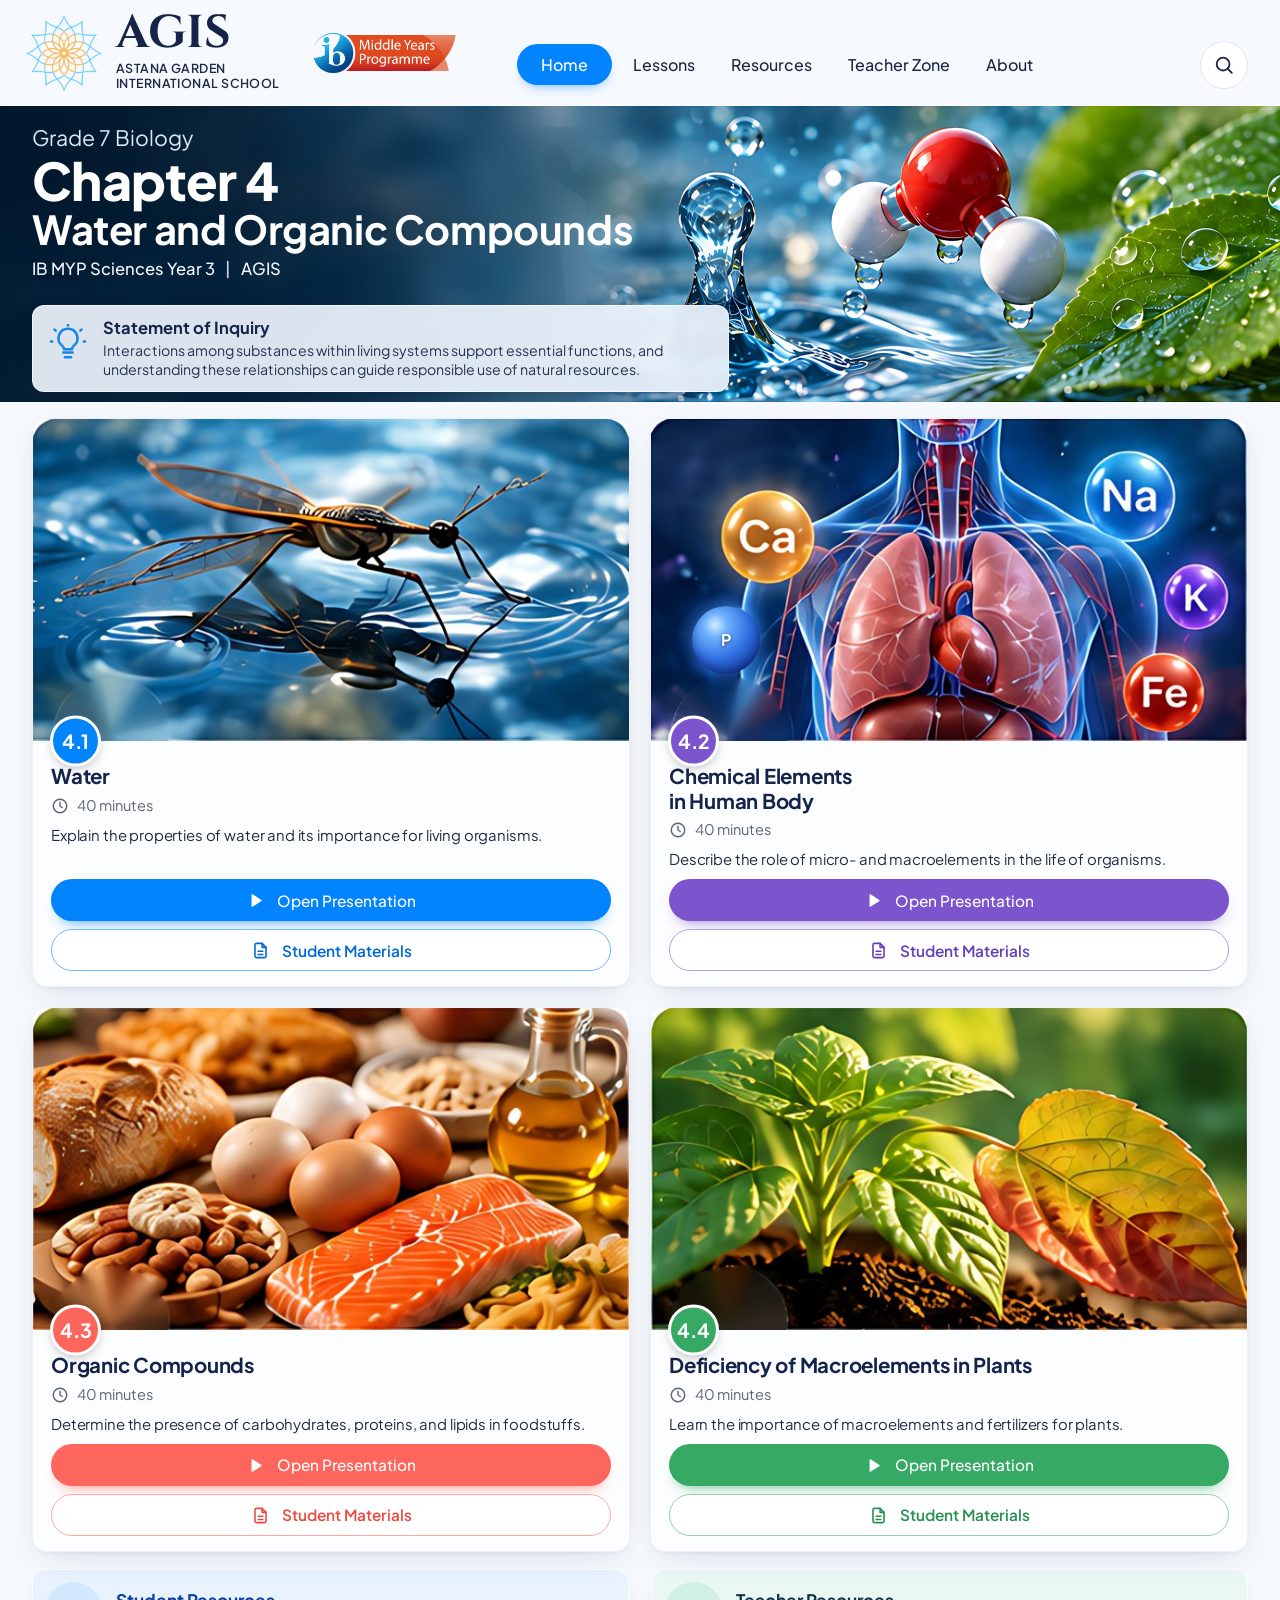
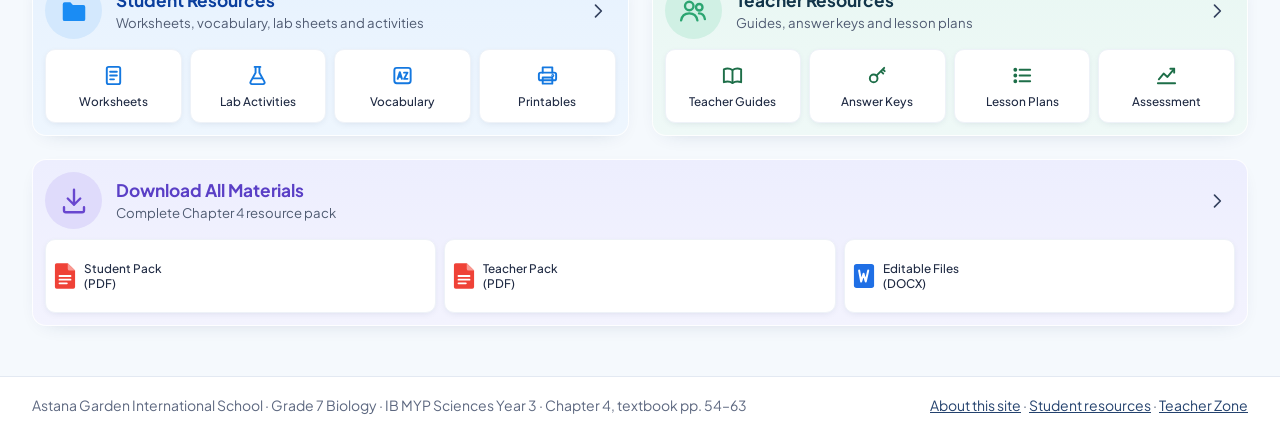
<file: index.html>
<!doctype html>
<html lang="en">
<head>
<meta charset="utf-8">
<meta name="viewport" content="width=device-width,initial-scale=1,viewport-fit=cover">
<title>Grade 7 Biology · Chapter 4 · Water and Organic Compounds · AGIS</title>
<meta name="description" content="Grade 7 Biology, Chapter 4: Water and Organic Compounds — four interactive lessons with student resources. IB MYP Sciences Year 3, AGIS.">
<meta name="theme-color" content="#0184fd">
<link rel="icon" type="image/png" href="site/img/agis_emblem.png">
<link rel="preload" href="site/fonts/jakarta-400.woff2" as="font" type="font/woff2" crossorigin>
<link rel="preload" href="site/fonts/jakarta-700.woff2" as="font" type="font/woff2" crossorigin>
<link rel="stylesheet" href="site/css/site.css">
</head>
<body data-page="home">
<a class="skip" href="#main">Skip to content</a>
<header class="site-header">
  <div class="wrap bar">
    <a class="brand" href="index.html" aria-label="AGIS — Astana Garden International School, Chapter 4 home">
      <img class="emblem" src="site/img/agis_emblem.png" width="90" height="90" alt="">
      <span class="words"><span class="agis">AGIS</span><span class="school">Astana Garden<br>International School</span></span>
    </a>
    <span class="myp"><img src="Assets/logos/IB_MYP_logo.png" width="195" height="78" alt="IB Middle Years Programme"></span>
    <nav class="nav" id="site-nav" aria-label="Main">
      <a href="index.html" aria-current="page">Home</a>
      <a href="index.html#lessons">Lessons</a>
      <a href="resources.html">Resources</a>
      <a href="teacher-zone.html">Teacher Zone</a>
      <a href="about.html">About</a>
    </nav>
    <button class="menu-btn" type="button" aria-controls="site-nav" aria-expanded="false" aria-label="Open menu"><svg class="i" viewBox="0 0 24 24" aria-hidden="true"><path d="M4 7h16M4 12h16M4 17h16"/></svg></button>
    <button class="search-btn" type="button" data-open-search aria-label="Search lessons and resources" title="Search (press /)"><svg class="i" viewBox="0 0 24 24" aria-hidden="true"><circle cx="11" cy="11" r="7"/><path d="M20.5 20.5l-4.6-4.6"/></svg></button>
  </div>
</header>
<main id="main">
<section class="hero" aria-labelledby="hero-title">
  <div class="wrap">
    <p class="grade">Grade 7 Biology</p>
    <h1 id="hero-title">Chapter 4 <span class="sub">Water and Organic Compounds</span></h1>
    <p class="meta">IB MYP Sciences Year 3<span aria-hidden="true">|</span>AGIS</p>
    <div class="soi" role="note" aria-labelledby="soi-h">
      <svg class="i bulb" viewBox="0 0 24 24" aria-hidden="true"><path d="M9 18h6M10 21h4"/><path d="M12 3a6 6 0 0 0-3.6 10.8c.7.6 1.1 1.3 1.1 2.2h5c0-.9.4-1.6 1.1-2.2A6 6 0 0 0 12 3z"/><path d="M12 1v-.5M4.2 4.2l-.7-.7M19.8 4.2l.7-.7M2 11h-.8M22.8 11H22"/></svg>
      <div><h2 id="soi-h">Statement of Inquiry</h2><p>Interactions among substances within living systems support essential functions, and understanding these relationships can guide responsible use of natural resources.</p></div>
    </div>
  </div>
</section>

<section class="lessons wrap" id="lessons" aria-label="Lessons">
  <div class="cards">
    <article class="card blue" id="lesson-4.1">
      <div class="cover"><img src="site/img/lesson_4.1.jpg" width="644" height="348" alt="A water strider standing on the surface of water"></div>
      <div class="body">
        <span class="num" aria-hidden="true">4.1</span>
        <h3><span class="sr-only">Lesson 4.1: </span>Water</h3>
        <div class="dur"><svg class="i" viewBox="0 0 24 24" aria-hidden="true"><circle cx="12" cy="12" r="9"/><path d="M12 7v5l3 2"/></svg><span>40 minutes</span></div>
        <p class="obj">Explain the properties of water and its importance for living organisms.</p>
        <div class="actions">
          <a class="btn solid" href="HTML_Presentations/4.1_Water/index.html"><svg class="i" viewBox="0 0 24 24" aria-hidden="true"><path d="M7 4.8v14.4a.8.8 0 0 0 1.2.7l11.3-7.2a.8.8 0 0 0 0-1.4L8.2 4.1A.8.8 0 0 0 7 4.8z"/></svg><span>Open Presentation</span></a>
          <a class="btn line" href="resources.html?lesson=4.1"><svg class="i" viewBox="0 0 24 24" aria-hidden="true"><path d="M14 3H7a2 2 0 0 0-2 2v14a2 2 0 0 0 2 2h10a2 2 0 0 0 2-2V8z"/><path d="M14 3v5h5M9 13h6M9 17h6"/></svg><span>Student Materials</span></a>
        </div>
      </div>
    </article>
    <article class="card purple" id="lesson-4.2">
      <div class="cover"><img src="site/img/lesson_4.2.jpg" width="644" height="348" alt="Human body organs surrounded by chemical element symbols"><span class="el-bubble" aria-hidden="true">P</span></div>
      <div class="body">
        <span class="num" aria-hidden="true">4.2</span>
        <h3><span class="sr-only">Lesson 4.2: </span>Chemical Elements <span class="br">in Human Body</span></h3>
        <div class="dur"><svg class="i" viewBox="0 0 24 24" aria-hidden="true"><circle cx="12" cy="12" r="9"/><path d="M12 7v5l3 2"/></svg><span>40 minutes</span></div>
        <p class="obj">Describe the role of micro- and macroelements in the life of organisms.</p>
        <div class="actions">
          <a class="btn solid" href="HTML_Presentations/4.2_Chemical_Elements/index.html"><svg class="i" viewBox="0 0 24 24" aria-hidden="true"><path d="M7 4.8v14.4a.8.8 0 0 0 1.2.7l11.3-7.2a.8.8 0 0 0 0-1.4L8.2 4.1A.8.8 0 0 0 7 4.8z"/></svg><span>Open Presentation</span></a>
          <a class="btn line" href="resources.html?lesson=4.2"><svg class="i" viewBox="0 0 24 24" aria-hidden="true"><path d="M14 3H7a2 2 0 0 0-2 2v14a2 2 0 0 0 2 2h10a2 2 0 0 0 2-2V8z"/><path d="M14 3v5h5M9 13h6M9 17h6"/></svg><span>Student Materials</span></a>
        </div>
      </div>
    </article>
    <article class="card coral" id="lesson-4.3">
      <div class="cover"><img src="site/img/lesson_4.3.jpg" width="644" height="348" alt="Bread, eggs, nuts, salmon and oil — foods rich in carbohydrates, proteins and lipids"></div>
      <div class="body">
        <span class="num" aria-hidden="true">4.3</span>
        <h3><span class="sr-only">Lesson 4.3: </span>Organic Compounds</h3>
        <div class="dur"><svg class="i" viewBox="0 0 24 24" aria-hidden="true"><circle cx="12" cy="12" r="9"/><path d="M12 7v5l3 2"/></svg><span>40 minutes</span></div>
        <p class="obj">Determine the presence of carbohydrates, proteins, and lipids in foodstuffs.</p>
        <div class="actions">
          <a class="btn solid" href="HTML_Presentations/4.3_Organic_Compounds/index.html"><svg class="i" viewBox="0 0 24 24" aria-hidden="true"><path d="M7 4.8v14.4a.8.8 0 0 0 1.2.7l11.3-7.2a.8.8 0 0 0 0-1.4L8.2 4.1A.8.8 0 0 0 7 4.8z"/></svg><span>Open Presentation</span></a>
          <a class="btn line" href="resources.html?lesson=4.3"><svg class="i" viewBox="0 0 24 24" aria-hidden="true"><path d="M14 3H7a2 2 0 0 0-2 2v14a2 2 0 0 0 2 2h10a2 2 0 0 0 2-2V8z"/><path d="M14 3v5h5M9 13h6M9 17h6"/></svg><span>Student Materials</span></a>
        </div>
      </div>
    </article>
    <article class="card green" id="lesson-4.4">
      <div class="cover"><img src="site/img/lesson_4.4.jpg" width="644" height="348" alt="A healthy green plant next to a yellowing, nutrient-deficient leaf"></div>
      <div class="body">
        <span class="num" aria-hidden="true">4.4</span>
        <h3><span class="sr-only">Lesson 4.4: </span>Deficiency of Macroelements in Plants</h3>
        <div class="dur"><svg class="i" viewBox="0 0 24 24" aria-hidden="true"><circle cx="12" cy="12" r="9"/><path d="M12 7v5l3 2"/></svg><span>40 minutes</span></div>
        <p class="obj">Learn the importance of macroelements and fertilizers for plants.</p>
        <div class="actions">
          <a class="btn solid" href="HTML_Presentations/4.4_Macroelements_in_Plants/index.html"><svg class="i" viewBox="0 0 24 24" aria-hidden="true"><path d="M7 4.8v14.4a.8.8 0 0 0 1.2.7l11.3-7.2a.8.8 0 0 0 0-1.4L8.2 4.1A.8.8 0 0 0 7 4.8z"/></svg><span>Open Presentation</span></a>
          <a class="btn line" href="resources.html?lesson=4.4"><svg class="i" viewBox="0 0 24 24" aria-hidden="true"><path d="M14 3H7a2 2 0 0 0-2 2v14a2 2 0 0 0 2 2h10a2 2 0 0 0 2-2V8z"/><path d="M14 3v5h5M9 13h6M9 17h6"/></svg><span>Student Materials</span></a>
        </div>
      </div>
    </article>
  </div>
</section>

<section class="wrap panels" aria-label="Resources and downloads">
  <div class="panel stu">
    <a class="panel-head" href="resources.html">
      <span class="ic"><svg class="i fill" viewBox="0 0 24 24" aria-hidden="true"><path d="M3 6.5A1.5 1.5 0 0 1 4.5 5h4.6l2 2.2h8.4A1.5 1.5 0 0 1 21 8.7v9.8a1.5 1.5 0 0 1-1.5 1.5h-15A1.5 1.5 0 0 1 3 18.5z"/></svg></span>
      <span><h2>Student Resources</h2><p>Worksheets, vocabulary, lab sheets and activities</p></span>
      <svg class="i chev" viewBox="0 0 24 24" aria-hidden="true"><path d="M9 5l7 7-7 7"/></svg>
    </a>
    <div class="tiles">
        <a class="tile" href="resources.html?type=worksheets"><svg class="i" viewBox="0 0 24 24" aria-hidden="true"><rect x="5" y="3" width="14" height="18" rx="2"/><path d="M8.5 8h7M8.5 12h7M8.5 16h4"/><rect x="8.5" y="7" width="0" height="0"/></svg><span>Worksheets</span></a>
        <a class="tile" href="resources.html?type=lab"><svg class="i" viewBox="0 0 24 24" aria-hidden="true"><path d="M9 3h6M10 3v6.2L4.8 18.4A1.7 1.7 0 0 0 6.3 21h11.4a1.7 1.7 0 0 0 1.5-2.6L14 9.2V3"/><path d="M7.2 15h9.6"/></svg><span>Lab Activities</span></a>
        <a class="tile" href="resources.html?type=vocabulary"><svg class="i" viewBox="0 0 24 24" aria-hidden="true"><rect x="3.5" y="4" width="17" height="16" rx="2.5"/><path d="M7 15.5l2.2-7 2.2 7M7.7 13.3h3M13.6 9h3.6l-3.6 6.5h3.6"/></svg><span>Vocabulary</span></a>
        <a class="tile" href="resources.html?type=printables"><svg class="i" viewBox="0 0 24 24" aria-hidden="true"><path d="M7 9V3.5h10V9"/><rect x="3" y="9" width="18" height="8" rx="2"/><path d="M7 14h10v6.5H7z"/><circle cx="17.5" cy="12" r=".6"/></svg><span>Printables</span></a>
    </div>
  </div>
  <div class="panel tea">
    <a class="panel-head" href="teacher-zone.html">
      <span class="ic"><svg class="i" viewBox="0 0 24 24" aria-hidden="true"><circle cx="9" cy="8" r="3.4"/><path d="M2.5 19.5c.6-3.6 3.3-5.6 6.5-5.6s5.9 2 6.5 5.6"/><circle cx="17" cy="9" r="2.6"/><path d="M16.8 13.9c2.6.1 4.3 1.8 4.7 4.6"/></svg></span>
      <span><h2>Teacher Resources</h2><p>Guides, answer keys and lesson plans</p></span>
      <svg class="i chev" viewBox="0 0 24 24" aria-hidden="true"><path d="M9 5l7 7-7 7"/></svg>
    </a>
    <div class="tiles">
        <a class="tile" href="teacher-zone.html#guides"><svg class="i" viewBox="0 0 24 24" aria-hidden="true"><path d="M3 5.5c3-1.2 6-1.2 9 .8 3-2 6-2 9-.8V19c-3-1.2-6-1.2-9 .8-3-2-6-2-9-.8z"/><path d="M12 6.3v13.5"/></svg><span>Teacher Guides</span></a>
        <a class="tile" href="teacher-zone.html#answer-keys"><svg class="i" viewBox="0 0 24 24" aria-hidden="true"><circle cx="8" cy="15" r="4"/><path d="M10.9 12.1L19 4M15.5 7.5l2.5 2.5M17.5 5.5l2 2"/></svg><span>Answer Keys</span></a>
        <a class="tile" href="teacher-zone.html#lesson-plans"><svg class="i" viewBox="0 0 24 24" aria-hidden="true"><path d="M9 6h11M9 12h11M9 18h11"/><circle cx="4.5" cy="6" r="1"/><circle cx="4.5" cy="12" r="1"/><circle cx="4.5" cy="18" r="1"/></svg><span>Lesson Plans</span></a>
        <a class="tile" href="teacher-zone.html#assessment"><svg class="i" viewBox="0 0 24 24" aria-hidden="true"><path d="M3 20h18"/><path d="M4 16l5-6 4 3.5L20 5"/><path d="M16 5h4v4"/></svg><span>Assessment</span></a>
    </div>
  </div>
  <div class="panel dl" id="downloads">
    <a class="panel-head" href="resources.html#packs">
      <span class="ic"><svg class="i" viewBox="0 0 24 24" aria-hidden="true"><path d="M12 3v12M7 10l5 5 5-5"/><path d="M4 17v2.5A1.5 1.5 0 0 0 5.5 21h13a1.5 1.5 0 0 0 1.5-1.5V17"/></svg></span>
      <span><h2>Download All Materials</h2><p>Complete Chapter 4 resource pack</p></span>
      <svg class="i chev" viewBox="0 0 24 24" aria-hidden="true"><path d="M9 5l7 7-7 7"/></svg>
    </a>
    <div class="tiles">
        <a class="tile" href="downloads/Grade7_Biology_Chapter4_Student_Pack.pdf" download title="21 pages · 1 MB"><svg class="doc" viewBox="0 0 24 30" aria-hidden="true"><path d="M3 1h12l8 8v18a2 2 0 0 1-2 2H3a2 2 0 0 1-2-2V3a2 2 0 0 1 2-2z" fill="#ef4237"/><path d="M15 1v6a2 2 0 0 0 2 2h6" fill="#f99a93"/><path d="M6 15h12M6 19h12M6 23h8" stroke="#fff" stroke-width="2" stroke-linecap="round"/></svg><span>Student Pack<br>(PDF)</span></a>
        <a class="tile" href="teacher-zone.html#teacher-pack" title="Teacher files are kept off the public website"><svg class="doc" viewBox="0 0 24 30" aria-hidden="true"><path d="M3 1h12l8 8v18a2 2 0 0 1-2 2H3a2 2 0 0 1-2-2V3a2 2 0 0 1 2-2z" fill="#ef4237"/><path d="M15 1v6a2 2 0 0 0 2 2h6" fill="#f99a93"/><path d="M6 15h12M6 19h12M6 23h8" stroke="#fff" stroke-width="2" stroke-linecap="round"/></svg><span>Teacher Pack<br>(PDF)</span></a>
        <a class="tile" href="downloads/Grade7_Biology_Chapter4_Student_Editable_DOCX.zip" download title="ZIP · 12 Word files"><svg class="doc" viewBox="0 0 24 30" aria-hidden="true"><rect x="1" y="2" width="22" height="26" rx="3" fill="#1f6fe5"/><path d="M5.5 9l2.2 12 2.6-8.5 2.4 8.5L15.4 9" fill="none" stroke="#fff" stroke-width="2.2" stroke-linejoin="round" stroke-linecap="round" transform="translate(1.2 0)"/></svg><span>Editable Files<br>(DOCX)</span></a>
    </div>
  </div>
</section>
</main>
<footer class="site-footer">
  <div class="wrap">
    <span>Astana Garden International School · Grade 7 Biology · IB MYP Sciences Year 3 · Chapter 4, textbook pp. 54–63</span>
    <span><a href="about.html">About this site</a> · <a href="resources.html">Student resources</a> · <a href="teacher-zone.html">Teacher Zone</a></span>
  </div>
</footer>
<dialog class="search-dlg" id="search" aria-label="Search">
  <form method="dialog" role="search">
    <svg class="i" viewBox="0 0 24 24" aria-hidden="true"><circle cx="11" cy="11" r="7"/><path d="M20.5 20.5l-4.6-4.6"/></svg>
    <label class="sr-only" for="q">Search lessons, objectives and resources</label>
    <input id="q" type="search" autocomplete="off" placeholder="Search lessons, topics, worksheets…" aria-controls="results">
    <button class="close" value="close" type="submit">Esc</button>
  </form>
  <ul class="results" id="results" aria-live="polite"></ul>
</dialog>
<script src="site/js/config.js"></script>
<script src="site/js/data.js"></script>
<script src="site/js/app.js"></script>
</body>
</html>
</file>
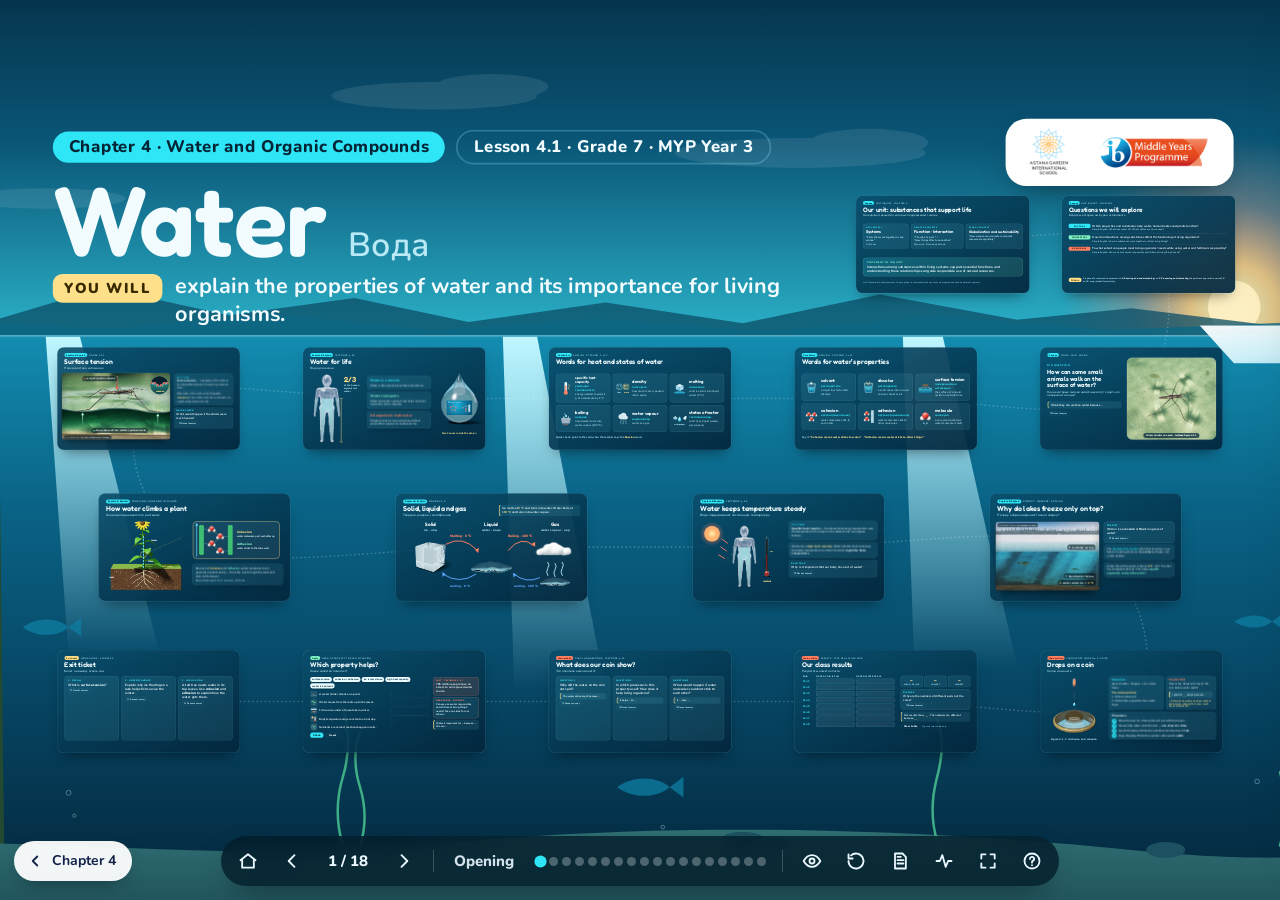
<file: HTML_Presentations/4.1_Water/index.html>
<!doctype html>
<html lang="en">
<head>
<meta charset="utf-8">
<meta name="viewport" content="width=device-width,initial-scale=1">
<title>4.1 Water · Chapter 4</title>
<link rel="stylesheet" href="../../Assets/engine/fonts.css">
<link rel="stylesheet" href="../../Assets/engine/prezi.css">
<link rel="stylesheet" href="../../Assets/engine/benchmark.css">
<style>
:root{
  --bg:#03263a; --ink:#f2fcff; --ink-soft:#b9e9f5; --ink-mute:#7fc0d3;
  --a1:#2ee6f6; --a2:#7ef0c4; --a3:#ff7f61; --a4:#5ea8ff; --a5:#ffe08a; --on-a:#032536;
  --panel:rgba(120,220,245,.10); --panel-strong:rgba(120,220,245,.18); --panel-line:rgba(150,236,255,.26);
  --frame-bg:linear-gradient(155deg,rgba(9,78,108,.9),rgba(3,38,60,.93));
  --hud-bg:rgba(2,26,40,.78);
}
.logo-plate{position:absolute;display:flex;align-items:center;gap:22px;background:#fff;border-radius:26px;padding:10px 22px;
  box-shadow:0 18px 40px -18px rgba(0,0,0,.5)}
.logo-plate img{display:block;height:64px;width:auto}
.logo-plate img.myp{height:62px}
.objective{display:flex;gap:16px;align-items:flex-start;font:700 27px/1.32 var(--font);color:var(--ink)}
.objective .tag{flex:none;font:900 18px/1 var(--font);letter-spacing:.12em;text-transform:uppercase;background:var(--a5);color:#3a2a00;padding:9px 14px;border-radius:12px;margin-top:2px}
.concept{border-radius:30px;padding:24px 26px;background:var(--panel);border:2px solid var(--panel-line)}
.concept .lab{font:900 17px/1 var(--font);letter-spacing:.14em;text-transform:uppercase;color:var(--a1)}
.concept .nm{font:600 38px/1.1 var(--display);margin-top:10px}
.concept .sf{font:700 23px/1.32 var(--font);color:var(--ink-soft);margin-top:10px}
.soi{border-radius:34px;padding:26px 34px;background:linear-gradient(120deg,rgba(46,230,246,.2),rgba(126,240,196,.14));border:2px solid rgba(126,240,196,.5)}
.iq{display:grid;grid-template-columns:200px 1fr;gap:18px;align-items:start;padding:18px 0;border-bottom:2px solid var(--panel-line)}
.iq:last-child{border-bottom:0}
.iq .k{font:900 18px/1 var(--font);letter-spacing:.12em;padding:10px 12px;border-radius:12px;text-align:center}
.iq .f{font:700 26px/1.3 var(--font)}
.iq .s{font:600 21px/1.3 var(--font);color:var(--ink-soft);margin-top:6px}
.fact{border-radius:28px;padding:20px 24px;background:rgba(255,127,97,.14);border:2px solid rgba(255,127,97,.5)}
.fact .lab{font:900 16px/1 var(--font);letter-spacing:.14em;text-transform:uppercase;color:var(--a3)}
.label{position:absolute;font:800 24px/1.2 var(--font);color:var(--ink);white-space:nowrap}
.label small{display:block;font:700 19px/1.2 var(--font);color:var(--ink-soft)}
.tally{width:100%;border-collapse:separate;border-spacing:0 8px}
.tally th{font:900 17px/1.2 var(--font);letter-spacing:.06em;text-transform:uppercase;color:var(--ink-soft);text-align:left;padding:0 10px}
.tally td{padding:0 6px}
.tally td:first-child{font:800 22px/1 var(--font);color:var(--a1);width:120px;padding-left:10px}
.tally input{width:100%;height:46px;border-radius:14px;border:2px solid var(--panel-line);background:rgba(255,255,255,.08);color:var(--ink);
  font:800 24px/1 var(--font);text-align:center;outline:none}
.tally input:focus{border-color:var(--a5);background:rgba(255,255,255,.14)}
.stat{border-radius:22px;padding:14px 18px;background:var(--panel);border:2px solid var(--panel-line);text-align:center}
.stat .v{font:600 44px/1 var(--display);color:var(--a5)}
.stat .l{font:800 16px/1.2 var(--font);letter-spacing:.08em;text-transform:uppercase;color:var(--ink-soft);margin-top:6px}
.sit{display:grid;grid-template-columns:64px 1fr 330px;gap:16px;align-items:center;padding:4px 0}
.sit .ic{width:64px;height:64px}
.sit .tx{font:700 23px/1.28 var(--font)}
.sit .slot{min-height:60px;padding:5px}
.chip{font-size:21px;padding:10px 18px;background:#eafcff;color:#05324a}
.mol-move{animation:jiggle 2.6s ease-in-out infinite}
@keyframes jiggle{0%,100%{transform:translate(0,0)}25%{transform:translate(3px,-4px)}50%{transform:translate(-2px,3px)}75%{transform:translate(4px,2px)}}
@keyframes rise{0%{transform:translateY(0);opacity:0}10%{opacity:.8}100%{transform:translateY(-900px);opacity:0}}
@keyframes sway{0%,100%{transform:rotate(-3deg)}50%{transform:rotate(3deg)}}
@keyframes waveX{from{transform:translateX(0)}to{transform:translateX(-240px)}}
@keyframes flowUp{to{stroke-dashoffset:-120}}
@keyframes dropFall{0%{transform:translateY(0);opacity:0}15%{opacity:1}70%{transform:translateY(150px);opacity:1}80%,100%{transform:translateY(160px);opacity:0}}
@keyframes ripple{0%{transform:scale(.4);opacity:.8}100%{transform:scale(1.6);opacity:0}}
@keyframes rays{0%,100%{opacity:.05}50%{opacity:.11}}
@keyframes steam{0%{transform:translateY(0) scale(.8);opacity:0}30%{opacity:.7}100%{transform:translateY(-120px) scale(1.3);opacity:0}}
@keyframes heatIn{0%{stroke-dashoffset:60;opacity:0}30%{opacity:1}100%{stroke-dashoffset:0;opacity:0}}
@keyframes swim{0%{transform:translateX(0)}50%{transform:translateX(60px)}100%{transform:translateX(0)}}
</style>
</head>
<body>
<!-- shared SVG paint library -->
<svg width="0" height="0" style="position:absolute" aria-hidden="true">
  <defs>
    <radialGradient id="gO" cx=".38" cy=".32" r=".75"><stop offset="0" stop-color="#ffb3a3"/><stop offset=".45" stop-color="#f0533a"/><stop offset="1" stop-color="#9b1d10"/></radialGradient>
    <radialGradient id="gH" cx=".35" cy=".3" r=".8"><stop offset="0" stop-color="#ffffff"/><stop offset=".6" stop-color="#e3edf4"/><stop offset="1" stop-color="#93a9b8"/></radialGradient>
    <radialGradient id="gDrop" cx=".36" cy=".3" r=".85"><stop offset="0" stop-color="#f2feff"/><stop offset=".35" stop-color="#8fe6f6"/><stop offset=".8" stop-color="#1aa7d1"/><stop offset="1" stop-color="#0a6f9c"/></radialGradient>
    <linearGradient id="gWater" x1="0" y1="0" x2="0" y2="1"><stop offset="0" stop-color="#3fd0ea"/><stop offset="1" stop-color="#0b6f99"/></linearGradient>
    <linearGradient id="gWaterDeep" x1="0" y1="0" x2="0" y2="1"><stop offset="0" stop-color="#1690b6"/><stop offset="1" stop-color="#063a58"/></linearGradient>
    <linearGradient id="gIce" x1="0" y1="0" x2="1" y2="1"><stop offset="0" stop-color="#ffffff"/><stop offset=".5" stop-color="#d6f4fb"/><stop offset="1" stop-color="#93d7ec"/></linearGradient>
    <linearGradient id="gIceSide" x1="0" y1="0" x2="0" y2="1"><stop offset="0" stop-color="#b4e7f5"/><stop offset="1" stop-color="#6cc2de"/></linearGradient>
    <linearGradient id="gCoin" x1="0" y1="0" x2="1" y2="0"><stop offset="0" stop-color="#8a6a1c"/><stop offset=".25" stop-color="#f3d27a"/><stop offset=".5" stop-color="#fff0b8"/><stop offset=".75" stop-color="#d9ac45"/><stop offset="1" stop-color="#7d5d12"/></linearGradient>
    <linearGradient id="gCoinTop" x1="0" y1="0" x2="1" y2="1"><stop offset="0" stop-color="#ffe9a3"/><stop offset="1" stop-color="#c8922c"/></linearGradient>
    <linearGradient id="gStrider" x1="0" y1="0" x2="1" y2="0"><stop offset="0" stop-color="#3b2a1a"/><stop offset=".5" stop-color="#8a6a43"/><stop offset="1" stop-color="#3b2a1a"/></linearGradient>
    <linearGradient id="gLeaf" x1="0" y1="0" x2="1" y2="1"><stop offset="0" stop-color="#8ef0a0"/><stop offset="1" stop-color="#1f9a5a"/></linearGradient>
    <linearGradient id="gSoil" x1="0" y1="0" x2="0" y2="1"><stop offset="0" stop-color="#8a5a35"/><stop offset="1" stop-color="#4a2e19"/></linearGradient>
    <linearGradient id="gSkin" x1="0" y1="0" x2="1" y2="0"><stop offset="0" stop-color="#ffd0b5"/><stop offset="1" stop-color="#f0a983"/></linearGradient>
    <radialGradient id="gDimple" cx=".5" cy=".5" r=".5"><stop offset="0" stop-color="#0b4f6c" stop-opacity=".0"/><stop offset=".6" stop-color="#0b4f6c" stop-opacity=".25"/><stop offset=".85" stop-color="#ffffff" stop-opacity=".55"/><stop offset="1" stop-color="#ffffff" stop-opacity="0"/></radialGradient>
    <radialGradient id="gSun" cx=".5" cy=".5" r=".5"><stop offset="0" stop-color="#fff4c2"/><stop offset=".25" stop-color="#ffc77a"/><stop offset=".6" stop-color="#ff7f61" stop-opacity=".35"/><stop offset="1" stop-color="#ff7f61" stop-opacity="0"/></radialGradient>
    <filter id="soft" x="-30%" y="-30%" width="160%" height="160%"><feDropShadow dx="0" dy="14" stdDeviation="14" flood-color="#00131f" flood-opacity=".45"/></filter>
    <filter id="glow" x="-50%" y="-50%" width="200%" height="200%"><feGaussianBlur stdDeviation="8" result="b"/><feMerge><feMergeNode in="b"/><feMergeNode in="SourceGraphic"/></feMerge></filter>
    <symbol id="h2o" viewBox="-44 -44 88 88"><image href="../../Assets/art/3d/shared/mol_h2o.webp" x="-44" y="-36" width="88" height="68"/></symbol>
    <!-- human outline as ONE path so it can be used inside clipPath (viewBox -150 -300 300 630) -->
    <path id="humanPath" d="M-50-238a50 50 0 1 0 100 0a50 50 0 1 0-100 0ZM-16-200H16L18-178C34-176 58-172 74-160C96-148 100-126 104-100L114 10C116 40 118 66 122 92C124 106 104 108 100 94L86-6C84-30 80-60 76-80C72-40 66-8 64 30C70 60 72 80 70 110L64 300C66 312 78 316 78 324L30 324C26 300 24 240 20 160L12 110H-12L-20 160C-24 240-26 300-30 324L-78 324C-78 316-66 312-64 300L-70 110C-72 80-70 60-64 30C-66-8-72-40-76-80C-80-60-84-30-86-6L-100 94C-104 108-124 106-122 92C-118 66-116 40-114 10L-104-100C-100-126-96-148-74-160C-58-172-34-176-18-178Z"/>
  </defs>
</svg>

<div class="prezi" data-lesson="4.1" data-journey data-rho="1.25">
<div class="viewport"><div class="world">

<!-- ================= WORLD ART: a lake cross-section ================= -->
<svg class="world-art" style="left:-7600px;top:-4800px;width:15200px;height:9600px" viewBox="-7600 -4800 15200 9600" aria-hidden="true">
  <defs>
    <linearGradient id="wSky" x1="0" y1="0" x2="0" y2="1"><stop offset="0" stop-color="#021e30"/><stop offset=".55" stop-color="#0a5576"/><stop offset="1" stop-color="#2bb1c8"/></linearGradient>
    <linearGradient id="wLake" x1="0" y1="0" x2="0" y2="1"><stop offset="0" stop-color="#138cb0"/><stop offset=".25" stop-color="#0a6487"/><stop offset=".6" stop-color="#063f5c"/><stop offset="1" stop-color="#021827"/></linearGradient>
    <linearGradient id="wRay" x1="0" y1="0" x2="0" y2="1"><stop offset="0" stop-color="#bff6ff"/><stop offset="1" stop-color="#bff6ff" stop-opacity="0"/></linearGradient>
    <linearGradient id="wSand" x1="0" y1="0" x2="0" y2="1"><stop offset="0" stop-color="#2f6f73"/><stop offset="1" stop-color="#103240"/></linearGradient>
  </defs>
  <rect x="-7600" y="-4800" width="15200" height="3800" fill="url(#wSky)"/>
  <circle cx="5200" cy="-1250" r="1500" fill="url(#gSun)" opacity=".85"/>
  <circle cx="5200" cy="-1250" r="230" fill="#fff1c4" opacity=".9"/>
  <g fill="#ffffff" opacity=".09">
    <ellipse cx="-1800" cy="-3100" rx="900" ry="120"/><ellipse cx="-1300" cy="-3180" rx="500" ry="110"/>
    <ellipse cx="1400" cy="-2600" rx="1100" ry="130"/><ellipse cx="2000" cy="-2690" rx="520" ry="120"/>
    <ellipse cx="-5200" cy="-2200" rx="700" ry="90"/>
  </g>
  <path d="M-7600-1000L-6400-1260L-5600-1150L-4700-1420L-3600-1180L-2500-1330L-1500-1120L-300-1290L900-1110L2100-1360L3300-1140L4300-1240L5600-1080L7600-1180V-1000Z" fill="#0b4c66" opacity=".75"/>
  <path d="M-7600-1000L-6000-1130L-4600-1060L-3200-1190L-1800-1050L-400-1150L1100-1040L2600-1170L4100-1050L5800-1120L7600-1040V-1000Z" fill="#0d6884" opacity=".8"/>
  <!-- lake -->
  <rect x="-7600" y="-1000" width="15200" height="5800" fill="url(#wLake)"/>
  <g class="anim"><g style="animation:waveX 9s linear infinite">
    <path d="M-7800-1000q60-26 120 0t120 0t120 0t120 0V-960H-7800Z" fill="none"/>
  </g></g>
  <path d="M-7600-1000H7600" stroke="#b8f4ff" stroke-width="10" opacity=".55"/>
  <path d="M-7600-990H7600" stroke="#ffffff" stroke-width="3" opacity=".35"/>
  <g class="anim" fill="url(#wRay)">
    <polygon points="-5200,-990 -4900,-990 -4200,1800 -5000,1800" style="animation:rays 7s ease-in-out infinite"/>
    <polygon points="-1200,-990 -900,-990 -300,2100 -1100,2100" style="animation:rays 9s ease-in-out infinite 1s"/>
    <polygon points="2300,-990 2650,-990 3300,1900 2400,1900" style="animation:rays 8s ease-in-out infinite 2s"/>
  </g>
  <!-- floating ice (right) -->
  <g>
    <path d="M4900-1090L7600-1090V-760L5200-760Z" fill="url(#gIce)" opacity=".95"/>
    <path d="M4900-1090L5200-760" stroke="#ffffff" stroke-width="6" opacity=".7"/>
  </g>
  <!-- left shore -->
  <path d="M-7600-1180C-7000-1200-6500-1120-6200-1000C-5900-880-5700-300-5600 400L-5550 4800H-7600Z" fill="#2c5b3a"/>
  <path d="M-7600-1180C-7000-1200-6500-1120-6200-1000L-6150-960C-6500-1060-7000-1130-7600-1120Z" fill="#7fd08a"/>
  <path d="M-6200-1000C-5900-880-5700-300-5600 400L-5550 4800H-6000C-6050 3000-6100 800-6350-900Z" fill="#1d3f2b" opacity=".6"/>
  <g stroke="#8ee39b" stroke-width="16" stroke-linecap="round" fill="none" opacity=".9">
    <path d="M-6900-1170q-30-300 40-560"/><path d="M-6800-1170q20-260-60-480"/><path d="M-6650-1150q-10-360 80-640"/><path d="M-6500-1120q40-240-30-420"/>
  </g>
  <!-- lake floor -->
  <path d="M-7600 3500C-5600 3300-3800 3650-1800 3450S2300 3300 4300 3500S6600 3380 7600 3450V4800H-7600Z" fill="url(#wSand)"/>
  <g fill="#1b5160">
    <ellipse cx="-3300" cy="3520" rx="160" ry="70"/><ellipse cx="-3080" cy="3540" rx="90" ry="50"/>
    <ellipse cx="900" cy="3420" rx="200" ry="80"/><ellipse cx="1180" cy="3450" rx="110" ry="55"/><ellipse cx="4600" cy="3500" rx="170" ry="70"/>
  </g>
  <g class="anim" stroke="#3fae86" stroke-width="22" fill="none" stroke-linecap="round">
    <path d="M-2600 3460q-90-300 0-600t0-600" style="transform-origin:-2600px 3460px;animation:sway 6s ease-in-out infinite"/>
    <path d="M-2450 3470q80-260 0-520t0-480" style="transform-origin:-2450px 3470px;animation:sway 7s ease-in-out infinite .6s"/>
    <path d="M2600 3420q-80-260 0-560t0-500" style="transform-origin:2600px 3420px;animation:sway 6.5s ease-in-out infinite .3s"/>
    <path d="M5600 3460q90-300 0-640" style="transform-origin:5600px 3460px;animation:sway 7.5s ease-in-out infinite 1s"/>
  </g>
  <!-- fish silhouettes between scenes -->
  <g fill="#0e7ea3" opacity=".75" class="anim">
    <g style="animation:swim 12s ease-in-out infinite"><path d="M-5400 1550c120-90 300-90 400 0c-100 90-280 90-400 0zm400 0l110-80v160z"/></g>
    <g style="animation:swim 14s ease-in-out infinite 2s"><path d="M5200 1500c100-70 250-70 330 0c-80 70-230 70-330 0zm330 0l90-66v132z"/></g>
    <g style="animation:swim 10s ease-in-out infinite 1s"><path d="M-200 2950c140-100 340-100 460 0c-120 100-320 100-460 0zm460 0l120-90v180z"/></g>
  </g>
  <g class="anim" fill="none" stroke="#c9f7ff" stroke-width="6" opacity=".5">
    <circle cx="-5000" cy="3000" r="22" style="animation:rise 14s linear infinite"/>
    <circle cx="-4950" cy="3200" r="14" style="animation:rise 16s linear infinite 3s"/>
    <circle cx="5400" cy="2900" r="20" style="animation:rise 15s linear infinite 1s"/>
    <circle cx="200" cy="3300" r="16" style="animation:rise 13s linear infinite 5s"/>
  </g>
</svg>

<!-- ================= 1. TITLE / OVERVIEW ================= -->
<section class="step" id="welcome" data-x="0" data-y="0" data-s="7" data-overview data-noclick data-phase="title" data-title="Welcome · lesson map">
  <div class="scene">
    <div class="abs" style="left:66px;top:50px;width:1000px">
      <div class="row" style="gap:14px;align-items:center">
        <span class="pill">Chapter 4 · Water and Organic Compounds</span>
        <span class="pill ghost">Lesson 4.1 · Grade 7 · MYP Year 3</span>
      </div>
      <div style="display:flex;align-items:baseline;gap:26px;margin-top:6px">
        <h1 class="h1" style="font-size:124px">Water</h1><span class="ru" style="font-size:42px">Вода</span>
      </div>
      <div class="objective" style="margin-top:2px"><span class="tag">You will</span><span>explain the properties of water and its importance for living organisms.</span></div>
    </div>
    <div class="logo-plate" style="right:58px;top:36px">
      <img src="../../Assets/logos/AGIS_logo.png" alt="Astana Garden International School logo">
      <img class="myp" src="../../Assets/logos/IB_MYP_logo.png" alt="IB Middle Years Programme logo">
    </div>
  </div>
  <aside class="notes">
    <p><b>Opening (0:00).</b> This is the lesson map: every scene sits somewhere in the lake. Press <b>→</b> or <b>Space</b> to fly into the first scene. Press <b>Home</b> or <b>O</b> any time to return here.</p>
    <p>Textbook: Biology Grade 7, Chapter 4, pp. 54–57. Objective is quoted from the “You will” box, p. 56.</p>
    <div class="warn">Before the lesson: prepare Lab 2 trays (coin, dropper, cup of water, paper towel) for each pair. Print the Lab 2 worksheet and vocabulary sheet.</div>
  </aside>
</section>

<!-- ================= 2. UNIT: CONCEPTS + SOI ================= -->
<section class="step" id="unit" data-x="2650" data-y="-1800" data-s=".95" data-phase="engage" data-title="Our unit inquiry">
  <div class="frame"></div>
  <div class="scene">
    <div class="phase-tag"><span class="pill">Engage</span><span class="t">UNIT INQUIRY · CHAPTER 4</span></div>
    <div class="scene-title"><div class="h2">Our unit: substances that support life</div><div class="ru">Наш раздел: вещества, которые поддерживают жизнь</div></div>
    <div class="abs" style="left:64px;right:64px;top:262px;display:grid;grid-template-columns:1fr 1.15fr 1.25fr;gap:22px">
      <div class="concept" data-build="1"><div class="lab">Key concept</div><div class="nm">Systems</div><div class="sf">“Parts that work together as one whole.”</div><div class="ru small" style="margin-top:8px">Системы</div></div>
      <div class="concept" data-build="1"><div class="lab">Related concepts</div><div class="nm">Function · Interaction</div><div class="sf">“The job of a part.” /<br>“How things affect one another.”</div><div class="ru small" style="margin-top:8px">Функция · Взаимодействие</div></div>
      <div class="concept" data-build="1"><div class="lab">Global context</div><div class="nm" style="font-size:32px">Globalization and sustainability</div><div class="sf">“How people can use water and plant resources responsibly.”</div></div>
    </div>
    <div class="soi abs" style="left:64px;right:64px;top:574px" data-build="2">
      <div class="kicker" style="color:var(--a2)">Statement of inquiry</div>
      <div style="font:700 31px/1.34 var(--font);margin-top:10px">Interactions among substances within living systems support essential functions, and understanding these relationships can guide responsible use of natural resources.</div>
    </div>
    <div class="abs mute" style="left:66px;bottom:92px;font:700 18px/1.2 var(--font)">Unit Planner draft: the statement of inquiry, global context exploration and tasks are proposed and need department approval.</div>
  </div>
  <aside class="notes">
    <p><b>Engage (≈1 min).</b> Read the key concept and the student-friendly meanings together. Students repeat “system — parts that work together”.</p>
    <p>Say: “In this unit, water, chemical elements and food molecules are parts of living systems. Today we start with water.”</p>
    <div class="warn">The wording is copied exactly from the Chapter 4 Unit Planner. The planner marks the global-context exploration, the SoI and the assessment tasks as proposed (department approval required).</div>
  </aside>
</section>

<!-- ================= 3. UNIT: INQUIRY QUESTIONS + CRITERIA ================= -->
<section class="step" id="questions" data-x="4450" data-y="-1800" data-s=".95" data-phase="engage" data-title="Inquiry questions">
  <div class="frame"></div>
  <div class="scene">
    <div class="phase-tag"><span class="pill">Engage</span><span class="t">UNIT INQUIRY · CHAPTER 4</span></div>
    <div class="scene-title"><div class="h2">Questions we will explore</div><div class="ru">Вопросы, которые мы будем исследовать</div></div>
    <div class="abs" style="left:64px;right:64px;top:244px">
      <div class="iq"><div class="k" style="background:var(--a1);color:var(--on-a)">FACTUAL</div><div><div class="f">Which properties and substances help water, human bodies and plants function?</div><div class="s">Simple English: What does water do? What substances do we need?</div></div></div>
      <div class="iq"><div class="k" style="background:var(--a2);color:#053a2a">CONCEPTUAL</div><div><div class="f">How do interactions among substances affect the functioning of living organisms?</div><div class="s">Simple English: How do substances work together or affect living things?</div></div></div>
      <div class="iq"><div class="k" style="background:var(--a3);color:#3d1206">DEBATABLE</div><div><div class="f">To what extent can people meet living organisms’ needs while using water and fertilizers responsibly?</div><div class="s">Simple English: Can we use resources responsibly and still meet living things’ needs?</div></div></div>
    </div>
    <div class="abs" style="left:64px;right:64px;bottom:96px;display:flex;gap:14px;align-items:center;font:700 20px/1.3 var(--font);color:var(--ink-soft)">
      <span class="pill" style="background:var(--a5);color:#3a2a00;flex:none">Criteria</span>
      <span>Proposed for summative assessment: <b style="color:var(--ink)">A Knowing and understanding</b> and <b style="color:var(--ink)">C Processing and evaluating</b> (department approval required). B and D are practised formatively.</span>
    </div>
  </div>
  <aside class="notes">
    <p><b>Engage (≈1 min).</b> Point to the Factual question: “Today we answer: what does water do?” Leave the Debatable question visible as the lesson’s final discussion link (Apply scene).</p>
    <p>Lesson 4.1 is formative. It practises Criterion A (describe and apply scientific knowledge) and data recording for Criterion C (Lab 2 results).</p>
    <div class="warn">Do not tell students this lesson is summatively assessed. The planner proposes two separate assessment periods (Lessons 5–6) after the four teaching lessons.</div>
  </aside>
</section>

<!-- ================= 4. BIG QUESTION ================= -->
<section class="step" id="bigq" data-x="4300" data-y="-450" data-s="1" data-phase="engage" data-title="Big question: walking on water">
  <div class="frame"></div>
  <div class="scene">
    <div class="phase-tag"><span class="pill">Engage</span><span class="t">THINK · PAIR · SHARE</span></div>
    <svg class="abs anim" style="left:0;top:0" width="1600" height="900" viewBox="0 0 1600 900" aria-label="Water striders standing on the surface of water">
      <defs>
        <radialGradient id="bqPond" cx=".6" cy=".55" r=".75"><stop offset="0" stop-color="#9fd8e6"/><stop offset=".6" stop-color="#5aa9c4"/><stop offset="1" stop-color="#2c7593"/></radialGradient>
        <clipPath id="bqClip"><rect x="760" y="90" width="780" height="720" rx="48"/></clipPath>
      </defs>
      <g clip-path="url(#bqClip)">
        <!-- pond seen from above: 3D render of the benchmark strider scene (Render_Source/strider_scene.js, top view) -->
        <image href="../../Assets/art/3d/4.1/pond_strider_top.jpg" x="760" y="90" width="780" height="720" preserveAspectRatio="xMidYMid slice"/>
          <ellipse cx="0" cy="0" rx="96" ry="17" fill="url(#gStrider)"/><ellipse cx="-104" cy="0" rx="18" ry="12" fill="#3b2a1a"/>
        </g>
      </g>
      <rect x="760" y="90" width="780" height="720" rx="48" fill="none" stroke="rgba(255,255,255,.35)" stroke-width="3"/>
      <rect x="905" y="752" width="490" height="44" rx="22" fill="rgba(3,38,60,.72)"/><text x="1150" y="781" text-anchor="middle" fill="#ffffff" font-family="Nunito" font-weight="800" font-size="21">Water striders on a pond · textbook Figure 4.1.1</text>
    </svg>
    <div class="abs" style="left:64px;top:150px;width:650px">
      <div class="kicker">Big question</div>
      <div class="h2" style="font-size:54px;margin-top:14px">How can some small animals walk on the surface of water?</div>
      <div class="ru" style="margin-top:14px">Как некоторые мелкие животные могут ходить по поверхности воды?</div>
      <div class="frame-box" style="margin-top:34px" data-build="1">I think they can walk on water because <i>…</i></div>
      <div class="qa" data-build="1" style="margin-top:14px">
        <button class="reveal-btn">&#128065; Reveal answer</button>
        <div class="answer">Water has <b>surface tension</b>: the surface of water resists an external force. Today we find out why.</div>
      </div>
    </div>
  </div>
  <aside class="notes">
    <p><b>Engage (0:00–4:00). Participation 1 — Think–Pair–Share.</b> 30 s think, 1 min pair, 1 min share. Students use the sentence frame (press → to show it).</p>
    <div class="exp"><b>Expected ideas:</b> “They are light.” “Their legs are long.” “The water surface holds them.” Accept all; do not correct yet. Reveal the textbook idea only after sharing.</div>
    <p>Textbook question, p. 56. Image idea from Figure 4.1.1 (surface tension).</p>
  </aside>
</section>

<!-- ================= 5. VOCABULARY 1 ================= -->
<section class="step" id="vocab1" data-x="2150" data-y="-450" data-s="1" data-phase="vocab" data-title="Vocabulary 1">
  <div class="frame"></div>
  <div class="scene">
    <div class="phase-tag"><span class="pill">Vocabulary</span><span class="t">ENGLISH · РУССКИЙ · 1 of 2</span></div>
    <div class="scene-title"><div class="h2">Words for water’s properties</div></div>
    <div class="vocab c3" style="top:232px">
      <div class="vcard"><svg class="ic" viewBox="0 0 120 120"><path d="M30 34h60l-8 66H38z" fill="rgba(255,255,255,.12)" stroke="#bff6ff" stroke-width="4"/><path d="M34 60h52l-5 38H39z" fill="url(#gWater)"/><g fill="#fff"><rect x="50" y="22" width="16" height="16" rx="3" opacity=".9"/><circle cx="52" cy="76" r="4" opacity=".6"/><circle cx="66" cy="84" r="3" opacity=".5"/></g></svg>
        <div class="en">solvent</div><div class="rus">растворитель</div><div class="def">a liquid in which solids dissolve</div></div>
      <div class="vcard"><svg class="ic" viewBox="0 0 120 120"><path d="M28 30h64l-8 70H36z" fill="rgba(255,255,255,.12)" stroke="#bff6ff" stroke-width="4"/><path d="M32 54h56l-6 44H38z" fill="url(#gWater)"/><path d="M46 20l8 18M70 20l-6 18" stroke="#ffe08a" stroke-width="5" stroke-linecap="round"/><g fill="#ffe08a"><circle cx="50" cy="70" r="3"/><circle cx="62" cy="80" r="3"/><circle cx="72" cy="66" r="3"/></g></svg>
        <div class="en">dissolve</div><div class="rus">растворяться</div><div class="def">a solid mixes into a liquid and we cannot see it</div></div>
      <div class="vcard"><svg class="ic" viewBox="0 0 120 120"><path d="M8 70q26 0 32-10q6-10 12 0q8 12 16 0q6-10 12 0q6 10 32 10" fill="none" stroke="#bff6ff" stroke-width="4"/><rect x="8" y="72" width="104" height="34" rx="6" fill="url(#gWater)" opacity=".8"/><ellipse cx="60" cy="44" rx="26" ry="7" fill="#8a6a43"/><path d="M40 46L46 60M80 46L74 60M60 50v10" stroke="#3a2a19" stroke-width="3"/></svg>
        <div class="en">surface tension</div><div class="rus">поверхностное натяжение</div><div class="def">the surface of a liquid resists an outside force</div></div>
      <div class="vcard"><svg class="ic" viewBox="0 0 120 120"><g stroke="#ffe08a" stroke-width="3" stroke-dasharray="4 4"><path d="M38 44L82 44M38 44L60 82M82 44L60 82"/></g><use href="#h2o" x="14" y="20" width="48" height="48"/><use href="#h2o" x="58" y="20" width="48" height="48"/><use href="#h2o" x="36" y="58" width="48" height="48"/></svg>
        <div class="en">cohesion</div><div class="rus">когезия (сцепление)</div><div class="def">water molecules stick to each other</div></div>
      <div class="vcard"><svg class="ic" viewBox="0 0 120 120"><rect x="80" y="10" width="22" height="100" rx="4" fill="#cfeef7" opacity=".85"/><g stroke="#ffe08a" stroke-width="3" stroke-dasharray="4 4"><path d="M58 36L80 36M58 80L80 80"/></g><use href="#h2o" x="22" y="12" width="48" height="48"/><use href="#h2o" x="22" y="56" width="48" height="48"/></svg>
        <div class="en">adhesion</div><div class="rus">адгезия (прилипание)</div><div class="def">water molecules stick to other molecules</div></div>
      <div class="vcard"><svg class="ic" viewBox="0 0 120 120"><use href="#h2o" x="16" y="16" width="88" height="88"/><text x="60" y="114" text-anchor="middle" fill="#bff6ff" font-family="Nunito" font-weight="900" font-size="16">H₂O</text></svg>
        <div class="en">molecule</div><div class="rus">молекула</div><div class="def">a very small particle; a water molecule is H₂O</div></div>
    </div>
    <div class="abs" style="left:64px;bottom:96px;font:700 23px/1.3 var(--font);color:var(--ink-soft)">Say it: <b style="color:var(--a5)">“Cohesion means water sticks to water.”</b> · <b style="color:var(--a5)">“Adhesion means water sticks to other things.”</b></div>
  </div>
  <aside class="notes">
    <p><b>Vocabulary (4:00–6:30).</b> Choral repetition: teacher says each English word, class repeats twice. Point to the picture, then the Russian word.</p>
    <p><b>Participation 2:</b> “Show me with your hands”: two fists together = cohesion; fist on desk = adhesion.</p>
    <p>Russian terms follow the textbook Terminology box (p. 57): cohesion — когезия, adhesion — прилипание, surface tension — поверхностное натяжение. The planner also lists “сцепление” for cohesion.</p>
    <p>Students keep the Vocabulary sheet open on their desks during the lesson.</p>
  </aside>
</section>

<!-- ================= 6. VOCABULARY 2 ================= -->
<section class="step" id="vocab2" data-x="0" data-y="-450" data-s="1" data-phase="vocab" data-title="Vocabulary 2">
  <div class="frame"></div>
  <div class="scene">
    <div class="phase-tag"><span class="pill">Vocabulary</span><span class="t">ENGLISH · РУССКИЙ · 2 of 2</span></div>
    <div class="scene-title"><div class="h2">Words for heat and states of water</div></div>
    <div class="vocab c3" style="top:232px">
      <div class="vcard"><svg class="ic" viewBox="0 0 120 120"><rect x="50" y="12" width="20" height="74" rx="10" fill="#e8fbff"/><rect x="55" y="40" width="10" height="50" rx="5" fill="#ff7f61"/><circle cx="60" cy="96" r="16" fill="#ff7f61"/><path d="M84 30q10 10 0 20t0 20" stroke="#ffe08a" stroke-width="4" fill="none" stroke-linecap="round"/></svg>
        <div class="en" style="font-size:31px">specific heat capacity</div><div class="rus">удельная теплоёмкость</div><div class="def">energy needed to warm 1 g of a substance by 1 °C</div></div>
      <div class="vcard"><svg class="ic" viewBox="0 0 120 120"><rect x="14" y="30" width="40" height="40" rx="6" fill="none" stroke="#bff6ff" stroke-width="3"/><g fill="#bff6ff"><circle cx="24" cy="40" r="4"/><circle cx="44" cy="44" r="4"/><circle cx="30" cy="60" r="4"/></g><rect x="66" y="30" width="40" height="40" rx="6" fill="none" stroke="#ffe08a" stroke-width="3"/><g fill="#ffe08a"><circle cx="74" cy="38" r="4"/><circle cx="84" cy="38" r="4"/><circle cx="94" cy="38" r="4"/><circle cx="74" cy="50" r="4"/><circle cx="84" cy="50" r="4"/><circle cx="94" cy="50" r="4"/><circle cx="74" cy="62" r="4"/><circle cx="84" cy="62" r="4"/><circle cx="94" cy="62" r="4"/></g><text x="34" y="96" text-anchor="middle" fill="#bff6ff" font-family="Nunito" font-weight="900" font-size="15">less</text><text x="86" y="96" text-anchor="middle" fill="#ffe08a" font-family="Nunito" font-weight="900" font-size="15">more</text></svg>
        <div class="en">density</div><div class="rus">плотность</div><div class="def">how much mass is packed into a space</div></div>
      <div class="vcard"><svg class="ic" viewBox="0 0 120 120"><g transform="translate(20 22)"><path d="M10 20L40 6L70 20L40 34Z" fill="url(#gIce)"/><path d="M10 20V48L40 62V34Z" fill="url(#gIceSide)"/><path d="M70 20V48L40 62V34Z" fill="#a9def0"/></g><ellipse cx="60" cy="96" rx="44" ry="10" fill="url(#gWater)"/></svg>
        <div class="en">melting</div><div class="rus">плавление</div><div class="def">solid ice turns into liquid water (0 °C)</div></div>
      <div class="vcard"><svg class="ic" viewBox="0 0 120 120"><path d="M22 60h76l-8 40H30z" fill="#9fb3c2"/><path d="M26 60h68" stroke="#e8fbff" stroke-width="4"/><g fill="#bff6ff"><circle cx="44" cy="50" r="6"/><circle cx="62" cy="40" r="8"/><circle cx="80" cy="50" r="5"/><circle cx="54" cy="26" r="5"/></g><path d="M40 108q6-6 12 0t12 0t12 0" stroke="#ff7f61" stroke-width="4" fill="none"/></svg>
        <div class="en">boiling</div><div class="rus">кипение</div><div class="def">liquid water turns into water vapour (100 °C)</div></div>
      <div class="vcard"><svg class="ic" viewBox="0 0 120 120"><g fill="#e8fbff" opacity=".9"><circle cx="44" cy="46" r="18"/><circle cx="66" cy="38" r="22"/><circle cx="84" cy="52" r="16"/><rect x="40" y="46" width="52" height="20" rx="10"/></g><g stroke="#bff6ff" stroke-width="4" fill="none" stroke-linecap="round" opacity=".8"><path d="M46 100q-8-10 0-20t0-14"/><path d="M66 104q-8-10 0-20t0-16"/><path d="M86 100q-8-10 0-20"/></g></svg>
        <div class="en">water vapour</div><div class="rus">водяной пар</div><div class="def">water as a gas</div></div>
      <div class="vcard"><svg class="ic" viewBox="0 0 120 120"><g transform="translate(6 40) scale(.5)"><path d="M10 20L40 6L70 20L40 34Z" fill="url(#gIce)"/><path d="M10 20V48L40 62V34Z" fill="url(#gIceSide)"/><path d="M70 20V48L40 62V34Z" fill="#a9def0"/></g><path d="M60 46c0 0-14 16-14 26a14 14 0 0 0 28 0c0-10-14-26-14-26z" fill="url(#gDrop)"/><g fill="#e8fbff"><circle cx="96" cy="58" r="8"/><circle cx="106" cy="50" r="9"/><circle cx="104" cy="64" r="7"/></g><text x="60" y="108" text-anchor="middle" fill="#bff6ff" font-family="Nunito" font-weight="900" font-size="13">solid · liquid · gas</text></svg>
        <div class="en">states of water</div><div class="rus">состояния воды</div><div class="def">solid (ice), liquid (water), gas (vapour)</div></div>
    </div>
    <div class="abs" style="left:64px;bottom:96px;font:700 23px/1.3 var(--font);color:var(--ink-soft)">Quick check: point to the card when the teacher says the <b style="color:var(--a5)">Russian</b> word.</div>
  </div>
  <aside class="notes">
    <p><b>Vocabulary (6:30–9:00). Participation 3:</b> teacher says a Russian word; students point to / say the English card. Then reverse.</p>
    <p>Definitions are simplified from the textbook Key terms box (p. 56): <i>specific heat capacity — the amount of energy required to raise the temperature of one gram of a substance by one degree Celsius.</i></p>
    <p>Russian terms: density — плотность, melting — плавление, boiling — кипение, heat capacity — теплоёмкость (textbook Terminology, p. 57).</p>
  </aside>
</section>

<!-- ================= 7. WATER FOR LIFE ================= -->
<section class="step" id="life" data-x="-2150" data-y="-450" data-s="1" data-phase="explore" data-title="Water for life">
  <div class="frame"></div>
  <div class="scene">
    <div class="phase-tag"><span class="pill">Explore &amp; Explain</span><span class="t">TEXTBOOK p. 56</span></div>
    <div class="scene-title"><div class="h2">Water for life</div><div class="ru">Вода для жизни</div></div>
    <!-- human two-thirds water -->
    <svg class="abs anim" style="left:60px;top:236px" width="300" height="600" viewBox="-150 -300 300 630" aria-label="Human figure, two-thirds filled with water">
      <image href="../../Assets/art/3d/shared/body_water.webp" x="-150" y="-300" width="300" height="630"/>
      <path d="M118-76h28M118 324h28M132-76v400" stroke="#ffe08a" stroke-width="4"/>
    </svg>
    <div class="abs" style="left:360px;top:250px;width:150px;text-align:left">
      <div style="font:600 64px/1 var(--display);color:var(--a5)">2/3</div>
      <div style="font:800 21px/1.25 var(--font);color:var(--ink-soft);margin-top:6px">of the human organism is water</div>
    </div>
    <div class="abs col" style="left:560px;top:250px;width:560px;gap:16px">
      <div class="panel" style="padding:22px 26px" data-build="1"><div class="h4" style="color:var(--a1)">Water is a solvent</div><div class="body small" style="margin-top:6px">Water is the solvent in biochemical reactions.</div></div>
      <div class="panel" style="padding:22px 26px" data-build="2"><div class="h4" style="color:var(--a2)">Water transports</div><div class="body small" style="margin-top:6px">Water transports nutrients and helps reactions inside the cell to complete.</div></div>
      <div class="panel" style="padding:22px 26px" data-build="3"><div class="h4" style="color:var(--a3)">All organisms need water</div><div class="body small" style="margin-top:6px">People cannot survive a long time without water. Other organisms need water too.</div></div>
    </div>
    <!-- droplet portal -->
    <svg class="abs anim" style="left:1170px;top:200px" width="400" height="520" viewBox="0 0 400 520" aria-label="A water droplet — zoom inside">
      <image href="../../Assets/art/3d/4.1/drop.webp" x="31" y="23" width="403" height="463"/>
      <circle cx="200" cy="330" r="118" fill="none" stroke="#ffffff" stroke-width="3" stroke-dasharray="6 10" opacity=".75"/>
    </svg>
    <div class="abs" style="left:1196px;top:740px;width:350px;text-align:center;font:800 22px/1.25 var(--font);color:var(--a5)">Next: zoom inside the drop &#8600;</div>
  </div>
  <aside class="notes">
    <p><b>Explain (9:00–11:00).</b> Press → three times to reveal the three functions. Students read each line aloud after you.</p>
    <p>Quick check (thumbs up / down): “Only humans need water.” <b>Expected: thumbs down</b> — other organisms also need water (p. 56).</p>
    <p>Then press → to fly <b>into the droplet</b>.</p>
    <p>Optional extension (textbook Research time, p. 57): groups make a poster of the amount of water in a plant, an aquatic animal and a terrestrial animal — homework.</p>
  </aside>
</section>

<!-- ================= 8. INSIDE THE DROPLET (nested) ================= -->
<section class="step" id="droplet" data-x="-1580" data-y="-370" data-s=".14" data-nested data-phase="explore" data-title="Inside a drop: cohesion and adhesion">
  <div class="scene" style="border-radius:60px;overflow:hidden;background:radial-gradient(circle at 40% 35%,#1bb5dc 0%,#0b6f99 60%,#06496a 100%)">
    <div class="phase-tag"><span class="pill">Explore &amp; Explain</span><span class="t">INSIDE A DROP OF WATER</span></div>
    <div class="scene-title"><div class="h2">Water molecules stick together</div><div class="ru">Молекулы воды притягиваются</div></div>
    <!-- cohesion cluster -->
    <svg class="abs anim" style="left:40px;top:220px" width="760" height="560" viewBox="0 0 760 560" aria-label="Cohesion: water molecules attract each other">
      <g stroke="#ffe08a" stroke-width="5" stroke-dasharray="6 9" opacity=".9">
        <path d="M210 190L380 150M380 150L540 230M210 190L280 360M280 360L470 380M540 230L470 380M380 150L470 380"/>
      </g>
      <g class="mol-move"><use href="#h2o" x="140" y="120" width="140" height="140"/></g>
      <g class="mol-move" style="animation-delay:-.6s"><use href="#h2o" x="310" y="80" width="140" height="140"/></g>
      <g class="mol-move" style="animation-delay:-1.2s"><use href="#h2o" x="470" y="160" width="140" height="140"/></g>
      <g class="mol-move" style="animation-delay:-1.8s"><use href="#h2o" x="210" y="290" width="140" height="140"/></g>
      <g class="mol-move" style="animation-delay:-.9s"><use href="#h2o" x="400" y="310" width="140" height="140"/></g>
      <text x="380" y="530" text-anchor="middle" fill="#ffe08a" font-family="Fredoka, Nunito" font-weight="600" font-size="38">Cohesion: water + water</text>
    </svg>
    <!-- adhesion -->
    <svg class="abs anim" style="left:840px;top:220px" width="700" height="560" viewBox="0 0 700 560" aria-label="Adhesion: water molecules attract another surface">
      <rect x="520" y="40" width="110" height="440" rx="18" fill="#d9f3fa" opacity=".9"/>
      <g fill="#a8cbd6"><circle cx="560" cy="90" r="16"/><circle cx="592" cy="150" r="16"/><circle cx="560" cy="210" r="16"/><circle cx="592" cy="270" r="16"/><circle cx="560" cy="330" r="16"/><circle cx="592" cy="390" r="16"/><circle cx="560" cy="450" r="16"/></g>
      <text x="575" y="30" text-anchor="middle" fill="#e8fbff" font-family="Nunito" font-weight="800" font-size="22">other surface</text>
      <g stroke="#7ef0c4" stroke-width="5" stroke-dasharray="6 9"><path d="M420 140L520 140M420 300L520 300M420 440L520 440"/></g>
      <g class="mol-move"><use href="#h2o" x="300" y="80" width="130" height="130"/></g>
      <g class="mol-move" style="animation-delay:-1s"><use href="#h2o" x="300" y="240" width="130" height="130"/></g>
      <g class="mol-move" style="animation-delay:-2s"><use href="#h2o" x="300" y="380" width="120" height="120"/></g>
      <g class="mol-move" style="animation-delay:-1.5s"><use href="#h2o" x="140" y="170" width="120" height="120"/></g>
      <text x="300" y="530" text-anchor="middle" fill="#7ef0c4" font-family="Fredoka, Nunito" font-weight="600" font-size="38">Adhesion: water + other molecules</text>
    </svg>
  </div>
  <aside class="notes">
    <p><b>Explain (11:00–12:30).</b> The camera has zoomed inside a drop. Each red–white model is one water molecule (H₂O: oxygen red, hydrogen white).</p>
    <p>Say: “<b>Cohesion</b> — water molecules interact with each other. <b>Adhesion</b> — water interacts with other molecules.” (Textbook wording, p. 56.)</p>
    <div class="warn">The dashed lines only show attraction. Do not introduce hydrogen bonds here — they are beyond the textbook scope.</div>
  </aside>
</section>

<!-- ================= 9. SURFACE TENSION ================= -->
<section class="step" id="tension" data-x="-4300" data-y="-450" data-s="1" data-phase="explore" data-title="Surface tension">
  <div class="frame"></div>
  <div class="scene">
    <div class="phase-tag"><span class="pill">Explore &amp; Explain</span><span class="t">FIGURE 4.1.1</span></div>
    <div class="scene-title"><div class="h2">Surface tension</div><div class="ru">Поверхностное натяжение</div></div>
    <!-- 3D render (Render_Source/strider_scene.js): pond water cut open at the front; arrows are placed from the render camera -->
    <div class="bx-window" style="left:40px;top:226px;width:950px;height:582px" role="img" aria-label="Cut-away 3D view: a water strider stands on pond water. Its feet press small dips into the surface. The cut face shows the dips from the side.">
      <img class="bx-layer" src="../../Assets/art/benchmark/strider/strider_base.jpg" alt="">
      <img class="bx-layer bx-press anim" src="../../Assets/art/benchmark/strider/strider_press.jpg" alt="">
      <canvas class="bx-layer bx-seq bx-hidden bx-fade" width="1188" height="728"></canvas>
      <svg class="bx-overlay" viewBox="0 0 950 582" aria-hidden="true">
        <defs>
          <linearGradient id="bxWeight" gradientUnits="userSpaceOnUse" x1="0" y1="30" x2="0" y2="140"><stop offset="0" stop-color="#ffc2b0"/><stop offset="1" stop-color="#ff6a4d"/></linearGradient>
          <linearGradient id="bxResist" gradientUnits="userSpaceOnUse" x1="0" y1="464" x2="0" y2="350"><stop offset="0" stop-color="#7ef0c4" stop-opacity=".35"/><stop offset="1" stop-color="#a6ffdc"/></linearGradient>
          <clipPath id="bxLens"><circle cx="856" cy="106" r="80"/></clipPath>
          <linearGradient id="bxLensWater" x1="0" y1="0" x2="0" y2="1"><stop offset="0" stop-color="#2a8c84"/><stop offset="1" stop-color="#0a3a40"/></linearGradient>
        </defs>
        <g data-build="1">
          <g data-part="weight" class="bx-glow bx-fade">
            <path class="shaft bx-arrow bx-draw" d="M484 30V124" stroke="url(#bxWeight)" stroke-width="8" style="--len:110"/>
            <path class="head" d="M470 122L484 146L498 122Z" fill="#ff6a4d"/>
          </g>
          <g data-part="resist" class="bx-glow bx-fade">
            <path class="bx-arrow bx-draw" d="M183.1 456V368" stroke="url(#bxResist)" stroke-width="8" style="--len:100"/>
            <path d="M169.1 370L183.1 345L197.1 370Z" fill="#a6ffdc"/>
            <path class="bx-arrow bx-draw" d="M840.7 464V377" stroke="url(#bxResist)" stroke-width="8" style="--len:100"/>
            <path d="M826.7 379L840.7 354L854.7 379Z" fill="#a6ffdc"/>
          </g>
        </g>
        <!-- magnified surface: molecules hold together (cohesion) -->
        <g data-build="2"><g data-part="lens" class="bx-fade">
          <path class="bx-arrow bx-draw" d="M848 188L841 326" stroke="#ffe08a" stroke-width="2.5" stroke-dasharray="2 7" style="--len:140"/>
          <circle cx="841" cy="334" r="7" fill="none" stroke="#ffe08a" stroke-width="2.5"/>
          <g clip-path="url(#bxLens)">
            <rect x="770" y="20" width="172" height="172" fill="#08202c"/>
            <path d="M770 84H800Q826 84 840 104Q856 124 872 104Q886 84 912 84H942V192H770Z" fill="url(#bxLensWater)"/>
            <path d="M770 84H800Q826 84 840 104Q856 124 872 104Q886 84 912 84H942" fill="none" stroke="#c9fbff" stroke-width="2.5"/>
            <g stroke="#ffe08a" stroke-width="2.5" stroke-dasharray="3 4"><path d="M792 90H808M823 97L832 106M848 118H864M880 106L889 97M904 90H920"/></g>
            <use href="#h2o" x="770" y="73" width="30" height="30"/><use href="#h2o" x="800" y="76" width="30" height="30"/>
            <use href="#h2o" x="826" y="94" width="30" height="30"/><use href="#h2o" x="856" y="94" width="30" height="30"/>
            <use href="#h2o" x="882" y="76" width="30" height="30"/><use href="#h2o" x="912" y="73" width="30" height="30"/>
            <text x="856" y="166" text-anchor="middle" fill="#ffe08a" font-family="Nunito" font-weight="900" font-size="20">cohesion</text>
          </g>
          <circle cx="856" cy="106" r="80" fill="none" stroke="rgba(255,255,255,.55)" stroke-width="2.5"/>
        </g></g>
      </svg>
      <div class="bx-labels" data-build="1">
        <div class="bx-tag lg bx-fade" data-part="weightLabel" data-label style="left:180px;top:28px"><i style="background:#ff7f61;box-shadow:0 0 10px #ff7f61"></i>weight (pushes down)</div>
        <div class="bx-tag lg bx-fade" data-part="resistLabel" data-label style="left:262px;top:482px"><i style="background:#7ef0c4;box-shadow:0 0 10px #7ef0c4"></i>the water surface resists (pushes back)</div>
      </div>
      <div class="bx-tag" data-label style="left:16px;top:544px"><small>Cut-away view</small>the front of the water is cut open</div>
    </div>
    <div class="abs col" style="left:1020px;top:232px;width:520px;gap:16px">
      <div class="panel" style="padding:20px 24px"><div class="kicker" style="font-size:18px">Key term</div><div class="body" style="font-size:22px;margin-top:6px"><b>Surface tension</b> — a property of the surface of a liquid that allows it to resist an external force.</div>
        <div class="body" style="font-size:22px;margin-top:10px;padding-top:10px;border-top:2px solid var(--panel-line)" data-build="2">Molecules at the surface hold together (<b class="hl5">cohesion</b>). The surface acts like a thin skin, so a light animal does not sink.</div></div>
      <div class="qa" data-build="2"><div class="qcard" style="padding:18px 22px"><div class="qn">Quick check</div><div class="q" style="font-size:24px">What would happen if the strider were much heavier?</div><button class="reveal-btn">&#128065; Reveal answer</button><div class="answer" style="font-size:21px">The surface could not resist such a big force. The strider would sink.</div></div></div>
    </div>
  </div>
  <aside class="notes">
    <p><b>Explain (12:30–14:00).</b> Return to the big question. Press → to show the forces, → again for the explanation and quick check.</p>
    <p>Key term wording is from the textbook (p. 56). “Thin skin” is a comparison, not a real skin — say “like a skin”.</p>
    <div class="exp"><b>Quick check — expected:</b> it would sink; the surface can only resist a small force.</div>
    <p><b>3D view.</b> The front of the water is cut away, so students see the dips from the side. Revealing the answer (button or <b>A</b>) plays a 3-second demo: the strider gets heavier, the dips get deeper, the surface gives way and the strider sinks. Hide the answer (<b>A</b>) or press <b>R</b> to bring the strider back.</p>
  </aside>
</section>

<!-- ================= 10. WATER IN PLANTS ================= -->
<section class="step" id="plants" data-x="-3900" data-y="850" data-s="1.05" data-phase="explore" data-title="Water moves up plants">
  <div class="frame"></div>
  <div class="scene">
    <div class="phase-tag"><span class="pill">Explore &amp; Explain</span><span class="t">COHESION + ADHESION IN PLANTS</span></div>
    <div class="scene-title"><div class="h2">How water climbs a plant</div><div class="ru">Как вода поднимается по растению</div></div>
    <svg class="abs anim" style="left:60px;top:236px" width="634" height="576" viewBox="0 0 760 690" aria-label="Plant: water moves from soil through roots and stem to the leaves">
      <image href="../../Assets/art/3d/4.4/plant_map.webp" x="40" y="-38" width="777" height="722"/>
      <path d="M380 460V140" stroke="#5fd6f0" stroke-width="10" stroke-dasharray="14 16" stroke-linecap="round" style="animation:flowUp 1.6s linear infinite"/>
      <g fill="#ffffff" font-family="Nunito" font-weight="800" font-size="24">
        <text x="560" y="455" fill="#ffe08a">soil water</text>
        <text x="420" y="400">stem</text>
        <text x="450" y="190">leaves</text>
        <text x="40" y="560">roots</text>
      </g>
      <!-- zoom ring to inset -->
      <circle cx="380" cy="330" r="30" fill="none" stroke="#ffe08a" stroke-width="4"/>
      <path d="M408 320L760 160" stroke="#ffe08a" stroke-width="3" stroke-dasharray="6 8"/>
    </svg>
    <!-- inset: tube -->
    <div class="abs" style="left:780px;top:226px;width:760px" data-build="1">
      <svg width="740" height="330" viewBox="0 0 740 330" class="anim" aria-label="Inside the stem tube: water molecules hold each other and stick to the tube wall">
        <rect x="10" y="10" width="720" height="310" rx="30" fill="rgba(255,255,255,.06)" stroke="#ffe08a" stroke-width="3"/>
        <rect x="60" y="40" width="40" height="250" rx="12" fill="#3fbf72"/><rect x="300" y="40" width="40" height="250" rx="12" fill="#3fbf72"/>
        <g style="animation:swim 3s ease-in-out infinite;transform:rotate(-90deg)"></g>
        <g class="mol-move"><use href="#h2o" x="130" y="40" width="70" height="70"/></g>
        <g class="mol-move" style="animation-delay:-.5s"><use href="#h2o" x="200" y="100" width="70" height="70"/></g>
        <g class="mol-move" style="animation-delay:-1s"><use href="#h2o" x="130" y="160" width="70" height="70"/></g>
        <g class="mol-move" style="animation-delay:-1.5s"><use href="#h2o" x="200" y="220" width="70" height="70"/></g>
        <g stroke="#ffe08a" stroke-width="4" stroke-dasharray="5 6"><path d="M180 90L215 120M230 150L190 180M180 210L215 240"/></g>
        <g stroke="#7ef0c4" stroke-width="4" stroke-dasharray="5 6"><path d="M100 75H140M100 195H140M260 135H300M260 255H300"/></g>
        <path d="M40 300V30" stroke="#5fd6f0" stroke-width="6" stroke-linecap="round"/><path d="M28 46L40 22L52 46Z" fill="#5fd6f0"/>
        <text x="380" y="110" fill="#ffe08a" font-family="Nunito" font-weight="900" font-size="26">Cohesion</text>
        <text x="380" y="140" fill="#e8fbff" font-family="Nunito" font-weight="700" font-size="21">water molecules pull each other up</text>
        <text x="380" y="210" fill="#7ef0c4" font-family="Nunito" font-weight="900" font-size="26">Adhesion</text>
        <text x="380" y="240" fill="#e8fbff" font-family="Nunito" font-weight="700" font-size="21">water sticks to the tube wall</text>
      </svg>
    </div>
    <div class="abs panel" style="left:780px;top:588px;width:760px;padding:20px 26px" data-build="2">
      <div class="body small">Because of <b class="hl5">cohesion</b> and <b class="hl2">adhesion</b>, water molecules move upwards in plants easily — from the soil, through the roots and stem, to the leaves.</div>
      <div class="ru small" style="margin-top:6px">Вода поднимается от почвы к листьям.</div>
    </div>
  </div>
  <aside class="notes">
    <p><b>Explain (14:00–15:30).</b> Trace the path with your finger: soil → roots → stem → leaves. Press → for the zoomed tube, → again for the summary sentence.</p>
    <p>Textbook (p. 56): “By these two features water molecules move upwards in the plants easily.”</p>
    <p>Ask: “Which property pulls molecules up together? Which property holds water to the wall?” <b>Expected:</b> cohesion; adhesion.</p>
  </aside>
</section>

<!-- ================= 11. STATES OF WATER ================= -->
<section class="step" id="states" data-x="-1300" data-y="850" data-s="1.05" data-phase="explore" data-title="States of water">
  <div class="frame"></div>
  <div class="scene">
    <div class="phase-tag"><span class="pill">Explore &amp; Explain</span><span class="t">FIGURE 4.1.3</span></div>
    <div class="scene-title"><div class="h2">Solid, liquid and gas</div><div class="ru">Твёрдое, жидкое, газообразное</div></div>
    <svg class="abs anim" style="left:40px;top:236px" width="1520" height="560" viewBox="0 0 1520 560" aria-label="States of water: ice melts at 0 degrees, water boils at 100 degrees and turns into water vapour">
      <!-- ice -->
      <image href="../../Assets/art/3d/4.1/ice.webp" x="119" y="167" width="322" height="270"/>
      <!-- liquid -->
      <image href="../../Assets/art/3d/4.1/puddle.webp" x="568" y="323" width="382" height="114"/>
      <!-- gas -->
      <g transform="translate(1110 120)">
        <image href="../../Assets/art/3d/4.1/cloud.webp" x="19" y="50" width="301" height="158"/>
        <g class="anim" stroke="#bff6ff" stroke-width="7" fill="none" stroke-linecap="round">
          <path d="M120 330q-20-30 0-60t0-50" style="animation:steam 3s ease-out infinite"/>
          <path d="M180 340q-20-30 0-60t0-50" style="animation:steam 3s ease-out infinite 1s"/>
          <path d="M240 330q-20-30 0-60t0-50" style="animation:steam 3s ease-out infinite 2s"/>
        </g>
        <image href="../../Assets/art/3d/4.1/puddle.webp" x="39" y="340" width="281" height="84"/>
      </g>
      <!-- labels -->
      <g font-family="Fredoka, Nunito" font-weight="600" font-size="40" fill="#ffffff" text-anchor="middle">
        <text x="250" y="40">Solid</text><text x="760" y="40">Liquid</text><text x="1290" y="40">Gas</text>
      </g>
      <g font-family="Nunito" font-weight="800" font-size="24" fill="#b9e9f5" text-anchor="middle">
        <text x="250" y="76">ice · лёд</text><text x="760" y="76">water · вода</text><text x="1290" y="76">water vapour · пар</text>
      </g>
      <!-- top arrows (heating) -->
      <g data-build="1">
        <path d="M380 190Q520 110 640 240" fill="none" stroke="#ff7f61" stroke-width="8" stroke-linecap="round"/><path d="M622 236L650 262L656 222Z" fill="#ff7f61"/>
        <text x="500" y="128" text-anchor="middle" fill="#ff7f61" font-family="Nunito" font-weight="900" font-size="28">Melting · 0 °C</text>
        <path d="M900 240Q1010 110 1110 200" fill="none" stroke="#ff7f61" stroke-width="8" stroke-linecap="round"/><path d="M1094 186L1124 210L1124 172Z" fill="#ff7f61"/>
        <text x="1000" y="128" text-anchor="middle" fill="#ff7f61" font-family="Nunito" font-weight="900" font-size="28">Boiling · 100 °C</text>
      </g>
      <!-- bottom arrows (cooling) -->
      <g data-build="2">
        <path d="M1160 470Q1050 520 950 440" fill="none" stroke="#5ea8ff" stroke-width="8" stroke-linecap="round"/><path d="M968 444L940 428L944 466Z" fill="#5ea8ff"/>
        <path d="M630 440Q490 530 360 440" fill="none" stroke="#5ea8ff" stroke-width="8" stroke-linecap="round"/><path d="M378 440L350 422L354 460Z" fill="#5ea8ff"/>
        <text x="1050" y="545" text-anchor="middle" fill="#5ea8ff" font-family="Nunito" font-weight="900" font-size="25">cooling · 100 °C</text>
        <text x="495" y="545" text-anchor="middle" fill="#5ea8ff" font-family="Nunito" font-weight="900" font-size="25">cooling · 0 °C</text>
      </g>
    </svg>
    <div class="abs" style="left:860px;top:96px;width:680px" data-build="3">
      <div class="frame-box" style="font-size:24px">Ice melts at <i>0 °C</i> and turns into water. Water boils at <i>100 °C</i> and turns into water vapour.</div>
    </div>
  </div>
  <aside class="notes">
    <p><b>Explain (15:30–16:30).</b> This recreates textbook Figure 4.1.3. → shows heating arrows, → cooling arrows, → summary.</p>
    <p>Ask: “At what temperature does ice melt? Water boil?” <b>Expected:</b> 0 °C; 100 °C.</p>
    <p>The bottom arrows are unlabeled in the textbook; “cooling” is used here as a simple description.</p>
  </aside>
</section>

<!-- ================= 12. HEAT CAPACITY ================= -->
<section class="step" id="heat" data-x="1300" data-y="850" data-s="1.05" data-phase="explore" data-title="Heat capacity and body temperature">
  <div class="frame"></div>
  <div class="scene">
    <div class="phase-tag"><span class="pill">Explore &amp; Explain</span><span class="t">TEXTBOOK p. 56</span></div>
    <div class="scene-title"><div class="h2">Water keeps temperature steady</div><div class="ru">Вода поддерживает постоянную температуру</div></div>
    <svg class="abs anim" style="left:60px;top:236px" width="650" height="576" viewBox="0 0 700 620" aria-label="Heat from the sun is absorbed by water in the body; body temperature stays constant">
      <circle cx="110" cy="110" r="70" fill="#ffd27a"/><circle cx="110" cy="110" r="110" fill="url(#gSun)"/>
      <g stroke="#ff7f61" stroke-width="8" stroke-linecap="round" fill="none" stroke-dasharray="60" class="anim">
        <path d="M200 160L300 230" style="animation:heatIn 2.2s ease-in infinite"/><path d="M190 230L290 300" style="animation:heatIn 2.2s ease-in infinite .5s"/><path d="M170 300L270 360" style="animation:heatIn 2.2s ease-in infinite 1s"/>
      </g>
      <g transform="translate(400 300) scale(.88)">
        <image href="../../Assets/art/3d/shared/body_water.webp" x="-150" y="-300" width="300" height="630"/>
      </g>
      <!-- thermometer -->
      <g transform="translate(600 140)">
        <image href="../../Assets/art/3d/4.1/thermometer.webp" x="-30" y="-8" width="84" height="371"/>
        <path d="M30 130h26" stroke="#ffe08a" stroke-width="5"/>
        <text x="0" y="400" text-anchor="middle" fill="#ffe08a" font-family="Nunito" font-weight="900" font-size="22">constant</text>
      </g>
    </svg>
    <div class="abs col" style="left:800px;top:232px;width:740px;gap:14px">
      <div class="panel" style="padding:18px 24px"><div class="kicker" style="font-size:18px">Key term</div><div class="body small" style="margin-top:6px"><b>Specific heat capacity</b> — the amount of energy required to raise the temperature of one gram of a substance by one degree Celsius.</div></div>
      <div class="panel" style="padding:18px 24px" data-build="1"><div class="body small">Water has a <b class="hl5">high heat capacity</b>. Water absorbs heat and keeps the body’s temperature constant. So water <b>regulates body temperature</b>.</div></div>
      <div class="qa" data-build="2"><div class="qcard" style="padding:16px 22px"><div class="qn">Pair talk</div><div class="q" style="font-size:24px">Why is it important that our body has a lot of water?</div><button class="reveal-btn">&#128065; Reveal answer</button><div class="answer" style="font-size:22px">Water absorbs heat, so body temperature stays constant. Water is also the solvent for reactions in cells.</div></div></div>
    </div>
  </div>
  <aside class="notes">
    <p><b>Explain (16:30–17:15).</b> Key term wording from p. 56. Simplify: “Water needs a lot of energy to get warmer, so it changes temperature slowly.”</p>
    <p>Pair talk 30 s. <b>Expected:</b> water absorbs heat; keeps body temperature constant; solvent for reactions.</p>
  </aside>
</section>

<!-- ================= 13. ICE FLOATS ================= -->
<section class="step" id="ice" data-x="3900" data-y="850" data-s="1.05" data-phase="explore" data-title="Ice floats: life under the ice">
  <div class="frame"></div>
  <div class="scene">
    <div class="phase-tag"><span class="pill">Explore &amp; Explain</span><span class="t">PREDICT · OBSERVE · EXPLAIN</span></div>
    <div class="scene-title"><div class="h2">Why do lakes freeze only on top?</div><div class="ru">Почему озёра замерзают только сверху?</div></div>
    <!-- 3D render (Render_Source/lake_scene.js): winter lake cut open at the front; fish, snow and particles are live layers -->
    <div class="bx-window" style="left:48px;top:236px;width:866px;height:576px" role="img" aria-label="Cut-away 3D view of a frozen lake: snow and a thick ice sheet float on top, liquid water is below, and fish swim under the ice.">
      <img class="bx-layer" src="../../Assets/art/benchmark/lake/lake_base.jpg" alt="">
      <canvas class="bx-layer bx-fx" width="1299" height="864"></canvas>
      <svg class="bx-overlay" viewBox="0 0 866 576" aria-hidden="true">
        <g data-build="2" class="bx-glow">
          <path class="bx-arrow bx-draw" d="M836 178H848V250H836" stroke="#ffffff" stroke-width="3" style="--len:100"/>
          <path class="bx-arrow bx-draw" d="M836 256H848V534H836" stroke="#8fe9ff" stroke-width="3" style="--len:310"/>
        </g>
      </svg>
      <div class="bx-labels" data-build="2">
        <div class="bx-tag lg" data-label style="right:30px;top:192px"><i style="background:#ffffff;box-shadow:0 0 10px #bff6ff"></i>ice floats on top</div>
        <div class="bx-tag lg" data-label style="right:30px;top:432px"><i style="background:#8fe9ff;box-shadow:0 0 10px #8fe9ff"></i>liquid water below</div>
      </div>
      <div class="bx-labels" data-build="3">
        <div class="bx-tag lg" data-label style="right:30px;top:486px"><svg width="14" height="26" viewBox="0 0 14 26" aria-hidden="true"><rect x="4.5" y="1.5" width="5" height="16" rx="2.5" fill="none" stroke="#ffe08a" stroke-width="2"/><circle cx="7" cy="20" r="4.5" fill="#ffe08a"/><rect x="6" y="8" width="2" height="10" fill="#ffe08a"/></svg>water under ice ≈ <b style="color:#ffe08a">4 °C</b></div>
      </div>
      <div class="bx-tag" data-label style="left:16px;top:14px"><small>Cut-away view</small>a frozen lake in winter</div>
    </div>
    <div class="abs col" style="left:950px;top:236px;width:590px;gap:12px">
      <div class="qa qcard" style="padding:16px 22px" data-build="1"><div class="qn">Predict</div><div class="q" style="font-size:24px">Will an ice cube <b>sink</b> or <b>float</b> in a glass of water?</div><button class="reveal-btn">&#128065; Reveal answer</button><div class="answer" style="font-size:22px">It floats: ice is less dense than water.</div></div>
      <div class="panel" style="padding:16px 22px" data-build="2"><div class="body small">The <b class="hl">density of ice is less</b> than that of water, so ice floats. Freezing starts on the <b>surface</b> of lakes, not on the bottom.</div></div>
      <div class="panel" style="padding:16px 22px" data-build="3"><div class="body small">Under the ice the water is about <b class="hl5">4 °C</b>. At 4 °C water has its highest density. This helps <b class="hl2">aquatic organisms survive the winter</b>.</div></div>
    </div>
  </div>
  <aside class="notes">
    <p><b>Explain (17:15–18:00). Predict–Observe–Explain.</b> Students vote with hands: sink or float? Then reveal. Optional: drop a real ice cube into a clear cup.</p>
    <p>Sources: p. 56 (“The density of ice is less than that of water…”) and chapter opener p. 55 (“water temperature under the ice is about 4 °C. At 4 °C, the density of water is highest.”).</p>
    <div class="warn">Misconception (Unit Planner): “ice sinks”. Check every student’s vote.</div>
    <p><b>3D view.</b> Press → for the labels: the ice layer and the liquid water below (2nd step), then “≈ 4 °C” together with its explanation (3rd step). Point to the fish: they live in the liquid water all winter.</p>
  </aside>
</section>

<!-- ================= 14. LAB WORK No. 2 ================= -->
<section class="step" id="lab" data-x="4300" data-y="2200" data-s="1" data-phase="activity" data-title="Laboratory work No. 2">
  <div class="frame"></div>
  <div class="scene">
    <div class="phase-tag"><span class="pill" style="background:var(--a3);color:#3d1206">Main activity</span><span class="t">LABORATORY WORK No. 2 · PAIRS</span></div>
    <div class="scene-title"><div class="h2">Drops on a coin</div><div class="ru">Капли на монете</div></div>
    <svg class="abs anim" style="left:40px;top:226px" width="520" height="590" viewBox="0 0 560 640" aria-label="A dropper adds drops of water to a coin; the water makes a dome">
      <g transform="translate(280 30)"><image href="../../Assets/art/3d/4.1/dropper_water.webp" x="-16" y="-6" width="56" height="222"/></g>
      <g class="anim"><path d="M280 250c0 0-12 16-12 24a12 12 0 0 0 24 0c0-8-12-24-12-24z" fill="url(#gDrop)" style="animation:dropFall 1.6s ease-in infinite"/></g>
      <g transform="translate(280 470)">
        <image href="../../Assets/art/3d/4.1/coin_dome.webp" x="-214" y="-157" width="435" height="242"/>
        <g class="anim"><ellipse cx="0" cy="-66" rx="50" ry="10" fill="none" stroke="#ffffff" stroke-width="3" style="transform-origin:0 -66px;animation:ripple 1.6s ease-out infinite .9s"/></g>
      </g>
      <text x="280" y="612" text-anchor="middle" fill="#b9e9f5" font-family="Nunito" font-weight="800" font-size="24">Figure 4.1.2 Adhesion and cohesion</text>
    </svg>
    <div class="abs" style="left:600px;top:226px;width:940px;display:grid;grid-template-columns:1.1fr 1fr;gap:18px">
      <div class="panel" style="padding:18px 24px">
        <div class="h4" style="color:var(--a1);font-size:26px">Materials</div>
        <div class="body" style="font-size:23px;margin-top:4px">glass of water · dropper · coin · paper towel</div>
        <div class="h4" style="color:var(--a5);font-size:26px;margin-top:12px">Pre-lab questions</div>
        <div class="body" style="font-size:23px;margin-top:4px">1. What is cohesion?<br>2. What other properties does water have?</div>
      </div>
      <div class="panel" style="padding:18px 24px">
        <div class="h4" style="color:var(--a3);font-size:26px">Predict first</div>
        <div class="body" style="font-size:23px;margin-top:4px">How many drops will stay on the coin before water spills?</div>
        <div class="frame-box" style="margin-top:12px;font-size:22px">I predict <i>___</i> drops because <i>…</i></div>
        <div style="margin-top:12px;font:800 19px/1.3 var(--font);color:var(--a5)">&#9888; Safety: keep water away from sockets and devices · wipe spills at once · wash hands after the lab.</div>
      </div>
      <div class="panel" style="grid-column:1 / span 2;padding:18px 26px">
        <div class="h4" style="font-size:26px">Procedure</div>
        <ol class="steps-list" style="margin-top:10px;gap:10px">
          <li style="font-size:24px">Place the coin on a flat surface. Dry it with the towel.</li>
          <li style="font-size:24px">Slowly drip water onto the coin — <b>one drop at a time</b>.</li>
          <li style="font-size:24px">Count the drops. Write the number when the coin is <b>full</b>.</li>
          <li style="font-size:24px">Keep dripping. Write the number when water <b>spills</b>.</li>
        </ol>
      </div>
    </div>
  </div>
  <aside class="notes">
    <p><b>Main activity (18:00–30:00). Pairs.</b> 1 min: pre-lab questions orally. 1 min: teacher models holding the dropper vertically and squeezing gently — one drop at a time. 1 min: students write a prediction on the Lab 2 worksheet. 6 min: experiment (repeat if time — record each trial). 3 min: results and post-lab questions (next two scenes).</p>
    <p>Roles: Student A drips, Student B counts aloud and records; swap for trial 2.</p>
    <div class="warn">Record <b>actual</b> observations only — no invented numbers. Results vary with coin size, dropper and how gently drops are added; this is useful for later discussion of method.</div>
    <p>ATL — Research (information literacy): accurate recording of counts. ATL — Thinking: connect the dome to cohesion and surface tension.</p>
  </aside>
</section>

<!-- ================= 15. CLASS RESULTS ================= -->
<section class="step" id="results" data-x="2150" data-y="2200" data-s="1" data-phase="activity" data-title="Class results">
  <div class="frame"></div>
  <div class="scene">
    <div class="phase-tag"><span class="pill" style="background:var(--a3);color:#3d1206">Main activity</span><span class="t">RESULTS · TYPE REAL CLASS DATA</span></div>
    <div class="scene-title"><div class="h2">Our class results</div><div class="ru">Результаты нашего класса</div></div>
    <div class="abs" style="left:64px;top:214px;width:820px" data-interactive>
      <table class="tally" id="tally">
        <thead><tr><th>Pair</th><th>Drops: coin is full</th><th>Drops: water spills</th></tr></thead>
        <tbody></tbody>
      </table>
    </div>
    <div class="abs col" style="left:930px;top:226px;width:610px;gap:14px">
      <div class="row" style="gap:12px">
        <div class="stat" style="flex:1"><div class="v" id="tMean">–</div><div class="l">Mean · spills</div></div>
        <div class="stat" style="flex:1"><div class="v" id="tMin">–</div><div class="l">Lowest</div></div>
        <div class="stat" style="flex:1"><div class="v" id="tMax">–</div><div class="l">Highest</div></div>
      </div>
      <div class="qa qcard" style="padding:18px 22px"><div class="qn">Discuss</div><div class="q" style="font-size:24px">Why are the numbers of different pairs not the same?</div><button class="reveal-btn">&#128065; Reveal answer</button><div class="answer" style="font-size:22px">Different coins, droppers and drop sizes; some pairs dripped faster or counted differently.</div></div>
      <div class="frame-box" style="font-size:22px">Our results show <i>___</i>. The numbers are different because <i>___</i>.</div>
      <div class="row" style="align-items:center;gap:14px"><button class="btn ghost" id="tClear">Clear table</button><span style="font:700 18px/1.3 var(--font);color:var(--ink-mute)">Type real class data only.</span></div>
    </div>
  </div>
  <aside class="notes">
    <p><b>Main activity — results (≈26:00–28:00).</b> Click a box and type each pair’s real numbers (Tab moves to the next box). Mean, lowest and highest (for “spills”) update automatically. Data stays after a page refresh; press <b>Clear table</b> (or R) to empty it.</p>
    <div class="exp"><b>Discuss — expected:</b> different coins, droppers, drop sizes, speed of dripping, counting errors. This prepares Criterion C thinking (validity of the method).</div>
    <p>Use the mean only as a class summary; it is a simple transformation of real data.</p>
  </aside>
</section>

<!-- ================= 16. POST-LAB QUESTIONS ================= -->
<section class="step" id="postlab" data-x="0" data-y="2200" data-s="1" data-phase="activity" data-title="Post-lab questions">
  <div class="frame"></div>
  <div class="scene">
    <div class="phase-tag"><span class="pill" style="background:var(--a3);color:#3d1206">Main activity</span><span class="t">POST-LAB QUESTIONS · TEXTBOOK p. 57</span></div>
    <div class="scene-title"><div class="h2">What does our coin show?</div><div class="ru">Что показала наша монета?</div></div>
    <div class="qgrid" style="top:230px">
      <div class="qa qcard" style="height:560px"><div class="qn">Question 1</div><div class="q">Why did the water on the coin not spill?</div><div class="frame-box" style="margin-top:16px;font-size:21px">The water did not spill because <i>…</i></div><button class="reveal-btn">&#128065; Reveal answer</button><div class="answer" style="font-size:22px">Water molecules stick together (cohesion), so the surface holds like a skin (surface tension). Water also sticks to the coin (adhesion).</div></div>
      <div class="qa qcard" style="height:560px"><div class="qn">Question 2</div><div class="q">In which processes is this property used? How does it help living organisms?</div><div class="frame-box" style="margin-top:16px;font-size:21px">It helps <i>…</i> to <i>…</i></div><button class="reveal-btn">&#128065; Reveal answer</button><div class="answer" style="font-size:22px">Water moves up plants from the soil to the leaves. Small animals such as water striders stand on the water surface.</div></div>
      <div class="qa qcard" style="height:560px"><div class="qn">Question 3</div><div class="q">What would happen if water molecules could not stick to each other?</div><div class="frame-box" style="margin-top:16px;font-size:21px">If <i>…</i>, then <i>…</i></div><button class="reveal-btn">&#128065; Reveal answer</button><div class="answer" style="font-size:22px">No dome: water would spill after very few drops. Water could not move up plants easily, and striders would sink.</div></div>
    </div>
  </div>
  <aside class="notes">
    <p><b>Main activity — post-lab (28:00–30:00).</b> Students write answers on the Lab 2 worksheet first (sentence frames shown). Then reveal one answer at a time and let students self-correct in a different colour.</p>
    <div class="exp"><b>Expected answers</b> are under each reveal button and in the 4.1 Answer Key.</div>
  </aside>
</section>

<!-- ================= 17. APPLY ================= -->
<section class="step" id="apply" data-x="-2150" data-y="2200" data-s="1" data-phase="apply" data-title="Apply: which property helps?">
  <div class="frame"></div>
  <div class="scene">
    <div class="phase-tag"><span class="pill" style="background:var(--a2);color:#053a2a">Apply</span><span class="t">DRAG A PROPERTY TO EACH SITUATION</span></div>
    <div class="scene-title"><div class="h2">Which property helps?</div><div class="ru">Какое свойство помогает?</div></div>
    <div class="match-zone abs" style="left:64px;top:236px;width:1040px">
      <div class="pool" style="margin-bottom:14px;gap:10px">
        <span class="chip" data-k="tension">surface tension</span>
        <span class="chip" data-k="coh">cohesion + adhesion</span>
        <span class="chip" data-k="ice">ice is less dense</span>
        <span class="chip" data-k="heat">high heat capacity</span>
        <span class="chip" data-k="solv">water is a solvent</span>
      </div>
      <div class="sit"><svg class="ic" viewBox="0 0 76 76"><rect width="76" height="76" rx="20" fill="rgba(255,255,255,.1)"/><path d="M8 50q15-6 30 0t30 0" stroke="#bff6ff" stroke-width="3" fill="none"/><ellipse cx="38" cy="38" rx="16" ry="5" fill="#8a6a43"/><path d="M24 40L16 50M52 40L60 50" stroke="#3a2a19" stroke-width="3"/></svg><div class="tx">A water strider stands on a pond.</div><div class="slot" data-k="tension" data-max="1"></div></div>
      <div class="sit"><svg class="ic" viewBox="0 0 76 76"><rect width="76" height="76" rx="20" fill="rgba(255,255,255,.1)"/><path d="M38 66V22" stroke="#3fbf72" stroke-width="6"/><path d="M38 30C26 18 16 22 12 28C20 34 30 34 38 30ZM38 40C50 28 60 32 64 38C56 44 46 44 38 40Z" fill="#7ee08f"/><path d="M38 64V30" stroke="#5fd6f0" stroke-width="3" stroke-dasharray="4 4"/></svg><div class="tx">Water moves from the roots up to the leaves.</div><div class="slot" data-k="coh" data-max="1"></div></div>
      <div class="sit"><svg class="ic" viewBox="0 0 76 76"><rect width="76" height="76" rx="20" fill="rgba(255,255,255,.1)"/><rect x="8" y="20" width="60" height="10" rx="3" fill="#e8fbff"/><path d="M24 50c8-7 22-7 30 0c-8 7-22 7-30 0zm30 0l9-6v12z" fill="#ff9f6e"/></svg><div class="tx">Fish survive under a frozen lake in winter.</div><div class="slot" data-k="ice" data-max="1"></div></div>
      <div class="sit"><svg class="ic" viewBox="0 0 76 76"><rect width="76" height="76" rx="20" fill="rgba(255,255,255,.1)"/><circle cx="24" cy="24" r="10" fill="#ffd27a"/><rect x="46" y="14" width="10" height="40" rx="5" fill="#e8fbff"/><circle cx="51" cy="56" r="8" fill="#ff7f61"/><rect x="48" y="34" width="6" height="20" fill="#ff7f61"/></svg><div class="tx">Body temperature stays constant on a hot day.</div><div class="slot" data-k="heat" data-max="1"></div></div>
      <div class="sit"><svg class="ic" viewBox="0 0 76 76"><rect width="76" height="76" rx="20" fill="rgba(255,255,255,.1)"/><circle cx="38" cy="38" r="24" fill="none" stroke="#7ef0c4" stroke-width="3"/><circle cx="38" cy="38" r="8" fill="#7ef0c4"/><g fill="#ffe08a"><circle cx="26" cy="28" r="3"/><circle cx="50" cy="30" r="3"/><circle cx="48" cy="50" r="3"/></g></svg><div class="tx">Nutrients are carried; reactions happen in cells.</div><div class="slot" data-k="solv" data-max="1"></div></div>
      <div class="row" style="margin-top:10px;align-items:center"><button class="btn" data-check>Check</button><button class="btn ghost" data-reset>Reset</button><span class="score"></span></div>
    </div>
    <div class="abs col" style="left:1140px;top:236px;width:400px;gap:14px">
      <div class="fact"><div class="lab">Fact · textbook p. 57</div><div style="font:700 24px/1.3 var(--font);margin-top:8px">785 million people have no access to an improved water source.</div></div>
      <div class="qcard" style="padding:18px 22px;border-color:rgba(255,127,97,.6)"><div class="qn" style="color:var(--a3)">Debatable · discuss</div><div class="q" style="font-size:22px">Can we use water responsibly and still meet living things’ needs? Give one idea for our school.</div></div>
      <div class="frame-box" style="font-size:21px">Water is important for <i>…</i> because <i>…</i>. We can <i>…</i></div>
    </div>
  </div>
  <aside class="notes">
    <p><b>Apply (30:00–37:00).</b> 3 min: volunteers drag one property each (or click a property, then click a box). Press <b>Check</b> — green = correct, red = try again.</p>
    <div class="exp"><b>Answers:</b> strider — surface tension · roots to leaves — cohesion + adhesion · fish under ice — ice is less dense · body temperature — high heat capacity · nutrients and reactions — water is a solvent.</div>
    <p>4 min: Debatable question (link to SoI and the global context, globalization and sustainability). Pairs give one idea using the frame. <b>Possible ideas:</b> turn off taps, reuse water for plants, report leaks. Accept reasoned ideas — this is formative discussion, not a summative task.</p>
    <p>SoI link: “Interactions among water molecules give water important functions” (Unit Planner, Lesson 1).</p>
  </aside>
</section>

<!-- ================= 18. EXIT TICKET ================= -->
<section class="step" id="exit" data-x="-4300" data-y="2200" data-s="1" data-phase="exit" data-title="Exit ticket">
  <div class="frame"></div>
  <div class="scene">
    <div class="phase-tag"><span class="pill" style="background:var(--a5);color:#3a2a00">Exit ticket</span><span class="t">WORK ALONE · 3 MINUTES</span></div>
    <div class="scene-title"><div class="h2">Exit ticket</div><div class="ru">Билет на выход: ответь сам</div></div>
    <div class="qgrid" style="top:230px">
      <div class="qa qcard" style="height:560px"><div class="qn">1 · Recall</div><div class="q">What is <b>surface tension</b>?</div><button class="reveal-btn">&#128065; Reveal answer</button><div class="answer" style="font-size:22px">A property of the surface of a liquid that allows it to resist an external force.</div></div>
      <div class="qa qcard" style="height:560px"><div class="qn">2 · Understanding</div><div class="q">Explain why ice floating on a lake helps fish survive the winter.</div><button class="reveal-btn">&#128065; Reveal answer</button><div class="answer" style="font-size:22px">Ice is less dense, so it floats and the lake freezes only on top. The water under the ice stays liquid (about 4 °C), so fish can live there.</div></div>
      <div class="qa qcard" style="height:560px"><div class="qn">3 · Application</div><div class="q">A tall tree needs water in its top leaves. Use <b>cohesion</b> and <b>adhesion</b> to explain how the water gets there.</div><button class="reveal-btn">&#128065; Reveal answer</button><div class="answer" style="font-size:22px">Water molecules stick to each other (cohesion) and to the walls of the stem tubes (adhesion). So water moves up from the soil, through the roots and stem, to the leaves.</div></div>
    </div>
  </div>
  <aside class="notes">
    <p><b>Exit ticket (37:00–40:00).</b> Students answer on the printed exit-ticket slip, alone. Collect at the door.</p>
    <p>Sort answers into <b>secure / developing / needs reteaching</b> (Unit Planner). Revisit misunderstood terms at the start of Lesson 4.2.</p>
    <div class="exp"><b>Success criteria:</b> Q1 uses “surface”, “resist” and “force”. Q2 links less dense → floats → liquid water underneath → survival. Q3 uses both terms correctly and gives the direction soil → roots → stem → leaves.</div>
  </aside>
</section>

</div></div>
</div>

<script src="../../Assets/engine/prezi.js"></script>
<script src="../../Assets/engine/benchmark.js"></script>
<script>
/* ---------- Lab 2 class tally (real data typed by the teacher; saved locally) ---------- */
(function () {
  var KEY = 'ch4-4.1-tally', body = document.querySelector('#tally tbody'), N = 8;
  var data = [];
  try { data = JSON.parse(localStorage.getItem(KEY)) || []; } catch (e) { data = []; }
  for (var i = 0; i < N; i++) {
    var tr = document.createElement('tr');
    tr.innerHTML = '<td>Pair ' + (i + 1) + '</td><td><input inputmode="numeric" aria-label="Pair ' + (i + 1) + ' drops when full"></td><td><input inputmode="numeric" aria-label="Pair ' + (i + 1) + ' drops when spilled"></td>';
    body.appendChild(tr);
  }
  var inputs = [].slice.call(body.querySelectorAll('input'));
  inputs.forEach(function (inp, j) { inp.value = data[j] || ''; inp.addEventListener('input', update); });
  function update() {
    var vals = inputs.map(function (x) { return x.value.replace(/[^0-9]/g, ''); });
    inputs.forEach(function (x, j) { if (x.value !== vals[j]) x.value = vals[j]; });
    try { localStorage.setItem(KEY, JSON.stringify(vals)); } catch (e) {}
    var sp = vals.filter(function (v, j) { return j % 2 === 1 && v !== ''; }).map(Number);
    document.getElementById('tMean').textContent = sp.length ? (sp.reduce(function (a, b) { return a + b; }, 0) / sp.length).toFixed(1) : '–';
    document.getElementById('tMin').textContent = sp.length ? Math.min.apply(null, sp) : '–';
    document.getElementById('tMax').textContent = sp.length ? Math.max.apply(null, sp) : '–';
  }
  function clear() { inputs.forEach(function (x) { x.value = ''; }); update(); }
  document.getElementById('tClear').addEventListener('click', clear);
  Prezi.onReset('results', clear);
  update();
})();
</script>
<script src="../../site/js/back-to-chapter.js"></script>
</body>
</html>
</file>
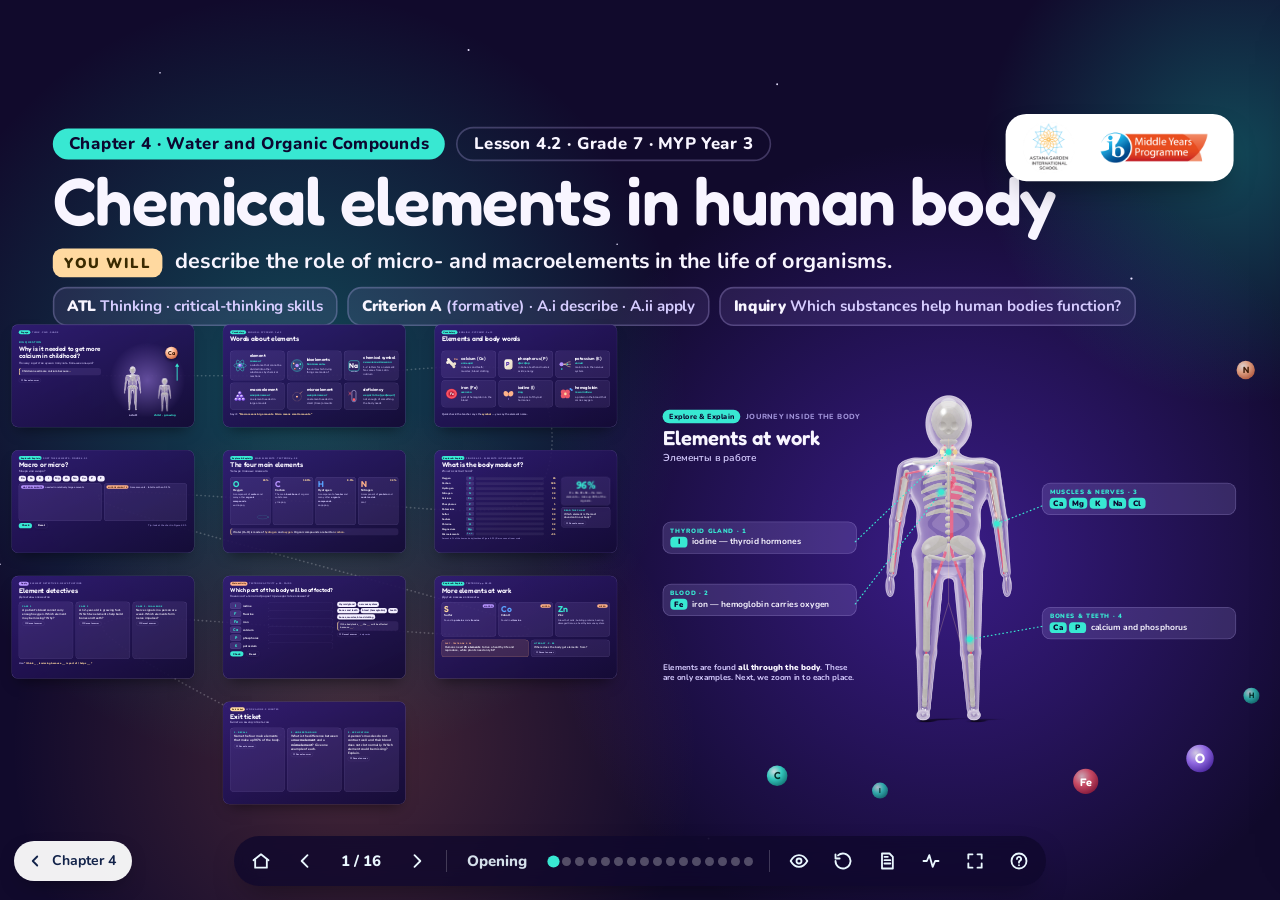
<file: HTML_Presentations/4.2_Chemical_Elements/index.html>
<!doctype html>
<html lang="en">
<head>
<meta charset="utf-8">
<meta name="viewport" content="width=device-width,initial-scale=1">
<title>4.2 Chemical Elements · Chapter 4</title>
<link rel="stylesheet" href="../../Assets/engine/fonts.css">
<link rel="stylesheet" href="../../Assets/engine/prezi.css">
<link rel="stylesheet" href="../../Assets/engine/benchmark.css">
<style>
:root{
  --bg:#110a2c; --ink:#f8f5ff; --ink-soft:#d6ccff; --ink-mute:#9f92d8;
  --a1:#38e8d2; --a2:#b794ff; --a3:#ffb38a; --a4:#5aa2ff; --a5:#ffd9a0; --on-a:#0d0730;
  --panel:rgba(190,170,255,.10); --panel-strong:rgba(190,170,255,.17); --panel-line:rgba(200,185,255,.26);
  --frame-bg:linear-gradient(155deg,rgba(50,28,118,.9),rgba(20,11,54,.94));
  --frame-line:rgba(190,170,255,.3);
  --hud-bg:rgba(16,8,44,.8);
}
.organ-bg{position:absolute;inset:0;border-radius:60px;overflow:hidden}
.bar-row{display:grid;grid-template-columns:200px 70px 1fr 90px;align-items:center;gap:14px;height:44px}
.bar-row .n{font:800 22px/1 var(--font)}
.bar-row .s{font:900 22px/1 var(--font);color:var(--a1);text-align:center;background:var(--panel-strong);border-radius:10px;padding:7px 0}
.bar-row .track{height:24px;border-radius:12px;background:rgba(255,255,255,.06);position:relative}
.bar-row .fill{position:absolute;left:0;top:0;bottom:0;border-radius:12px;min-width:5px;background:linear-gradient(90deg,var(--a2),var(--a1));transform-origin:left;transition:transform 1.1s var(--ease)}
.bar-row .v{font:900 22px/1 var(--font);color:var(--a5);text-align:right;font-variant-numeric:tabular-nums}
.bar-row.main .fill{background:linear-gradient(90deg,#7c4dff,var(--a1))}
.bar-row.micro .fill{background:var(--a3)}
.step:not(.active) .bar-row .fill{transform:scaleX(0)}
.reduced .bar-row .fill{transition:none}
.bin{border-radius:26px;padding:16px 18px;background:var(--panel);border:2px solid var(--panel-line);min-height:330px}
.bin .slot{min-height:150px;align-content:flex-start;border:none;padding:4px}
.chip.el{font-size:24px;padding:10px 16px;min-width:64px;justify-content:center;background:#f3efff;color:#1a0f4a}
.chip.org{font-size:21px;padding:10px 16px;background:#f3efff;color:#1a0f4a}
.mrow{display:grid;grid-template-columns:96px 200px 1fr;gap:16px;align-items:center;padding:4px 0}
.mrow .tile{height:58px;border-radius:16px;background:var(--panel-strong);border:2px solid var(--panel-line);display:grid;place-items:center;font:600 34px/1 var(--display);color:var(--a1)}
.mrow .nm{font:800 25px/1.1 var(--font)}
.mrow .slot{min-height:62px;padding:5px}
.info{display:grid;grid-template-columns:repeat(2,1fr);gap:10px}
.info div{border-radius:16px;padding:10px 14px;background:var(--panel);border:2px solid var(--panel-line);font:700 19px/1.3 var(--font);color:var(--ink-soft)}
.info b{color:var(--a1)}
.big-el{display:flex;align-items:baseline;gap:18px}
.big-el .sym{font:600 140px/1 var(--display);color:var(--a1);text-shadow:0 0 40px rgba(56,232,210,.45)}
.big-el .nm{font:600 52px/1 var(--display)}
.badge{display:inline-block;padding:7px 14px;border-radius:999px;font:900 17px/1 var(--font);letter-spacing:.08em;text-transform:uppercase}
.badge.macro{background:var(--a2);color:#1a0b45}
.badge.micro{background:var(--a3);color:#3d1a06}
@keyframes rbc{from{transform:translateX(-260px)}to{transform:translateX(1100px)}}
@keyframes impulse{0%{offset-distance:0%;opacity:0}8%{opacity:1}92%{opacity:1}100%{offset-distance:100%;opacity:0}}
@keyframes twinkle{0%,100%{opacity:.35}50%{opacity:.9}}
.rbc-flow{animation:rbcLoop 26s linear infinite}
@keyframes rbcLoop{to{transform:translateX(-2179px)}}
</style>
</head>
<body>
<svg width="0" height="0" style="position:absolute" aria-hidden="true">
  <defs>
    <path id="humanPath" d="M-50-238a50 50 0 1 0 100 0a50 50 0 1 0-100 0ZM-16-200H16L18-178C34-176 58-172 74-160C96-148 100-126 104-100L114 10C116 40 118 66 122 92C124 106 104 108 100 94L86-6C84-30 80-60 76-80C72-40 66-8 64 30C70 60 72 80 70 110L64 300C66 312 78 316 78 324L30 324C26 300 24 240 20 160L12 110H-12L-20 160C-24 240-26 300-30 324L-78 324C-78 316-66 312-64 300L-70 110C-72 80-70 60-64 30C-66-8-72-40-76-80C-80-60-84-30-86-6L-100 94C-104 108-124 106-122 92C-118 66-116 40-114 10L-104-100C-100-126-96-148-74-160C-58-172-34-176-18-178Z"/>
    <radialGradient id="gAtomT" cx=".35" cy=".3" r=".8"><stop offset="0" stop-color="#e9fffb"/><stop offset=".45" stop-color="#38e8d2"/><stop offset="1" stop-color="#0d7f74"/></radialGradient>
    <radialGradient id="gAtomP" cx=".35" cy=".3" r=".8"><stop offset="0" stop-color="#f3ecff"/><stop offset=".45" stop-color="#a77bff"/><stop offset="1" stop-color="#4b23a8"/></radialGradient>
    <radialGradient id="gAtomO" cx=".35" cy=".3" r=".8"><stop offset="0" stop-color="#fff1e8"/><stop offset=".45" stop-color="#ffb38a"/><stop offset="1" stop-color="#c8603a"/></radialGradient>
    <radialGradient id="gAtomR" cx=".35" cy=".3" r=".8"><stop offset="0" stop-color="#ffd6d6"/><stop offset=".45" stop-color="#ff5d6c"/><stop offset="1" stop-color="#9b1530"/></radialGradient>
    <radialGradient id="gRBC" cx=".5" cy=".5" r=".5"><stop offset="0" stop-color="#9b1530"/><stop offset=".45" stop-color="#d42b45"/><stop offset=".8" stop-color="#ff5d6c"/><stop offset="1" stop-color="#c8223e"/></radialGradient>
    <linearGradient id="gBone" x1="0" y1="0" x2="1" y2="1"><stop offset="0" stop-color="#fffaf0"/><stop offset="1" stop-color="#e3d6bd"/></linearGradient>
    <linearGradient id="gMuscle" x1="0" y1="0" x2="0" y2="1"><stop offset="0" stop-color="#ffb3a0"/><stop offset="1" stop-color="#d9576a"/></linearGradient>
    <linearGradient id="gBodyFill" x1="0" y1="0" x2="0" y2="1"><stop offset="0" stop-color="#5c3bd6" stop-opacity=".55"/><stop offset="1" stop-color="#241166" stop-opacity=".55"/></linearGradient>
    <filter id="soft" x="-30%" y="-30%" width="160%" height="160%"><feDropShadow dx="0" dy="14" stdDeviation="14" flood-color="#05010f" flood-opacity=".5"/></filter>
    <filter id="glow" x="-50%" y="-50%" width="200%" height="200%"><feGaussianBlur stdDeviation="6" result="b"/><feMerge><feMergeNode in="b"/><feMergeNode in="SourceGraphic"/></feMerge></filter>
  </defs>
</svg>

<div class="prezi" data-lesson="4.2" data-journey data-rho="1.3">
<div class="viewport"><div class="world">

<!-- ================= WORLD ART: inside-the-body nebula + giant body map ================= -->
<svg class="world-art" style="left:-7600px;top:-4800px;width:15200px;height:9600px" viewBox="-7600 -4800 15200 9600" aria-hidden="true">
  <defs>
    <radialGradient id="neb1" cx=".5" cy=".5" r=".5"><stop offset="0" stop-color="#5b2bd1" stop-opacity=".55"/><stop offset="1" stop-color="#5b2bd1" stop-opacity="0"/></radialGradient>
    <radialGradient id="neb2" cx=".5" cy=".5" r=".5"><stop offset="0" stop-color="#14b8a6" stop-opacity=".35"/><stop offset="1" stop-color="#14b8a6" stop-opacity="0"/></radialGradient>
    <radialGradient id="neb3" cx=".5" cy=".5" r=".5"><stop offset="0" stop-color="#ff8a5c" stop-opacity=".22"/><stop offset="1" stop-color="#ff8a5c" stop-opacity="0"/></radialGradient>
    <radialGradient id="hot" cx=".5" cy=".5" r=".5"><stop offset="0" stop-color="#fff" stop-opacity=".95"/><stop offset=".3" stop-color="#38e8d2" stop-opacity=".8"/><stop offset="1" stop-color="#38e8d2" stop-opacity="0"/></radialGradient>
  </defs>
  <rect x="-7600" y="-4800" width="15200" height="9600" fill="#110a2c"/>
  <circle cx="2700" cy="900" r="3600" fill="url(#neb1)"/>
  <circle cx="-3000" cy="-600" r="3400" fill="url(#neb2)"/>
  <circle cx="-2500" cy="2600" r="3000" fill="url(#neb3)"/>
  <circle cx="5200" cy="-2600" r="2200" fill="url(#neb2)"/>
  <!-- star dust -->
  <g fill="#e9e2ff" class="anim">
    <circle cx="-6100" cy="-2900" r="10" style="animation:twinkle 4s infinite"/><circle cx="-4200" cy="-3300" r="7" style="animation:twinkle 5s infinite 1s"/><circle cx="-1500" cy="-3500" r="9" style="animation:twinkle 6s infinite .5s"/>
    <circle cx="1200" cy="-3200" r="8" style="animation:twinkle 4.5s infinite 2s"/><circle cx="4300" cy="-1500" r="10" style="animation:twinkle 5s infinite"/><circle cx="6000" cy="-600" r="8" style="animation:twinkle 6s infinite 1.5s"/>
    <circle cx="5800" cy="2400" r="9" style="animation:twinkle 5s infinite 1s"/><circle cx="-6000" cy="3300" r="9" style="animation:twinkle 4s infinite .3s"/><circle cx="600" cy="3400" r="8" style="animation:twinkle 6s infinite 2s"/>
    <circle cx="-5600" cy="1000" r="7" style="animation:twinkle 5s infinite 2.5s"/><circle cx="-200" cy="-1800" r="7" style="animation:twinkle 5s infinite 1.2s"/>
  </g>
  <!-- floating element "atoms" -->
  <g font-family="Fredoka, Nunito" font-weight="600" text-anchor="middle" class="anim">
    <g style="animation:floaty 7s ease-in-out infinite"><circle cx="4900" cy="2700" r="120" fill="url(#gAtomP)" opacity=".85"/><text x="4900" y="2740" font-size="120" fill="#fff">O</text></g>
    <g style="animation:floaty 8s ease-in-out infinite 1s"><circle cx="1200" cy="2850" r="90" fill="url(#gAtomT)" opacity=".85"/><text x="1200" y="2882" font-size="90" fill="#06302c">C</text></g>
    <g style="animation:floaty 6s ease-in-out infinite .5s"><circle cx="5300" cy="-700" r="80" fill="url(#gAtomO)" opacity=".85"/><text x="5300" y="-672" font-size="80" fill="#3d1a06">N</text></g>
    <g style="animation:floaty 9s ease-in-out infinite 2s"><circle cx="5350" cy="2150" r="70" fill="url(#gAtomT)" opacity=".7"/><text x="5350" y="2174" font-size="70" fill="#06302c">H</text></g>
    <g style="animation:floaty 7s ease-in-out infinite 1.5s"><circle cx="3900" cy="2900" r="110" fill="url(#gAtomR)" opacity=".75"/><text x="3900" y="2936" font-size="96" fill="#fff">Fe</text></g>
    <g style="animation:floaty 8s ease-in-out infinite .8s"><circle cx="-6400" cy="-1500" r="90" fill="url(#gAtomO)" opacity=".7"/><text x="-6400" y="-1470" font-size="80" fill="#3d1a06">Ca</text></g>
    <g style="animation:floaty 6.5s ease-in-out infinite 2.2s"><circle cx="-6300" cy="2200" r="80" fill="url(#gAtomP)" opacity=".7"/><text x="-6300" y="2226" font-size="70" fill="#fff">K</text></g>
    <g style="animation:floaty 7.5s ease-in-out infinite 1.1s"><circle cx="2100" cy="2980" r="70" fill="url(#gAtomT)" opacity=".7"/><text x="2100" y="3004" font-size="64" fill="#06302c">I</text></g>
  </g>
</svg>

<!-- body map: 3D anatomical figure (Render_Source/body_scene.js, MODE 2) in the humanPath frame x4.6 at (2700,875) -->
<img class="world-img" src="../../Assets/art/3d/shared/body_organs.webp" alt="" style="left:2010px;top:-505px;width:1380px;height:2898px">
<svg class="world-img" style="left:2010px;top:-505px;width:1380px;height:2898px;overflow:visible" viewBox="-150 -300 300 630" aria-hidden="true">
  <g opacity=".55">
    <g fill="none" stroke="#ffd9a0" stroke-width="1.2" opacity=".7">
      <path d="M0-212V100M0-150L80-130L100-20L112 80M0-150L-80-130L-100-20L-112 80M0 100L30 200L40 300M0 100L-30 200L-40 300"/>
    </g>
  </g>
    <g class="anim">
      <circle cx="0" cy="-186" r="10" fill="url(#hot)" style="transform-origin:0px -186px;animation:pulse 2.4s infinite"/>
      <circle cx="-14" cy="-110" r="12" fill="url(#hot)" style="transform-origin:-14px -110px;animation:pulse 2.4s infinite .4s"/>
      <circle cx="92" cy="-50" r="12" fill="url(#hot)" style="transform-origin:92px -50px;animation:pulse 2.4s infinite .8s"/>
      <circle cx="40" cy="170" r="12" fill="url(#hot)" style="transform-origin:40px 170px;animation:pulse 2.4s infinite 1.2s"/>
    </g>
</svg>

<!-- ================= 1. TITLE / OVERVIEW ================= -->
<section class="step" id="welcome" data-x="0" data-y="0" data-s="7" data-overview data-noclick data-phase="title" data-title="Welcome · lesson map">
  <div class="scene">
    <div class="abs" style="left:66px;top:46px;width:1060px">
      <div class="row" style="gap:14px;align-items:center">
        <span class="pill">Chapter 4 · Water and Organic Compounds</span>
        <span class="pill ghost">Lesson 4.2 · Grade 7 · MYP Year 3</span>
      </div>
    </div>
    <h1 class="h1 abs" style="left:66px;top:96px;font-size:84px;white-space:nowrap">Chemical elements in human body</h1>
    <div class="abs" style="left:66px;top:196px;width:1470px">
      <div class="objective"><span class="tag">You will</span><span>describe the role of micro- and macroelements in the life of organisms.</span></div>
      <div class="meta-row" style="margin-top:12px">
        <div class="meta"><b>ATL</b> Thinking · critical-thinking skills</div>
        <div class="meta"><b>Criterion A</b> (formative) · A.i describe · A.ii apply</div>
        <div class="meta"><b>Inquiry</b> Which substances help human bodies function?</div>
      </div>
    </div>
    <div class="logo-plate" style="right:58px;top:30px">
      <img src="../../Assets/logos/AGIS_logo.png" alt="Astana Garden International School logo">
      <img class="myp" src="../../Assets/logos/IB_MYP_logo.png" alt="IB Middle Years Programme logo">
    </div>
  </div>
  <aside class="notes">
    <p><b>Opening (0:00).</b> Lesson map: on the left are the learning scenes; on the right is a giant body map — the camera will fly inside it to meet elements in the thyroid, blood, muscles and bones.</p>
    <p>Objective quoted from the textbook “You will” box, p. 58. Textbook pages 58–59.</p>
    <p><b>ATL (Unit Planner):</b> Thinking — critical-thinking skills: interpret scientific information and evaluate evidence to draw a reasoned conclusion (here: reason from a function to the likely affected organ).</p>
    <div class="warn">Print before the lesson: 4.2 vocabulary sheet, element–organ matching worksheet, exit-ticket slips.</div>
  </aside>
</section>

<!-- ================= 2. BIG QUESTION ================= -->
<section class="step" id="bigq" data-x="-4700" data-y="-650" data-s="1" data-phase="engage" data-title="Big question: calcium in childhood">
  <div class="frame"></div>
  <div class="scene">
    <div class="phase-tag"><span class="pill">Engage</span><span class="t">THINK · PAIR · SHARE</span></div>
    <div class="abs" style="left:64px;top:150px;width:720px">
      <div class="kicker">Big question</div>
      <div class="h2" style="font-size:56px;margin-top:14px">Why is it needed to get more calcium in childhood?</div>
      <div class="ru" style="margin-top:14px">Почему в детстве нужно получать больше кальция?</div>
      <div class="frame-box" style="margin-top:30px" data-build="1">Children need more calcium because <i>…</i></div>
      <div class="qa" data-build="1" style="margin-top:14px">
        <button class="reveal-btn">&#128065; Reveal answer</button>
        <div class="answer">Calcium (Ca) is found in <b>bones and teeth</b>. In childhood, bones and teeth grow, so the body needs more calcium.</div>
      </div>
    </div>
    <!-- growing child: two figures with bones -->
    <svg class="abs anim" style="left:840px;top:110px" width="700" height="700" viewBox="0 0 700 700" aria-label="A child and an adult; the bones of a child are still growing">
      <defs><radialGradient id="bqGlow" cx=".5" cy=".5" r=".5"><stop offset="0" stop-color="#b794ff" stop-opacity=".45"/><stop offset="1" stop-color="#b794ff" stop-opacity="0"/></radialGradient></defs>
      <circle cx="350" cy="380" r="330" fill="url(#bqGlow)"/>
      <image href="../../Assets/art/3d/shared/body_skeleton_adult.webp" x="127" y="254" width="186" height="391"/>
      <image href="../../Assets/art/3d/shared/body_skeleton_child.webp" x="431" y="362" width="138" height="290"/>
      <g class="anim"><g style="animation:floaty 3s ease-in-out infinite">
        <path d="M610 380V250" stroke="#38e8d2" stroke-width="8" stroke-linecap="round"/><path d="M592 262L610 230L628 262Z" fill="#38e8d2"/>
      </g></g>
      <g font-family="Nunito" font-weight="900" font-size="24" text-anchor="middle">
        <text x="220" y="690" fill="#d6ccff">adult</text><text x="500" y="690" fill="#38e8d2">child · growing</text>
      </g>
      <g transform="translate(560 140)"><circle r="54" fill="url(#gAtomO)" filter="url(#soft)"/><text y="18" text-anchor="middle" font-family="Fredoka, Nunito" font-weight="600" font-size="50" fill="#3d1a06">Ca</text></g>
    </svg>
  </div>
  <aside class="notes">
    <p><b>Engage (0:00–4:00). Participation 1 — Think–Pair–Share.</b> 30 s think, 1 min pair talk with the frame, 1 min share. Then reveal.</p>
    <div class="exp"><b>Expected:</b> “bones are growing”, “for strong teeth”, “children grow”. Textbook link (p. 58): calcium is found in bones and teeth and acts in muscle contraction and blood clotting.</div>
    <p>Textbook question, p. 58.</p>
  </aside>
</section>

<!-- ================= 3. VOCABULARY 1 ================= -->
<section class="step" id="vocab1" data-x="-2850" data-y="-650" data-s="1" data-phase="vocab" data-title="Vocabulary 1">
  <div class="frame"></div>
  <div class="scene">
    <div class="phase-tag"><span class="pill">Vocabulary</span><span class="t">ENGLISH · РУССКИЙ · 1 of 2</span></div>
    <div class="scene-title"><div class="h2">Words about elements</div></div>
    <div class="vocab c3" style="top:232px">
      <div class="vcard"><svg class="ic" viewBox="0 0 120 120"><circle cx="60" cy="60" r="16" fill="url(#gAtomP)"/><g fill="none" stroke="#38e8d2" stroke-width="3"><ellipse cx="60" cy="60" rx="48" ry="18"/><ellipse cx="60" cy="60" rx="48" ry="18" transform="rotate(60 60 60)"/><ellipse cx="60" cy="60" rx="48" ry="18" transform="rotate(-60 60 60)"/></g></svg>
        <div class="en">element</div><div class="rus">элемент</div><div class="def">a substance that cannot be divided into other substances by chemical reactions</div></div>
      <div class="vcard"><svg class="ic" viewBox="0 0 120 120"><circle cx="60" cy="60" r="46" fill="rgba(56,232,210,.15)" stroke="#38e8d2" stroke-width="3"/><circle cx="60" cy="60" r="14" fill="#b794ff"/><g><circle cx="34" cy="44" r="7" fill="url(#gAtomO)"/><circle cx="86" cy="50" r="7" fill="url(#gAtomT)"/><circle cx="44" cy="86" r="7" fill="url(#gAtomR)"/><circle cx="82" cy="84" r="7" fill="url(#gAtomP)"/></g></svg>
        <div class="en">bioelements</div><div class="rus">биоэлементы</div><div class="def">the units which living things are made of</div></div>
      <div class="vcard"><svg class="ic" viewBox="0 0 120 120"><text x="60" y="78" text-anchor="middle" font-family="Fredoka, Nunito" font-weight="600" font-size="56" fill="#fff">Na</text><rect x="20" y="22" width="80" height="80" rx="16" fill="none" stroke="#38e8d2" stroke-width="4"/><text x="60" y="114" text-anchor="middle" font-family="Nunito" font-weight="800" font-size="13" fill="#d6ccff">natrium</text></svg>
        <div class="en">chemical symbol</div><div class="rus">химический символ</div><div class="def">1–2 letters for an element: Na comes from Latin <i>natrium</i></div></div>
      <div class="vcard"><svg class="ic" viewBox="0 0 120 120"><g fill="url(#gAtomP)"><circle cx="30" cy="84" r="14"/><circle cx="58" cy="84" r="14"/><circle cx="86" cy="84" r="14"/><circle cx="44" cy="60" r="14"/><circle cx="72" cy="60" r="14"/><circle cx="58" cy="36" r="14"/></g></svg>
        <div class="en">macroelement</div><div class="rus">макроэлемент</div><div class="def">an element needed in large amounts</div></div>
      <div class="vcard"><svg class="ic" viewBox="0 0 120 120"><circle cx="60" cy="64" r="8" fill="url(#gAtomO)"/><circle cx="60" cy="64" r="34" fill="none" stroke="#ffb38a" stroke-width="3" stroke-dasharray="4 6"/><path d="M84 40l14-14" stroke="#ffb38a" stroke-width="4" stroke-linecap="round"/></svg>
        <div class="en">microelement</div><div class="rus">микроэлемент</div><div class="def">an element needed in small (trace) amounts</div></div>
      <div class="vcard"><svg class="ic" viewBox="0 0 120 120"><rect x="44" y="14" width="32" height="90" rx="16" fill="none" stroke="#d6ccff" stroke-width="4"/><rect x="50" y="76" width="20" height="22" rx="8" fill="#ff5d6c"/><path d="M20 30l18 18M38 30L20 48" stroke="#ff5d6c" stroke-width="5" stroke-linecap="round"/></svg>
        <div class="en">deficiency</div><div class="rus">недостаток (дефицит)</div><div class="def">not enough of something the body needs</div></div>
    </div>
    <div class="abs" style="left:64px;bottom:96px;font:700 23px/1.3 var(--font);color:var(--ink-soft)">Say it: <b style="color:var(--a5)">“Macro means big amounts. Micro means small amounts.”</b></div>
  </div>
  <aside class="notes">
    <p><b>Vocabulary (4:00–6:30).</b> Choral repetition (English twice), then the Russian. Definitions come from the textbook Key terms (p. 58), simplified.</p>
    <p><b>Participation 2:</b> gesture game — arms wide = macro, pinch fingers = micro. Say an element (calcium, iron, iodine, oxygen); students show the gesture.</p>
    <div class="exp">Expected: oxygen, calcium → macro; iron, iodine → micro.</div>
  </aside>
</section>

<!-- ================= 4. VOCABULARY 2 ================= -->
<section class="step" id="vocab2" data-x="-1000" data-y="-650" data-s="1" data-phase="vocab" data-title="Vocabulary 2">
  <div class="frame"></div>
  <div class="scene">
    <div class="phase-tag"><span class="pill">Vocabulary</span><span class="t">ENGLISH · РУССКИЙ · 2 of 2</span></div>
    <div class="scene-title"><div class="h2">Elements and body words</div></div>
    <div class="vocab c3" style="top:232px">
      <div class="vcard"><svg class="ic" viewBox="0 0 120 120"><path d="M30 34a12 12 0 1 1 18-10l26 26a12 12 0 1 1 10 18a12 12 0 1 1-18 10L40 52a12 12 0 1 1-10-18z" fill="url(#gBone)"/><text x="94" y="30" text-anchor="middle" font-family="Fredoka, Nunito" font-weight="600" font-size="22" fill="#ffb38a">Ca</text></svg>
        <div class="en">calcium (Ca)</div><div class="rus">кальций</div><div class="def">in bones and teeth; muscles; blood clotting</div></div>
      <div class="vcard"><svg class="ic" viewBox="0 0 120 120"><rect x="28" y="20" width="64" height="80" rx="18" fill="url(#gBone)"/><text x="60" y="76" text-anchor="middle" font-family="Fredoka, Nunito" font-weight="600" font-size="46" fill="#4b23a8">P</text></svg>
        <div class="en">phosphorus (P)</div><div class="rus">фосфор</div><div class="def">in bones, teeth and nucleic acids; energy</div></div>
      <div class="vcard"><svg class="ic" viewBox="0 0 120 120"><circle cx="30" cy="60" r="16" fill="#b794ff"/><path d="M46 60C70 60 70 40 100 40M46 60C70 60 70 80 100 80M46 60H104" stroke="#ffd9a0" stroke-width="4" fill="none"/><circle cx="76" cy="60" r="6" fill="#38e8d2"/><text x="30" y="104" text-anchor="middle" font-family="Fredoka, Nunito" font-weight="600" font-size="22" fill="#38e8d2">K</text></svg>
        <div class="en">potassium (K)</div><div class="rus">калий</div><div class="def">main role in the nervous system</div></div>
      <div class="vcard"><svg class="ic" viewBox="0 0 120 120"><ellipse cx="60" cy="60" rx="44" ry="40" fill="url(#gRBC)"/><ellipse cx="60" cy="60" rx="20" ry="16" fill="#9b1530" opacity=".55"/><text x="60" y="70" text-anchor="middle" font-family="Fredoka, Nunito" font-weight="600" font-size="28" fill="#fff">Fe</text></svg>
        <div class="en">iron (Fe)</div><div class="rus">железо</div><div class="def">part of hemoglobin in the blood</div></div>
      <div class="vcard"><svg class="ic" viewBox="0 0 120 120"><path d="M60 56C46 30 18 36 22 62c3 20 26 26 38 10c12 16 35 10 38-10c4-26-24-32-38-6z" fill="#ffb38a"/><path d="M60 56v16" stroke="#c8603a" stroke-width="4"/><text x="60" y="110" text-anchor="middle" font-family="Fredoka, Nunito" font-weight="600" font-size="24" fill="#b794ff">I</text></svg>
        <div class="en">iodine (I)</div><div class="rus">йод</div><div class="def">main part of thyroid hormones</div></div>
      <div class="vcard"><svg class="ic" viewBox="0 0 120 120"><g fill="#ff5d6c" opacity=".9"><circle cx="44" cy="46" r="20"/><circle cx="76" cy="46" r="20"/><circle cx="44" cy="76" r="20"/><circle cx="76" cy="76" r="20"/></g><circle cx="60" cy="61" r="10" fill="#ffd9a0"/><g fill="#5aa2ff"><circle cx="100" cy="22" r="8"/><circle cx="110" cy="30" r="8"/></g></svg>
        <div class="en">hemoglobin</div><div class="rus">гемоглобин</div><div class="def">a protein in the blood that carries oxygen</div></div>
    </div>
    <div class="abs" style="left:64px;bottom:96px;font:700 23px/1.3 var(--font);color:var(--ink-soft)">Quick check: the teacher says the <b style="color:var(--a5)">symbol</b> — you say the element name.</div>
  </div>
  <aside class="notes">
    <p><b>Vocabulary (6:30–9:00). Participation 3:</b> symbol quiz — teacher says “Fe!”, class answers “iron / железо”. Repeat with Ca, P, K, I.</p>
    <p>Russian terms follow the textbook Terminology box (p. 59): calcium — кальций, iron — железо, phosphorus — фосфор, potassium — калий, hemoglobin — гемоглобин.</p>
  </aside>
</section>

<!-- ================= 5. COMPOSITION CHART ================= -->
<section class="step" id="composition" data-x="-1000" data-y="450" data-s="1" data-phase="explore" data-title="What is the body made of?">
  <div class="frame"></div>
  <div class="scene">
    <div class="phase-tag"><span class="pill">Explore &amp; Explain</span><span class="t">FIGURE 4.2.1 · ELEMENTS IN THE HUMAN BODY</span></div>
    <div class="scene-title"><div class="h2">What is the body made of?</div><div class="ru">Из чего состоит тело?</div></div>
    <div class="abs" style="left:64px;top:228px;width:1000px">
      <div class="bar-row main"><span class="n">Oxygen</span><span class="s">O</span><span class="track"><span class="fill" style="width:100%"></span></span><span class="v">65</span></div>
      <div class="bar-row main"><span class="n">Carbon</span><span class="s">C</span><span class="track"><span class="fill" style="width:28.46%"></span></span><span class="v">18.5</span></div>
      <div class="bar-row main"><span class="n">Hydrogen</span><span class="s">H</span><span class="track"><span class="fill" style="width:14.62%"></span></span><span class="v">9.5</span></div>
      <div class="bar-row main"><span class="n">Nitrogen</span><span class="s">N</span><span class="track"><span class="fill" style="width:5.08%"></span></span><span class="v">3.3</span></div>
      <div class="bar-row"><span class="n">Calcium</span><span class="s">Ca</span><span class="track"><span class="fill" style="width:2.31%"></span></span><span class="v">1.5</span></div>
      <div class="bar-row"><span class="n">Phosphorus</span><span class="s">P</span><span class="track"><span class="fill" style="width:1.54%"></span></span><span class="v">1</span></div>
      <div class="bar-row"><span class="n">Potassium</span><span class="s">K</span><span class="track"><span class="fill" style="width:.62%"></span></span><span class="v">0.4</span></div>
      <div class="bar-row"><span class="n">Sulfur</span><span class="s">S</span><span class="track"><span class="fill" style="width:.46%"></span></span><span class="v">0.3</span></div>
      <div class="bar-row"><span class="n">Sodium</span><span class="s">Na</span><span class="track"><span class="fill" style="width:.31%"></span></span><span class="v">0.2</span></div>
      <div class="bar-row"><span class="n">Chlorine</span><span class="s">Cl</span><span class="track"><span class="fill" style="width:.31%"></span></span><span class="v">0.2</span></div>
      <div class="bar-row"><span class="n">Magnesium</span><span class="s">Mg</span><span class="track"><span class="fill" style="width:.15%"></span></span><span class="v">0.1</span></div>
      <div class="bar-row micro"><span class="n">Microelements</span><span class="s" style="font-size:16px">Fe, I…</span><span class="track"><span class="fill" style="width:.1%"></span></span><span class="v">&lt;0.1</span></div>
      <div style="font:700 18px/1.3 var(--font);color:var(--ink-mute);margin-top:6px">Amount in % of the human body (textbook Figure 4.2.1). Bars use one linear scale.</div>
    </div>
    <div class="abs col" style="left:1110px;top:236px;width:430px;gap:16px">
      <div class="panel" style="padding:22px 24px;text-align:center" data-build="1">
        <div style="font:600 92px/1 var(--display);color:var(--a1)">96%</div>
        <div class="body" style="font-size:23px;margin-top:8px"><b>C + H + O + N</b> — the main elements — make up 96% of the organism.</div>
      </div>
      <div class="qa qcard" style="padding:18px 22px" data-build="2"><div class="qn">Read the chart</div><div class="q" style="font-size:23px">Which element is the most abundant in our body?</div><button class="reveal-btn">&#128065; Reveal answer</button><div class="answer" style="font-size:22px">Oxygen (O) — 65%.</div></div>
    </div>
  </div>
  <aside class="notes">
    <p><b>Explain (9:00–10:30).</b> The chart recreates textbook Figure 4.2.1 with the exact textbook percentages. The bars animate when the scene opens.</p>
    <p>→ shows the 96% card; → shows the chart question. <b>Expected:</b> oxygen, 65% (textbook Literacy question 3: “What are the most abundant elements in our body?” — O, C, H, N).</p>
    <div class="warn">Misconception (Unit Planner): “every element is needed in equal quantities.” Point out: the body needs some elements in large amounts and others in tiny amounts — but all are important.</div>
  </aside>
</section>

<!-- ================= 6. MAIN ELEMENTS ================= -->
<section class="step" id="main4" data-x="-2850" data-y="450" data-s="1" data-phase="explore" data-title="The four main elements">
  <div class="frame"></div>
  <div class="scene">
    <div class="phase-tag"><span class="pill">Explore &amp; Explain</span><span class="t">MAIN ELEMENTS · TEXTBOOK p. 58</span></div>
    <div class="scene-title"><div class="h2">The four main elements</div><div class="ru">Четыре главных элемента</div></div>
    <div class="abs" style="left:64px;right:64px;top:236px;display:grid;grid-template-columns:repeat(4,1fr);gap:20px">
      <div class="elt" style="height:420px" data-build="1"><svg width="110" height="110" viewBox="0 0 110 110" class="anim" style="position:absolute;right:12px;bottom:12px;opacity:.5"><g style="transform-origin:55px 55px;animation:spin 14s linear infinite"><ellipse cx="55" cy="55" rx="48" ry="16" fill="none" stroke="#38e8d2" stroke-width="2"/><circle cx="103" cy="55" r="5" fill="#38e8d2"/></g></svg>
        <span class="pc">65%</span><div class="sym">O</div><div class="nm">Oxygen</div><div class="rl">A component of <b>water</b> and many other <b>organic compounds</b>.</div><div class="ru small" style="margin-top:8px">кислород</div></div>
      <div class="elt" style="height:420px" data-build="1"><span class="pc">18.5%</span><div class="sym" style="color:var(--a2)">C</div><div class="nm">Carbon</div><div class="rl">The main <b>backbone</b> of organic substances.</div><div class="ru small" style="margin-top:8px">углерод</div></div>
      <div class="elt" style="height:420px" data-build="1"><span class="pc">9.5%</span><div class="sym" style="color:var(--a4)">H</div><div class="nm">Hydrogen</div><div class="rl">A component of <b>water</b> and many other <b>organic compounds</b>.</div><div class="ru small" style="margin-top:8px">водород</div></div>
      <div class="elt" style="height:420px" data-build="1"><span class="pc">3.3%</span><div class="sym" style="color:var(--a3)">N</div><div class="nm">Nitrogen</div><div class="rl">A component of <b>protein</b> and <b>nucleic acids</b>.</div><div class="ru small" style="margin-top:8px">азот</div></div>
    </div>
    <div class="abs" style="left:64px;right:64px;top:684px" data-build="2"><div class="frame-box">Water (H₂O) is made of <i>hydrogen</i> and <i>oxygen</i>. Organic compounds are built on <i>carbon</i>.</div></div>
  </div>
  <aside class="notes">
    <p><b>Explain (10:30–11:30).</b> All four cards appear together (→). Students read each role aloud. Link back to Lesson 4.1: water contains H and O.</p>
    <p>Quick check: “Which element is the backbone of organic substances?” <b>Expected:</b> carbon. (Lesson 4.3 builds on this.)</p>
  </aside>
</section>

<!-- ================= 7. MACRO vs MICRO SORT ================= -->
<section class="step" id="sort" data-x="-4700" data-y="450" data-s="1" data-phase="explore" data-title="Macro or micro? Sort it">
  <div class="frame"></div>
  <div class="scene">
    <div class="phase-tag"><span class="pill">Explore &amp; Explain</span><span class="t">SORT THE ELEMENTS · FIGURE 4.2.1</span></div>
    <div class="scene-title"><div class="h2">Macro or micro?</div><div class="ru">Макро или микро?</div></div>
    <div class="match-zone abs" style="left:64px;right:64px;top:226px">
      <div class="pool" style="margin-bottom:16px;gap:12px">
        <span class="chip el" data-k="macro">Ca</span><span class="chip el" data-k="micro">Fe</span><span class="chip el" data-k="macro">K</span><span class="chip el" data-k="micro">I</span>
        <span class="chip el" data-k="macro">Mg</span><span class="chip el" data-k="micro">Zn</span><span class="chip el" data-k="macro">Na</span><span class="chip el" data-k="micro">Cu</span><span class="chip el" data-k="macro">P</span><span class="chip el" data-k="micro">F</span>
      </div>
      <div style="display:grid;grid-template-columns:1fr 1fr;gap:22px">
        <div class="bin"><div class="row" style="align-items:center;gap:12px"><span class="badge macro">Macroelements</span><span style="font:700 21px/1.3 var(--font);color:var(--ink-soft)">needed in relatively large amounts</span></div><div class="slot" data-k="macro"></div></div>
        <div class="bin"><div class="row" style="align-items:center;gap:12px"><span class="badge micro">Microelements</span><span style="font:700 21px/1.3 var(--font);color:var(--ink-soft)">trace amounts · total less than 0.1%</span></div><div class="slot" data-k="micro"></div></div>
      </div>
      <div class="row" style="margin-top:16px;align-items:center"><button class="btn" data-check>Check</button><button class="btn ghost" data-reset>Reset</button><span class="score"></span>
        <span style="margin-left:auto;font:700 20px/1.3 var(--font);color:var(--ink-mute)">Tip: look at the chart in Figure 4.2.1.</span></div>
    </div>
  </div>
  <aside class="notes">
    <p><b>Explain + participation (11:30–13:00).</b> Volunteers drag symbols into the two groups (or click a symbol, then click a box). Press <b>Check</b>.</p>
    <div class="exp"><b>Answers (textbook p. 58 and Figure 4.2.1):</b> Macro — Ca, K, Mg, Na, P. Micro — Fe, I, Zn, Cu, F.</div>
    <p>Textbook: main elements C, O, H, N (96%); other macroelements Ca, Na, Cl, S, K, Mg, P; microelements include Fe, Mn, F, Se, Cu (and Cr, Co, Zn, Mo, Si, Sn, V, I in the figure).</p>
    <p>Next: press → to fly into the <b>body map</b>.</p>
  </aside>
</section>

<!-- ================= 8. BODY MAP (frames the giant body) ================= -->
<section class="step" id="bodymap" data-x="2700" data-y="1000" data-s="3.4" data-nojourney data-phase="explore" data-title="Journey inside the body">
  <div class="scene">
    <div class="phase-tag"><span class="pill">Explore &amp; Explain</span><span class="t">JOURNEY INSIDE THE BODY</span></div>
    <div class="scene-title" style="right:auto;width:520px"><div class="h2" style="font-size:52px">Elements at work</div><div class="ru">Элементы в работе</div></div>
    <svg class="abs" style="left:0;top:0" width="1600" height="900" viewBox="0 0 1600 900" aria-hidden="true">
      <g fill="none" stroke="#38e8d2" stroke-width="3" stroke-dasharray="2 8" stroke-linecap="round">
        <path d="M560 392L800 161"/><path d="M560 552L781 264"/><path d="M1040 300L924 346"/><path d="M1040 610L854 643"/>
      </g>
      <g fill="#38e8d2"><circle cx="800" cy="161" r="7"/><circle cx="781" cy="264" r="7"/><circle cx="924" cy="346" r="7"/><circle cx="854" cy="643" r="7"/></g>
    </svg>
    <div class="callout" style="left:64px;top:340px;width:500px" data-build="1"><div class="k">Thyroid gland · 1</div><span class="e">I</span> iodine — thyroid hormones</div>
    <div class="callout" style="left:64px;top:500px;width:500px" data-build="1"><div class="k">Blood · 2</div><span class="e">Fe</span> iron — hemoglobin carries oxygen</div>
    <div class="callout" style="left:1040px;top:240px;width:500px" data-build="1"><div class="k">Muscles &amp; nerves · 3</div><span class="e">Ca</span><span class="e">Mg</span><span class="e">K</span><span class="e">Na</span><span class="e">Cl</span></div>
    <div class="callout" style="left:1040px;top:560px;width:500px" data-build="1"><div class="k">Bones &amp; teeth · 4</div><span class="e">Ca</span><span class="e">P</span> calcium and phosphorus</div>
    <div class="abs" style="left:64px;top:700px;width:500px;font:700 21px/1.35 var(--font);color:var(--ink-soft)" data-build="2">Elements are found <b style="color:var(--ink)">all through the body</b>. These are only examples. Next, we zoom in to each place.</div>
  </div>
  <aside class="notes">
    <p><b>Explain (13:00–13:30).</b> → shows the four example places. Say: “Elements are not in one organ only. They work everywhere. Let’s zoom in.”</p>
    <p>Next four scenes zoom into the thyroid, blood, muscles/nerves and bones (glowing points on the body).</p>
    <div class="warn">Avoid implying that one element lives only in one organ: calcium, for example, appears in bones, teeth, muscles and blood clotting.</div>
  </aside>
</section>

<!-- ================= 9. THYROID (nested) ================= -->
<section class="step" id="thyroid" data-x="2700" data-y="19" data-s=".14" data-nested="hidden" data-phase="explore" data-title="Zoom: thyroid gland · iodine">
  <div class="scene organ-bg" style="background:radial-gradient(circle at 30% 50%,#4a2393 0%,#1d0d47 55%,#120a2c 100%)">
    <div class="phase-tag"><span class="pill">Explore &amp; Explain</span><span class="t">ZOOM 1 · NECK · THYROID GLAND</span></div>
    <svg class="abs anim" style="left:60px;top:150px" width="700" height="680" viewBox="0 0 700 680" aria-label="The thyroid gland in the neck, shaped like a butterfly, in front of the windpipe, takes in iodine">
      <defs><linearGradient id="gThy" x1="0" y1="0" x2="0" y2="1"><stop offset="0" stop-color="#ffc9a8"/><stop offset="1" stop-color="#ee7d62"/></linearGradient></defs>
      <path d="M210 0C200 120 190 220 160 300C120 400 40 450 0 520V680H700V520C660 450 580 400 540 300C510 220 500 120 490 0Z" fill="rgba(183,148,255,.14)" stroke="rgba(214,204,255,.4)" stroke-width="4"/>
      <image href="../../Assets/art/3d/4.2/thyroid.webp" x="186" y="0" width="328" height="680"/>
      <text x="404" y="34" fill="rgba(255,255,255,.6)" font-family="Nunito" font-weight="800" font-size="19">windpipe · трахея</text>
      <g class="anim" font-family="Fredoka, Nunito" font-weight="600" font-size="36" text-anchor="middle">
        <g style="animation:floaty 3s ease-in-out infinite"><circle cx="90" cy="190" r="38" fill="url(#gAtomP)"/><text x="90" y="203" fill="#fff">I</text></g>
        <g style="animation:floaty 3.4s ease-in-out infinite .6s"><circle cx="610" cy="200" r="38" fill="url(#gAtomP)"/><text x="610" y="213" fill="#fff">I</text></g>
        <g style="animation:floaty 3.8s ease-in-out infinite 1s"><circle cx="600" cy="560" r="38" fill="url(#gAtomP)"/><text x="600" y="573" fill="#fff">I</text></g>
      </g>
      <g stroke="#b794ff" stroke-width="5" stroke-dasharray="4 10" fill="none"><path d="M125 215Q190 250 222 290M575 225Q520 260 478 290M570 540Q510 500 470 440"/></g>
      <rect x="150" y="604" width="400" height="44" rx="22" fill="rgba(18,10,44,.75)"/>
      <text x="350" y="634" text-anchor="middle" fill="#ffd9a0" font-family="Nunito" font-weight="900" font-size="24">thyroid gland · щитовидная железа</text>
    </svg>
    <div class="abs" style="left:820px;top:180px;width:720px">
      <span class="badge micro">Microelement</span>
      <div class="row" style="margin-top:16px;align-items:center;gap:22px"><svg width="132" height="132" viewBox="0 0 132 132"><circle cx="66" cy="66" r="60" fill="url(#gAtomP)" filter="url(#glow)"/><text x="66" y="92" text-anchor="middle" font-family="Nunito" font-weight="900" font-size="76" fill="#fff">I</text></svg><span class="h2" style="font-size:64px">Iodine</span></div>
      <div class="lead" style="margin-top:18px">Iodine is the <b class="hl5">main component of the thyroid hormones</b>.</div>
      <div class="ru" style="margin-top:10px">Йод — главная часть гормонов щитовидной железы.</div>
      <div class="qa qcard" style="margin-top:26px;padding:18px 22px"><div class="qn">Think</div><div class="q" style="font-size:24px">Which organ is affected if the body lacks iodine?</div><button class="reveal-btn">&#128065; Reveal answer</button><div class="answer" style="font-size:22px">The thyroid gland — iodine is the main part of thyroid hormones.</div></div>
    </div>
  </div>
  <aside class="notes">
    <p><b>Explain (13:30–14:30).</b> The camera dives into the neck. Point to the butterfly-shaped thyroid gland.</p>
    <p>Textbook (p. 59): “Iodine (I) is the main component of the thyroid hormones.”</p>
    <div class="exp"><b>Think — expected:</b> the thyroid gland.</div>
  </aside>
</section>

<!-- ================= 10. BLOOD (nested) ================= -->
<section class="step" id="blood" data-x="2636" data-y="369" data-s=".14" data-nested="hidden" data-phase="explore" data-title="Zoom: blood · iron">
  <div class="scene organ-bg" style="background:radial-gradient(circle at 40% 50%,#5a1230 0%,#2a0b2c 55%,#120a2c 100%)">
    <div class="phase-tag"><span class="pill">Explore &amp; Explain</span><span class="t">ZOOM 2 · BLOOD VESSEL</span></div>
    <svg class="abs anim" style="left:0;top:150px" width="1600" height="330" viewBox="0 0 1600 330" aria-label="Red blood cells flowing in a blood vessel">
      <defs><clipPath id="vessel"><rect x="0" y="40" width="1600" height="250" rx="40"/></clipPath></defs>
      <g clip-path="url(#vessel)"><g class="rbc-flow"><image href="../../Assets/art/3d/4.2/vessel_rbc.jpg" x="0" y="40" width="2179" height="250"/><image href="../../Assets/art/3d/4.2/vessel_rbc.jpg" x="2179" y="40" width="2179" height="250"/></g></g>
      <text x="64" y="318" fill="#ffc2cb" font-family="Nunito" font-weight="800" font-size="22">red blood cells contain hemoglobin</text>
    </svg>
    <!-- hemoglobin model -->
    <svg class="abs anim" style="left:64px;top:500px" width="420" height="320" viewBox="0 0 420 320" aria-label="Hemoglobin with iron at its centre carrying oxygen">
      <image href="../../Assets/art/3d/4.2/hemoglobin.webp" x="39" y="16" width="353" height="288"/>
      <circle cx="200" cy="165" r="0" fill="none"/><text x="176" y="199" text-anchor="middle" font-family="Fredoka, Nunito" font-weight="600" font-size="24" fill="#3d1a06">Fe</text>
      <g class="anim" style="animation:floaty 2.6s ease-in-out infinite"><text x="376" y="122" text-anchor="middle" font-family="Nunito" font-weight="900" font-size="22" fill="#a8cdff">O₂</text></g>
    </svg>
    <div class="abs" style="left:520px;top:500px;width:1020px">
      <div class="row" style="align-items:center;gap:14px"><span class="badge micro">Microelement</span><span class="big-el"><span class="sym" style="font-size:96px">Fe</span><span class="nm" style="font-size:44px">Iron</span></span></div>
      <div class="lead" style="margin-top:12px;font-size:29px">Iron is a part of <b class="hl5">hemoglobin</b>. Hemoglobin is a protein in the blood that <b class="hl">transports oxygen</b>.</div>
      <div class="body small" style="margin-top:10px;color:var(--ink-soft)">Also in blood: <b style="color:var(--a3)">calcium (Ca)</b> acts in blood clotting.</div>
    </div>
  </div>
  <aside class="notes">
    <p><b>Explain (14:30–15:30).</b> Red blood cells flow through the vessel. The model shows hemoglobin with iron and an oxygen molecule (O₂).</p>
    <p>Textbook (p. 59): “Iron (Fe) is a part of hemoglobin. Hemoglobin is a protein in the blood that transports oxygen.” Calcium in blood clotting: p. 58.</p>
    <p>Ask: “If the body has too little iron, what job becomes harder?” <b>Expected:</b> carrying oxygen in the blood.</p>
    <div class="warn">The hemoglobin picture is a simplified model (four parts, iron in the middle), not an exact structure.</div>
  </aside>
</section>

<!-- ================= 11. MUSCLES & NERVES (nested) ================= -->
<section class="step" id="muscles" data-x="3123" data-y="645" data-s=".14" data-nested="hidden" data-phase="explore" data-title="Zoom: muscles and nerves">
  <div class="scene organ-bg" style="background:radial-gradient(circle at 35% 50%,#4b2a6e 0%,#221040 55%,#120a2c 100%)">
    <div class="phase-tag"><span class="pill">Explore &amp; Explain</span><span class="t">ZOOM 3 · ARM · MUSCLES AND NERVES</span></div>
    <div class="scene-title"><div class="h2" style="font-size:52px">Muscles and nerves</div><div class="ru">Мышцы и нервы</div></div>
    <svg class="abs anim" style="left:40px;top:230px" width="760" height="580" viewBox="0 0 760 580" aria-label="A muscle with tendons, and a nerve cell sending an impulse to the muscle">
      <defs>
        <linearGradient id="gBelly" x1="0" y1="0" x2="0" y2="1"><stop offset="0" stop-color="#ffc0ae"/><stop offset=".5" stop-color="#ef7a7f"/><stop offset="1" stop-color="#b8435e"/></linearGradient>
        <linearGradient id="gTendon" x1="0" y1="0" x2="0" y2="1"><stop offset="0" stop-color="#fffaf2"/><stop offset="1" stop-color="#d9cdb8"/></linearGradient>
      </defs>
      <image href="../../Assets/art/3d/4.2/muscle.webp" x="2" y="94" width="756" height="200"/>
      <rect x="470" y="12" width="250" height="40" rx="20" fill="rgba(18,10,44,.7)"/>
      <text x="595" y="40" text-anchor="middle" fill="#ffb3a0" font-family="Nunito" font-weight="900" font-size="23">muscle · мышца</text>
      <!-- nerve cell -->
      <image href="../../Assets/art/3d/4.2/neuron.webp" x="-3" y="366" width="199" height="225"/>
      <path d="M140 478C230 478 300 470 360 430S410 360 420 336" stroke="#ffd9a0" stroke-width="9" fill="none" stroke-linecap="round"/>
      <g fill="#fff3dc" opacity=".9"><rect x="170" y="470" width="44" height="16" rx="8"/><rect x="232" y="466" width="44" height="16" rx="8" transform="rotate(-6 254 474)"/><rect x="292" y="452" width="44" height="16" rx="8" transform="rotate(-20 314 460)"/><rect x="346" y="420" width="44" height="16" rx="8" transform="rotate(-42 368 428)"/></g>
      <g stroke="#ffd9a0" stroke-width="5" fill="none" stroke-linecap="round"><path d="M420 336L398 318M420 336L424 312M420 336L446 322"/></g>
      <circle r="13" fill="#38e8d2" filter="url(#glow)" style="offset-path:path('M140 478C230 478 300 470 360 430S410 360 420 336');animation:impulse 2.2s linear infinite"/>
      <text x="96" y="566" text-anchor="middle" fill="#c9b2ff" font-family="Nunito" font-weight="900" font-size="22">nerve cell</text>
      <text x="470" y="520" fill="#ffd9a0" font-family="Nunito" font-weight="900" font-size="23">nerve impulse →</text>
      <text x="470" y="550" fill="#ffd9a0" font-family="Nunito" font-weight="800" font-size="20" opacity=".85">нервный импульс</text>
    </svg>
    <div class="abs col" style="left:830px;top:236px;width:710px;gap:14px">
      <div class="panel" style="padding:18px 24px" data-build="1"><div class="row" style="gap:10px;align-items:center"><span class="callout" style="position:static;padding:4px 10px"><span class="e" style="margin:0">Na</span></span><span class="callout" style="position:static;padding:4px 10px"><span class="e" style="margin:0">K</span></span><span class="callout" style="position:static;padding:4px 10px"><span class="e" style="margin:0">Cl</span></span><span class="h4" style="font-size:26px">Nerves</span></div>
        <div class="body small" style="margin-top:8px">Sodium, potassium and chlorine form the <b class="hl">nerve impulses</b>. Potassium has a main role in the <b>nervous system</b>.</div></div>
      <div class="panel" style="padding:18px 24px" data-build="2"><div class="row" style="gap:10px;align-items:center"><span class="callout" style="position:static;padding:4px 10px"><span class="e" style="margin:0;background:var(--a3)">Ca</span></span><span class="callout" style="position:static;padding:4px 10px"><span class="e" style="margin:0;background:var(--a3)">Mg</span></span><span class="h4" style="font-size:26px">Muscles</span></div>
        <div class="body small" style="margin-top:8px">Calcium acts in <b class="hl3">muscle contraction</b>. Magnesium plays a role in <b class="hl3">relaxation of muscles</b> and in protein production.</div></div>
      <div class="frame-box" style="font-size:22px" data-build="3">Muscles <i>contract</i> (сокращаются) and <i>relax</i> (расслабляются).</div>
    </div>
  </div>
  <aside class="notes">
    <p><b>Explain (15:30–16:45).</b> Watch the glowing impulse travel along the nerve. → Nerves card, → Muscles card, → language frame.</p>
    <p>Textbook (p. 58): “Sodium, Potassium, and Chlorine form the nerve impulses.” “Potassium (K) has a main role in the function of the nervous system.” “Calcium (Ca) acts in muscle contraction and blood clotting.” “Magnesium (Mg) catalyzes energy transferring molecules. Plays role in protein production and relaxation of muscles.”</p>
    <p>Mime it: make a fist (contract) and open the hand (relax).</p>
  </aside>
</section>

<!-- ================= 12. BONES & TEETH (nested) ================= -->
<section class="step" id="bones" data-x="2884" data-y="1657" data-s=".14" data-nested="hidden" data-phase="explore" data-title="Zoom: bones and teeth">
  <div class="scene organ-bg" style="background:radial-gradient(circle at 30% 50%,#3d2f63 0%,#1d1240 55%,#120a2c 100%)">
    <div class="phase-tag"><span class="pill">Explore &amp; Explain</span><span class="t">ZOOM 4 · LEG BONE AND TEETH</span></div>
    <div class="scene-title"><div class="h2" style="font-size:52px">Bones and teeth</div><div class="ru">Кости и зубы</div></div>
    <svg class="abs anim" style="left:40px;top:220px" width="800" height="600" viewBox="0 0 800 600" aria-label="A long bone with its cross-section, and a tooth, with calcium and phosphorus atoms">
      <g transform="rotate(-18 260 182)"><image href="../../Assets/art/3d/4.2/bone_long.webp" x="35" y="123" width="451" height="117"/></g>
      <g stroke="#d6ccff" stroke-width="3" stroke-dasharray="4 8" fill="none"><path d="M300 150L512 110M300 210L512 270"/></g>
      <circle cx="270" cy="182" r="30" fill="none" stroke="#38e8d2" stroke-width="4"/>
      <g transform="translate(610 190)">
        <image href="../../Assets/art/3d/4.2/bone_section.webp" x="-119" y="-114" width="239" height="229"/>
        <text y="146" text-anchor="middle" font-family="Nunito" font-weight="900" font-size="22" fill="#d6ccff">inside a bone</text>
      </g>
      <image href="../../Assets/art/3d/4.2/tooth.webp" x="224" y="340" width="151" height="244"/>
      <text x="300" y="598" text-anchor="middle" font-family="Nunito" font-weight="900" font-size="22" fill="#d6ccff">tooth · зуб</text>
      <g class="anim" font-family="Fredoka, Nunito" font-weight="600" text-anchor="middle">
        <g style="animation:floaty 3s ease-in-out infinite"><circle cx="90" cy="420" r="40" fill="url(#gAtomO)"/><text x="90" y="434" font-size="36" fill="#3d1a06">Ca</text></g>
        <g style="animation:floaty 3.5s ease-in-out infinite .8s"><circle cx="500" cy="470" r="38" fill="url(#gAtomP)"/><text x="500" y="483" font-size="36" fill="#fff">P</text></g>
        <g style="animation:floaty 3.2s ease-in-out infinite 1.4s"><circle cx="730" cy="390" r="36" fill="url(#gAtomO)"/><text x="730" y="403" font-size="32" fill="#3d1a06">Ca</text></g>
      </g>
    </svg>
    <div class="abs col" style="left:860px;top:236px;width:680px;gap:14px">
      <div class="elt" style="padding:16px 20px" data-build="1"><span class="pc">1.5%</span><div class="row" style="align-items:baseline;gap:14px"><span class="sym" style="font-size:60px;color:var(--a3)">Ca</span><span class="nm">Calcium</span></div><div class="rl" style="font-size:22px">Found in <b>bones and teeth</b>. Acts in muscle contraction and blood clotting.</div></div>
      <div class="elt" style="padding:16px 20px" data-build="2"><span class="pc">1%</span><div class="row" style="align-items:baseline;gap:14px"><span class="sym" style="font-size:60px;color:var(--a2)">P</span><span class="nm">Phosphorus</span></div><div class="rl" style="font-size:22px">Found in <b>bones and teeth</b> and in nucleic acids. Helps in energy transmission.</div></div>
      <div class="frame-box" style="font-size:22px" data-build="3">Back to the big question: children need more calcium because their <i>bones and teeth are growing</i>.</div>
    </div>
  </div>
  <aside class="notes">
    <p><b>Explain (16:45–18:00).</b> → calcium, → phosphorus, → return to the big question.</p>
    <p>Textbook (p. 58): Calcium “acts in muscle contraction and blood clotting. Also found in bones, teeth and cell walls.” Phosphorus “is found in nucleic acids. It helps in the energy transmission. Also found in the bones and teeth.”</p>
    <div class="warn">The textbook also mentions “cell walls” for calcium; human cells do not have cell walls, so this slide leaves it out. If students ask, explain that plant cells have cell walls.</div>
  </aside>
</section>

<!-- ================= 13. MORE ELEMENTS ================= -->
<section class="step" id="more" data-x="-1000" data-y="1550" data-s="1" data-phase="explore" data-title="More elements at work">
  <div class="frame"></div>
  <div class="scene">
    <div class="phase-tag"><span class="pill">Explore &amp; Explain</span><span class="t">TEXTBOOK pp. 58–59</span></div>
    <div class="scene-title"><div class="h2">More elements at work</div><div class="ru">Другие важные элементы</div></div>
    <div class="abs" style="left:64px;right:64px;top:232px;display:grid;grid-template-columns:repeat(3,1fr);gap:20px">
      <div class="elt" style="height:300px"><span class="badge macro" style="position:absolute;right:16px;top:16px">macro</span><div class="sym" style="color:var(--a5)">S</div><div class="nm">Sulfur</div><div class="rl">Found in <b>proteins</b> and <b>vitamins</b>.</div></div>
      <div class="elt" style="height:300px"><span class="badge micro" style="position:absolute;right:16px;top:16px">micro</span><div class="sym" style="color:var(--a4)">Co</div><div class="nm">Cobalt</div><div class="rl">Found in <b>vitamins</b>.</div></div>
      <div class="elt" style="height:300px"><span class="badge micro" style="position:absolute;right:16px;top:16px">micro</span><div class="sym" style="color:var(--a1)">Zn</div><div class="nm">Zinc</div><div class="rl">Growth of cells, building proteins, healing damaged tissue, a healthy immune system.</div></div>
    </div>
    <div class="abs" style="left:64px;right:64px;top:560px;display:grid;grid-template-columns:1.1fr 1fr;gap:20px">
      <div class="fact"><div class="lab">Fact · textbook p. 59</div><div style="font:700 25px/1.32 var(--font);margin-top:8px">Humans need <b>25 elements</b> to live a healthy life and reproduce, while plants need only <b>17</b>.</div></div>
      <div class="qa qcard" style="padding:18px 22px"><div class="qn">Literacy · p. 59</div><div class="q" style="font-size:24px">Where does the body get elements from?</div><button class="reveal-btn">&#128065; Reveal answer</button><div class="answer" style="font-size:22px">From food and water. Different foods are rich in different elements.</div></div>
    </div>
  </div>
  <aside class="notes">
    <p><b>Explain (wrap-up, ≈18:00).</b> Quick reading of the three cards, then the Literacy question.</p>
    <div class="exp"><b>Expected:</b> from food (and water). Textbook Research time (p. 59) asks students to list element-rich foods — optional homework.</div>
    <p>The “25 elements / 17 elements” fact leads to Lesson 4.4 (plants).</p>
  </aside>
</section>

<!-- ================= 14. ACTIVITY: ELEMENT → ORGAN ================= -->
<section class="step" id="activity" data-x="-2850" data-y="1550" data-s="1" data-phase="activity" data-title="Activity: which part of the body?">
  <div class="frame"></div>
  <div class="scene">
    <div class="phase-tag"><span class="pill" style="background:var(--a3);color:#3d1a06">Main activity</span><span class="t">TEXTBOOK ACTIVITY p. 59 · PAIRS</span></div>
    <div class="scene-title"><div class="h2" style="font-size:50px">Which part of the body will be affected?</div><div class="ru">Какая часть тела пострадает при недостатке элемента?</div></div>
    <div class="match-zone abs" style="left:64px;right:64px;top:228px;display:grid;grid-template-columns:900px 1fr;gap:36px">
      <div>
        <div class="mrow"><span class="tile">I</span><span class="nm">iodine</span><div class="slot" data-k="i" data-max="1"></div></div>
        <div class="mrow"><span class="tile">F</span><span class="nm">fluorine</span><div class="slot" data-k="f" data-max="1"></div></div>
        <div class="mrow"><span class="tile">Fe</span><span class="nm">iron</span><div class="slot" data-k="fe" data-max="1"></div></div>
        <div class="mrow"><span class="tile">Ca</span><span class="nm">calcium</span><div class="slot" data-k="ca" data-max="1"></div></div>
        <div class="mrow"><span class="tile">P</span><span class="nm">phosphorus</span><div class="slot" data-k="p" data-max="1"></div></div>
        <div class="mrow"><span class="tile">K</span><span class="nm">potassium</span><div class="slot" data-k="k" data-max="1"></div></div>
        <div class="row" style="margin-top:10px;align-items:center"><button class="btn" data-check>Check</button><button class="btn ghost" data-reset>Reset</button><span class="score"></span></div>
      </div>
      <div class="col" style="gap:14px">
        <div class="pool" style="gap:10px;min-height:150px;align-content:flex-start">
          <span class="chip org" data-k="i">thyroid gland</span><span class="chip org" data-k="k">nervous system</span><span class="chip org" data-k="p ca">bones and teeth</span>
          <span class="chip org" data-k="fe">blood (hemoglobin)</span><span class="chip org" data-k="f">teeth</span><span class="chip org" data-k="ca">bones, muscles, blood clotting</span>
        </div>
        <div class="frame-box" style="font-size:20px">If the body lacks <i>___</i>, the <i>___</i> will be affected because <i>___</i>.</div>
        <div class="qa"><button class="reveal-btn" style="margin-top:0">&#128065; Reveal answer</button><span style="font:800 17px/1 var(--font);color:var(--ink-mute);margin-left:10px">help cards</span>
          <div class="answer" style="font-size:17px;padding:10px 12px;margin-top:10px"><div class="info">
            <div><b>I</b> thyroid hormones</div><div><b>Fe</b> hemoglobin (blood)</div><div><b>Ca</b> bones, teeth, muscles, clotting</div><div><b>P</b> bones and teeth</div><div><b>K</b> nervous system</div><div><b>F</b> teeth (not in textbook)</div>
          </div></div></div>
      </div>
    </div>
  </div>
  <aside class="notes">
    <p><b>Main activity (18:00–30:00). Pairs.</b> 2 min: model one row (“If the body lacks iodine, the thyroid gland will be affected because iodine is the main part of thyroid hormones”). 6 min: pairs complete the printed worksheet (table + reasons). 4 min: volunteers drag answers here; press <b>Check</b>; discuss reasons.</p>
    <div class="exp"><b>Answers:</b> iodine — thyroid gland · fluorine — teeth · iron — blood (hemoglobin) · calcium — bones, teeth, muscles, blood clotting · phosphorus — bones and teeth · potassium — nervous system. (“bones and teeth” is also accepted for calcium.)</div>
    <div class="warn">Fluorine: the textbook lists it as a microelement but does not state its role. The accepted answer “teeth” is general knowledge — tell students this openly. The “Help cards” reveal is a scaffold for students who need it.</div>
    <p>ATL — critical thinking: reason from a function to the likely affected organ. Formative evidence: element–function matches with reasons (Unit Planner).</p>
  </aside>
</section>

<!-- ================= 15. APPLY: CASES ================= -->
<section class="step" id="apply" data-x="-4700" data-y="1550" data-s="1" data-phase="apply" data-title="Apply: element detectives">
  <div class="frame"></div>
  <div class="scene">
    <div class="phase-tag"><span class="pill" style="background:var(--a2);color:#1a0b45">Apply</span><span class="t">ELEMENT DETECTIVES · NEW SITUATIONS</span></div>
    <div class="scene-title"><div class="h2">Element detectives</div><div class="ru">Детективы элементов</div></div>
    <div class="qgrid" style="top:228px">
      <div class="qa qcard" style="height:500px"><div class="qn">Case 1</div><div class="q" style="font-size:26px">A patient’s blood cannot carry enough oxygen. Which element may be missing? Why?</div><button class="reveal-btn">&#128065; Reveal answer</button><div class="answer" style="font-size:22px">Iron (Fe). Iron is part of hemoglobin, the blood protein that transports oxygen.</div></div>
      <div class="qa qcard" style="height:500px"><div class="qn">Case 2</div><div class="q" style="font-size:26px">A 12-year-old is growing fast. Which two elements help build bones and teeth?</div><button class="reveal-btn">&#128065; Reveal answer</button><div class="answer" style="font-size:22px">Calcium (Ca) and phosphorus (P) — both are found in bones and teeth.</div></div>
      <div class="qa qcard" style="height:500px"><div class="qn">Case 3 · challenge</div><div class="q" style="font-size:26px">Nerve signals in a person are weak. Which elements form nerve impulses?</div><button class="reveal-btn">&#128065; Reveal answer</button><div class="answer" style="font-size:22px">Sodium (Na), potassium (K) and chlorine (Cl). Potassium has a main role in the nervous system.</div></div>
    </div>
    <div class="abs" style="left:64px;right:64px;top:752px;font:700 22px/1.3 var(--font);color:var(--ink-soft)">Use: <b style="color:var(--a5)">“I think ___ is missing because ___ is part of / helps ___.”</b></div>
  </div>
  <aside class="notes">
    <p><b>Apply (30:00–37:00).</b> Pairs choose a case (Cases 1–2 for everyone, Case 3 as challenge), answer orally with the frame, then reveal. This practises Criterion A.ii (apply knowledge in unfamiliar situations).</p>
    <div class="exp"><b>Expected:</b> Case 1 — iron (hemoglobin). Case 2 — calcium and phosphorus. Case 3 — Na, K, Cl.</div>
    <p>SoI link: “Interactions among substances within living systems support essential functions” — each element supports a function; a lack affects the system.</p>
    <div class="warn">These are science reasoning cases, not medical advice. If a student mentions a health problem, refer to the school nurse or parents.</div>
  </aside>
</section>

<!-- ================= 16. EXIT TICKET ================= -->
<section class="step" id="exit" data-x="-2850" data-y="2650" data-s="1" data-phase="exit" data-title="Exit ticket">
  <div class="frame"></div>
  <div class="scene">
    <div class="phase-tag"><span class="pill" style="background:var(--a5);color:#3a2a00">Exit ticket</span><span class="t">WORK ALONE · 3 MINUTES</span></div>
    <div class="scene-title"><div class="h2">Exit ticket</div><div class="ru">Билет на выход: ответь сам</div></div>
    <div class="qgrid" style="top:230px">
      <div class="qa qcard" style="height:560px"><div class="qn">1 · Recall</div><div class="q">Name the four main elements that make up 96% of the body.</div><button class="reveal-btn">&#128065; Reveal answer</button><div class="answer" style="font-size:22px">Oxygen (O), carbon (C), hydrogen (H) and nitrogen (N).</div></div>
      <div class="qa qcard" style="height:560px"><div class="qn">2 · Understanding</div><div class="q">What is the difference between a <b>macroelement</b> and a <b>microelement</b>? Give one example of each.</div><button class="reveal-btn">&#128065; Reveal answer</button><div class="answer" style="font-size:22px">A macroelement is needed in large amounts (e.g. calcium). A microelement is needed in small amounts (e.g. iron).</div></div>
      <div class="qa qcard" style="height:560px"><div class="qn">3 · Application</div><div class="q">A person’s muscles do not contract well and their blood does not clot normally. Which element could be missing? Explain.</div><button class="reveal-btn">&#128065; Reveal answer</button><div class="answer" style="font-size:22px">Calcium (Ca). Calcium acts in muscle contraction and in blood clotting.</div></div>
    </div>
  </div>
  <aside class="notes">
    <p><b>Exit ticket (37:00–40:00).</b> Printed slips, answered alone. Collect at the door.</p>
    <div class="exp"><b>Success criteria:</b> Q1 all four elements. Q2 uses “large/small amounts” + correct examples (macro: C, O, H, N, Ca, Na, Cl, S, K, Mg, P; micro: Fe, Mn, F, Se, Cu, Cr, Co, Zn, Mo, Si, Sn, V, I). Q3 names calcium and links it to both functions.</div>
    <p>Sort into secure / developing / needs reteaching. Revisit macro vs micro at the start of Lesson 4.4.</p>
  </aside>
</section>

</div></div>
</div>
<script src="../../Assets/engine/prezi.js"></script>
<script src="../../site/js/back-to-chapter.js"></script>
</body>
</html>
</file>
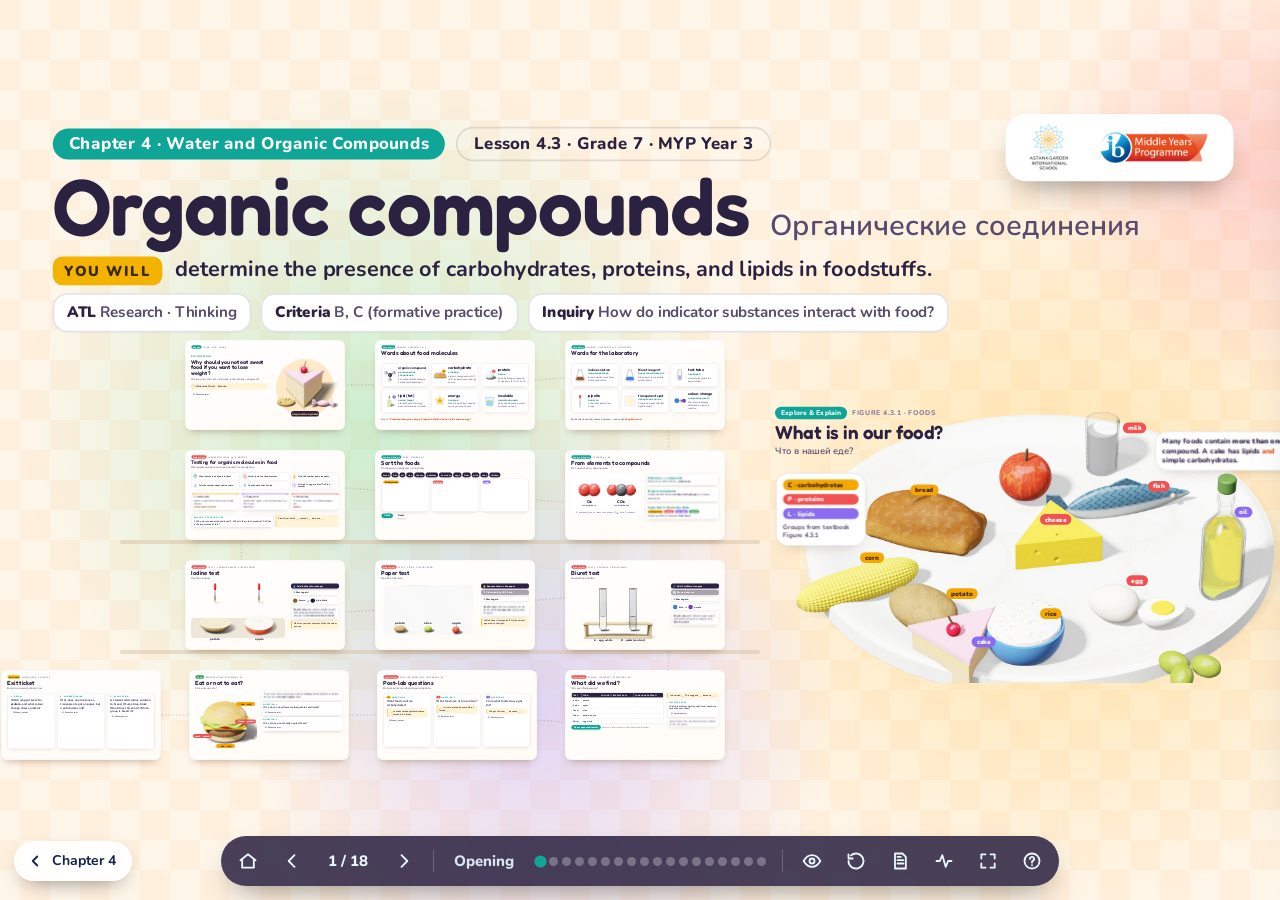
<file: HTML_Presentations/4.3_Organic_Compounds/index.html>
<!doctype html>
<html lang="en">
<head>
<meta charset="utf-8">
<meta name="viewport" content="width=device-width,initial-scale=1">
<title>4.3 Organic Compounds · Chapter 4</title>
<link rel="stylesheet" href="../../Assets/engine/fonts.css">
<link rel="stylesheet" href="../../Assets/engine/prezi.css">
<link rel="stylesheet" href="../../Assets/engine/benchmark.css">
<style>
:root{
  --bg:#fff6ea; --ink:#2b2140; --ink-soft:#574b6e; --ink-mute:#8a7f9e;
  --a1:#0fa597; --a2:#3a9d55; --a3:#f05252; --a4:#8b6cf0; --a5:#f5b301; --on-a:#ffffff;
  --panel:#ffffff; --panel-strong:#fffaf3; --panel-line:rgba(43,33,64,.13);
  --frame-bg:linear-gradient(160deg,#ffffff,#fffbf5);
  --frame-line:rgba(43,33,64,.10);
  --hud-bg:rgba(43,33,64,.86); --jp-base:rgba(43,33,64,.18);
  --carb:#f5a700; --prot:#f05252; --lip:#8b6cf0; --vit:#3a9d55;
}
.step .frame{box-shadow:0 50px 90px -50px rgba(90,60,30,.45),0 2px 0 rgba(255,255,255,.8) inset}
.panel{box-shadow:0 18px 40px -26px rgba(90,60,30,.35)}
.qcard{box-shadow:0 18px 40px -28px rgba(90,60,30,.35)}
.frame-box{background:#fff4d6;border-left-color:var(--a5)}
.frame-box i{color:#d9480f}
.hl5{color:#d9480f}
.pill{color:#fff}
.answer{color:var(--ink)}
.vcard{box-shadow:0 18px 40px -30px rgba(90,60,30,.35)}
.vcard .rus{color:#0b8478}
.kicker{color:#0b8478}
.chip{background:#2b2140;color:#fff}
.slot{border-color:rgba(43,33,64,.2)}
.fact{background:#fff0ef;border-color:#ffc2c2}
.fact .lab{color:#d63939}
.grp{display:inline-flex;align-items:center;gap:8px;padding:6px 14px;border-radius:999px;font:900 18px/1 var(--font);color:#fff}
.grp.c{background:var(--carb);color:#3b2600}.grp.p{background:var(--prot)}.grp.l{background:var(--lip)}.grp.v{background:var(--vit)}
.food-list{display:flex;flex-wrap:wrap;gap:10px;margin-top:12px}
.food-list span{padding:8px 14px;border-radius:14px;background:#fff7e8;border:2px solid rgba(43,33,64,.08);font:800 21px/1.1 var(--font)}
.bin{border-radius:26px;padding:14px 16px;background:#fff;border:2px solid var(--panel-line);min-height:330px;box-shadow:0 18px 40px -30px rgba(90,60,30,.35)}
.bin .slot{min-height:250px;align-content:flex-start;border:none;padding:4px}
.chip.food{font-size:22px;padding:10px 16px}
.labbtn{display:inline-flex;align-items:center;gap:10px;border:0;border-radius:18px;padding:14px 22px;font:900 22px/1 var(--font);cursor:pointer;
  background:#2b2140;color:#fff;box-shadow:0 12px 26px -14px rgba(43,33,64,.7)}
.labbtn.alt{background:#fff;color:#2b2140;border:2px solid rgba(43,33,64,.18);box-shadow:none}
.labbtn:disabled{opacity:.4;cursor:default}
.legend{display:flex;align-items:center;gap:14px;border-radius:20px;padding:14px 18px;background:#fff;border:2px solid var(--panel-line);font:800 22px/1.3 var(--font)}
.sw{width:44px;height:44px;border-radius:50%;flex:none;box-shadow:inset 0 -6px 10px rgba(0,0,0,.18)}
.otable{border-collapse:separate;border-spacing:0;width:100%;background:#fff;border-radius:20px;overflow:hidden;border:2px solid var(--panel-line)}
.otable th{font:900 18px/1.2 var(--font);letter-spacing:.04em;text-transform:uppercase;color:#fff;background:#2b2140;padding:12px 12px;text-align:left}
.otable td{font:700 21px/1.25 var(--font);padding:12px 12px;border-top:2px solid var(--panel-line);vertical-align:top}
.otable td.blank{color:#b7aec6}
.otable .exp{display:none;color:#0b6f5f;font-weight:800}
.otable.showexp .exp{display:block}
.otable.showexp .blank-t{display:none}
.safety{display:grid;grid-template-columns:repeat(3,1fr);gap:12px}
.safety div{display:flex;gap:12px;align-items:center;border-radius:18px;padding:12px 14px;background:#fff;border:2px solid var(--panel-line);font:800 20px/1.25 var(--font)}
.safety svg{flex:none;width:48px;height:48px}
@keyframes drip{0%{transform:translateY(0);opacity:1}90%{transform:translateY(var(--fall,180px));opacity:1}100%{transform:translateY(var(--fall,180px));opacity:0}}
@keyframes steamUp{0%{transform:translateY(0);opacity:0}30%{opacity:.6}100%{transform:translateY(-60px);opacity:0}}
.drop-anim{animation:drip .7s ease-in forwards}
.reduced .drop-anim{animation-duration:.01s}
.stain{transition:fill 1.4s ease, opacity 1.6s ease}
.reduced .stain{transition:none}
.lab-state{opacity:0;transition:opacity .7s var(--ease)}
.lab-state.on{opacity:1}
.reduced .lab-state{transition:none}
</style>
</head>
<body>
<svg width="0" height="0" style="position:absolute" aria-hidden="true">
  <defs>
    <linearGradient id="gBread" x1="0" y1="0" x2="0" y2="1"><stop offset="0" stop-color="#f6c06a"/><stop offset=".55" stop-color="#d98a32"/><stop offset="1" stop-color="#a95f1e"/></linearGradient>
    <radialGradient id="gPotato" cx=".4" cy=".35" r=".8"><stop offset="0" stop-color="#e9c48f"/><stop offset=".7" stop-color="#c18f55"/><stop offset="1" stop-color="#93653a"/></radialGradient>
    <radialGradient id="gPotIn" cx=".45" cy=".4" r=".7"><stop offset="0" stop-color="#fff6cf"/><stop offset="1" stop-color="#f0d98f"/></radialGradient>
    <radialGradient id="gApple" cx=".35" cy=".3" r=".85"><stop offset="0" stop-color="#ff8a80"/><stop offset=".55" stop-color="#e2303a"/><stop offset="1" stop-color="#9c1323"/></radialGradient>
    <radialGradient id="gAppIn" cx=".5" cy=".45" r=".7"><stop offset="0" stop-color="#fffbe6"/><stop offset="1" stop-color="#f4e5b0"/></radialGradient>
    <radialGradient id="gEgg" cx=".38" cy=".3" r=".85"><stop offset="0" stop-color="#ffffff"/><stop offset=".6" stop-color="#f7ead6"/><stop offset="1" stop-color="#d9c2a0"/></radialGradient>
    <radialGradient id="gYolk" cx=".38" cy=".32" r=".8"><stop offset="0" stop-color="#ffe680"/><stop offset=".6" stop-color="#ffb300"/><stop offset="1" stop-color="#e08600"/></radialGradient>
    <linearGradient id="gCheese" x1="0" y1="0" x2="1" y2="1"><stop offset="0" stop-color="#ffe680"/><stop offset="1" stop-color="#f5b301"/></linearGradient>
    <linearGradient id="gOil" x1="0" y1="0" x2="1" y2="0"><stop offset="0" stop-color="#9a8a12"/><stop offset=".35" stop-color="#d9c636"/><stop offset=".6" stop-color="#f3e57a"/><stop offset="1" stop-color="#8f7e10"/></linearGradient>
    <radialGradient id="gOlive" cx=".35" cy=".3" r=".85"><stop offset="0" stop-color="#c8d96b"/><stop offset=".6" stop-color="#7f9a2a"/><stop offset="1" stop-color="#4d6413"/></radialGradient>
    <linearGradient id="gFish" x1="0" y1="0" x2="0" y2="1"><stop offset="0" stop-color="#b9d6e6"/><stop offset=".55" stop-color="#7fa9c2"/><stop offset="1" stop-color="#e9f2f7"/></linearGradient>
    <radialGradient id="gPlate" cx=".5" cy=".42" r=".6"><stop offset="0" stop-color="#ffffff"/><stop offset=".85" stop-color="#f6efe6"/><stop offset="1" stop-color="#e8dccd"/></radialGradient>
    <linearGradient id="gGlass" x1="0" y1="0" x2="1" y2="0"><stop offset="0" stop-color="#ffffff" stop-opacity=".7"/><stop offset=".5" stop-color="#ffffff" stop-opacity=".15"/><stop offset="1" stop-color="#ffffff" stop-opacity=".6"/></linearGradient>
    <filter id="soft" x="-30%" y="-30%" width="160%" height="160%"><feDropShadow dx="0" dy="16" stdDeviation="16" flood-color="#7a4b1e" flood-opacity=".28"/></filter>
    <filter id="softS" x="-30%" y="-30%" width="160%" height="160%"><feDropShadow dx="0" dy="6" stdDeviation="6" flood-color="#7a4b1e" flood-opacity=".25"/></filter>
    <!-- reusable foods (each drawn around 0,0) -->
    <g id="fBread"><image href="../../Assets/art/3d/4.3/bread.webp" x="-207" y="-108" width="448" height="199"/></g>
    <g id="fPotato"><image href="../../Assets/art/3d/4.3/potato.webp" x="-124" y="-73" width="306" height="162"/></g>
    <g id="fApple"><image href="../../Assets/art/3d/4.3/apple.webp" x="-101" y="-126" width="290" height="253"/></g>
    <g id="fEgg"><image href="../../Assets/art/3d/4.3/egg.webp" x="-101" y="-75" width="269" height="172"/></g>
    <g id="fHalfEgg"><image href="../../Assets/art/3d/4.3/egg_half.webp" x="-116" y="-25" width="297" height="143"/></g>
    <g id="fCheese"><image href="../../Assets/art/3d/4.3/cheese.webp" x="-106" y="-114" width="284" height="193"/></g>
    <g id="fFish"><image href="../../Assets/art/3d/4.3/fish.webp" x="-175" y="-61" width="414" height="122"/></g>
    <g id="fMilk"><image href="../../Assets/art/3d/4.3/milk.webp" x="-74" y="-80" width="299" height="257"/></g>
    <g id="fOil"><image href="../../Assets/art/3d/4.3/oil.webp" x="-86" y="-258" width="355" height="507"/></g>
    <g id="fOlive"><image href="../../Assets/art/3d/4.3/olive.webp" x="-49" y="-37" width="128" height="83"/></g>
    <g id="fRice"><image href="../../Assets/art/3d/4.3/rice.webp" x="-138" y="-64" width="353" height="201"/></g>
    <g id="fCake"><image href="../../Assets/art/3d/4.3/cake.webp" x="-113" y="-93" width="273" height="251"/></g>
    <g id="fCorn"><image href="../../Assets/art/3d/4.3/corn.webp" x="-42" y="-182" width="90" height="335"/></g>
  </defs>
</svg>

<div class="prezi" data-lesson="4.3" data-journey data-rho="1.3">
<div class="viewport"><div class="world">

<!-- ================= WORLD ART: tablecloth + giant plate of food ================= -->
<svg class="world-art" style="left:-7600px;top:-4800px;width:15200px;height:9600px" viewBox="-7600 -4800 15200 9600" aria-hidden="true">
  <defs>
    <pattern id="cloth" width="600" height="600" patternUnits="userSpaceOnUse"><rect width="600" height="600" fill="#fff6ea"/><rect width="300" height="300" fill="#ffe9d1" opacity=".55"/><rect x="300" y="300" width="300" height="300" fill="#ffe9d1" opacity=".55"/></pattern>
    <radialGradient id="blobC" cx=".5" cy=".5" r=".5"><stop offset="0" stop-color="#ffd166" stop-opacity=".5"/><stop offset="1" stop-color="#ffd166" stop-opacity="0"/></radialGradient>
    <radialGradient id="blobM" cx=".5" cy=".5" r=".5"><stop offset="0" stop-color="#8fe3b0" stop-opacity=".45"/><stop offset="1" stop-color="#8fe3b0" stop-opacity="0"/></radialGradient>
    <radialGradient id="blobL" cx=".5" cy=".5" r=".5"><stop offset="0" stop-color="#c7b5ff" stop-opacity=".5"/><stop offset="1" stop-color="#c7b5ff" stop-opacity="0"/></radialGradient>
    <radialGradient id="blobR" cx=".5" cy=".5" r=".5"><stop offset="0" stop-color="#ff9e9e" stop-opacity=".4"/><stop offset="1" stop-color="#ff9e9e" stop-opacity="0"/></radialGradient>
  </defs>
  <rect x="-7600" y="-4800" width="15200" height="9600" fill="url(#cloth)"/>
  <circle cx="-3600" cy="-200" r="3600" fill="url(#blobM)"/>
  <circle cx="-2000" cy="2600" r="3000" fill="url(#blobL)"/>
  <circle cx="3200" cy="900" r="3800" fill="url(#blobC)"/>
  <circle cx="5200" cy="-2800" r="2200" fill="url(#blobR)"/>
  <!-- hotspots -->
  <g fill="none" stroke="#ffffff" stroke-width="16" class="anim" opacity=".9">
    <circle cx="1850" cy="650" r="150" style="transform-origin:1850px 650px;animation:pulse 2.4s infinite"/>
    <circle cx="3700" cy="1500" r="150" style="transform-origin:3700px 1500px;animation:pulse 2.4s infinite .6s"/>
    <circle cx="4750" cy="1000" r="150" style="transform-origin:4750px 1000px;animation:pulse 2.4s infinite 1.2s"/>
  </g>
  <!-- lab bench strip (bottom-left) -->
  <g opacity=".5"><rect x="-6200" y="900" width="6400" height="40" rx="20" fill="#d8c3a8"/><rect x="-6200" y="2000" width="6400" height="40" rx="20" fill="#d8c3a8"/></g>
</svg>

<!-- the plate of foods (Figure 4.3.1): one 3D render (Render_Source/food_scene.js, item 99), placed as an HTML image in the world -->
<img class="world-img" src="../../Assets/art/3d/4.3/plate_map.webp" alt="" style="left:565px;top:-430px;width:4870px;height:2760px">

<!-- ================= 1. TITLE / OVERVIEW ================= -->
<section class="step" id="welcome" data-x="-1000" data-y="0" data-s="8" data-overview data-noclick data-phase="title" data-title="Welcome · lesson map">
  <div class="scene">
    <div class="abs" style="left:66px;top:46px"><div class="row" style="gap:14px;align-items:center">
      <span class="pill">Chapter 4 · Water and Organic Compounds</span><span class="pill ghost">Lesson 4.3 · Grade 7 · MYP Year 3</span></div></div>
    <div class="abs" style="left:66px;top:94px;display:flex;align-items:baseline;gap:24px"><h1 class="h1" style="font-size:100px">Organic compounds</h1><span class="ru" style="font-size:36px">Органические соединения</span></div>
    <div class="abs" style="left:66px;top:206px;width:1470px">
      <div class="objective"><span class="tag">You will</span><span>determine the presence of carbohydrates, proteins, and lipids in foodstuffs.</span></div>
      <div class="meta-row" style="margin-top:10px">
        <div class="meta"><b>ATL</b> Research · Thinking</div>
        <div class="meta"><b>Criteria</b> B, C (formative practice)</div>
        <div class="meta"><b>Inquiry</b> How do indicator substances interact with food?</div>
      </div>
    </div>
    <div class="logo-plate" style="right:58px;top:30px">
      <img src="../../Assets/logos/AGIS_logo.png" alt="Astana Garden International School logo">
      <img class="myp" src="../../Assets/logos/IB_MYP_logo.png" alt="IB Middle Years Programme logo">
    </div>
  </div>
  <aside class="notes">
    <p><b>Opening (0:00).</b> Lesson map: left — learning and lab scenes; right — a giant plate of food. The camera will zoom into bread, egg and oil to meet carbohydrates, proteins and lipids.</p>
    <p>Objective quoted from the textbook “You will” box, p. 60. Textbook pp. 60–61, Laboratory Work No. 3.</p>
    <div class="warn"><b>Lab preparation (school-approved procedure):</b> potato, apple, olives, sunflower oil, raw egg white, water, test tubes + rack, pipettes, white paper, iodine solution, Biuret reagent, gloves, eye protection, paper towels, labelled waste container. Check allergies (egg, olives). Teacher dispenses reagents. No tasting. Full checklist: 4.3 Teacher Guide.</div>
  </aside>
</section>

<!-- ================= 2. BIG QUESTION ================= -->
<section class="step" id="bigq" data-x="-4750" data-y="-650" data-s="1" data-phase="engage" data-title="Big question: sweet food">
  <div class="frame"></div>
  <div class="scene">
    <div class="phase-tag"><span class="pill">Engage</span><span class="t">THINK · PAIR · SHARE</span></div>
    <div class="abs" style="left:64px;top:150px;width:760px">
      <div class="kicker">Big question</div>
      <div class="h2" style="font-size:54px;margin-top:14px">Why should you not eat sweet food if you want to lose weight?</div>
      <div class="ru" style="margin-top:14px">Почему не стоит есть сладкое, если хочешь похудеть?</div>
      <div class="frame-box" style="margin-top:26px" data-build="1">I think sweet food <i>…</i> because <i>…</i></div>
      <div class="qa" data-build="1" style="margin-top:14px"><button class="reveal-btn">&#128065; Reveal answer</button>
        <div class="answer">Cakes, cookies and candy contain <b>high amounts of simple carbohydrates</b>, which lead to weight gain if eaten too often (textbook Facts, p. 60).</div></div>
    </div>
    <svg class="abs anim" style="left:860px;top:150px" width="680" height="640" viewBox="0 0 680 640" aria-label="Cake, candy and cookies">
      <circle cx="340" cy="330" r="290" fill="#ffe9c7"/>
      <g>
        <image href="../../Assets/art/3d/4.3/cake.webp" x="123" y="53" width="549" height="504"/>
        <image href="../../Assets/art/3d/4.3/cookie.webp" x="54" y="425" width="198" height="100"/>
        <image href="../../Assets/art/3d/4.3/candy.webp" x="400" y="437" width="284" height="93"/>
      </g>
      <g data-build="2"><rect x="200" y="560" width="280" height="56" rx="28" fill="#2b2140"/><text x="340" y="597" text-anchor="middle" font-family="Nunito" font-weight="900" font-size="26" fill="#ffd166">simple carbohydrates</text></g>
    </svg>
  </div>
  <aside class="notes">
    <p><b>Engage (0:00–4:00). Participation 1 — Think–Pair–Share.</b> Then reveal (→ shows the frame and answer button; → again shows the label on the picture).</p>
    <div class="exp"><b>Expected ideas:</b> “sugar”, “too much energy”, “it makes you fat”. Textbook (Facts, p. 60): “Cakes, cookies, and candy contain high amounts of simple carbohydrates, which lead to weight gain if eaten too often.”</div>
    <div class="warn">Keep the message neutral: no food is “bad”; the body needs carbohydrates for energy. Avoid comments about any student’s body.</div>
  </aside>
</section>

<!-- ================= 3. VOCABULARY 1 ================= -->
<section class="step" id="vocab1" data-x="-2850" data-y="-650" data-s="1" data-phase="vocab" data-title="Vocabulary 1">
  <div class="frame"></div>
  <div class="scene">
    <div class="phase-tag"><span class="pill">Vocabulary</span><span class="t">ENGLISH · РУССКИЙ · 1 of 2</span></div>
    <div class="scene-title"><div class="h2">Words about food molecules</div></div>
    <div class="vocab c3" style="top:232px">
      <div class="vcard"><svg class="ic" viewBox="0 0 120 120"><circle cx="60" cy="60" r="18" fill="#2b2140"/><text x="60" y="68" text-anchor="middle" font-family="Fredoka" font-size="22" fill="#fff">C</text><g fill="#fff" stroke="#2b2140" stroke-width="3"><circle cx="24" cy="40" r="12"/><circle cx="96" cy="40" r="12"/><circle cx="60" cy="104" r="12"/></g><g stroke="#2b2140" stroke-width="4"><path d="M44 52L34 46M76 52L86 46M60 78V92"/></g><text x="24" y="45" text-anchor="middle" font-family="Fredoka" font-size="14">H</text><text x="96" y="45" text-anchor="middle" font-family="Fredoka" font-size="14">H</text><text x="60" y="109" text-anchor="middle" font-family="Fredoka" font-size="14">H</text></svg>
        <div class="en" style="font-size:33px">organic compound</div><div class="rus">органическое соединение</div><div class="def">a compound that contains carbon (and hydrogen)</div></div>
      <div class="vcard"><svg class="ic" viewBox="0 0 120 120"><use href="#fBread" transform="translate(60 66) scale(.27)"/><circle cx="96" cy="26" r="16" fill="var(--carb)"/><text x="96" y="33" text-anchor="middle" font-family="Fredoka" font-size="20" fill="#3b2600">C</text></svg>
        <div class="en">carbohydrate</div><div class="rus">углевод</div><div class="def">organic compound with C, H, O (sugars); main energy source</div></div>
      <div class="vcard"><svg class="ic" viewBox="0 0 120 120"><use href="#fEgg" transform="translate(56 64) scale(.42)"/><circle cx="96" cy="26" r="16" fill="var(--prot)"/><text x="96" y="33" text-anchor="middle" font-family="Fredoka" font-size="20" fill="#fff">P</text></svg>
        <div class="en">protein</div><div class="rus">белок</div><div class="def">basic building compound of the body (C, H, O, N, S)</div></div>
      <div class="vcard"><svg class="ic" viewBox="0 0 120 120"><use href="#fOil" transform="translate(54 68) scale(.2)"/><circle cx="96" cy="26" r="16" fill="var(--lip)"/><text x="96" y="33" text-anchor="middle" font-family="Fredoka" font-size="20" fill="#fff">L</text></svg>
        <div class="en">lipid (fat)</div><div class="rus">липид (жир)</div><div class="def">stores the most energy; does not dissolve in water</div></div>
      <div class="vcard"><svg class="ic" viewBox="0 0 120 120"><path d="M60 14L74 46H106L80 66L90 100L60 80L30 100L40 66L14 46H46Z" fill="#ffd166"/><path d="M60 36L66 52H82L69 62L74 78L60 68L46 78L51 62L38 52H54Z" fill="#f5a700"/></svg>
        <div class="en">energy</div><div class="rus">энергия</div><div class="def">what living things need to move, grow and work</div></div>
      <div class="vcard"><svg class="ic" viewBox="0 0 120 120"><path d="M24 30h72l-8 74H32z" fill="#e8f6ff" stroke="#8fb7cc" stroke-width="4"/><path d="M28 60h64l-5 42H33z" fill="#9fd8f0"/><g fill="#f5d33d"><ellipse cx="50" cy="56" rx="14" ry="5"/><ellipse cx="74" cy="54" rx="10" ry="4"/></g></svg>
        <div class="en">insoluble</div><div class="rus">нерастворимый</div><div class="def">does not dissolve in water (oil stays on top)</div></div>
    </div>
    <div class="abs" style="left:64px;bottom:96px;font:700 23px/1.3 var(--font);color:var(--ink-soft)">Say it: <b style="color:#d9480f">“Carbohydrates give energy. Proteins build the body. Lipids store energy.”</b></div>
  </div>
  <aside class="notes">
    <p><b>Vocabulary (4:00–6:30).</b> Choral repetition; definitions simplified from the textbook Key terms (p. 60). Russian from the textbook Terminology (p. 61): carbohydrate — углевод, lipid — жир, organic compounds — органические соединения; protein — белок (p. 59).</p>
    <p><b>Participation 2:</b> students hold up a coloured card or point: yellow = carbohydrate, red = protein, purple = lipid, when you name a food.</p>
  </aside>
</section>

<!-- ================= 4. VOCABULARY 2 (lab words) ================= -->
<section class="step" id="vocab2" data-x="-950" data-y="-650" data-s="1" data-phase="vocab" data-title="Vocabulary 2: lab words">
  <div class="frame"></div>
  <div class="scene">
    <div class="phase-tag"><span class="pill">Vocabulary</span><span class="t">ENGLISH · РУССКИЙ · 2 of 2 · LAB WORDS</span></div>
    <div class="scene-title"><div class="h2">Words for the laboratory</div></div>
    <div class="vocab c3" style="top:232px">
      <div class="vcard"><svg class="ic" viewBox="0 0 120 120"><path d="M44 14h32v20l22 60c4 12-4 20-16 20H38c-12 0-20-8-16-20l22-60z" fill="#fff" stroke="#8a7f9e" stroke-width="4"/><path d="M34 76h52l8 18c3 8-2 14-10 14H36c-8 0-13-6-10-14z" fill="#8a5a2b"/></svg>
        <div class="en" style="font-size:33px">iodine solution</div><div class="rus">йодный раствор</div><div class="def">brown liquid; turns blue-black with starch</div></div>
      <div class="vcard"><svg class="ic" viewBox="0 0 120 120"><path d="M44 14h32v20l22 60c4 12-4 20-16 20H38c-12 0-20-8-16-20l22-60z" fill="#fff" stroke="#8a7f9e" stroke-width="4"/><path d="M34 76h52l8 18c3 8-2 14-10 14H36c-8 0-13-6-10-14z" fill="#3f7fe0"/></svg>
        <div class="en" style="font-size:33px">Biuret reagent</div><div class="rus">биуретовый реактив</div><div class="def">blue liquid; turns purple with protein</div></div>
      <div class="vcard"><svg class="ic" viewBox="0 0 120 120"><rect x="44" y="10" width="32" height="96" rx="16" fill="#fff" stroke="#8a7f9e" stroke-width="4"/><rect x="48" y="62" width="24" height="40" rx="12" fill="#b9a6ff"/></svg>
        <div class="en">test tube</div><div class="rus">пробирка</div><div class="def">a small glass tube for experiments</div></div>
      <div class="vcard"><svg class="ic" viewBox="0 0 120 120"><rect x="50" y="8" width="20" height="30" rx="10" fill="#f05252"/><path d="M54 38h12l-2 60-4 12-4-12z" fill="#fff" stroke="#8a7f9e" stroke-width="3"/><circle cx="60" cy="116" r="4" fill="#8a5a2b"/></svg>
        <div class="en">pipette</div><div class="rus">пипетка</div><div class="def">a tool that adds a few drops</div></div>
      <div class="vcard"><svg class="ic" viewBox="0 0 120 120"><rect x="16" y="20" width="88" height="80" rx="8" fill="#fff" stroke="#d8cfc4" stroke-width="4"/><circle cx="60" cy="60" r="24" fill="#fff4c2" opacity=".9"/><circle cx="60" cy="60" r="24" fill="none" stroke="#e8c84a" stroke-width="3" stroke-dasharray="4 4"/></svg>
        <div class="en" style="font-size:33px">transparent spot</div><div class="rus">прозрачное пятно</div><div class="def">a mark on paper that lets light through</div></div>
      <div class="vcard"><svg class="ic" viewBox="0 0 120 120"><circle cx="34" cy="60" r="22" fill="#3f7fe0"/><path d="M60 60h16" stroke="#2b2140" stroke-width="5" stroke-linecap="round"/><path d="M72 50l10 10-10 10" stroke="#2b2140" stroke-width="5" fill="none" stroke-linecap="round"/><circle cx="98" cy="60" r="18" fill="#7b3fb8"/></svg>
        <div class="en">colour change</div><div class="rus">изменение цвета</div><div class="def">the colour becomes different: a sign of a reaction</div></div>
    </div>
    <div class="abs" style="left:64px;bottom:96px;font:700 23px/1.3 var(--font);color:var(--ink-soft)">Quick check: teacher shows a picture — you say the <b style="color:#d9480f">English word</b>.</div>
  </div>
  <aside class="notes">
    <p><b>Vocabulary (6:30–9:00). Participation 3:</b> “Show me” — teacher holds up real lab equipment (test tube, pipette); students name it in English, then Russian.</p>
    <p>Terminology (textbook p. 61): iodine solution — йодный раствор. Other Russian terms are standard school translations.</p>
  </aside>
</section>

<!-- ================= 5. WHAT ARE ORGANIC COMPOUNDS ================= -->
<section class="step" id="organic" data-x="-950" data-y="450" data-s="1" data-phase="explore" data-title="What are organic compounds?">
  <div class="frame"></div>
  <div class="scene">
    <div class="phase-tag"><span class="pill">Explore &amp; Explain</span><span class="t">TEXTBOOK p. 60</span></div>
    <div class="scene-title"><div class="h2">From elements to compounds</div><div class="ru">От элементов к соединениям</div></div>
    <svg class="abs" style="left:64px;top:236px" width="700" height="420" viewBox="0 0 700 420" aria-label="Oxygen molecule O2 and carbon dioxide molecule CO2">
      <rect width="700" height="420" rx="30" fill="#fff" stroke="rgba(43,33,64,.12)" stroke-width="2"/>
      <image href="../../Assets/art/3d/shared/mol_o2.webp" x="65" y="96" width="230" height="137"/>
      <text x="180" y="290" text-anchor="middle" font-family="Fredoka" font-weight="600" font-size="40" fill="#2b2140">O₂</text>
      <text x="180" y="326" text-anchor="middle" font-family="Nunito" font-weight="800" font-size="21" fill="#574b6e">we breathe in</text>
      <image href="../../Assets/art/3d/shared/mol_co2.webp" x="350" y="98" width="300" height="134"/>
      <text x="500" y="290" text-anchor="middle" font-family="Fredoka" font-weight="600" font-size="40" fill="#2b2140">CO₂</text>
      <text x="500" y="326" text-anchor="middle" font-family="Nunito" font-weight="800" font-size="21" fill="#574b6e">we breathe out</text>
      <text x="350" y="390" text-anchor="middle" font-family="Nunito" font-weight="800" font-size="21" fill="#8a7f9e">A molecule has at least two atoms (O₂: two O atoms).</text>
    </svg>
    <div class="abs col" style="left:800px;top:236px;width:740px;gap:14px">
      <div class="panel" style="padding:20px 24px" data-build="1"><div class="h4" style="color:#0b8478">Molecules → compounds</div><div class="body small" style="margin-top:6px">Molecules combine to form a <b>compound</b>.</div></div>
      <div class="panel" style="padding:20px 24px" data-build="2"><div class="h4" style="color:#0b8478">Organic compounds</div><div class="body small" style="margin-top:6px">Compounds that contain <b>carbon and hydrogen</b> are organic compounds.</div></div>
      <div class="panel" style="padding:20px 24px" data-build="3"><div class="h4" style="color:#0b8478">Important in the human body</div>
        <div class="row" style="gap:10px;margin-top:10px;flex-wrap:wrap"><span class="grp c">carbohydrates</span><span class="grp p">proteins</span><span class="grp l">fats (lipids)</span><span class="grp v">vitamins</span></div>
        <div class="body small" style="margin-top:10px">Humans get these molecules <b>from food</b>.</div></div>
    </div>
  </div>
  <aside class="notes">
    <p><b>Explain (9:00–10:30).</b> → three times. Link to Lesson 4.2: carbon is the backbone of organic substances.</p>
    <p>Textbook p. 60: “Any molecule consists of at least two elements” — the O₂ example has two atoms of one element, so this slide says “at least two atoms” to stay accurate. CO₂ has two elements.</p>
    <div class="warn">The textbook also says organic substances are “synthesized only in the body of a living organism”. This is a historical idea — today many organic compounds are made in laboratories — so it is not shown on the slide. See the Source Discrepancy Log.</div>
  </aside>
</section>

<!-- ================= 6. PLATE (frames the giant plate) ================= -->
<section class="step" id="plate" data-x="3000" data-y="1000" data-s="3.6" data-nojourney data-phase="explore" data-title="Food to molecules: the plate">
  <div class="scene">
    <div class="phase-tag"><span class="pill">Explore &amp; Explain</span><span class="t">FIGURE 4.3.1 · FOODS</span></div>
    <div class="scene-title" style="right:auto;width:560px"><div class="h2" style="font-size:52px">What is in our food?</div><div class="ru">Что в нашей еде?</div></div>
    <div class="abs" data-build="1" style="left:66px;top:236px;width:250px">
      <div class="panel" style="padding:16px 18px"><div class="col" style="gap:10px"><span class="grp c">C · carbohydrates</span><span class="grp p">P · proteins</span><span class="grp l">L · lipids</span></div>
        <div style="font:700 18px/1.3 var(--font);color:var(--ink-soft);margin-top:10px">Groups from textbook Figure 4.3.1</div></div>
    </div>
    <!-- tags placed over the foods (design coords) -->
    <div data-build="1">
      <span class="grp c abs" style="left:440px;top:268px">bread</span>
      <span class="grp c abs" style="left:300px;top:456px">corn</span>
      <span class="grp c abs" style="left:540px;top:556px">potato</span>
      <span class="grp c abs" style="left:800px;top:612px">rice</span>
      <span class="grp p abs" style="left:800px;top:350px">cheese</span>
      <span class="grp p abs" style="left:1100px;top:258px">fish</span>
      <span class="grp p abs" style="left:1040px;top:520px">egg</span>
      <span class="grp p abs" style="left:1030px;top:96px">milk</span>
      <span class="grp l abs" style="left:1340px;top:330px">oil</span>
      <span class="grp l abs" style="left:610px;top:690px">cake</span>
    </div>
    <div class="abs panel" data-build="2" style="left:1120px;top:120px;width:420px;padding:14px 18px"><div style="font:800 20px/1.3 var(--font)">Many foods contain <b>more than one</b> compound. A cake has lipids <i style="font-style:normal;color:#d9480f">and</i> simple carbohydrates.</div></div>
  </div>
  <aside class="notes">
    <p><b>Explain (10:30–11:30).</b> The plate recreates the food groups of textbook Figure 4.3.1 (carbohydrates, proteins, lipids). → shows coloured tags; → shows the “more than one compound” note.</p>
    <div class="warn">Misconception (Unit Planner): “all foods contain only one compound.” The cake example is textbook-supported: cake appears in the lipids column of Fig. 4.3.1, and the Facts box says cakes contain simple carbohydrates.</div>
    <p>The apple is on the plate because it is a Lab 3 sample; Figure 4.3.1 shows fruit in the vitamins column. The glowing rings mark the three zooms: bread, egg, oil.</p>
  </aside>
</section>

<!-- ================= 7. CARBOHYDRATES (nested in bread) ================= -->
<section class="step" id="carbs" data-x="1850" data-y="650" data-s=".13" data-nested="hidden" data-phase="explore" data-title="Zoom: carbohydrates">
  <div class="scene organ-bg" style="position:absolute;inset:0;border-radius:60px;overflow:hidden;background:radial-gradient(circle at 30% 40%,#fff3d1 0%,#ffe2a6 60%,#ffd27a 100%)">
    <div class="phase-tag"><span class="pill" style="background:var(--carb);color:#3b2600">Explore &amp; Explain</span><span class="t" style="color:#8a5a00">ZOOM 1 · INSIDE BREAD</span></div>
    <div class="scene-title"><div class="h2">Carbohydrates</div><div class="ru">Углеводы</div></div>
    <svg class="abs anim" style="left:40px;top:250px" width="760" height="380" viewBox="0 0 760 380" aria-label="Simple model: a chain of sugar rings">
      <g class="anim"><g style="animation:floaty 6s ease-in-out infinite"><image href="../../Assets/art/3d/shared/mol_sugar_chain.webp" x="20" y="87" width="720" height="146"/></g></g>
      <g font-family="Nunito" font-weight="800" font-size="17" fill="#8a5a00"><circle cx="250" cy="262" r="9" fill="#1b1b1d"/><text x="264" y="268">C</text><circle cx="320" cy="262" r="9" fill="#c8241c"/><text x="334" y="268">O</text><circle cx="390" cy="262" r="7" fill="#f2f2f4" stroke="#bbb"/><text x="402" y="268">H</text></g>
      <text x="380" y="300" text-anchor="middle" font-family="Nunito" font-weight="900" font-size="26" fill="#8a5a00">simple model: sugar units in a chain</text>
      <text x="380" y="336" text-anchor="middle" font-family="Nunito" font-weight="800" font-size="22" fill="#a2741a">contains C, H, O</text>
    </svg>
    <div class="abs col" style="left:830px;top:236px;width:710px;gap:14px">
      <div class="panel" style="padding:18px 22px"><div class="body small"><b>Carbohydrates</b> are organic compounds that contain <b>C, H, O</b> (sugars).</div></div>
      <div class="panel" style="padding:18px 22px" data-build="1"><div class="body small">They are an essential part of cells and the <b class="hl5">main source of energy</b> for living organisms.</div></div>
      <div class="panel" style="padding:18px 22px" data-build="2"><div class="h4" style="font-size:24px">Foods (Figure 4.3.1)</div><div class="food-list"><span>flour</span><span>bread</span><span>corn</span><span>potatoes</span><span>rice</span></div></div>
    </div>
    <div class="abs fact" style="left:64px;top:660px;width:720px" data-build="3"><div class="lab">Fact · textbook p. 60</div><div style="font:700 22px/1.3 var(--font);margin-top:6px">Cakes, cookies and candy contain high amounts of <b>simple carbohydrates</b>, which lead to weight gain if eaten too often.</div></div>
  </div>
  <aside class="notes">
    <p><b>Explain (11:30–12:45).</b> Zoomed into the bread. The hexagons are a simple model of sugar units — not real chemical structures.</p>
    <p>Textbook p. 60: “Carbohydrates are essential part of cells and the main source of energy for living organisms.” Key term: “Carbohydrate — organic compounds contain C, H, O (sugars).”</p>
    <p>Link to the big question: simple carbohydrates → weight gain if eaten too often.</p>
  </aside>
</section>

<!-- ================= 8. PROTEINS (nested in egg) ================= -->
<section class="step" id="proteins" data-x="3700" data-y="1500" data-s=".13" data-nested="hidden" data-phase="explore" data-title="Zoom: proteins">
  <div class="scene" style="border-radius:60px;overflow:hidden;background:radial-gradient(circle at 30% 40%,#fff1ef 0%,#ffd6d2 60%,#ffb8b0 100%)">
    <div class="phase-tag"><span class="pill" style="background:var(--prot)">Explore &amp; Explain</span><span class="t" style="color:#a12c2c">ZOOM 2 · INSIDE AN EGG</span></div>
    <div class="scene-title"><div class="h2">Proteins</div><div class="ru">Белки</div></div>
    <svg class="abs anim" style="left:40px;top:240px" width="760" height="400" viewBox="0 0 760 400" aria-label="Simple model: a protein as a folded chain of beads">
      <g class="anim"><g style="animation:floaty 7s ease-in-out infinite"><image href="../../Assets/art/3d/shared/mol_protein_chain.webp" x="20" y="42" width="700" height="277"/></g></g>
      <text x="380" y="380" text-anchor="middle" font-family="Nunito" font-weight="900" font-size="25" fill="#a12c2c">simple model: a long folded chain · contains C, H, O, N, S</text>
    </svg>
    <div class="abs col" style="left:830px;top:236px;width:710px;gap:12px">
      <div class="panel" style="padding:16px 22px"><div class="body small"><b>Protein</b> — a basic building organic compound of the body. A <b>key component</b> of the body.</div></div>
      <div class="panel" style="padding:16px 22px" data-build="1"><div class="h4" style="font-size:24px">Proteins have many functions</div>
        <div class="body small" style="margin-top:6px">oxygen transport · muscle contraction · protection against bacteria and viruses · hair, skin and eye colour</div></div>
      <div class="panel" style="padding:16px 22px" data-build="2"><div class="h4" style="font-size:24px">Foods (Figure 4.3.1)</div><div class="food-list"><span>milk</span><span>chicken</span><span>fish</span><span>cheese</span><span>eggs</span></div></div>
    </div>
    <div class="abs frame-box" style="left:64px;top:690px;width:720px;font-size:22px" data-build="3">Remember Lesson 4.2: <i>hemoglobin</i> is a protein that transports oxygen.</div>
  </div>
  <aside class="notes">
    <p><b>Explain (12:45–14:00).</b> Zoomed into the egg. The bead chain is a simple model of a protein.</p>
    <p>Textbook p. 60: “Proteins are a key component of the body. Protein has a variety of functions. For example, oxygen transport, muscle contraction, protection against bacteria and viruses, formation of hair, skin and eye colour, etc.” Key term: “Protein — basic building organic compound of the body which contains C, H, O, N and S.”</p>
  </aside>
</section>

<!-- ================= 9. LIPIDS (nested in oil) ================= -->
<section class="step" id="lipids" data-x="4750" data-y="1000" data-s=".13" data-nested="hidden" data-phase="explore" data-title="Zoom: lipids">
  <div class="scene" style="border-radius:60px;overflow:hidden;background:radial-gradient(circle at 30% 40%,#f6f1ff 0%,#e3d8ff 60%,#cdbbff 100%)">
    <div class="phase-tag"><span class="pill" style="background:var(--lip)">Explore &amp; Explain</span><span class="t" style="color:#5b3fc4">ZOOM 3 · INSIDE OIL</span></div>
    <div class="scene-title"><div class="h2">Lipids (fats)</div><div class="ru">Липиды (жиры)</div></div>
    <svg class="abs anim" style="left:40px;top:236px" width="760" height="430" viewBox="0 0 760 430" aria-label="Oil does not mix with water; oil floats on top">
      <image href="../../Assets/art/3d/4.3/lab_beaker_oil_water.webp" x="159" y="-8" width="441" height="441"/>
      <g font-family="Nunito" font-weight="900" font-size="24"><text x="580" y="168" fill="#8a6d00">oil</text><text x="580" y="300" fill="#2a7aa6">water</text></g>
      <text x="380" y="428" text-anchor="middle" font-family="Nunito" font-weight="900" font-size="24" fill="#5b3fc4">lipids are insoluble in water</text>
    </svg>
    <div class="abs col" style="left:830px;top:236px;width:710px;gap:14px">
      <div class="panel" style="padding:18px 22px"><div class="body small"><b>Lipid</b> — an organic compound which <b>stores the most energy</b> and is <b>insoluble in water</b>.</div></div>
      <div class="panel" style="padding:18px 22px" data-build="1"><div class="body small">Lipids are also present in the cell. They serve as <b class="hl5">protection</b> and <b class="hl5">heat storage</b>.</div></div>
      <div class="panel" style="padding:18px 22px" data-build="2"><div class="h4" style="font-size:24px">Foods (Figure 4.3.1)</div><div class="food-list"><span>oil</span><span>ice cream</span><span>cake</span><span>cream</span><span>sweets</span></div></div>
    </div>
  </div>
  <aside class="notes">
    <p><b>Explain (14:00–15:00).</b> Zoomed into the oil bottle. Quick demo option: a few drops of oil in a cup of water — oil floats and does not mix.</p>
    <p>Textbook p. 60: “Lipids are also present in the cell. They serve as protection and heat storage.” Key term: “Lipid — organic compound which stores the most energy and insoluble in water.”</p>
  </aside>
</section>

<!-- ================= 10. CLASSIFY FOODS ================= -->
<section class="step" id="classify" data-x="-2850" data-y="450" data-s="1" data-phase="explore" data-title="Sort the foods">
  <div class="frame"></div>
  <div class="scene">
    <div class="phase-tag"><span class="pill">Explore &amp; Explain</span><span class="t">SORT · FIGURE 4.3.1</span></div>
    <div class="scene-title"><div class="h2">Sort the foods</div><div class="ru">Распредели продукты по группам</div></div>
    <div class="match-zone abs" style="left:64px;right:64px;top:226px">
      <div class="pool" style="gap:10px;margin-bottom:16px">
        <span class="chip food" data-k="c">bread</span><span class="chip food" data-k="p">fish</span><span class="chip food" data-k="l">oil</span><span class="chip food" data-k="c">rice</span>
        <span class="chip food" data-k="p">cheese</span><span class="chip food" data-k="c">potatoes</span><span class="chip food" data-k="l">ice cream</span><span class="chip food" data-k="p">eggs</span>
        <span class="chip food" data-k="c">flour</span><span class="chip food" data-k="p">milk</span><span class="chip food" data-k="l c">cake</span><span class="chip food" data-k="p">chicken</span>
      </div>
      <div style="display:grid;grid-template-columns:repeat(3,1fr);gap:20px">
        <div class="bin"><span class="grp c">Carbohydrates</span><div class="slot" data-k="c"></div></div>
        <div class="bin"><span class="grp p">Proteins</span><div class="slot" data-k="p"></div></div>
        <div class="bin"><span class="grp l">Lipids</span><div class="slot" data-k="l"></div></div>
      </div>
      <div class="row" style="margin-top:14px;align-items:center"><button class="btn" data-check>Check</button><button class="btn ghost" data-reset>Reset</button><span class="score" style="color:#d9480f"></span></div>
    </div>
  </div>
  <aside class="notes">
    <p><b>Explain + participation (15:00–17:00).</b> Volunteers sort the foods (drag, or click a food then click a group). Press <b>Check</b>.</p>
    <div class="exp"><b>Answers (Figure 4.3.1):</b> Carbohydrates — bread, rice, potatoes, flour. Proteins — fish, cheese, eggs, milk, chicken. Lipids — oil, ice cream, cake (cake is also accepted under carbohydrates).</div>
    <p>Ask: “Can a food belong to two groups?” <b>Expected:</b> yes — e.g. cake.</p>
  </aside>
</section>

<!-- ================= 11. LAB 3: SETUP + SAFETY ================= -->
<section class="step" id="labsetup" data-x="-4750" data-y="450" data-s="1" data-phase="activity" data-title="Laboratory work No. 3: safety and plan">
  <div class="frame"></div>
  <div class="scene">
    <div class="phase-tag"><span class="pill" style="background:var(--a3)">Main activity</span><span class="t">LABORATORY WORK No. 3 · GROUPS</span></div>
    <div class="scene-title"><div class="h2" style="font-size:52px">Testing for organic molecules in food</div><div class="ru">Обнаружение органических веществ в продуктах</div></div>
    <div class="abs safety" style="left:64px;right:64px;top:226px">
      <div><svg viewBox="0 0 48 48"><path d="M12 22V10a4 4 0 0 1 8 0v10M20 18V8a4 4 0 0 1 8 0v12M28 20V12a4 4 0 0 1 8 0v18c0 8-6 14-14 14s-12-6-14-12l-4-8a3 3 0 0 1 5-3l3 4" fill="#e6f7f5" stroke="#0fa597" stroke-width="3" stroke-linecap="round"/></svg>Wear gloves (and eye protection)</div>
      <div><svg viewBox="0 0 48 48"><circle cx="24" cy="24" r="20" fill="#ffeaea" stroke="#f05252" stroke-width="3"/><path d="M14 30c4-6 16-6 20 0" stroke="#f05252" stroke-width="3" fill="none"/><path d="M10 10l28 28" stroke="#f05252" stroke-width="4"/></svg>Never taste the food samples</div>
      <div><svg viewBox="0 0 48 48"><path d="M18 6h12v10l10 24c2 4-1 8-6 8H14c-5 0-8-4-6-8l10-24z" fill="#fff4d6" stroke="#f5b301" stroke-width="3"/><path d="M24 22v10M24 36v2" stroke="#d9480f" stroke-width="4" stroke-linecap="round"/></svg>Only the teacher pours reagents</div>
      <div><svg viewBox="0 0 48 48"><path d="M10 40h28M24 8v24M14 22l10 10 10-10" stroke="#8b6cf0" stroke-width="4" fill="none" stroke-linecap="round"/></svg>Tell the teacher about spills at once</div>
      <div><svg viewBox="0 0 48 48"><path d="M8 34c6-4 10-4 16 0s10 4 16 0" stroke="#0fa597" stroke-width="3" fill="none"/><path d="M20 8h8v14a6 6 0 1 1-8 0z" fill="#e6f7f5" stroke="#0fa597" stroke-width="3"/></svg>Wash hands after the lab</div>
      <div><svg viewBox="0 0 48 48"><circle cx="24" cy="24" r="20" fill="#f3efff" stroke="#8b6cf0" stroke-width="3"/><text x="24" y="31" text-anchor="middle" font-family="Fredoka" font-size="20" fill="#5b3fc4">!</text></svg>Allergic to egg or olives? Tell the teacher</div>
    </div>
    <div class="abs" style="left:64px;right:64px;top:430px;display:grid;grid-template-columns:1fr 1fr 1fr;gap:18px">
      <div class="panel" style="padding:16px 20px;border-top:8px solid var(--carb)"><div class="h4" style="font-size:24px">1 · Iodine test</div><div class="body" style="font-size:21px;margin-top:6px">potato + apple · add a few drops of iodine solution</div><div class="body" style="font-size:21px;margin-top:6px;color:#8a5a00"><b>carbohydrate (starch)</b></div></div>
      <div class="panel" style="padding:16px 20px;border-top:8px solid var(--lip)"><div class="h4" style="font-size:24px">2 · Paper test</div><div class="body" style="font-size:21px;margin-top:6px">potato, olive, apple · rub on white paper · dry 10–15 min</div><div class="body" style="font-size:21px;margin-top:6px;color:#5b3fc4"><b>lipid (fat)</b></div></div>
      <div class="panel" style="padding:16px 20px;border-top:8px solid var(--prot)"><div class="h4" style="font-size:24px">3 · Biuret test</div><div class="body" style="font-size:21px;margin-top:6px">2 ml raw egg white + 2 ml Biuret reagent · mix</div><div class="body" style="font-size:21px;margin-top:6px;color:#a12c2c"><b>protein</b></div></div>
    </div>
    <div class="abs" style="left:64px;right:64px;top:650px;display:grid;grid-template-columns:1.3fr 1fr;gap:18px">
      <div class="qcard" style="padding:16px 20px"><div class="qn">Pre-lab · textbook p. 61</div><div class="q" style="font-size:22px">1. Why do we need carbohydrates? 2. What is the role of proteins? 3. What is the importance of fats?</div></div>
      <div class="frame-box" style="font-size:21px">Prediction: I think <i>___</i> contains <i>___</i> because <i>___</i>.</div>
    </div>
  </div>
  <aside class="notes">
    <p><b>Main activity (18:00–30:00).</b> 2 min: safety and pre-lab questions (orally). 1 min: students write predictions on the Lab 3 sheet. 7 min: stations or teacher demonstration of the three tests. 2 min: record observations.</p>
    <div class="warn"><b>Safety (follow school-approved procedures and the reagent safety data sheets):</b> Iodine solution stains skin and clothes and is an irritant. Biuret reagent contains copper sulfate and sodium hydroxide — irritant/corrosive: eye protection and gloves, teacher dispenses. Raw egg white: hygiene and hand washing. Check egg/olive allergies. No tasting — food is used only for testing (textbook safety precautions, p. 61). Dispose of waste as the school directs.</div>
    <p>If time is short, run the virtual tests on the next three scenes as a teacher demonstration, and do the real practical in the proposed extra period (Unit Planner notes preparation/cleanup may need an additional period).</p>
    <p>ATL — Research (information literacy): collect and record observations accurately.</p>
  </aside>
</section>

<!-- ================= 12. IODINE TEST (virtual) ================= -->
<section class="step" id="iodine" data-x="-4750" data-y="1550" data-s="1" data-phase="activity" data-title="Test 1: iodine test">
  <div class="frame"></div>
  <div class="scene">
    <div class="phase-tag"><span class="pill" style="background:var(--a3)">Main activity</span><span class="t">TEST 1 · CARBOHYDRATES · VIRTUAL DEMO</span></div>
    <div class="scene-title"><div class="h2">Iodine test</div><div class="ru">Проба с йодом</div></div>
    <svg class="abs" style="left:40px;top:200px" width="980" height="620" viewBox="0 0 980 620" aria-label="Virtual iodine test on a cut potato and a cut apple" data-interactive>
      <rect x="20" y="380" width="940" height="200" rx="30" fill="#efe6da"/>
      <!-- cut potato and apple: 3D renders for each result state (Render_Source/lab_scene.js) -->
      <image href="../../Assets/art/3d/4.3/lab_potato_plain.webp" x="-49" y="274" width="619" height="385"/>
      <image id="iStainP" class="lab-state" href="../../Assets/art/3d/4.3/lab_potato_iodine_brown.webp" x="-49" y="274" width="619" height="385"/>
      <image id="iBlueP" class="lab-state" href="../../Assets/art/3d/4.3/lab_potato_iodine_blueblack.webp" x="-49" y="274" width="619" height="385"/>
      <image href="../../Assets/art/3d/4.3/lab_apple_plain.webp" x="393" y="251" width="612" height="380"/>
      <image id="iStainA" class="lab-state" href="../../Assets/art/3d/4.3/lab_apple_iodine_brown.webp" x="393" y="251" width="612" height="380"/>
      <g id="iQ" opacity="0" style="transition:opacity .6s"><circle cx="830" cy="318" r="34" fill="#2b2140"/><text x="830" y="330" text-anchor="middle" font-family="Fredoka" font-size="40" fill="#ffd166">?</text></g>
      <g id="pipP" transform="translate(260 40)"><image href="../../Assets/art/3d/4.3/lab_dropper.webp" x="-37" y="-18" width="74" height="223"/></g>
      <g id="pipA" transform="translate(700 40)"><image href="../../Assets/art/3d/4.3/lab_dropper.webp" x="-37" y="-18" width="74" height="223"/></g>
      <g id="dropsI"></g>
      <g font-family="Nunito" font-weight="900" font-size="28" text-anchor="middle" fill="#2b2140"><text x="260" y="600">potato</text><text x="700" y="600">apple</text></g>
    </svg>
    <div class="abs col" style="left:1060px;top:236px;width:480px;gap:14px">
      <button class="labbtn" id="iAdd">&#128167; Add iodine (a few drops)</button>
      <button class="labbtn alt" id="iReset">&#8634; Start again</button>
      <div class="legend"><span class="sw" style="background:#9a5a1c"></span><span>brown</span><span style="font-size:28px">→</span><span class="sw" style="background:#1d1a3a"></span><span>blue-black</span></div>
      <div class="panel" style="padding:16px 20px"><div class="body small"><b>Result rule:</b> when iodine solution reacts with carbohydrates (starch), the colour changes from <b>brown to blue or black</b>.</div></div>
      <div class="frame-box" style="font-size:21px" id="iNote">Observe your real samples. Write the colour you see.</div>
    </div>
  </div>
  <aside class="notes">
    <p><b>Test 1 (≈21:00–23:00).</b> Real samples first if possible. Click <b>Add iodine</b> to model the procedure: (a) cut potato and apple in half, (b) add a few drops of iodine solution, (c) write down the colours.</p>
    <div class="exp"><b>Expected (textbook result rule):</b> potato turns blue-black → contains carbohydrate (starch). Apple: <b>record the real observation</b>. Ripe apples often show little or no blue-black colour because their carbohydrates are mostly sugars, not starch; unripe apples can show more. The virtual apple therefore shows a “?”.</div>
    <div class="warn">Precision: the iodine test detects <b>starch</b>, one kind of carbohydrate. The textbook says “carbohydrates” — say “carbohydrate (starch)”.</div>
  </aside>
</section>

<!-- ================= 13. PAPER TEST (virtual) ================= -->
<section class="step" id="paper" data-x="-2850" data-y="1550" data-s="1" data-phase="activity" data-title="Test 2: paper test for lipids">
  <div class="frame"></div>
  <div class="scene">
    <div class="phase-tag"><span class="pill" style="background:var(--a3)">Main activity</span><span class="t">TEST 2 · LIPIDS · VIRTUAL DEMO</span></div>
    <div class="scene-title"><div class="h2">Paper test</div><div class="ru">Проба на бумаге</div></div>
    <svg class="abs" style="left:40px;top:220px" width="980" height="600" viewBox="0 0 980 600" aria-label="Virtual paper test: potato, olive and apple rubbed on white paper, then dried" data-interactive>
      <defs><filter id="wet" x="-20%" y="-20%" width="140%" height="140%"><feTurbulence type="fractalNoise" baseFrequency=".035" numOctaves="2" seed="4"/><feDisplacementMap in="SourceGraphic" scale="26"/><feGaussianBlur stdDeviation="5"/></filter><radialGradient id="pLight" cx=".5" cy=".5" r=".6"><stop offset="0" stop-color="#fff7c2"/><stop offset="1" stop-color="#ffffff" stop-opacity="0"/></radialGradient></defs>
      <image href="../../Assets/art/3d/4.3/lab_paper.webp" x="8" y="10" width="963" height="535"/>
      <g id="pSpots">
        <circle class="stain" id="pS1" cx="210" cy="260" r="100" fill="#d8cdbb" opacity="0" filter="url(#wet)"/>
        <circle class="stain" id="pS2" cx="490" cy="260" r="100" fill="#d8cdbb" opacity="0" filter="url(#wet)"/>
        <circle class="stain" id="pS3" cx="770" cy="260" r="100" fill="#d8cdbb" opacity="0" filter="url(#wet)"/>
      </g>
      <circle id="pGlow" cx="490" cy="260" r="110" fill="url(#pLight)" opacity="0" style="transition:opacity 1s"/>
      <g font-family="Nunito" font-weight="900" font-size="28" text-anchor="middle" fill="#2b2140"><text x="210" y="420">potato</text><text x="490" y="420">olive</text><text x="770" y="420">apple</text></g>
      <g transform="translate(210 470) scale(.5)"><use href="#fPotato"/></g>
      <g transform="translate(490 470) scale(.9)"><use href="#fOlive"/></g>
      <g transform="translate(770 476) scale(.38)"><use href="#fApple"/></g>
      <g id="pClock" opacity="0" style="transition:opacity .4s"><circle cx="880" cy="100" r="44" fill="#2b2140"/><path id="pHand" d="M880 100V70" stroke="#ffd166" stroke-width="6" stroke-linecap="round" style="transform-origin:880px 100px"/><text x="880" y="172" text-anchor="middle" font-family="Nunito" font-weight="900" font-size="22" fill="#2b2140">10–15 min</text></g>
    </svg>
    <div class="abs col" style="left:1060px;top:236px;width:480px;gap:14px">
      <button class="labbtn" id="pRub">&#9995; Squeeze food on the paper</button>
      <button class="labbtn" id="pDry" disabled>&#9201; Clean and dry 10–15 min</button>
      <button class="labbtn alt" id="pReset">&#8634; Start again</button>
      <div class="panel" style="padding:16px 20px"><div class="body small"><b>Result rule:</b> if the food contains fat, the traces will be <b>transparent</b> (light passes through).</div></div>
      <div class="frame-box" style="font-size:21px">Which trace is transparent? Hold your real paper up to the light.</div>
    </div>
  </div>
  <aside class="notes">
    <p><b>Test 2 (≈23:00–25:00).</b> Procedure (textbook p. 61): squeeze and knead potato, olive and apple separately on white paper until wet; clean off food residue; dry 10–15 minutes; compare traces — which one is transparent?</p>
    <p>Virtual demo: <b>Squeeze</b> makes three wet spots; <b>Dry</b> speeds up the drying. Water from potato and apple evaporates; the olive’s oil stays.</p>
    <div class="exp"><b>Expected:</b> olive leaves a transparent (greasy) spot → contains lipid. Potato and apple spots disappear when dry. Students record their real result.</div>
    <div class="warn">Start the real paper test <b>first</b> (before the iodine and Biuret tests) so it has 10–15 minutes to dry.</div>
  </aside>
</section>

<!-- ================= 14. BIURET TEST (virtual) ================= -->
<section class="step" id="biuret" data-x="-950" data-y="1550" data-s="1" data-phase="activity" data-title="Test 3: Biuret test for protein">
  <div class="frame"></div>
  <div class="scene">
    <div class="phase-tag"><span class="pill" style="background:var(--a3)">Main activity</span><span class="t">TEST 3 · PROTEINS · VIRTUAL DEMO</span></div>
    <div class="scene-title"><div class="h2">Biuret test</div><div class="ru">Биуретовая проба</div></div>
    <svg class="abs" style="left:60px;top:210px" width="940" height="610" viewBox="0 0 940 610" aria-label="Virtual Biuret test: egg white and water in test tubes" data-interactive>
      <!-- rack and test tubes: 3D renders for each state (Render_Source/lab_scene.js) -->
      <image href="../../Assets/art/3d/4.3/lab_rack.webp" x="42" y="378" width="856" height="224"/>
      <g id="tubeA" transform="translate(320 60)">
        <image href="../../Assets/art/3d/4.3/lab_tube_eggwhite.webp" x="-68" y="-8" width="135" height="450"/>
        <image id="liqA" class="lab-state" href="../../Assets/art/3d/4.3/lab_tube_blue.webp" x="-68" y="-8" width="135" height="450"/>
        <image id="liqAp" class="lab-state" href="../../Assets/art/3d/4.3/lab_tube_purple.webp" x="-68" y="-8" width="135" height="450"/>
      </g>
      <g id="tubeB" transform="translate(620 60)">
        <image href="../../Assets/art/3d/4.3/lab_tube_water.webp" x="-68" y="-8" width="135" height="450"/>
        <image id="liqB" class="lab-state" href="../../Assets/art/3d/4.3/lab_tube_blue.webp" x="-68" y="-8" width="135" height="450"/>
      </g>
      <g font-family="Nunito" font-weight="900" font-size="26" text-anchor="middle" fill="#2b2140"><text x="320" y="600">A · egg white</text><text x="620" y="600">B · water (control)</text></g>
      <g id="bLevel" opacity="0" style="transition:opacity .6s" font-family="Nunito" font-weight="800" font-size="20" fill="#574b6e"><text x="420" y="200">+ 2 ml Biuret</text><text x="720" y="200">+ 2 ml Biuret</text></g>
    </svg>
    <div class="abs col" style="left:1060px;top:236px;width:480px;gap:14px">
      <button class="labbtn" id="bAdd">&#129514; Add 2 ml Biuret reagent</button>
      <button class="labbtn" id="bMix" disabled>&#128260; Mix and observe</button>
      <button class="labbtn alt" id="bReset">&#8634; Start again</button>
      <div class="legend"><span class="sw" style="background:#3f7fe0"></span><span>blue</span><span style="font-size:28px">→</span><span class="sw" style="background:#7b3fb8"></span><span>purple</span></div>
      <div class="panel" style="padding:16px 20px"><div class="body small"><b>Result rule:</b> when Biuret reagent reacts with protein, the colour changes from <b>blue to purple</b>.</div></div>
    </div>
  </div>
  <aside class="notes">
    <p><b>Test 3 (≈25:00–27:00).</b> Procedure (textbook p. 61): put 2 ml raw egg white in a test tube, add 2 ml Biuret reagent and mix, write the result. Tube B (water) is an added <b>control</b> — water is in the textbook materials list — so students can compare.</p>
    <div class="exp"><b>Expected:</b> A turns purple → protein present. B stays blue → no protein.</div>
    <div class="warn">Biuret reagent is irritant/corrosive. Teacher dispenses; eye protection on; wipe spills immediately.</div>
  </aside>
</section>

<!-- ================= 15. RESULTS + INTERPRETATION ================= -->
<section class="step" id="results" data-x="-950" data-y="2650" data-s="1" data-phase="activity" data-title="Results and interpretation">
  <div class="frame"></div>
  <div class="scene">
    <div class="phase-tag"><span class="pill" style="background:var(--a3)">Main activity</span><span class="t">RECORD · INTERPRET · TEXTBOOK p. 61</span></div>
    <div class="scene-title"><div class="h2">What did we find?</div><div class="ru">Что мы обнаружили?</div></div>
    <div class="abs" style="left:64px;top:226px;width:920px">
      <table class="otable" id="otable">
        <tr><th>Test</th><th>Food</th><th>Colour / trace we saw</th><th>Compound present?</th></tr>
        <tr><td>Iodine</td><td>potato</td><td class="blank"><span class="blank-t">…</span><span class="exp">blue-black</span></td><td class="blank"><span class="blank-t">…</span><span class="exp">carbohydrate (starch)</span></td></tr>
        <tr><td>Iodine</td><td>apple</td><td class="blank"><span class="blank-t">…</span><span class="exp">record what you saw</span></td><td class="blank"><span class="blank-t">…</span><span class="exp">depends on result</span></td></tr>
        <tr><td>Paper</td><td>olive</td><td class="blank"><span class="blank-t">…</span><span class="exp">transparent spot</span></td><td class="blank"><span class="blank-t">…</span><span class="exp">lipid</span></td></tr>
        <tr><td>Paper</td><td>potato, apple</td><td class="blank"><span class="blank-t">…</span><span class="exp">no transparent spot</span></td><td class="blank"><span class="blank-t">…</span><span class="exp">no lipid detected</span></td></tr>
        <tr><td>Biuret</td><td>egg white</td><td class="blank"><span class="blank-t">…</span><span class="exp">blue → purple</span></td><td class="blank"><span class="blank-t">…</span><span class="exp">protein</span></td></tr>
      </table>
      <div class="row" style="margin-top:12px;align-items:center;gap:14px"><button class="btn" id="expBtn">Show expected results</button><span style="font:700 18px/1.3 var(--font);color:var(--ink-mute)">Show only after students record their own observations.</span></div>
    </div>
    <div class="abs col" style="left:1020px;top:226px;width:520px;gap:14px">
      <div class="frame-box" style="font-size:21px">I observed <i>___</i>. This suggests <i>___</i> because <i>___</i>.</div>
      <div class="qa qcard" style="padding:16px 20px"><div class="qn">Method check</div><div class="q" style="font-size:22px">Which result was hard to see? How could we make the test fairer?</div><button class="reveal-btn">&#128065; Reveal answer</button><div class="answer" style="font-size:20px">e.g. use the same number of drops for each food; compare with a control (water); look in good light; repeat the test.</div></div>
      <div class="panel" style="padding:14px 20px"><div style="font:800 19px/1.35 var(--font);color:var(--ink-soft)">Keep this sheet. Your own observations are evidence for later lab reports.</div></div>
    </div>
  </div>
  <aside class="notes">
    <p><b>Results (27:00–28:30).</b> Students complete the observation table on their Lab 3 sheet with <b>their own</b> observations. Then press <b>Show expected results</b> to compare and discuss differences.</p>
    <div class="exp">Frame from the Unit Planner: “I observed … This suggests … because …”. Method check prepares Criterion C thinking (validity, improvements) — formative only.</div>
  </aside>
</section>

<!-- ================= 15b. POST-LAB QUESTIONS ================= -->
<section class="step" id="postlab" data-x="-2830" data-y="2650" data-s="1" data-phase="activity" data-title="Post-lab questions">
  <div class="frame"></div>
  <div class="scene">
    <div class="phase-tag"><span class="pill" style="background:var(--a3)">Main activity</span><span class="t">POST-LAB QUESTIONS · TEXTBOOK p. 61</span></div>
    <div class="scene-title"><div class="h2">Post-lab questions</div><div class="ru">Вопросы после лабораторной работы</div></div>
    <div class="qgrid" style="top:230px">
      <div class="qa qcard" style="height:540px"><div class="qn"><span class="grp c" style="font-size:15px">C</span> Question 1</div><div class="q">What foods contain carbohydrates?</div><div class="frame-box" style="margin-top:16px;font-size:21px"><i>___</i> contains carbohydrates because <i>___</i> turned blue-black.</div><button class="reveal-btn">&#128065; Reveal answer</button><div class="answer" style="font-size:21px">Potato (iodine turned blue-black). Also flour, bread, rice and corn (Figure 4.3.1).</div></div>
      <div class="qa qcard" style="height:540px"><div class="qn"><span class="grp p" style="font-size:15px">P</span> Question 2</div><div class="q">What foods are rich in protein?</div><div class="frame-box" style="margin-top:16px;font-size:21px"><i>___</i> is rich in protein because Biuret turned <i>___</i>.</div><button class="reveal-btn">&#128065; Reveal answer</button><div class="answer" style="font-size:21px">Egg white (Biuret turned purple). Also milk, chicken, fish and cheese.</div></div>
      <div class="qa qcard" style="height:540px"><div class="qn"><span class="grp l" style="font-size:15px">L</span> Question 3</div><div class="q">From what foods do we get fat?</div><div class="frame-box" style="margin-top:16px;font-size:21px">We get fat from <i>___</i> because <i>___</i>.</div><button class="reveal-btn">&#128065; Reveal answer</button><div class="answer" style="font-size:21px">Olives and sunflower oil (transparent spot on paper). Also ice cream, cake and cream.</div></div>
    </div>
  </div>
  <aside class="notes">
    <p><b>Post-lab (28:30–30:00).</b> Students answer on the Lab 3 sheet using their evidence, then reveal and self-correct.</p>
    <div class="exp">Answers combine the class results with textbook Figure 4.3.1.</div>
  </aside>
</section>
<!-- ================= 16. APPLY: EAT OR NOT TO EAT ================= -->
<section class="step" id="apply" data-x="-4710" data-y="2650" data-s="1" data-phase="apply" data-title="Apply: eat or not to eat">
  <div class="frame"></div>
  <div class="scene">
    <div class="phase-tag"><span class="pill" style="background:var(--a2)">Apply</span><span class="t">RESEARCH TIME · TEXTBOOK p. 61</span></div>
    <div class="scene-title"><div class="h2">Eat or not to eat?</div><div class="ru">Есть или не есть?</div></div>
    <svg class="abs" style="left:40px;top:220px" width="640" height="580" viewBox="0 0 640 580" aria-label="A burger: bun, lettuce, tomato, cheese and meat patty">
      <image href="../../Assets/art/3d/4.3/burger.webp" x="64" y="85" width="650" height="447"/>
      <g font-family="Nunito" font-weight="900" font-size="22">
        <g data-build="1"><rect x="430" y="100" width="190" height="40" rx="20" fill="var(--carb)"/><text x="525" y="128" text-anchor="middle" fill="#3b2600">bun · carb</text></g>
        <g data-build="1"><rect x="0" y="420" width="190" height="40" rx="20" fill="var(--prot)"/><text x="95" y="448" text-anchor="middle" fill="#fff">meat · protein</text></g>
        <g data-build="1"><rect x="420" y="276" width="210" height="40" rx="20" fill="var(--prot)"/><text x="525" y="304" text-anchor="middle" fill="#fff">cheese · protein</text></g>
        <g data-build="1"><rect x="230" y="520" width="190" height="40" rx="20" fill="var(--carb)"/><text x="325" y="548" text-anchor="middle" fill="#3b2600">bun · carb</text></g>
      </g>
    </svg>
    <div class="abs col" style="left:720px;top:212px;width:820px;gap:10px">
      <div class="panel" style="padding:14px 22px"><div class="body small" style="font-size:22px">“If you want to be slimmer you need to eat <b>fewer</b> carbohydrates and lipids, but you cannot <b>totally neglect</b> them.”</div></div>
      <div class="qa qcard" style="padding:14px 22px"><div class="qn">Question 1</div><div class="q" style="font-size:24px">Why do you need fewer carbohydrates and lipids?</div><button class="reveal-btn">&#128065; Reveal answer</button><div class="answer" style="font-size:20px">Too many simple carbohydrates (and fats), eaten too often, can lead to weight gain.</div></div>
      <div class="qa qcard" style="padding:14px 22px"><div class="qn">Question 2</div><div class="q" style="font-size:24px">Why can you not totally neglect them?</div><button class="reveal-btn">&#128065; Reveal answer</button><div class="answer" style="font-size:20px">Carbohydrates are the main energy source. Lipids store energy and give protection and heat storage.</div></div>
    </div>
  </div>
  <aside class="notes">
    <p><b>Apply (30:00–37:00).</b> → labels the burger parts. Pairs discuss Questions 1–2 using lesson evidence, then share. This is the textbook Research time “Eat or not to eat” (p. 61).</p>
    <div class="exp"><b>Expected:</b> Q1 — too much → weight gain (Facts box p. 60). Q2 — carbohydrates: main energy source; lipids: energy store, protection, heat storage.</div>
    <p>SoI link: interactions between substances (indicators and food) give evidence; understanding food compounds helps us make responsible choices.</p>
    <div class="warn">Keep discussion about food science, not about anyone’s body or diet.</div>
  </aside>
</section>

<!-- ================= 17. EXIT TICKET ================= -->
<section class="step" id="exit" data-x="-6590" data-y="2650" data-s="1" data-phase="exit" data-title="Exit ticket">
  <div class="frame"></div>
  <div class="scene">
    <div class="phase-tag"><span class="pill" style="background:var(--a5);color:#3b2600">Exit ticket</span><span class="t">WORK ALONE · 3 MINUTES</span></div>
    <div class="scene-title"><div class="h2">Exit ticket</div><div class="ru">Билет на выход: ответь сам</div></div>
    <div class="qgrid" style="top:230px">
      <div class="qa qcard" style="height:560px"><div class="qn">1 · Recall</div><div class="q">Which reagent tests for <b>protein</b>, and what colour change shows protein?</div><button class="reveal-btn">&#128065; Reveal answer</button><div class="answer" style="font-size:22px">Biuret reagent: the colour changes from blue to purple.</div></div>
      <div class="qa qcard" style="height:560px"><div class="qn">2 · Understanding</div><div class="q">Why does an olive leave a transparent spot on paper, but a potato does not?</div><button class="reveal-btn">&#128065; Reveal answer</button><div class="answer" style="font-size:22px">The olive contains lipid (fat). Fat does not dry away, so the trace stays transparent. The potato’s trace is water, which dries.</div></div>
      <div class="qa qcard" style="height:560px"><div class="qn">3 · Application</div><div class="q">A student adds iodine solution to bread. It turns blue-black. What does this show? Which group is bread in?</div><button class="reveal-btn">&#128065; Reveal answer</button><div class="answer" style="font-size:22px">The bread contains carbohydrate (starch). Bread is in the carbohydrates group.</div></div>
    </div>
  </div>
  <aside class="notes">
    <p><b>Exit ticket (37:00–40:00).</b> Printed slips, alone. Collect.</p>
    <div class="exp"><b>Success criteria:</b> Q1 names Biuret + blue → purple. Q2 links transparent trace to lipid; water evaporates. Q3 interprets the colour change as evidence of carbohydrate/starch.</div>
    <p>These results prepare the proposed Criterion C task (Lesson 6, subject to approval): students should keep their Lab 3 sheet.</p>
  </aside>
</section>

</div></div>
</div>
<script src="../../Assets/engine/prezi.js"></script>
<script>
/* ---------- virtual lab: shared helpers ---------- */
(function () {
  var NS = 'http://www.w3.org/2000/svg';
  function $(id) { return document.getElementById(id); }
  function wait(ms) { return new Promise(function (r) { setTimeout(r, Prezi.reduced ? 1 : ms); }); }
  function drop(group, x, y0, fall, color) {
    var d = document.createElementNS(NS, 'path');
    d.setAttribute('d', 'M' + x + ' ' + y0 + 'c0 0-10 14-10 20a10 10 0 0 0 20 0c0-6-10-20-10-20z');
    d.setAttribute('fill', color); d.setAttribute('class', 'drop-anim');
    d.style.setProperty('--fall', fall + 'px');
    group.appendChild(d); setTimeout(function () { d.remove(); }, Prezi.reduced ? 50 : 800);
  }

  /* Iodine test */
  var busyI = false;
  $('iAdd').addEventListener('click', function () {
    if (busyI) return; busyI = true; $('iAdd').disabled = true;
    var g = $('dropsI');
    drop(g, 260, 232, 150, '#9a5a1c'); drop(g, 700, 232, 150, '#9a5a1c');
    wait(650).then(function () {
      $('iStainP').classList.add('on'); $('iStainA').classList.add('on');
      return wait(900);
    }).then(function () {
      $('iBlueP').classList.add('on');                       // potato: brown -> blue-black (textbook result)
      $('iQ').setAttribute('opacity', '1');                    // apple: students record their own result
      $('iNote').innerHTML = 'Potato: <i>blue-black</i> → carbohydrate (starch). Apple: record <i>your</i> real result.';
    });
  });
  function resetI() {
    busyI = false; $('iAdd').disabled = false;
    $('iStainP').classList.remove('on'); $('iBlueP').classList.remove('on');
    $('iStainA').classList.remove('on'); $('iQ').setAttribute('opacity', '0');
    $('iNote').textContent = 'Observe your real samples. Write the colour you see.';
  }
  $('iReset').addEventListener('click', resetI); Prezi.onReset('iodine', resetI);

  /* Paper test */
  $('pRub').addEventListener('click', function () {
    ['pS1', 'pS2', 'pS3'].forEach(function (id) { $(id).setAttribute('fill', '#d8cdbb'); $(id).setAttribute('opacity', '.85'); });
    $('pRub').disabled = true; $('pDry').disabled = false;
  });
  $('pDry').addEventListener('click', function () {
    $('pDry').disabled = true; $('pClock').setAttribute('opacity', '1');
    var hand = $('pHand'); hand.style.transition = Prezi.reduced ? 'none' : 'transform 2.2s linear'; hand.style.transform = 'rotate(540deg)';
    wait(2300).then(function () {
      $('pS1').setAttribute('opacity', '0'); $('pS3').setAttribute('opacity', '0');   // water evaporates
      $('pS2').setAttribute('fill', '#f3e7a8'); $('pS2').setAttribute('opacity', '.75'); // greasy translucent trace stays
      $('pGlow').setAttribute('opacity', '1');
    });
  });
  function resetP() {
    ['pS1', 'pS2', 'pS3'].forEach(function (id) { $(id).setAttribute('opacity', '0'); $(id).setAttribute('fill', '#d8cdbb'); });
    $('pGlow').setAttribute('opacity', '0'); $('pClock').setAttribute('opacity', '0');
    var hand = $('pHand'); hand.style.transition = 'none'; hand.style.transform = 'rotate(0deg)';
    $('pRub').disabled = false; $('pDry').disabled = true;
  }
  $('pReset').addEventListener('click', resetP); Prezi.onReset('paper', resetP);

  /* Biuret test */
  $('bAdd').addEventListener('click', function () {
    $('bAdd').disabled = true; $('bLevel').setAttribute('opacity', '1');
    $('liqA').classList.add('on'); $('liqB').classList.add('on');                    // + 2 ml Biuret reagent: both blue
    $('bMix').disabled = false;
  });
  $('bMix').addEventListener('click', function () {
    $('bMix').disabled = true;
    var t = $('tubeA');
    if (!Prezi.reduced) { t.animate([{ transform: 'translate(320px,60px) rotate(0deg)' }, { transform: 'translate(320px,60px) rotate(8deg)' }, { transform: 'translate(320px,60px) rotate(-8deg)' }, { transform: 'translate(320px,60px) rotate(0deg)' }], { duration: 700, iterations: 2 }); }
    wait(1300).then(function () { $('liqAp').classList.add('on'); });   // protein: blue -> purple (textbook result)
  });
  function resetB() {
    $('bAdd').disabled = false; $('bMix').disabled = true; $('bLevel').setAttribute('opacity', '0');
    ['liqA', 'liqAp', 'liqB'].forEach(function (id) { $(id).classList.remove('on'); });
  }
  $('bReset').addEventListener('click', resetB); Prezi.onReset('biuret', resetB);

  /* Results table: expected results only on teacher request */
  $('expBtn').addEventListener('click', function () {
    var on = $('otable').classList.toggle('showexp');
    $('expBtn').textContent = on ? 'Hide expected results' : 'Show expected results';
  });
  Prezi.onReset('results', function () { $('otable').classList.remove('showexp'); $('expBtn').textContent = 'Show expected results'; });
})();
</script>
<script src="../../site/js/back-to-chapter.js"></script>
</body>
</html>
</file>
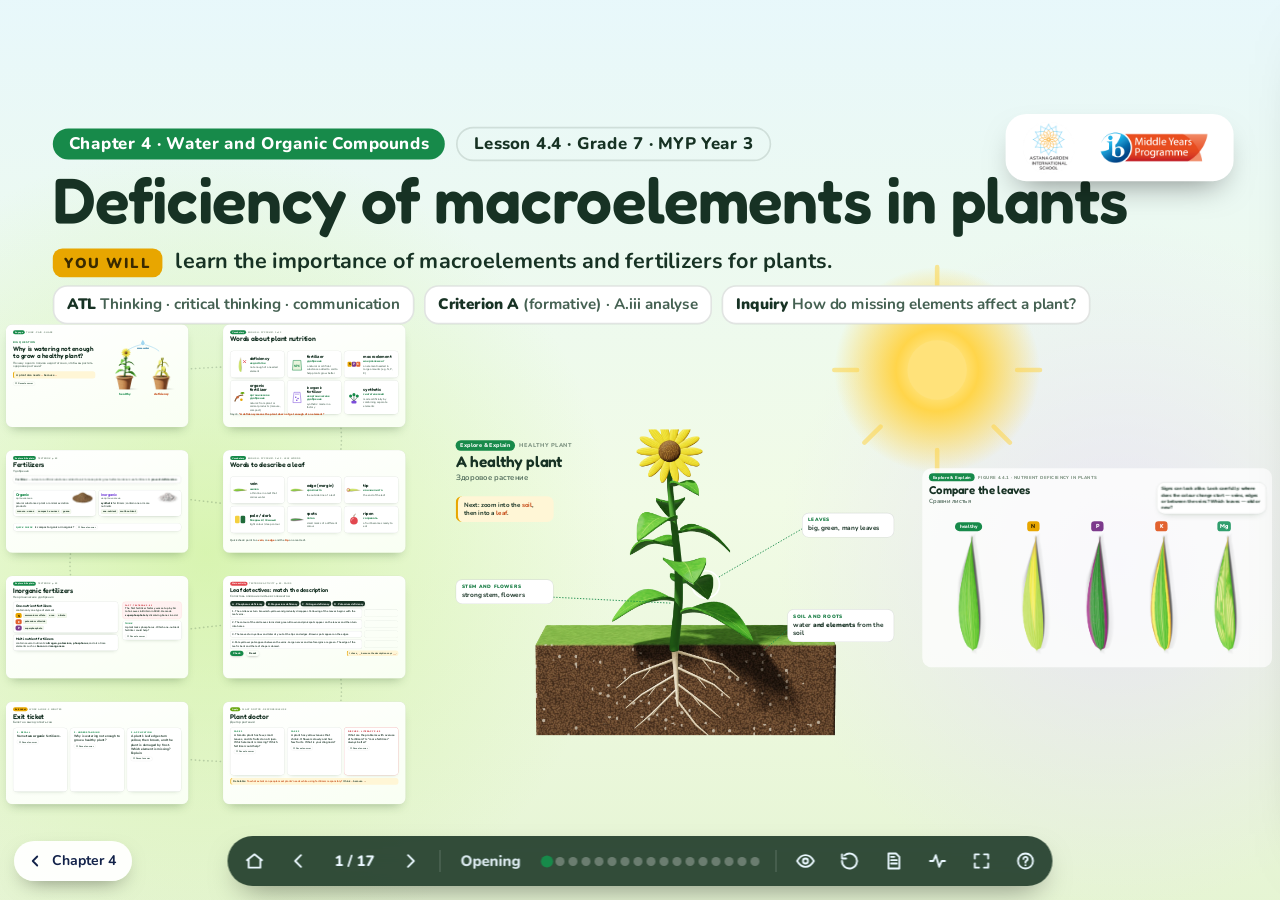
<file: HTML_Presentations/4.4_Macroelements_in_Plants/index.html>
<!doctype html>
<html lang="en">
<head>
<meta charset="utf-8">
<meta name="viewport" content="width=device-width,initial-scale=1">
<title>4.4 Macroelements in Plants · Chapter 4</title>
<link rel="stylesheet" href="../../Assets/engine/fonts.css">
<link rel="stylesheet" href="../../Assets/engine/prezi.css">
<link rel="stylesheet" href="../../Assets/engine/benchmark.css">
<style>
:root{
  --bg:#f1f9e8; --ink:#173224; --ink-soft:#456152; --ink-mute:#7b917f;
  --a1:#178a4a; --a2:#6aa812; --a3:#e2474f; --a4:#7c4ddb; --a5:#e8a600; --on-a:#ffffff;
  --panel:#ffffff; --panel-strong:#fbfff6; --panel-line:rgba(23,50,36,.13);
  --frame-bg:linear-gradient(160deg,#ffffff,#f9fff3);
  --frame-line:rgba(23,50,36,.10);
  --hud-bg:rgba(20,48,32,.86); --jp-base:rgba(23,50,36,.2);
  --n:#e8a600; --p:#7c3a8c; --k:#e2622f; --mg:#2f9e6d;
}
.step .frame{box-shadow:0 50px 90px -50px rgba(30,70,30,.4),0 2px 0 rgba(255,255,255,.8) inset}
.panel,.qcard,.vcard{box-shadow:0 18px 40px -28px rgba(30,70,30,.35)}
.frame-box{background:#fff6d6;border-left-color:var(--a5)}
.frame-box i{color:#c2410c}
.hl5{color:#c2410c}
.answer{color:var(--ink)}
.vcard .rus{color:#137a40}
.kicker{color:#137a40}
.chip{background:#173224;color:#fff}
.slot{border-color:rgba(23,50,36,.2)}
.fact{background:#fff1f1;border-color:#ffc4c4}
.fact .lab{color:#c8323a}
.el{display:inline-flex;align-items:center;justify-content:center;min-width:54px;height:44px;padding:0 12px;border-radius:14px;font:600 26px/1 var(--display);color:#fff}
.el.n{background:var(--n);color:#3a2900}.el.p{background:var(--p)}.el.k{background:var(--k)}.el.mg{background:var(--mg)}
.sym-card{border-radius:24px;padding:18px 20px;background:#fff;border:2px solid var(--panel-line);box-shadow:0 18px 40px -28px rgba(30,70,30,.35)}
.sym-card h4{margin:0 0 6px;font:900 18px/1 var(--font);letter-spacing:.12em;text-transform:uppercase}
.sym-card ul{margin:0;padding-left:24px}
.sym-card li{font:700 23px/1.36 var(--font);margin:3px 0}
.drow{display:grid;grid-template-columns:1fr 300px;gap:18px;align-items:center;padding:6px 0}
.drow .tx{font:700 22px/1.3 var(--font);background:#fff;border:2px solid var(--panel-line);border-radius:18px;padding:12px 16px}
.drow .slot{min-height:66px}
.chip.ans{font-size:22px;padding:10px 16px}
.fert{border-radius:26px;padding:18px 20px;background:#fff;border:2px solid var(--panel-line);box-shadow:0 18px 40px -28px rgba(30,70,30,.35)}
.fert h3{margin:0;font:600 34px/1.1 var(--display)}
.tagrow{display:flex;flex-wrap:wrap;gap:8px;margin-top:10px}
.tagrow span{padding:7px 12px;border-radius:12px;background:#f3f9ec;border:2px solid rgba(23,50,36,.08);font:800 20px/1.1 var(--font)}
.soil-el{position:absolute;height:58px;min-width:66px;font-size:32px;box-shadow:0 10px 24px -8px rgba(0,0,0,.6),0 0 0 3px rgba(255,255,255,.55);animation:floaty 4s ease-in-out infinite}
@keyframes leafSway{0%,100%{transform:rotate(-1.5deg)}50%{transform:rotate(1.5deg)}}
@keyframes sunSpin{to{transform:rotate(360deg)}}
</style>
</head>
<body>
<svg width="0" height="0" style="position:absolute" aria-hidden="true">
  <defs>
    <!-- grass-like leaf, vertical: tip at top (0,-520), base at bottom (0,520) -->
    <path id="leafPath" d="M0-520C92-380 132-110 126 200C120 380 62 480 0 520C-62 480-120 380-126 200C-132-110-92-380 0-520Z"/>
    <clipPath id="leafClip"><use href="#leafPath"/></clipPath>
    <linearGradient id="gHealthy" x1="0" y1="0" x2="1" y2="0"><stop offset="0" stop-color="#1f8a3c"/><stop offset=".5" stop-color="#43b04f"/><stop offset="1" stop-color="#1f8a3c"/></linearGradient>
    <linearGradient id="gDark" x1="0" y1="0" x2="1" y2="0"><stop offset="0" stop-color="#14532d"/><stop offset=".5" stop-color="#1f6b3a"/><stop offset="1" stop-color="#14532d"/></linearGradient>
    <linearGradient id="gPale" x1="0" y1="0" x2="1" y2="0"><stop offset="0" stop-color="#7fb24a"/><stop offset=".5" stop-color="#a6cc5a"/><stop offset="1" stop-color="#7fb24a"/></linearGradient>
    <g id="veins"><g stroke="#d9f99d" stroke-width="5" opacity=".55" fill="none"><path d="M-40-430C-70-150-80 200-48 470M40-430C70-150 80 200 48 470M-80-300C-104-60-104 260-90 420M80-300C104-60 104 260 90 420"/></g><path d="M0-505V515" stroke="#ecfccb" stroke-width="10"/></g>
    <!-- 1 healthy -->
    <!-- leafHealthy: 3D render (Render_Source/leaf_scene.js), textbook Figure 4.4.1 -->
    <g id="leafHealthy"><image href="../../Assets/art/3d/4.4/leaf_healthy.webp" transform="rotate(-90)" x="-741" y="-185" width="1506" height="440"/></g>
    <!-- 2 nitrogen: yellowing begins along the midrib (veins), tip brownish-yellow -->
    <!-- leafN: 3D render (Render_Source/leaf_scene.js), textbook Figure 4.4.1 -->
    <g id="leafN"><image href="../../Assets/art/3d/4.4/leaf_n.webp" transform="rotate(-90)" x="-741" y="-185" width="1506" height="440"/></g>
    <!-- 3 phosphorus: dark green, purple / reddish margins and spots -->
    <!-- leafP: 3D render (Render_Source/leaf_scene.js), textbook Figure 4.4.1 -->
    <g id="leafP"><image href="../../Assets/art/3d/4.4/leaf_p.webp" transform="rotate(-90)" x="-741" y="-185" width="1506" height="440"/></g>
    <!-- 4 potassium: yellow then brown along the edges and tip -->
    <!-- leafK: 3D render (Render_Source/leaf_scene.js), textbook Figure 4.4.1 -->
    <g id="leafK"><image href="../../Assets/art/3d/4.4/leaf_k.webp" transform="rotate(-90)" x="-741" y="-185" width="1506" height="440"/></g>
    <!-- 5 magnesium: pale yellow between the veins, veins and margins stay green -->
    <!-- leafMg: 3D render (Render_Source/leaf_scene.js), textbook Figure 4.4.1 -->
    <g id="leafMg"><image href="../../Assets/art/3d/4.4/leaf_mg.webp" transform="rotate(-90)" x="-741" y="-185" width="1506" height="440"/></g>
    <radialGradient id="gSun" cx=".5" cy=".5" r=".5"><stop offset="0" stop-color="#fff7c2"/><stop offset=".4" stop-color="#ffd54a"/><stop offset="1" stop-color="#ffd54a" stop-opacity="0"/></radialGradient>
    <linearGradient id="gSoil" x1="0" y1="0" x2="0" y2="1"><stop offset="0" stop-color="#8b5e3c"/><stop offset="1" stop-color="#4a2f1c"/></linearGradient>
    <linearGradient id="gStem" x1="0" y1="0" x2="1" y2="0"><stop offset="0" stop-color="#2c8a3c"/><stop offset=".5" stop-color="#5cc15a"/><stop offset="1" stop-color="#2c8a3c"/></linearGradient>
    <linearGradient id="gBroad" x1="0" y1="0" x2="1" y2="1"><stop offset="0" stop-color="#7fd66a"/><stop offset="1" stop-color="#1f8a3c"/></linearGradient>
    <filter id="soft" x="-30%" y="-30%" width="160%" height="160%"><feDropShadow dx="0" dy="16" stdDeviation="16" flood-color="#1e4620" flood-opacity=".25"/></filter>
    <filter id="softS" x="-30%" y="-30%" width="160%" height="160%"><feDropShadow dx="0" dy="6" stdDeviation="6" flood-color="#1e4620" flood-opacity=".25"/></filter>
    <!-- broad leaf for the big plant -->
    <g id="broad"><path d="M0 0C120-140 380-150 520-40C380 90 140 120 0 0Z" fill="url(#gBroad)"/><path d="M0 0C160-40 340-50 520-40" stroke="#d9f99d" stroke-width="8" fill="none" opacity=".8"/><g stroke="#d9f99d" stroke-width="4" opacity=".5" fill="none"><path d="M140-28L200-90M260-38L330-100M380-44L440-90M180-24L240 30M300-36L370 20"/></g></g>
  </defs>
</svg>

<div class="prezi" data-lesson="4.4" data-journey data-rho="1.3">
<div class="viewport"><div class="world">

<!-- ================= WORLD ART: sunny garden, giant plant, leaf gallery ================= -->
<svg class="world-art" style="left:-7600px;top:-4800px;width:15200px;height:9600px" viewBox="-7600 -4800 15200 9600" aria-hidden="true">
  <defs>
    <linearGradient id="wSky" x1="0" y1="0" x2="0" y2="1"><stop offset="0" stop-color="#e6f7ff"/><stop offset=".55" stop-color="#f1fbe6"/><stop offset="1" stop-color="#e3f3cf"/></linearGradient>
    <radialGradient id="wBlobL" cx=".5" cy=".5" r=".5"><stop offset="0" stop-color="#c8f08f" stop-opacity=".6"/><stop offset="1" stop-color="#c8f08f" stop-opacity="0"/></radialGradient>
    <radialGradient id="wBlobP" cx=".5" cy=".5" r=".5"><stop offset="0" stop-color="#e2d4ff" stop-opacity=".55"/><stop offset="1" stop-color="#e2d4ff" stop-opacity="0"/></radialGradient>
  </defs>
  <rect x="-7600" y="-4800" width="15200" height="9600" fill="url(#wSky)"/>
  <circle cx="-3800" cy="900" r="3600" fill="url(#wBlobL)"/>
  <circle cx="4200" cy="1000" r="3000" fill="url(#wBlobP)"/>
  <g class="anim"><g style="transform-origin:2600px -700px;animation:sunSpin 60s linear infinite"><circle cx="2600" cy="-700" r="900" fill="url(#gSun)"/><g stroke="#ffd54a" stroke-width="40" stroke-linecap="round" opacity=".55"><path d="M2600-1400V-1600M2600 0V200M1900-700H1700M3300-700H3500M2105-1195L1964-1336M3095-205L3236-64M2105-205L1964-64M3095-1195L3236-1336"/></g></g></g>
  <circle cx="2600" cy="-700" r="260" fill="#ffe27a"/>
  <!-- hotspots in the plant -->
  <g fill="none" stroke="#ffffff" stroke-width="14" class="anim">
    <circle cx="1100" cy="1830" r="110" style="transform-origin:1100px 1830px;animation:pulse 2.4s infinite"/>
    <circle cx="575" cy="1176" r="120" style="transform-origin:575px 1176px;animation:pulse 2.4s infinite .6s"/>
  </g>
  <!-- leaf gallery board (Figure 4.4.1, recreated as upright leaves) -->
  <rect x="2470" y="160" width="3060" height="1740" rx="80" fill="#ffffff" opacity=".75"/>
</svg>

<!-- 3D renders placed in the world as HTML images (own GPU layer: zooming only scales a texture) -->
<img class="world-img" src="../../Assets/art/3d/4.4/plant_map.webp" alt="" style="left:-961px;top:-180px;width:2880px;height:2675px">
<img class="world-img" src="../../Assets/art/3d/4.4/leaf_healthy.webp" alt="" style="left:2169px;top:1082px;width:1446px;height:422px;transform-origin:711px 178px;transform:rotate(-90deg)">
<img class="world-img" src="../../Assets/art/3d/4.4/leaf_n.webp" alt="" style="left:2729px;top:1082px;width:1446px;height:422px;transform-origin:711px 178px;transform:rotate(-90deg)">
<img class="world-img" src="../../Assets/art/3d/4.4/leaf_p.webp" alt="" style="left:3289px;top:1082px;width:1446px;height:422px;transform-origin:711px 178px;transform:rotate(-90deg)">
<img class="world-img" src="../../Assets/art/3d/4.4/leaf_k.webp" alt="" style="left:3849px;top:1082px;width:1446px;height:422px;transform-origin:711px 178px;transform:rotate(-90deg)">
<img class="world-img" src="../../Assets/art/3d/4.4/leaf_mg.webp" alt="" style="left:4409px;top:1082px;width:1446px;height:422px;transform-origin:711px 178px;transform:rotate(-90deg)">

<!-- ================= 1. TITLE / OVERVIEW ================= -->
<section class="step" id="welcome" data-x="0" data-y="0" data-s="7" data-overview data-noclick data-phase="title" data-title="Welcome · lesson map">
  <div class="scene">
    <div class="abs" style="left:66px;top:46px"><div class="row" style="gap:14px;align-items:center">
      <span class="pill">Chapter 4 · Water and Organic Compounds</span><span class="pill ghost">Lesson 4.4 · Grade 7 · MYP Year 3</span></div></div>
    <h1 class="h1 abs" style="left:66px;top:96px;font-size:80px;white-space:nowrap">Deficiency of macroelements in plants</h1>
    <div class="abs" style="left:66px;top:196px;width:1470px">
      <div class="objective"><span class="tag">You will</span><span>learn the importance of macroelements and fertilizers for plants.</span></div>
      <div class="meta-row" style="margin-top:10px">
        <div class="meta"><b>ATL</b> Thinking · critical thinking · communication</div>
        <div class="meta"><b>Criterion A</b> (formative) · A.iii analyse</div>
        <div class="meta"><b>Inquiry</b> How do missing elements affect a plant?</div>
      </div>
    </div>
    <div class="logo-plate" style="right:58px;top:30px">
      <img src="../../Assets/logos/AGIS_logo.png" alt="Astana Garden International School logo">
      <img class="myp" src="../../Assets/logos/IB_MYP_logo.png" alt="IB Middle Years Programme logo">
    </div>
  </div>
  <aside class="notes">
    <p><b>Opening (0:00).</b> Lesson map: left — learning scenes; centre — a giant healthy plant (we zoom into its soil and a leaf); right — the leaf gallery from textbook Figure 4.4.1.</p>
    <p>Objective quoted from the textbook “You will” box, p. 62. Textbook pp. 62–63.</p>
    <p><b>ATL (Unit Planner, Lesson 4):</b> critical thinking and scientific communication — diagnose from leaf descriptions and justify the choice.</p>
    <div class="warn">Print: 4.4 vocabulary sheet, deficiency matching worksheet, exit-ticket slips.</div>
  </aside>
</section>

<!-- ================= 2. BIG QUESTION ================= -->
<section class="step" id="bigq" data-x="-4750" data-y="-650" data-s="1" data-phase="engage" data-title="Big question: is water enough?">
  <div class="frame"></div>
  <div class="scene">
    <div class="phase-tag"><span class="pill">Engage</span><span class="t">THINK · PAIR · SHARE</span></div>
    <div class="abs" style="left:64px;top:150px;width:720px">
      <div class="kicker">Big question</div>
      <div class="h2" style="font-size:56px;margin-top:14px">Why is watering not enough to grow a healthy plant?</div>
      <div class="ru" style="margin-top:14px">Почему одного полива недостаточно, чтобы вырастить здоровое растение?</div>
      <div class="frame-box" style="margin-top:26px" data-build="1">A plant also needs <i>…</i> because <i>…</i></div>
      <div class="qa" data-build="1" style="margin-top:14px"><button class="reveal-btn">&#128065; Reveal answer</button>
        <div class="answer">Plants also need <b>chemical elements</b> (macroelements such as N, P, K). Without enough of them, the plant has a <b>deficiency</b>.</div></div>
    </div>
    <!-- two potted plants that get the same water: 3D renders (Render_Source/plant_scene.js, modes 1 and 2) -->
    <img class="abs" src="../../Assets/art/3d/4.4/pot_healthy.webp" alt="A healthy potted plant with big green leaves and a flower" style="left:880px;top:212px;width:320px;height:358px">
    <img class="abs" src="../../Assets/art/3d/4.4/pot_deficiency.webp" alt="A potted plant with small, pale yellow, drooping leaves" style="left:1200px;top:212px;width:320px;height:358px">
    <svg class="abs anim" style="left:860px;top:130px" width="680" height="690" viewBox="0 0 680 690" aria-label="Two potted plants that both get water: one is healthy, one has yellow leaves">
      <text x="180" y="490" text-anchor="middle" font-family="Nunito" font-weight="900" font-size="26" fill="#178a4a">healthy</text>
      <text x="500" y="490" text-anchor="middle" font-family="Nunito" font-weight="900" font-size="26" fill="#c2410c">deficiency</text>
      <g class="anim" fill="#4fb3e8"><path d="M340 6c0 0-16 22-16 32a16 16 0 0 0 32 0c0-10-16-32-16-32z"><animate attributeName="opacity" values="1;.3;1" dur="2s" repeatCount="indefinite"/></path></g>
      <text x="340" y="86" text-anchor="middle" font-family="Nunito" font-weight="900" font-size="22" fill="#2a7aa6">same water</text>
      <g stroke="#4fb3e8" stroke-width="3" stroke-dasharray="3 7" fill="none" stroke-linecap="round"><path d="M318 50Q240 70 200 104M362 50Q440 70 480 104"/></g>
    </svg>
  </div>
  <aside class="notes">
    <p><b>Engage (0:00–4:00). Participation 1 — Think–Pair–Share.</b> Both plants get the same water. Why is one unhealthy?</p>
    <div class="exp"><b>Expected ideas:</b> “needs sunlight”, “needs fertilizer”, “needs minerals / elements from soil”. Accept all; steer to elements (textbook p. 62: deficiency, fertilizers). Link to Lesson 4.2: macro- and microelements are as important for plants as for humans.</div>
  </aside>
</section>

<!-- ================= 3. VOCABULARY 1 ================= -->
<section class="step" id="vocab1" data-x="-2850" data-y="-650" data-s="1" data-phase="vocab" data-title="Vocabulary 1">
  <div class="frame"></div>
  <div class="scene">
    <div class="phase-tag"><span class="pill">Vocabulary</span><span class="t">ENGLISH · РУССКИЙ · 1 of 2</span></div>
    <div class="scene-title"><div class="h2">Words about plant nutrition</div></div>
    <div class="vocab c3" style="top:232px">
      <div class="vcard"><svg class="ic" viewBox="0 0 120 120"><g transform="translate(60 64) scale(.11)"><use href="#leafN"/></g><path d="M86 30l18 18M104 30L86 48" stroke="#e2474f" stroke-width="6" stroke-linecap="round"/></svg>
        <div class="en">deficiency</div><div class="rus">недостаток</div><div class="def">not enough of a needed element</div></div>
      <div class="vcard"><svg class="ic" viewBox="0 0 120 120"><path d="M30 30h60l6 76H24z" fill="#e8f3dc" stroke="#178a4a" stroke-width="4"/><text x="60" y="80" text-anchor="middle" font-family="Fredoka" font-size="26" fill="#178a4a">NPK</text></svg>
        <div class="en">fertilizer</div><div class="rus">удобрение</div><div class="def">a natural or artificial substance added to soil to help plants grow better</div></div>
      <div class="vcard"><svg class="ic" viewBox="0 0 120 120"><g font-family="Fredoka" font-size="26" text-anchor="middle"><rect x="10" y="40" width="32" height="40" rx="8" fill="var(--n)"/><text x="26" y="69" fill="#3a2900">N</text><rect x="44" y="40" width="32" height="40" rx="8" fill="var(--p)"/><text x="60" y="69" fill="#fff">P</text><rect x="78" y="40" width="32" height="40" rx="8" fill="var(--k)"/><text x="94" y="69" fill="#fff">K</text></g></svg>
        <div class="en">macroelement</div><div class="rus">макроэлемент</div><div class="def">an element needed in large amounts (e.g. N, P, K)</div></div>
      <div class="vcard"><svg class="ic" viewBox="0 0 120 120"><path d="M20 90c10-30 30-46 60-46" stroke="#8b5e3c" stroke-width="10" fill="none" stroke-linecap="round"/><g fill="#6aa812"><path d="M60 30c10-14 30-14 36 0c-12 8-26 8-36 0z"/><circle cx="40" cy="60" r="10" fill="#c8653a"/><circle cx="70" cy="80" r="10" fill="#e8a600"/></g></svg>
        <div class="en">organic fertilizer</div><div class="rus">органическое удобрение</div><div class="def">natural: from plant or animal products (manure, compost)</div></div>
      <div class="vcard"><svg class="ic" viewBox="0 0 120 120"><path d="M36 22h48l8 80H28z" fill="#ffffff" stroke="#7c4ddb" stroke-width="4"/><g fill="#7c4ddb"><circle cx="50" cy="60" r="6"/><circle cx="68" cy="70" r="6"/><circle cx="58" cy="84" r="6"/></g><path d="M44 36h32" stroke="#7c4ddb" stroke-width="4"/></svg>
        <div class="en" style="font-size:33px">inorganic fertilizer</div><div class="rus">неорганическое удобрение</div><div class="def">synthetic: made in a factory</div></div>
      <div class="vcard"><svg class="ic" viewBox="0 0 120 120"><g fill="#178a4a"><circle cx="34" cy="50" r="12"/><circle cx="60" cy="40" r="12"/><circle cx="86" cy="50" r="12"/></g><path d="M34 62L60 90L86 62M60 52V90" stroke="#173224" stroke-width="4" fill="none"/><rect x="40" y="88" width="40" height="22" rx="8" fill="#7c4ddb"/></svg>
        <div class="en">synthetic</div><div class="rus">синтетический</div><div class="def">made artificially by combining separate elements</div></div>
    </div>
    <div class="abs" style="left:64px;bottom:96px;font:700 23px/1.3 var(--font);color:var(--ink-soft)">Say it: <b style="color:#c2410c">“A deficiency means the plant does not get enough of an element.”</b></div>
  </div>
  <aside class="notes">
    <p><b>Vocabulary (4:00–6:30).</b> Definitions from the textbook Key terms (p. 62): fertilizer — natural or artificial substances added to soil to make plants grow better; synthetic — made artificially by combining separate elements to form a coherent whole. Russian from Terminology (p. 63): deficiency — недостаток, fertilizer — удобрение.</p>
    <p><b>Participation 2:</b> natural or factory? Teacher names manure, compost, superphosphate; students show “organic” (hands like a heap) or “inorganic” (hands like a box).</p>
  </aside>
</section>

<!-- ================= 4. VOCABULARY 2 ================= -->
<section class="step" id="vocab2" data-x="-2850" data-y="450" data-s="1" data-phase="vocab" data-title="Vocabulary 2: leaf words">
  <div class="frame"></div>
  <div class="scene">
    <div class="phase-tag"><span class="pill">Vocabulary</span><span class="t">ENGLISH · РУССКИЙ · 2 of 2 · LEAF WORDS</span></div>
    <div class="scene-title"><div class="h2">Words to describe a leaf</div></div>
    <div class="vocab c3" style="top:232px">
      <div class="vcard"><svg class="ic" viewBox="0 0 120 120"><g transform="translate(60 60) rotate(90) scale(.1)"><use href="#leafHealthy"/></g><path d="M8 60H112" stroke="#e8a600" stroke-width="4" stroke-dasharray="6 6"/></svg>
        <div class="en">vein</div><div class="rus">жилка</div><div class="def">a thin line in a leaf that carries water</div></div>
      <div class="vcard"><svg class="ic" viewBox="0 0 120 120"><g transform="translate(60 60) rotate(90) scale(.1)"><use href="#leafK"/></g></svg>
        <div class="en">edge (margin)</div><div class="rus">край листа</div><div class="def">the outside line of a leaf</div></div>
      <div class="vcard"><svg class="ic" viewBox="0 0 120 120"><g transform="translate(60 60) rotate(90) scale(.1)"><use href="#leafN"/></g><circle cx="16" cy="60" r="12" fill="none" stroke="#c2410c" stroke-width="4"/></svg>
        <div class="en">tip</div><div class="rus">кончик листа</div><div class="def">the end of the leaf</div></div>
      <div class="vcard"><svg class="ic" viewBox="0 0 120 120"><rect x="20" y="30" width="36" height="60" rx="10" fill="#f4d03f"/><rect x="64" y="30" width="36" height="60" rx="10" fill="#1f6b3a"/></svg>
        <div class="en">pale / dark</div><div class="rus">бледный / тёмный</div><div class="def">light colour / deep colour</div></div>
      <div class="vcard"><svg class="ic" viewBox="0 0 120 120"><g transform="translate(60 60) rotate(90) scale(.1)"><use href="#leafP"/></g></svg>
        <div class="en">spots</div><div class="rus">пятна</div><div class="def">small marks of a different colour</div></div>
      <div class="vcard"><svg class="ic" viewBox="0 0 120 120"><circle cx="60" cy="70" r="30" fill="#e2474f"/><path d="M60 40c-2-10 4-18 12-22" stroke="#6b3d16" stroke-width="5" fill="none"/><path d="M40 70a20 20 0 0 1 20-20" stroke="#fff" stroke-width="5" opacity=".6" fill="none"/></svg>
        <div class="en">ripen</div><div class="rus">созревать</div><div class="def">a fruit becomes ready to eat</div></div>
    </div>
    <div class="abs" style="left:64px;bottom:96px;font:700 23px/1.3 var(--font);color:var(--ink-soft)">Quick check: point to a <b style="color:#c2410c">vein</b>, an <b style="color:#c2410c">edge</b> and the <b style="color:#c2410c">tip</b> on a real leaf.</div>
  </div>
  <aside class="notes">
    <p><b>Vocabulary (6:30–9:00). Participation 3:</b> bring a real leaf (or use the pictures). Students point to vein / edge / tip as you say each word.</p>
    <p>“Ripe — созревать” is from the textbook Terminology (p. 63). The textbook activity uses “nerves” for large veins — tell students these mean the same here.</p>
  </aside>
</section>

<!-- ================= 5. HEALTHY PLANT (frames the giant plant) ================= -->
<section class="step" id="plant" data-x="300" data-y="950" data-s="2.6" data-nojourney data-phase="explore" data-title="A healthy plant">
  <div class="scene">
    <div class="phase-tag"><span class="pill">Explore &amp; Explain</span><span class="t">HEALTHY PLANT</span></div>
    <div class="scene-title" style="right:auto;width:560px"><div class="h2" style="font-size:52px">A healthy plant</div><div class="ru">Здоровое растение</div></div>
    <svg class="abs" style="left:0;top:0" width="1600" height="900" viewBox="0 0 1600 900" aria-hidden="true">
      <g stroke="#178a4a" stroke-width="3" stroke-dasharray="2 8" fill="none" stroke-linecap="round" data-build="1"><path d="M1230 350L945 515M394 580L790 600M1180 690L1100 760"/></g>
    </svg>
    <div class="callout" style="left:1230px;top:296px;width:310px;background:#fff" data-build="1"><div class="k" style="color:#137a40">Leaves</div>big, green, many leaves</div>
    <div class="callout" style="left:64px;top:520px;width:330px;background:#fff" data-build="1"><div class="k" style="color:#137a40">Stem and flowers</div>strong stem, flowers</div>
    <div class="callout" style="left:1180px;top:620px;width:360px;background:#fff" data-build="1"><div class="k" style="color:#137a40">Soil and roots</div>water <b>and elements</b> from the soil</div>
    <div class="abs frame-box" style="left:64px;top:240px;width:330px;font-size:21px" data-build="2">Next: zoom into the <i>soil</i>, then into a <i>leaf</i>.</div>
  </div>
  <aside class="notes">
    <p><b>Explain (9:00–10:00).</b> → labels, → zoom hint. Ask: “What does a healthy plant look like?” <b>Expected:</b> green leaves, many leaves, strong growth, flowers and fruit.</p>
    <p>The glowing rings mark the two zooms (soil, leaf).</p>
  </aside>
</section>

<!-- ================= 6. SOIL: ESSENTIAL ELEMENTS (nested) ================= -->
<section class="step" id="soil" data-x="1100" data-y="1830" data-s=".12" data-nested="hidden" data-phase="explore" data-title="Zoom: elements in the soil">
  <div class="scene" style="border-radius:60px;overflow:hidden;background:linear-gradient(180deg,#7a5234 0%,#5a3a22 100%)">
    <div class="phase-tag"><span class="pill">Explore &amp; Explain</span><span class="t" style="color:#f5deb8">ZOOM 1 · INTO THE SOIL</span></div>
    <div class="scene-title"><div class="h2" style="color:#fff">Plants need elements too</div><div class="ru" style="color:#f5deb8">Растениям тоже нужны элементы</div></div>
    <!-- soil cross-section with a root and root hairs: 3D render (Render_Source/plant_scene.js, mode 3); elements as labels -->
    <div class="bx-window" style="left:40px;top:220px;width:760px;height:600px" role="img" aria-label="Close-up of soil around a root with fine root hairs. The elements nitrogen, phosphorus, potassium and magnesium are in the soil.">
      <img class="bx-layer" src="../../Assets/art/3d/4.4/soil_macro.jpg" alt="">
      <div class="bx-labels anim">
        <span class="el n soil-el" style="left:96px;top:150px;animation-delay:0s">N</span>
        <span class="el p soil-el" style="left:560px;top:120px;animation-delay:.6s">P</span>
        <span class="el k soil-el" style="left:600px;top:420px;animation-delay:1.2s">K</span>
        <span class="el mg soil-el" style="left:120px;top:440px;animation-delay:1.8s">Mg</span>
      </div>
      <div class="bx-tag" data-label style="left:16px;top:554px"><small>Close-up</small>soil around a plant root</div>
    </div>
    <div class="abs col" style="left:830px;top:236px;width:710px;gap:14px">
      <div class="panel" style="padding:18px 22px"><div class="body small">Macronutrients and micronutrients are <b>just as important</b> for plants as for the human body.</div></div>
      <div class="panel" style="padding:18px 22px" data-build="1"><div class="body small">When a plant does not have the necessary amount of an element, it has a <b class="hl5">deficiency</b>.</div></div>
      <div class="panel" style="padding:18px 22px" data-build="2"><div class="row" style="gap:8px;align-items:center"><span class="el n">N</span><span class="el p">P</span><span class="el k">K</span><span class="body small" style="margin-left:6px">are essential for the plant.</span></div>
        <div class="body small" style="margin-top:10px">Magnesium <span class="el mg" style="height:34px;min-width:44px;font-size:20px">Mg</span> deficiency also changes leaves (Figure 4.4.1).</div></div>
      <div class="fact" data-build="3"><div class="lab">Fact · textbook p. 59</div><div style="font:700 22px/1.3 var(--font);margin-top:6px">Humans need 25 elements; plants need only 17.</div></div>
    </div>
  </div>
  <aside class="notes">
    <p><b>Explain (10:00–11:00).</b> The camera dives into the soil. → deficiency definition, → essential elements, → fact.</p>
    <p>Textbook p. 62: “Macronutrients and micronutrients are just as important for the human body as they are for plants. When the body does not have the necessary amount of elements, it causes a ‘deficiency’.” “These three elements are essential for the plant. Gardeners prevent these plant deficiencies by fertilizing the soil with these elements.”</p>
  </aside>
</section>

<!-- ================= 7. HEALTHY LEAF (nested in a plant leaf) ================= -->
<section class="step" id="healthy" data-x="575" data-y="1176" data-s=".14" data-nested="hidden" data-phase="explore" data-title="Zoom: a healthy leaf">
  <div class="scene" style="border-radius:60px;overflow:hidden;background:radial-gradient(circle at 40% 40%,#effbe2 0%,#d8f2c0 70%,#c4e8a3 100%)">
    <div class="phase-tag"><span class="pill">Explore &amp; Explain</span><span class="t">ZOOM 2 · A HEALTHY LEAF</span></div>
    <div class="scene-title"><div class="h2">A healthy leaf</div><div class="ru">Здоровый лист</div></div>
    <svg class="abs" style="left:40px;top:250px" width="1520" height="300" viewBox="0 0 1520 300" aria-label="A healthy green leaf with veins (textbook Figure 4.4.1)">
      <g transform="translate(760 150) rotate(90) scale(.9)" ><use href="#leafHealthy"/></g>
      <g font-family="Nunito" font-weight="900" font-size="24" fill="#137a40"><text x="1250" y="60">tip</text><text x="210" y="60">base</text></g>
    </svg>
    <div class="abs" style="left:64px;right:64px;top:590px;display:grid;grid-template-columns:repeat(3,1fr);gap:18px">
      <div class="sym-card"><h4 style="color:#178a4a">Colour</h4><div class="body small">even green</div></div>
      <div class="sym-card"><h4 style="color:#178a4a">Veins and edges</h4><div class="body small">veins and edges are green</div></div>
      <div class="sym-card"><h4 style="color:#178a4a">Size</h4><div class="body small">normal size, many leaves</div></div>
    </div>
  </div>
  <aside class="notes">
    <p><b>Explain (11:00–11:30).</b> This is the “healthy leaf” of textbook Figure 4.4.1. Tell students: “Compare every next leaf with this one.”</p>
  </aside>
</section>

<!-- ================= 8–11. DEFICIENCY LEAVES (nested in the gallery leaves) ================= -->
<section class="step" id="nitrogen" data-x="3440" data-y="1180" data-s=".12" data-nested="hidden" data-phase="explore" data-title="Zoom: nitrogen deficiency">
  <div class="scene" style="border-radius:60px;overflow:hidden;background:radial-gradient(circle at 40% 30%,#fffbe8 0%,#fdf1c2 70%,#f8e39a 100%)">
    <div class="phase-tag"><span class="pill" style="background:var(--n);color:#3a2900">Explore &amp; Explain</span><span class="t" style="color:#8a6200">DEFICIENCY 1 · TEXTBOOK p. 62</span></div>
    <div class="scene-title"><div class="row" style="align-items:center;gap:16px"><span class="el n" style="height:60px;min-width:70px;font-size:36px">N</span><div class="h2">Nitrogen deficiency</div></div><div class="ru">Недостаток азота</div></div>
    <svg class="abs" style="left:40px;top:250px" width="1520" height="260" viewBox="0 0 1520 260" aria-label="Leaf with nitrogen deficiency: yellowing along the middle vein, brownish-yellow tip">
      <g transform="translate(900 130) rotate(90) scale(.62)" ><use href="#leafN"/></g>
      <g transform="translate(150 130) rotate(90) scale(.22)" opacity=".9"><use href="#leafHealthy"/></g><text x="150" y="200" text-anchor="middle" font-family="Nunito" font-weight="800" font-size="20" fill="#456152">healthy</text>
    </svg>
    <div class="abs" style="left:64px;right:64px;top:540px;display:grid;grid-template-columns:1fr 1fr;gap:18px">
      <div class="sym-card" data-build="1"><h4 style="color:#b07a00">Leaves</h4><ul><li>turn <b>yellow</b>, shrink and grow shorter</li><li>yellowing begins along the veins</li></ul></div>
      <div class="sym-card" data-build="2"><h4 style="color:#b07a00">Whole plant</h4><ul><li>flowering slows down</li><li>fewer fruits; less protein and carbohydrates in the fruit</li></ul></div>
    </div>
  </div>
  <aside class="notes">
    <p><b>Explain (11:30–12:30).</b> Textbook p. 62: “when a plant lacks nitrogen, its leaves turn yellow, shrink, and grow shorter. At the same time, flowering slows down, the number of fruits decreases, amount of protein and carbohydrates in the fruit decrease (Figure 4.4.2).”</p>
    <p>The leaf picture follows Figure 4.4.1 (yellow along the middle, tip turning brownish-yellow).</p>
  </aside>
</section>

<section class="step" id="phosphorus" data-x="4000" data-y="1180" data-s=".12" data-nested="hidden" data-phase="explore" data-title="Zoom: phosphorus deficiency">
  <div class="scene" style="border-radius:60px;overflow:hidden;background:radial-gradient(circle at 40% 30%,#fbf3ff 0%,#efdcf7 70%,#e2c4ef 100%)">
    <div class="phase-tag"><span class="pill" style="background:var(--p)">Explore &amp; Explain</span><span class="t" style="color:#6b1f5c">DEFICIENCY 2 · TEXTBOOK p. 62</span></div>
    <div class="scene-title"><div class="row" style="align-items:center;gap:16px"><span class="el p" style="height:60px;min-width:70px;font-size:36px">P</span><div class="h2">Phosphorus deficiency</div></div><div class="ru">Недостаток фосфора</div></div>
    <svg class="abs" style="left:40px;top:250px" width="1520" height="260" viewBox="0 0 1520 260" aria-label="Leaf with phosphorus deficiency: dark green with purple edges">
      <g transform="translate(900 130) rotate(90) scale(.62)" ><use href="#leafP"/></g>
      <g transform="translate(150 130) rotate(90) scale(.22)" opacity=".9"><use href="#leafHealthy"/></g><text x="150" y="200" text-anchor="middle" font-family="Nunito" font-weight="800" font-size="20" fill="#456152">healthy</text>
    </svg>
    <div class="abs" style="left:64px;right:64px;top:540px;display:grid;grid-template-columns:1fr 1fr;gap:18px">
      <div class="sym-card" data-build="1"><h4 style="color:#6b1f5c">Leaves</h4><ul><li>leaves are <b>smaller</b> and there are <b>fewer</b> leaves</li><li>old leaves turn <b>dark green</b>; dark purple colour on the edges (Fig. 4.4.1)</li></ul></div>
      <div class="sym-card" data-build="2"><h4 style="color:#6b1f5c">Whole plant</h4><ul><li>lack of phosphorus <b>stops the ripening</b> of the fruit</li></ul></div>
    </div>
  </div>
  <aside class="notes">
    <p><b>Explain (12:30–13:30).</b> Textbook p. 62: “Lack of phosphorus stops the ripening of the fruit, reduces the size of the leaves, leads to a decrease in the number of leaves.” Figure 4.4.1 shows dark green leaves with dark purple edges.</p>
  </aside>
</section>

<section class="step" id="potassium" data-x="4560" data-y="1180" data-s=".12" data-nested="hidden" data-phase="explore" data-title="Zoom: potassium deficiency">
  <div class="scene" style="border-radius:60px;overflow:hidden;background:radial-gradient(circle at 40% 30%,#fff6ef 0%,#ffe2cf 70%,#ffcfb0 100%)">
    <div class="phase-tag"><span class="pill" style="background:var(--k)">Explore &amp; Explain</span><span class="t" style="color:#9a3412">DEFICIENCY 3 · TEXTBOOK p. 62</span></div>
    <div class="scene-title"><div class="row" style="align-items:center;gap:16px"><span class="el k" style="height:60px;min-width:70px;font-size:36px">K</span><div class="h2">Potassium deficiency</div></div><div class="ru">Недостаток калия</div></div>
    <svg class="abs" style="left:40px;top:250px" width="1520" height="260" viewBox="0 0 1520 260" aria-label="Leaf with potassium deficiency: yellow and brown edges and tip">
      <g transform="translate(900 130) rotate(90) scale(.62)" ><use href="#leafK"/></g>
      <g transform="translate(150 130) rotate(90) scale(.22)" opacity=".9"><use href="#leafHealthy"/></g><text x="150" y="200" text-anchor="middle" font-family="Nunito" font-weight="800" font-size="20" fill="#456152">healthy</text>
    </svg>
    <div class="abs" style="left:64px;right:64px;top:540px;display:grid;grid-template-columns:1fr 1fr;gap:18px">
      <div class="sym-card" data-build="1"><h4 style="color:#9a3412">Leaves</h4><ul><li>one side of the leaves <b>darkens</b></li><li>edges turn yellow, then brown (Fig. 4.4.1)</li></ul></div>
      <div class="sym-card" data-build="2"><h4 style="color:#9a3412">Whole plant</h4><ul><li>poor growth, roots, fruit and seeds</li><li>more sensitive to <b>frost</b> and <b>disease</b></li></ul></div>
    </div>
  </div>
  <aside class="notes">
    <p><b>Explain (13:30–14:30).</b> Textbook p. 62: “If plants do not get enough potassium, one side of the leaves will darken, plant growth, root development, fruit and seed formation will be impaired. Additional to it plants become sensitive to frost and disease.” Figure 4.4.1 shows yellow-orange edges.</p>
  </aside>
</section>

<section class="step" id="magnesium" data-x="5120" data-y="1180" data-s=".12" data-nested="hidden" data-phase="explore" data-title="Zoom: magnesium deficiency">
  <div class="scene" style="border-radius:60px;overflow:hidden;background:radial-gradient(circle at 40% 30%,#effff6 0%,#d4f5e3 70%,#b8ebd0 100%)">
    <div class="phase-tag"><span class="pill" style="background:var(--mg)">Explore &amp; Explain</span><span class="t" style="color:#1f6b4a">DEFICIENCY 4 · FIGURE 4.4.1</span></div>
    <div class="scene-title"><div class="row" style="align-items:center;gap:16px"><span class="el mg" style="height:60px;min-width:84px;font-size:34px">Mg</span><div class="h2">Magnesium deficiency</div></div><div class="ru">Недостаток магния</div></div>
    <svg class="abs" style="left:40px;top:250px" width="1520" height="260" viewBox="0 0 1520 260" aria-label="Leaf with magnesium deficiency: pale yellow stripes between green veins">
      <g transform="translate(900 130) rotate(90) scale(.62)" ><use href="#leafMg"/></g>
      <g transform="translate(150 130) rotate(90) scale(.22)" opacity=".9"><use href="#leafHealthy"/></g><text x="150" y="200" text-anchor="middle" font-family="Nunito" font-weight="800" font-size="20" fill="#456152">healthy</text>
    </svg>
    <div class="abs" style="left:64px;right:64px;top:540px;display:grid;grid-template-columns:1fr 1fr;gap:18px">
      <div class="sym-card" data-build="1"><h4 style="color:#1f6b4a">Leaves (Figure 4.4.1)</h4><ul><li><b>pale yellow</b> colour <b>between</b> the veins</li><li>the main veins stay <b>green</b></li></ul></div>
      <div class="sym-card" data-build="2"><h4 style="color:#1f6b4a">Remember</h4><ul><li>the textbook shows magnesium deficiency in Figure 4.4.1 and in the activity on p. 63</li></ul></div>
    </div>
  </div>
  <aside class="notes">
    <p><b>Explain (14:30–15:30).</b> The main text of p. 62 does not describe magnesium deficiency; Figure 4.4.1 shows it (yellow stripes between green veins) and the activity description on p. 63 adds details (pale yellow spots between the veins; large veins and margins stay green). Only figure-based features are shown here so that the activity still requires reading.</p>
  </aside>
</section>

<!-- ================= 12. COMPARE (frames the gallery) ================= -->
<section class="step" id="compare" data-x="4000" data-y="1000" data-s="2.0" data-nojourney data-phase="explore" data-title="Compare the leaves">
  <div class="scene">
    <div class="phase-tag"><span class="pill">Explore &amp; Explain</span><span class="t">FIGURE 4.4.1 · NUTRIENT DEFICIENCY IN PLANTS</span></div>
    <div class="scene-title"><div class="h2" style="font-size:50px">Compare the leaves</div><div class="ru">Сравни листья</div></div>
    <div data-build="1">
      <span class="abs pill" style="left:178px;top:266px;background:#178a4a">healthy</span>
      <span class="abs el n" style="left:494px;top:262px">N</span>
      <span class="abs el p" style="left:774px;top:262px">P</span>
      <span class="abs el k" style="left:1054px;top:262px">K</span>
      <span class="abs el mg" style="left:1326px;top:262px">Mg</span>
    </div>
    <div class="abs panel" data-build="2" style="left:1060px;top:90px;width:480px;padding:14px 18px"><div style="font:800 20px/1.35 var(--font)">Signs can look alike. Look carefully: <b>where</b> does the colour change start — veins, edges or between the veins? Which leaves — <b>old</b> or new?</div></div>
  </div>
  <aside class="notes">
    <p><b>Explain (15:30–17:00).</b> The board recreates textbook Figure 4.4.1 (healthy, nitrogen, phosphorus, potassium, magnesium). → labels each leaf, → caution note.</p>
    <p>Quick quiz: cover the labels (press ← to hide) and ask “Which leaf has yellow between the veins?” <b>Expected:</b> magnesium.</p>
    <div class="warn">Leaf signs are clues, not perfect proof: different problems can look similar. Keep explanations within the textbook (pp. 62–63).</div>
  </aside>
</section>

<!-- ================= 13. FERTILIZERS 1 ================= -->
<section class="step" id="fert1" data-x="-4750" data-y="450" data-s="1" data-phase="explore" data-title="Fertilizers: organic and inorganic">
  <div class="frame"></div>
  <div class="scene">
    <div class="phase-tag"><span class="pill">Explore &amp; Explain</span><span class="t">TEXTBOOK p. 63</span></div>
    <div class="scene-title"><div class="h2">Fertilizers</div><div class="ru">Удобрения</div></div>
    <div class="abs" style="left:64px;width:1472px;top:226px">
      <div class="panel" style="padding:14px 22px"><div class="body small"><b>Fertilizer</b> — natural or artificial substances added to soil to make plants grow better. Gardeners use fertilizers to <b>prevent deficiencies</b>.</div></div>
    </div>
    <div class="abs" style="left:64px;right:64px;top:350px;display:grid;grid-template-columns:1fr 1fr;gap:22px">
      <div class="fert" data-build="1">
        <img src="../../Assets/art/3d/4.4/fert_organic_compost.webp" alt="A heap of compost" style="float:right;width:190px;height:101px;margin:-4px 0 0 10px">
        <h3 style="color:#178a4a">Organic</h3><div class="ru small">органические</div>
        <div class="body small" style="margin-top:8px">natural substances: plant or animal excretion products</div>
        <div class="tagrow"><span>manure · навоз</span><span>compost · компост</span><span>guano</span></div>
      </div>
      <div class="fert" data-build="2">
        <img src="../../Assets/art/3d/4.4/fert_inorganic_granules.webp" alt="A pile of mineral fertilizer granules" style="float:right;width:190px;height:100px;margin:-4px 0 0 10px">
        <h3 style="color:#7c4ddb">Inorganic</h3><div class="ru small">неорганические</div>
        <div class="body small" style="margin-top:8px"><b>synthetic</b> fertilizers; contain one or more nutrients</div>
        <div class="tagrow"><span>one-nutrient</span><span>multi-nutrient</span></div>
      </div>
    </div>
    <div class="abs qa qcard" style="left:64px;width:1472px;top:640px;padding:14px 22px" data-build="3"><div class="row" style="align-items:center;gap:16px;flex-wrap:wrap"><span class="qn" style="margin:0">Quick check</span><span class="q" style="font-size:23px">Is compost organic or inorganic?</span><button class="reveal-btn" style="margin:0">&#128065; Reveal answer</button><div class="answer" style="margin:0;padding:8px 16px;font-size:21px">Organic — it is made from natural plant material.</div></div></div>
  </div>
  <aside class="notes">
    <p><b>Explain (17:00–17:40).</b> Textbook p. 63: “Fertilizers are divided into organic and inorganic. Inorganic fertilizers are synthetic fertilizers, and organic fertilizers are natural substances, such as various plant or animal excretion products.” “Organic fertilizers include manure, compost, stock, guano.”</p>
    <div class="warn">The textbook list includes “stock”; its meaning is unclear in this context, so it is not shown. See the Source Discrepancy Log.</div>
  </aside>
</section>

<!-- ================= 14. FERTILIZERS 2 ================= -->
<section class="step" id="fert2" data-x="-4750" data-y="1550" data-s="1" data-phase="explore" data-title="Inorganic fertilizers">
  <div class="frame"></div>
  <div class="scene">
    <div class="phase-tag"><span class="pill">Explore &amp; Explain</span><span class="t">TEXTBOOK p. 63</span></div>
    <div class="scene-title"><div class="h2">Inorganic fertilizers</div><div class="ru">Неорганические удобрения</div></div>
    <div class="abs" style="left:64px;top:226px;width:920px">
      <div class="fert">
        <h3 style="font-size:30px">One-nutrient fertilizers</h3><div class="body small" style="margin-top:4px">contain only one type of element</div>
        <div class="col" style="gap:10px;margin-top:12px">
          <div class="row" style="align-items:center;gap:12px"><span class="el n">N</span><span class="tagrow" style="margin:0"><span>ammonium sulfate</span><span>urea</span><span>nitrate</span></span></div>
          <div class="row" style="align-items:center;gap:12px"><span class="el k">K</span><span class="tagrow" style="margin:0"><span>potassium chloride</span></span></div>
          <div class="row" style="align-items:center;gap:12px"><span class="el p">P</span><span class="tagrow" style="margin:0"><span>superphosphate</span></span></div>
        </div>
      </div>
      <div class="fert" style="margin-top:16px" data-build="1">
        <h3 style="font-size:30px">Multi-nutrient fertilizers</h3>
        <div class="body small" style="margin-top:6px">contain several nutrients: <b>nitrogen, potassium, phosphorus</b>, and also trace elements such as <b>boron</b> and <b>manganese</b></div>
      </div>
    </div>
    <div class="abs col" style="left:1020px;top:226px;width:520px;gap:14px">
      <div class="fact" data-build="2"><div class="lab">Fact · textbook p. 62</div><div style="font:700 22px/1.32 var(--font);margin-top:6px">The first fertilizer factory was set up by Sir John Lawes in Britain in 1843. He made <b>superphosphate</b> by dissolving bones in acid.</div></div>
      <div class="qa qcard" style="padding:14px 20px" data-build="3"><div class="qn">Think</div><div class="q" style="font-size:22px">A plant lacks phosphorus. Which one-nutrient fertilizer could help?</div><button class="reveal-btn">&#128065; Reveal answer</button><div class="answer" style="font-size:20px">Superphosphate (a phosphorus fertilizer).</div></div>
    </div>
  </div>
  <aside class="notes">
    <p><b>Explain (17:40–18:00).</b> Textbook p. 63: “Inorganic fertilizers contain one or more nutrients. One nutrient fertilizer contains only one type of element. For example, nitrogen fertilizers (ammonium sulfate, urine, nitrate), potassium fertilizers (potassium chloride), phosphorus fertilizers (superphosphate). Multi-nutrient fertilizers contain trace elements such as nitrogen, potassium, phosphorus, as well as boron and manganese.”</p>
    <div class="warn">Two textbook wording issues are corrected on the slide and logged: “urine” in a list of synthetic nitrogen fertilizers is read as <b>urea</b>; nitrogen, potassium and phosphorus are macroelements, not trace elements — only boron and manganese are called trace elements here.</div>
  </aside>
</section>

<!-- ================= 15. ACTIVITY: MATCHING ================= -->
<section class="step" id="activity" data-x="-2850" data-y="1550" data-s="1" data-phase="activity" data-title="Activity: match the leaf to the element">
  <div class="frame"></div>
  <div class="scene">
    <div class="phase-tag"><span class="pill" style="background:var(--a3)">Main activity</span><span class="t">TEXTBOOK ACTIVITY p. 63 · PAIRS</span></div>
    <div class="scene-title"><div class="h2" style="font-size:50px">Leaf detectives: match the description</div><div class="ru">Сопоставь описание листьев с элементом</div></div>
    <div class="match-zone abs" style="left:64px;right:64px;top:222px">
      <div class="pool" style="gap:10px;margin-bottom:10px">
        <span class="chip ans" data-k="p">A · Phosphorus deficiency</span><span class="chip ans" data-k="mg">B · Magnesium deficiency</span><span class="chip ans" data-k="n">C · Nitrogen deficiency</span><span class="chip ans" data-k="k">D · Potassium deficiency</span>
      </div>
      <div class="drow"><div class="tx">1. The old leaves turn brownish-yellow and gradually disappear. Yellowing of the leaves begins with the leaf veins.</div><div class="slot" data-k="n" data-max="1"></div></div>
      <div class="drow"><div class="tx">2. The colour of the old leaves turns dark green. Brown and pink spots appear on the leaves and then turn into holes.</div><div class="slot" data-k="p" data-max="1"></div></div>
      <div class="drow"><div class="tx">3. The leaves turn yellow and later dry out at the tips and edges. Brown spots appear on the edges.</div><div class="slot" data-k="k" data-max="1"></div></div>
      <div class="drow"><div class="tx">4. Pale yellow spots appear between the veins. Large nerves and leaf margins are green. The edge of the leaf is bent and the leaf shape is domed.</div><div class="slot" data-k="mg" data-max="1"></div></div>
      <div class="row" style="margin-top:6px;align-items:center"><button class="btn" data-check>Check</button><button class="btn ghost" data-reset>Reset</button><span class="score" style="color:#c2410c"></span>
        <span class="frame-box" style="margin-left:auto;font-size:20px;padding:10px 16px">I chose <i>___</i> because the description says <i>___</i>.</span></div>
    </div>
  </div>
  <aside class="notes">
    <p><b>Main activity (18:00–30:00). Pairs.</b> 2 min: model description 1 aloud (underline the key words). 6 min: pairs complete the printed matching sheet with a reason for each match. 4 min: volunteers drag the letters here, press <b>Check</b>, and justify.</p>
    <div class="exp"><b>Answers:</b> 1 — C Nitrogen · 2 — A Phosphorus · 3 — D Potassium · 4 — B Magnesium. Key words: 1 “yellowing … begins with the leaf veins” (N); 2 “dark green … pink spots” (P); 3 “tips and edges” (K); 4 “between the veins … large nerves green” (Mg).</div>
    <p>“Nerves” in description 4 means large veins (textbook wording). ATL — critical thinking: justify each classification with evidence from the description.</p>
  </aside>
</section>

<!-- ================= 16. APPLY ================= -->
<section class="step" id="apply" data-x="-2850" data-y="2650" data-s="1" data-phase="apply" data-title="Apply: plant doctor and responsible use">
  <div class="frame"></div>
  <div class="scene">
    <div class="phase-tag"><span class="pill" style="background:var(--a2)">Apply</span><span class="t">PLANT DOCTOR · RESPONSIBLE USE</span></div>
    <div class="scene-title"><div class="h2">Plant doctor</div><div class="ru">Доктор растений</div></div>
    <div class="qgrid" style="top:226px">
      <div class="qa qcard" style="height:420px"><div class="qn">Case 1</div><div class="q" style="font-size:24px">A tomato plant has few, small leaves, and its fruits do not ripen. Which element is missing? Which fertilizer could help?</div><button class="reveal-btn">&#128065; Reveal answer</button><div class="answer" style="font-size:20px">Phosphorus. A phosphorus fertilizer, e.g. superphosphate (or a multi-nutrient fertilizer).</div></div>
      <div class="qa qcard" style="height:420px"><div class="qn">Case 2</div><div class="q" style="font-size:24px">A plant has yellow leaves that shrink. It flowers slowly and has few fruits. What is your diagnosis?</div><button class="reveal-btn">&#128065; Reveal answer</button><div class="answer" style="font-size:20px">Nitrogen deficiency. A nitrogen fertilizer (e.g. ammonium sulfate, nitrate) or an organic fertilizer such as manure or compost.</div></div>
      <div class="qa qcard" style="height:420px;border-color:rgba(226,71,79,.45)"><div class="qn" style="color:#c8323a">Discuss · literacy p. 63</div><div class="q" style="font-size:24px">What are the problems with overuse of fertilizers? Is “more fertilizer” always better?</div><button class="reveal-btn">&#128065; Reveal answer</button><div class="answer" style="font-size:20px">No. Too much can harm plants and soil and wash into water. Use the right amount at the right time.</div></div>
    </div>
    <div class="abs frame-box" style="left:64px;right:64px;top:670px;font-size:22px">Debatable: <i>To what extent can people meet plants’ needs while using fertilizers responsibly?</i> I think <i>…</i> because <i>…</i>.</div>
  </div>
  <aside class="notes">
    <p><b>Apply (30:00–37:00).</b> Cases 1–2 (4 min, pairs): unfamiliar plant cases — Criterion A.ii/A.iii practice (apply and justify). Discussion (3 min): textbook Literacy question 2 and the unit Debatable question (global context: globalization and sustainability).</p>
    <div class="exp"><b>Expected:</b> Case 1 — phosphorus (fruit does not ripen, smaller and fewer leaves) → superphosphate. Case 2 — nitrogen (yellow, shrinking leaves, slow flowering, fewer fruits) → nitrogen or organic fertilizer.</div>
    <div class="warn">The overuse question is asked in the textbook but not answered there. Accept reasoned ideas (e.g. harm to plants, soil or water; wasted money). Misconception (Unit Planner): “fertilizer always improves growth regardless of dose”. Literacy Q1 (“What time of year is fertilizer applied?”) can be homework — answers will vary by crop and climate.</div>
  </aside>
</section>

<!-- ================= 17. EXIT TICKET ================= -->
<section class="step" id="exit" data-x="-4750" data-y="2650" data-s="1" data-phase="exit" data-title="Exit ticket">
  <div class="frame"></div>
  <div class="scene">
    <div class="phase-tag"><span class="pill" style="background:var(--a5);color:#3a2900">Exit ticket</span><span class="t">WORK ALONE · 3 MINUTES</span></div>
    <div class="scene-title"><div class="h2">Exit ticket</div><div class="ru">Билет на выход: ответь сам</div></div>
    <div class="qgrid" style="top:230px">
      <div class="qa qcard" style="height:560px"><div class="qn">1 · Recall</div><div class="q">Name <b>two organic</b> fertilizers.</div><button class="reveal-btn">&#128065; Reveal answer</button><div class="answer" style="font-size:22px">Any two of: manure, compost, guano.</div></div>
      <div class="qa qcard" style="height:560px"><div class="qn">2 · Understanding</div><div class="q">Why is watering not enough to grow a healthy plant?</div><button class="reveal-btn">&#128065; Reveal answer</button><div class="answer" style="font-size:22px">Plants also need elements such as N, P and K. Without enough of them, the plant has a deficiency: leaves change and growth, fruits or seeds are affected.</div></div>
      <div class="qa qcard" style="height:560px"><div class="qn">3 · Application</div><div class="q">A plant’s leaf edges turn yellow, then brown, and the plant is damaged by frost. Which element is missing? Explain.</div><button class="reveal-btn">&#128065; Reveal answer</button><div class="answer" style="font-size:22px">Potassium (K): edges (and tips) turn yellow and brown, and plants become sensitive to frost and disease.</div></div>
    </div>
  </div>
  <aside class="notes">
    <p><b>Exit ticket (37:00–40:00).</b> Printed slips, alone. Collect at the door.</p>
    <div class="exp"><b>Success criteria:</b> Q1 two correct organic fertilizers. Q2 names elements/deficiency (not only “sunlight”). Q3 potassium with two pieces of evidence.</div>
    <p>After the four teaching lessons, the Unit Planner proposes two assessment periods (Criterion A and C tasks, subject to department approval).</p>
  </aside>
</section>

</div></div>
</div>
<script src="../../Assets/engine/prezi.js"></script>
<script src="../../site/js/back-to-chapter.js"></script>
</body>
</html>
</file>
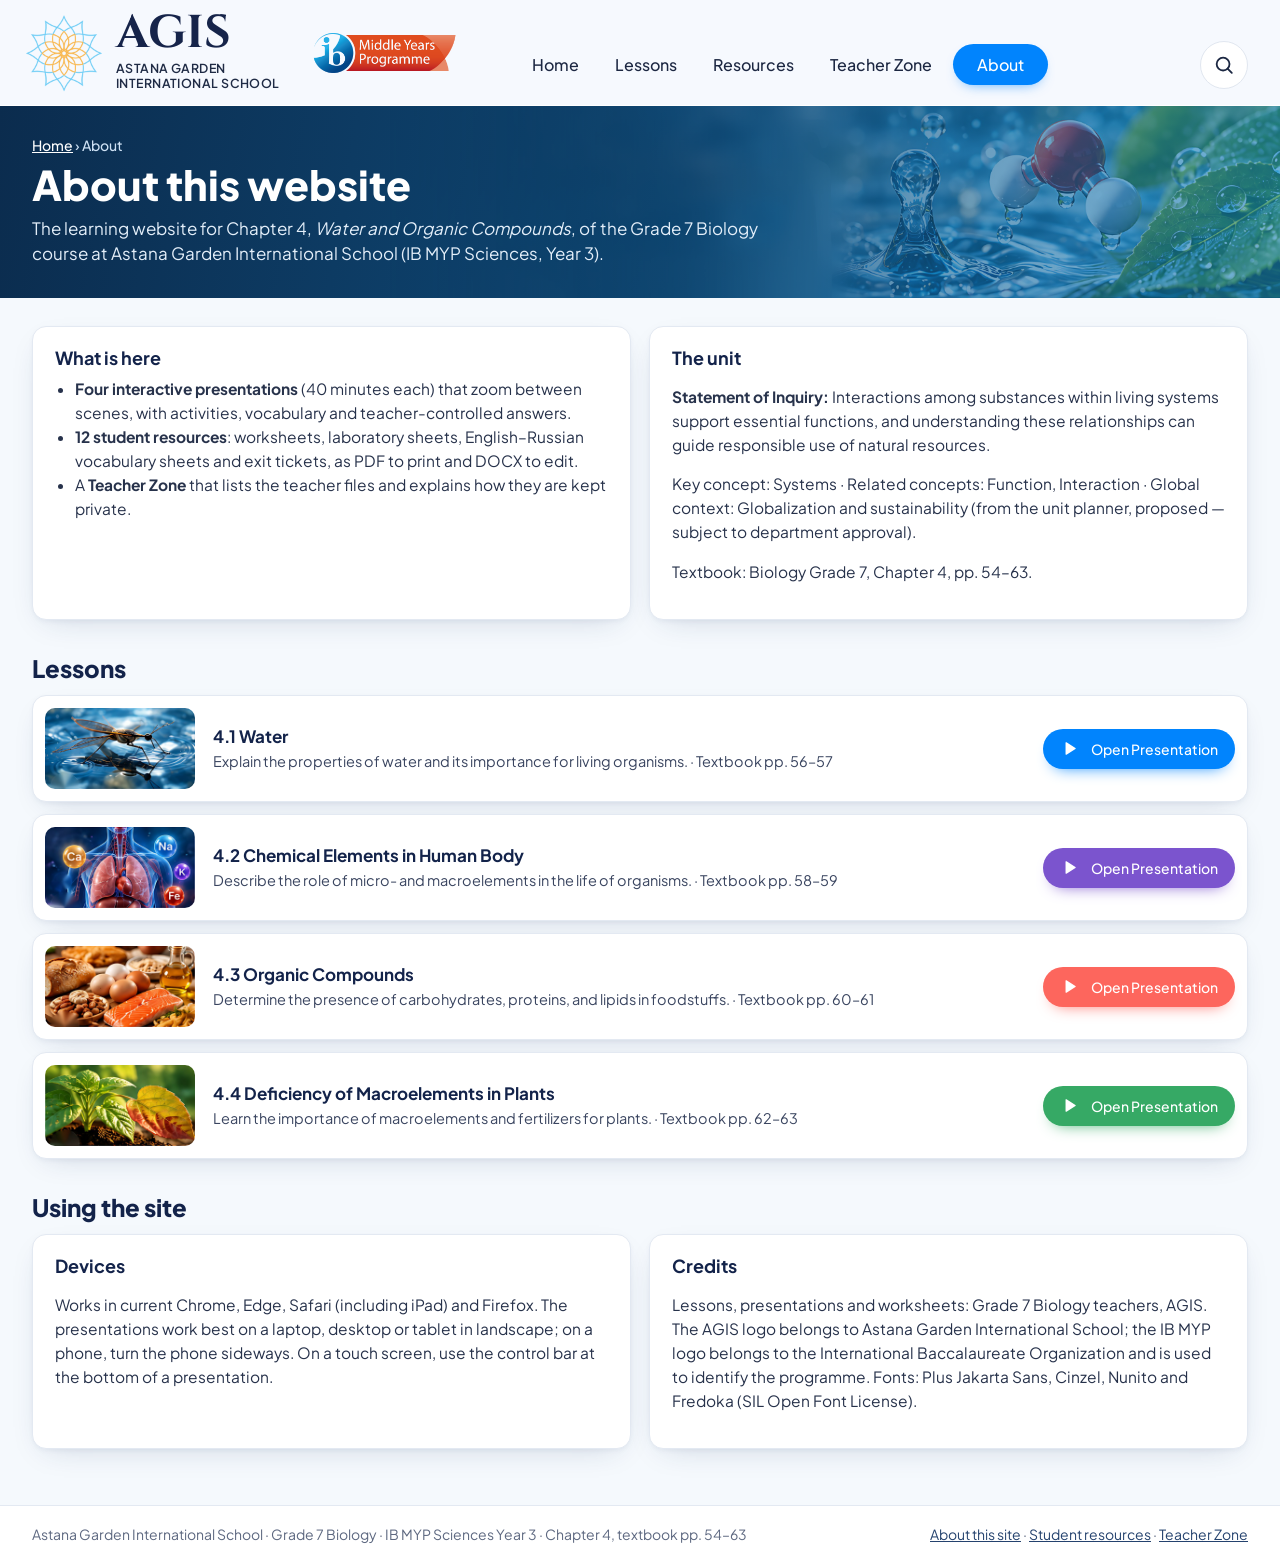
<file: about.html>
<!doctype html>
<html lang="en">
<head>
<meta charset="utf-8">
<meta name="viewport" content="width=device-width,initial-scale=1,viewport-fit=cover">
<title>About · Chapter 4 · AGIS</title>
<meta name="description" content="About the Grade 7 Biology Chapter 4 learning website at Astana Garden International School.">
<meta name="theme-color" content="#0184fd">
<link rel="icon" type="image/png" href="site/img/agis_emblem.png">
<link rel="preload" href="site/fonts/jakarta-400.woff2" as="font" type="font/woff2" crossorigin>
<link rel="preload" href="site/fonts/jakarta-700.woff2" as="font" type="font/woff2" crossorigin>
<link rel="stylesheet" href="site/css/site.css">
</head>
<body data-page="about">
<a class="skip" href="#main">Skip to content</a>
<header class="site-header">
  <div class="wrap bar">
    <a class="brand" href="index.html" aria-label="AGIS — Astana Garden International School, Chapter 4 home">
      <img class="emblem" src="site/img/agis_emblem.png" width="90" height="90" alt="">
      <span class="words"><span class="agis">AGIS</span><span class="school">Astana Garden<br>International School</span></span>
    </a>
    <span class="myp"><img src="Assets/logos/IB_MYP_logo.png" width="195" height="78" alt="IB Middle Years Programme"></span>
    <nav class="nav" id="site-nav" aria-label="Main">
      <a href="index.html">Home</a>
      <a href="index.html#lessons">Lessons</a>
      <a href="resources.html">Resources</a>
      <a href="teacher-zone.html">Teacher Zone</a>
      <a href="about.html" aria-current="page">About</a>
    </nav>
    <button class="menu-btn" type="button" aria-controls="site-nav" aria-expanded="false" aria-label="Open menu"><svg class="i" viewBox="0 0 24 24" aria-hidden="true"><path d="M4 7h16M4 12h16M4 17h16"/></svg></button>
    <button class="search-btn" type="button" data-open-search aria-label="Search lessons and resources" title="Search (press /)"><svg class="i" viewBox="0 0 24 24" aria-hidden="true"><circle cx="11" cy="11" r="7"/><path d="M20.5 20.5l-4.6-4.6"/></svg></button>
  </div>
</header>
<main id="main">
<section class="page-hero">
  <div class="wrap">
    <p class="crumbs"><a href="index.html">Home</a> › About</p>
    <h1>About this website</h1>
    <p class="lead">The learning website for Chapter 4, <i>Water and Organic Compounds</i>, of the Grade 7 Biology course at Astana Garden International School (IB MYP Sciences, Year 3).</p>
  </div>
</section>
<section class="section wrap">
  <div class="grid2">
    <div class="box"><h3>What is here</h3><ul>
      <li><b>Four interactive presentations</b> (40 minutes each) that zoom between scenes, with activities, vocabulary and teacher-controlled answers.</li>
      <li><b>12 student resources</b>: worksheets, laboratory sheets, English–Russian vocabulary sheets and exit tickets, as PDF to print and DOCX to edit.</li>
      <li>A <b>Teacher Zone</b> that lists the teacher files and explains how they are kept private.</li></ul></div>
    <div class="box"><h3>The unit</h3>
      <p><b>Statement of Inquiry:</b> Interactions among substances within living systems support essential functions, and understanding these relationships can guide responsible use of natural resources.</p>
      <p>Key concept: Systems · Related concepts: Function, Interaction · Global context: Globalization and sustainability (from the unit planner, proposed — subject to department approval).</p>
      <p>Textbook: Biology Grade 7, Chapter 4, pp. 54–63.</p></div>
  </div>
  <h2 class="h2">Lessons</h2>
  <div class="lesson-list">
    <div class="lesson-row blue"><img src="site/img/lesson_4.1.jpg" alt=""><div><h3>4.1 Water</h3><p>Explain the properties of water and its importance for living organisms. · Textbook pp. 56–57</p></div><div class="acts"><a class="btn solid" href="HTML_Presentations/4.1_Water/index.html"><svg class="i" viewBox="0 0 24 24" aria-hidden="true"><path d="M7 4.8v14.4a.8.8 0 0 0 1.2.7l11.3-7.2a.8.8 0 0 0 0-1.4L8.2 4.1A.8.8 0 0 0 7 4.8z"/></svg>Open Presentation</a></div></div><div class="lesson-row purple"><img src="site/img/lesson_4.2.jpg" alt=""><div><h3>4.2 Chemical Elements in Human Body</h3><p>Describe the role of micro- and macroelements in the life of organisms. · Textbook pp. 58–59</p></div><div class="acts"><a class="btn solid" href="HTML_Presentations/4.2_Chemical_Elements/index.html"><svg class="i" viewBox="0 0 24 24" aria-hidden="true"><path d="M7 4.8v14.4a.8.8 0 0 0 1.2.7l11.3-7.2a.8.8 0 0 0 0-1.4L8.2 4.1A.8.8 0 0 0 7 4.8z"/></svg>Open Presentation</a></div></div><div class="lesson-row coral"><img src="site/img/lesson_4.3.jpg" alt=""><div><h3>4.3 Organic Compounds</h3><p>Determine the presence of carbohydrates, proteins, and lipids in foodstuffs. · Textbook pp. 60–61</p></div><div class="acts"><a class="btn solid" href="HTML_Presentations/4.3_Organic_Compounds/index.html"><svg class="i" viewBox="0 0 24 24" aria-hidden="true"><path d="M7 4.8v14.4a.8.8 0 0 0 1.2.7l11.3-7.2a.8.8 0 0 0 0-1.4L8.2 4.1A.8.8 0 0 0 7 4.8z"/></svg>Open Presentation</a></div></div><div class="lesson-row green"><img src="site/img/lesson_4.4.jpg" alt=""><div><h3>4.4 Deficiency of Macroelements in Plants</h3><p>Learn the importance of macroelements and fertilizers for plants. · Textbook pp. 62–63</p></div><div class="acts"><a class="btn solid" href="HTML_Presentations/4.4_Macroelements_in_Plants/index.html"><svg class="i" viewBox="0 0 24 24" aria-hidden="true"><path d="M7 4.8v14.4a.8.8 0 0 0 1.2.7l11.3-7.2a.8.8 0 0 0 0-1.4L8.2 4.1A.8.8 0 0 0 7 4.8z"/></svg>Open Presentation</a></div></div>
  </div>
  <h2 class="h2">Using the site</h2>
  <div class="grid2">
    <div class="box"><h3>Devices</h3><p>Works in current Chrome, Edge, Safari (including iPad) and Firefox. The presentations work best on a laptop, desktop or tablet in landscape; on a phone, turn the phone sideways. On a touch screen, use the control bar at the bottom of a presentation.</p></div>
    <div class="box"><h3>Credits</h3><p>Lessons, presentations and worksheets: Grade 7 Biology teachers, AGIS. The AGIS logo belongs to Astana Garden International School; the IB MYP logo belongs to the International Baccalaureate Organization and is used to identify the programme. Fonts: Plus Jakarta Sans, Cinzel, Nunito and Fredoka (SIL Open Font License).</p></div>
  </div>
</section>
</main>
<footer class="site-footer">
  <div class="wrap">
    <span>Astana Garden International School · Grade 7 Biology · IB MYP Sciences Year 3 · Chapter 4, textbook pp. 54–63</span>
    <span><a href="about.html">About this site</a> · <a href="resources.html">Student resources</a> · <a href="teacher-zone.html">Teacher Zone</a></span>
  </div>
</footer>
<dialog class="search-dlg" id="search" aria-label="Search">
  <form method="dialog" role="search">
    <svg class="i" viewBox="0 0 24 24" aria-hidden="true"><circle cx="11" cy="11" r="7"/><path d="M20.5 20.5l-4.6-4.6"/></svg>
    <label class="sr-only" for="q">Search lessons, objectives and resources</label>
    <input id="q" type="search" autocomplete="off" placeholder="Search lessons, topics, worksheets…" aria-controls="results">
    <button class="close" value="close" type="submit">Esc</button>
  </form>
  <ul class="results" id="results" aria-live="polite"></ul>
</dialog>
<script src="site/js/config.js"></script>
<script src="site/js/data.js"></script>
<script src="site/js/app.js"></script>
</body>
</html>
</file>
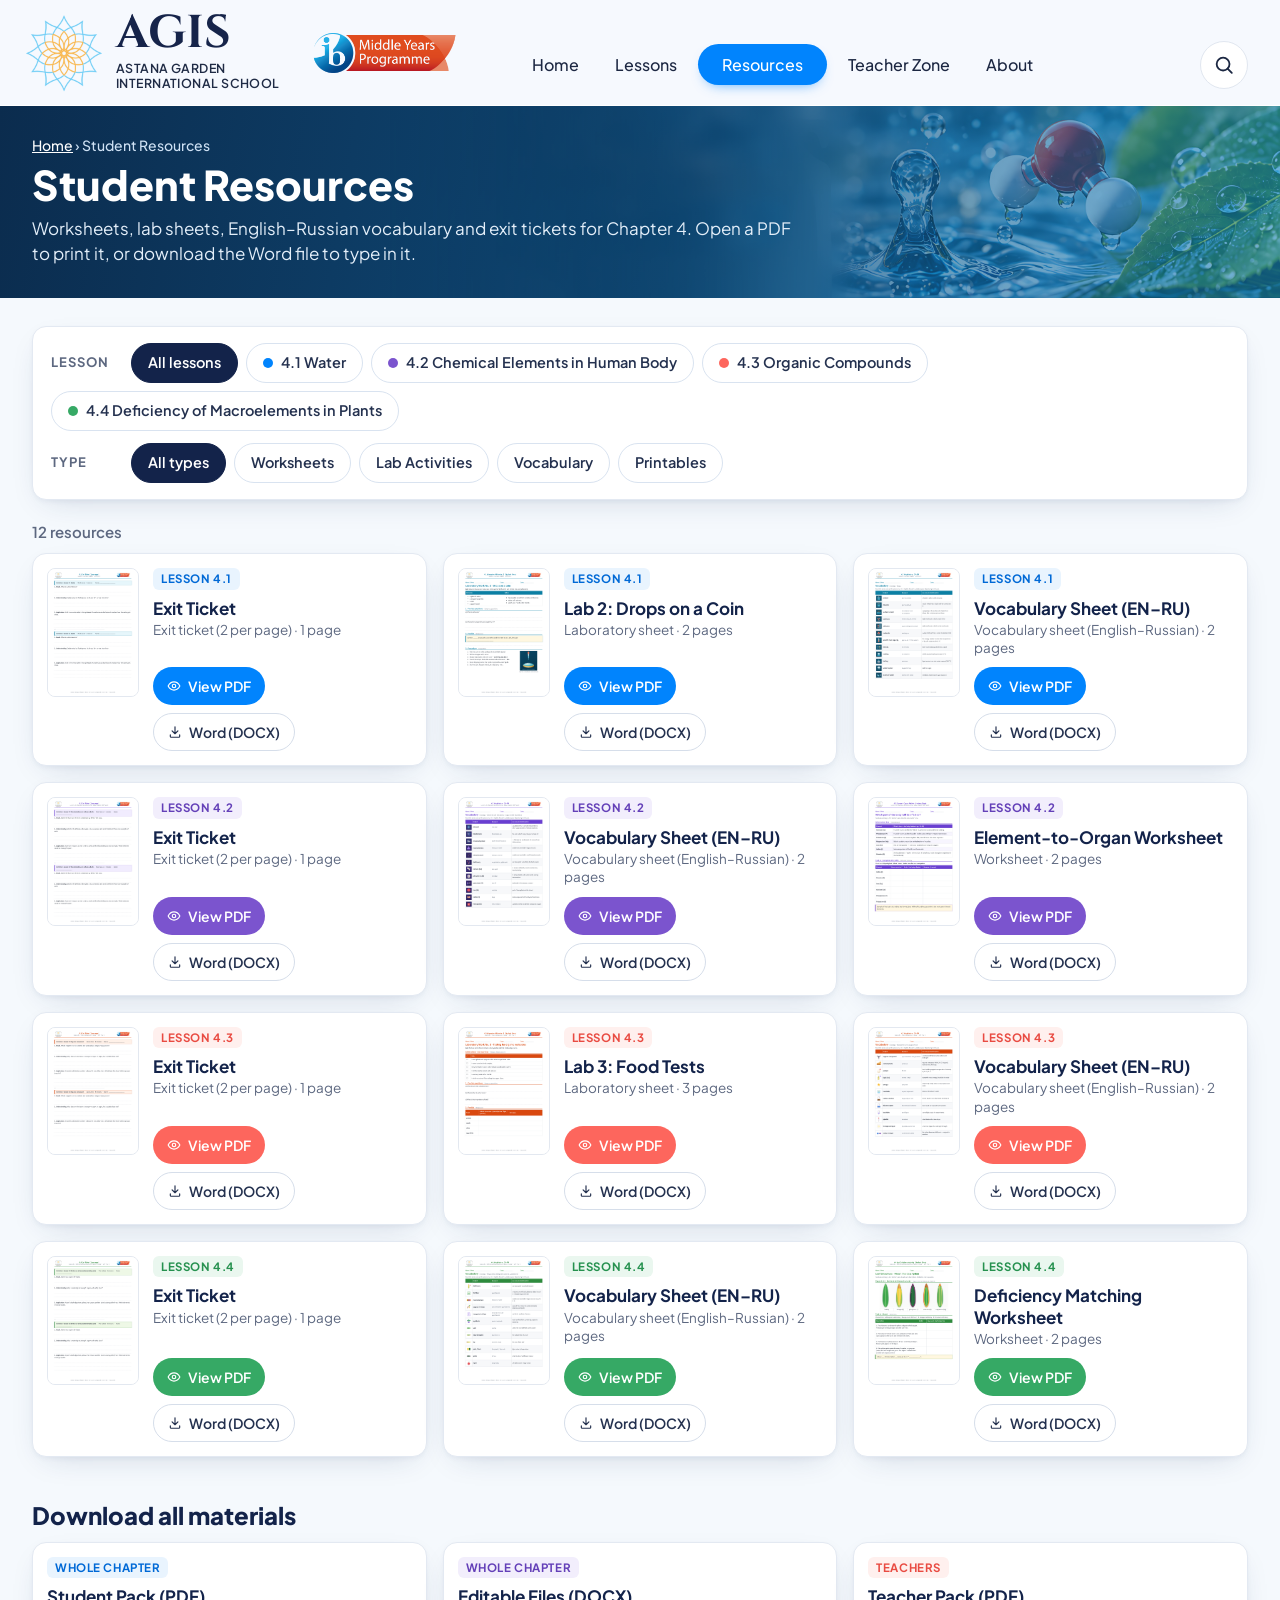
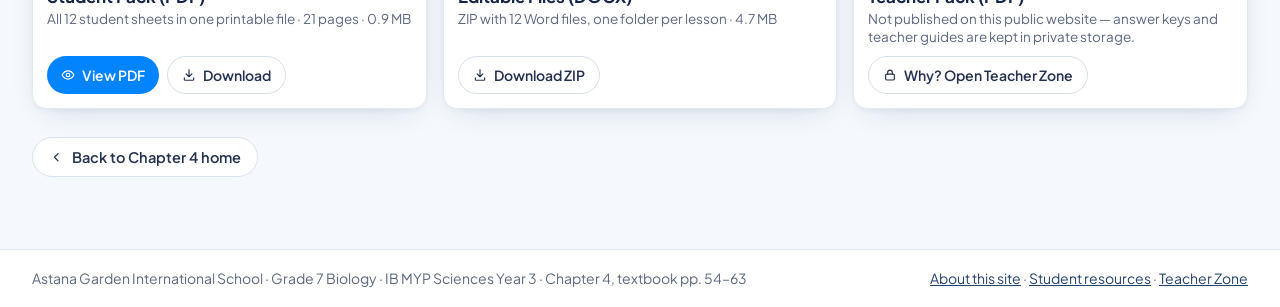
<file: resources.html>
<!doctype html>
<html lang="en">
<head>
<meta charset="utf-8">
<meta name="viewport" content="width=device-width,initial-scale=1,viewport-fit=cover">
<title>Student Resources · Chapter 4 · AGIS</title>
<meta name="description" content="Worksheets, laboratory sheets, English–Russian vocabulary and exit tickets for Grade 7 Biology Chapter 4.">
<meta name="theme-color" content="#0184fd">
<link rel="icon" type="image/png" href="site/img/agis_emblem.png">
<link rel="preload" href="site/fonts/jakarta-400.woff2" as="font" type="font/woff2" crossorigin>
<link rel="preload" href="site/fonts/jakarta-700.woff2" as="font" type="font/woff2" crossorigin>
<link rel="stylesheet" href="site/css/site.css">
</head>
<body data-page="resources">
<a class="skip" href="#main">Skip to content</a>
<header class="site-header">
  <div class="wrap bar">
    <a class="brand" href="index.html" aria-label="AGIS — Astana Garden International School, Chapter 4 home">
      <img class="emblem" src="site/img/agis_emblem.png" width="90" height="90" alt="">
      <span class="words"><span class="agis">AGIS</span><span class="school">Astana Garden<br>International School</span></span>
    </a>
    <span class="myp"><img src="Assets/logos/IB_MYP_logo.png" width="195" height="78" alt="IB Middle Years Programme"></span>
    <nav class="nav" id="site-nav" aria-label="Main">
      <a href="index.html">Home</a>
      <a href="index.html#lessons">Lessons</a>
      <a href="resources.html" aria-current="page">Resources</a>
      <a href="teacher-zone.html">Teacher Zone</a>
      <a href="about.html">About</a>
    </nav>
    <button class="menu-btn" type="button" aria-controls="site-nav" aria-expanded="false" aria-label="Open menu"><svg class="i" viewBox="0 0 24 24" aria-hidden="true"><path d="M4 7h16M4 12h16M4 17h16"/></svg></button>
    <button class="search-btn" type="button" data-open-search aria-label="Search lessons and resources" title="Search (press /)"><svg class="i" viewBox="0 0 24 24" aria-hidden="true"><circle cx="11" cy="11" r="7"/><path d="M20.5 20.5l-4.6-4.6"/></svg></button>
  </div>
</header>
<main id="main">
<section class="page-hero">
  <div class="wrap">
    <p class="crumbs"><a href="index.html">Home</a> › Student Resources</p>
    <h1>Student Resources</h1>
    <p class="lead">Worksheets, lab sheets, English–Russian vocabulary and exit tickets for Chapter 4. Open a PDF to print it, or download the Word file to type in it.</p>
  </div>
</section>
<section class="section wrap">
  <div class="filters" role="group" aria-label="Filter resources">
    <div class="chips"><span class="lab">Lesson</span><button class="chip" type="button" data-f="lesson" data-v="" aria-pressed="true">All lessons</button><button class="chip blue" type="button" data-f="lesson" data-v="4.1" aria-pressed="false"><span class="dot"></span>4.1 Water</button><button class="chip purple" type="button" data-f="lesson" data-v="4.2" aria-pressed="false"><span class="dot"></span>4.2 Chemical Elements in Human Body</button><button class="chip coral" type="button" data-f="lesson" data-v="4.3" aria-pressed="false"><span class="dot"></span>4.3 Organic Compounds</button><button class="chip green" type="button" data-f="lesson" data-v="4.4" aria-pressed="false"><span class="dot"></span>4.4 Deficiency of Macroelements in Plants</button></div>
    <div class="chips"><span class="lab">Type</span><button class="chip" type="button" data-f="type" data-v="" aria-pressed="true">All types</button><button class="chip" type="button" data-f="type" data-v="worksheets" aria-pressed="false">Worksheets</button><button class="chip" type="button" data-f="type" data-v="lab" aria-pressed="false">Lab Activities</button><button class="chip" type="button" data-f="type" data-v="vocabulary" aria-pressed="false">Vocabulary</button><button class="chip" type="button" data-f="type" data-v="printables" aria-pressed="false">Printables</button></div>
  </div>
  <p class="count" id="count" aria-live="polite">12 resources</p>
  <div class="res-grid" id="res-grid">
      <article class="res blue" data-lesson="4.1" data-type="printables" id="4.1_Exit_Ticket">
        <a class="thumb" href="Student_Resources/4.1_Water/4.1_Exit_Ticket.pdf" target="_blank" rel="noopener" tabindex="-1" aria-hidden="true"><img src="site/img/thumbs/4.1_Exit_Ticket.png" alt="" loading="lazy" width="92" height="130"></a>
        <div class="info">
          <span class="tag" title="Water">Lesson 4.1</span>
          <h3>Exit Ticket</h3>
          <span class="type">Exit ticket (2 per page) · 1 page</span>
          <div class="links"><a class="v" href="Student_Resources/4.1_Water/4.1_Exit_Ticket.pdf" target="_blank" rel="noopener"><svg class="i" viewBox="0 0 24 24" aria-hidden="true"><path d="M2 12s3.6-7 10-7 10 7 10 7-3.6 7-10 7S2 12 2 12z"/><circle cx="12" cy="12" r="3"/></svg>View PDF<span class="sr-only"> — Exit Ticket, lesson 4.1</span></a><a class="d" href="Student_Resources/4.1_Water/4.1_Exit_Ticket.docx" download><svg class="i" viewBox="0 0 24 24" aria-hidden="true"><path d="M12 3v12M7 10l5 5 5-5"/><path d="M4 17v2.5A1.5 1.5 0 0 0 5.5 21h13a1.5 1.5 0 0 0 1.5-1.5V17"/></svg>Word (DOCX)<span class="sr-only"> — Exit Ticket, lesson 4.1</span></a></div>
        </div>
      </article>
      <article class="res blue" data-lesson="4.1" data-type="lab" id="4.1_Lab2_Worksheet_Drops_on_a_Coin">
        <a class="thumb" href="Student_Resources/4.1_Water/4.1_Lab2_Worksheet_Drops_on_a_Coin.pdf" target="_blank" rel="noopener" tabindex="-1" aria-hidden="true"><img src="site/img/thumbs/4.1_Lab2_Worksheet_Drops_on_a_Coin.png" alt="" loading="lazy" width="92" height="130"></a>
        <div class="info">
          <span class="tag" title="Water">Lesson 4.1</span>
          <h3>Lab 2: Drops on a Coin</h3>
          <span class="type">Laboratory sheet · 2 pages</span>
          <div class="links"><a class="v" href="Student_Resources/4.1_Water/4.1_Lab2_Worksheet_Drops_on_a_Coin.pdf" target="_blank" rel="noopener"><svg class="i" viewBox="0 0 24 24" aria-hidden="true"><path d="M2 12s3.6-7 10-7 10 7 10 7-3.6 7-10 7S2 12 2 12z"/><circle cx="12" cy="12" r="3"/></svg>View PDF<span class="sr-only"> — Lab 2: Drops on a Coin, lesson 4.1</span></a><a class="d" href="Student_Resources/4.1_Water/4.1_Lab2_Worksheet_Drops_on_a_Coin.docx" download><svg class="i" viewBox="0 0 24 24" aria-hidden="true"><path d="M12 3v12M7 10l5 5 5-5"/><path d="M4 17v2.5A1.5 1.5 0 0 0 5.5 21h13a1.5 1.5 0 0 0 1.5-1.5V17"/></svg>Word (DOCX)<span class="sr-only"> — Lab 2: Drops on a Coin, lesson 4.1</span></a></div>
        </div>
      </article>
      <article class="res blue" data-lesson="4.1" data-type="vocabulary" id="4.1_Vocabulary_Sheet_EN-RU">
        <a class="thumb" href="Student_Resources/4.1_Water/4.1_Vocabulary_Sheet_EN-RU.pdf" target="_blank" rel="noopener" tabindex="-1" aria-hidden="true"><img src="site/img/thumbs/4.1_Vocabulary_Sheet_EN-RU.png" alt="" loading="lazy" width="92" height="130"></a>
        <div class="info">
          <span class="tag" title="Water">Lesson 4.1</span>
          <h3>Vocabulary Sheet (EN–RU)</h3>
          <span class="type">Vocabulary sheet (English–Russian) · 2 pages</span>
          <div class="links"><a class="v" href="Student_Resources/4.1_Water/4.1_Vocabulary_Sheet_EN-RU.pdf" target="_blank" rel="noopener"><svg class="i" viewBox="0 0 24 24" aria-hidden="true"><path d="M2 12s3.6-7 10-7 10 7 10 7-3.6 7-10 7S2 12 2 12z"/><circle cx="12" cy="12" r="3"/></svg>View PDF<span class="sr-only"> — Vocabulary Sheet (EN–RU), lesson 4.1</span></a><a class="d" href="Student_Resources/4.1_Water/4.1_Vocabulary_Sheet_EN-RU.docx" download><svg class="i" viewBox="0 0 24 24" aria-hidden="true"><path d="M12 3v12M7 10l5 5 5-5"/><path d="M4 17v2.5A1.5 1.5 0 0 0 5.5 21h13a1.5 1.5 0 0 0 1.5-1.5V17"/></svg>Word (DOCX)<span class="sr-only"> — Vocabulary Sheet (EN–RU), lesson 4.1</span></a></div>
        </div>
      </article>
      <article class="res purple" data-lesson="4.2" data-type="printables" id="4.2_Exit_Ticket">
        <a class="thumb" href="Student_Resources/4.2_Chemical_Elements/4.2_Exit_Ticket.pdf" target="_blank" rel="noopener" tabindex="-1" aria-hidden="true"><img src="site/img/thumbs/4.2_Exit_Ticket.png" alt="" loading="lazy" width="92" height="130"></a>
        <div class="info">
          <span class="tag" title="Chemical Elements in Human Body">Lesson 4.2</span>
          <h3>Exit Ticket</h3>
          <span class="type">Exit ticket (2 per page) · 1 page</span>
          <div class="links"><a class="v" href="Student_Resources/4.2_Chemical_Elements/4.2_Exit_Ticket.pdf" target="_blank" rel="noopener"><svg class="i" viewBox="0 0 24 24" aria-hidden="true"><path d="M2 12s3.6-7 10-7 10 7 10 7-3.6 7-10 7S2 12 2 12z"/><circle cx="12" cy="12" r="3"/></svg>View PDF<span class="sr-only"> — Exit Ticket, lesson 4.2</span></a><a class="d" href="Student_Resources/4.2_Chemical_Elements/4.2_Exit_Ticket.docx" download><svg class="i" viewBox="0 0 24 24" aria-hidden="true"><path d="M12 3v12M7 10l5 5 5-5"/><path d="M4 17v2.5A1.5 1.5 0 0 0 5.5 21h13a1.5 1.5 0 0 0 1.5-1.5V17"/></svg>Word (DOCX)<span class="sr-only"> — Exit Ticket, lesson 4.2</span></a></div>
        </div>
      </article>
      <article class="res purple" data-lesson="4.2" data-type="vocabulary" id="4.2_Vocabulary_Sheet_EN-RU">
        <a class="thumb" href="Student_Resources/4.2_Chemical_Elements/4.2_Vocabulary_Sheet_EN-RU.pdf" target="_blank" rel="noopener" tabindex="-1" aria-hidden="true"><img src="site/img/thumbs/4.2_Vocabulary_Sheet_EN-RU.png" alt="" loading="lazy" width="92" height="130"></a>
        <div class="info">
          <span class="tag" title="Chemical Elements in Human Body">Lesson 4.2</span>
          <h3>Vocabulary Sheet (EN–RU)</h3>
          <span class="type">Vocabulary sheet (English–Russian) · 2 pages</span>
          <div class="links"><a class="v" href="Student_Resources/4.2_Chemical_Elements/4.2_Vocabulary_Sheet_EN-RU.pdf" target="_blank" rel="noopener"><svg class="i" viewBox="0 0 24 24" aria-hidden="true"><path d="M2 12s3.6-7 10-7 10 7 10 7-3.6 7-10 7S2 12 2 12z"/><circle cx="12" cy="12" r="3"/></svg>View PDF<span class="sr-only"> — Vocabulary Sheet (EN–RU), lesson 4.2</span></a><a class="d" href="Student_Resources/4.2_Chemical_Elements/4.2_Vocabulary_Sheet_EN-RU.docx" download><svg class="i" viewBox="0 0 24 24" aria-hidden="true"><path d="M12 3v12M7 10l5 5 5-5"/><path d="M4 17v2.5A1.5 1.5 0 0 0 5.5 21h13a1.5 1.5 0 0 0 1.5-1.5V17"/></svg>Word (DOCX)<span class="sr-only"> — Vocabulary Sheet (EN–RU), lesson 4.2</span></a></div>
        </div>
      </article>
      <article class="res purple" data-lesson="4.2" data-type="worksheets" id="4.2_Worksheet_Element_to_Organ">
        <a class="thumb" href="Student_Resources/4.2_Chemical_Elements/4.2_Worksheet_Element_to_Organ.pdf" target="_blank" rel="noopener" tabindex="-1" aria-hidden="true"><img src="site/img/thumbs/4.2_Worksheet_Element_to_Organ.png" alt="" loading="lazy" width="92" height="130"></a>
        <div class="info">
          <span class="tag" title="Chemical Elements in Human Body">Lesson 4.2</span>
          <h3>Element-to-Organ Worksheet</h3>
          <span class="type">Worksheet · 2 pages</span>
          <div class="links"><a class="v" href="Student_Resources/4.2_Chemical_Elements/4.2_Worksheet_Element_to_Organ.pdf" target="_blank" rel="noopener"><svg class="i" viewBox="0 0 24 24" aria-hidden="true"><path d="M2 12s3.6-7 10-7 10 7 10 7-3.6 7-10 7S2 12 2 12z"/><circle cx="12" cy="12" r="3"/></svg>View PDF<span class="sr-only"> — Element-to-Organ Worksheet, lesson 4.2</span></a><a class="d" href="Student_Resources/4.2_Chemical_Elements/4.2_Worksheet_Element_to_Organ.docx" download><svg class="i" viewBox="0 0 24 24" aria-hidden="true"><path d="M12 3v12M7 10l5 5 5-5"/><path d="M4 17v2.5A1.5 1.5 0 0 0 5.5 21h13a1.5 1.5 0 0 0 1.5-1.5V17"/></svg>Word (DOCX)<span class="sr-only"> — Element-to-Organ Worksheet, lesson 4.2</span></a></div>
        </div>
      </article>
      <article class="res coral" data-lesson="4.3" data-type="printables" id="4.3_Exit_Ticket">
        <a class="thumb" href="Student_Resources/4.3_Organic_Compounds/4.3_Exit_Ticket.pdf" target="_blank" rel="noopener" tabindex="-1" aria-hidden="true"><img src="site/img/thumbs/4.3_Exit_Ticket.png" alt="" loading="lazy" width="92" height="130"></a>
        <div class="info">
          <span class="tag" title="Organic Compounds">Lesson 4.3</span>
          <h3>Exit Ticket</h3>
          <span class="type">Exit ticket (2 per page) · 1 page</span>
          <div class="links"><a class="v" href="Student_Resources/4.3_Organic_Compounds/4.3_Exit_Ticket.pdf" target="_blank" rel="noopener"><svg class="i" viewBox="0 0 24 24" aria-hidden="true"><path d="M2 12s3.6-7 10-7 10 7 10 7-3.6 7-10 7S2 12 2 12z"/><circle cx="12" cy="12" r="3"/></svg>View PDF<span class="sr-only"> — Exit Ticket, lesson 4.3</span></a><a class="d" href="Student_Resources/4.3_Organic_Compounds/4.3_Exit_Ticket.docx" download><svg class="i" viewBox="0 0 24 24" aria-hidden="true"><path d="M12 3v12M7 10l5 5 5-5"/><path d="M4 17v2.5A1.5 1.5 0 0 0 5.5 21h13a1.5 1.5 0 0 0 1.5-1.5V17"/></svg>Word (DOCX)<span class="sr-only"> — Exit Ticket, lesson 4.3</span></a></div>
        </div>
      </article>
      <article class="res coral" data-lesson="4.3" data-type="lab" id="4.3_Lab3_Worksheet_Food_Tests">
        <a class="thumb" href="Student_Resources/4.3_Organic_Compounds/4.3_Lab3_Worksheet_Food_Tests.pdf" target="_blank" rel="noopener" tabindex="-1" aria-hidden="true"><img src="site/img/thumbs/4.3_Lab3_Worksheet_Food_Tests.png" alt="" loading="lazy" width="92" height="130"></a>
        <div class="info">
          <span class="tag" title="Organic Compounds">Lesson 4.3</span>
          <h3>Lab 3: Food Tests</h3>
          <span class="type">Laboratory sheet · 3 pages</span>
          <div class="links"><a class="v" href="Student_Resources/4.3_Organic_Compounds/4.3_Lab3_Worksheet_Food_Tests.pdf" target="_blank" rel="noopener"><svg class="i" viewBox="0 0 24 24" aria-hidden="true"><path d="M2 12s3.6-7 10-7 10 7 10 7-3.6 7-10 7S2 12 2 12z"/><circle cx="12" cy="12" r="3"/></svg>View PDF<span class="sr-only"> — Lab 3: Food Tests, lesson 4.3</span></a><a class="d" href="Student_Resources/4.3_Organic_Compounds/4.3_Lab3_Worksheet_Food_Tests.docx" download><svg class="i" viewBox="0 0 24 24" aria-hidden="true"><path d="M12 3v12M7 10l5 5 5-5"/><path d="M4 17v2.5A1.5 1.5 0 0 0 5.5 21h13a1.5 1.5 0 0 0 1.5-1.5V17"/></svg>Word (DOCX)<span class="sr-only"> — Lab 3: Food Tests, lesson 4.3</span></a></div>
        </div>
      </article>
      <article class="res coral" data-lesson="4.3" data-type="vocabulary" id="4.3_Vocabulary_Sheet_EN-RU">
        <a class="thumb" href="Student_Resources/4.3_Organic_Compounds/4.3_Vocabulary_Sheet_EN-RU.pdf" target="_blank" rel="noopener" tabindex="-1" aria-hidden="true"><img src="site/img/thumbs/4.3_Vocabulary_Sheet_EN-RU.png" alt="" loading="lazy" width="92" height="130"></a>
        <div class="info">
          <span class="tag" title="Organic Compounds">Lesson 4.3</span>
          <h3>Vocabulary Sheet (EN–RU)</h3>
          <span class="type">Vocabulary sheet (English–Russian) · 2 pages</span>
          <div class="links"><a class="v" href="Student_Resources/4.3_Organic_Compounds/4.3_Vocabulary_Sheet_EN-RU.pdf" target="_blank" rel="noopener"><svg class="i" viewBox="0 0 24 24" aria-hidden="true"><path d="M2 12s3.6-7 10-7 10 7 10 7-3.6 7-10 7S2 12 2 12z"/><circle cx="12" cy="12" r="3"/></svg>View PDF<span class="sr-only"> — Vocabulary Sheet (EN–RU), lesson 4.3</span></a><a class="d" href="Student_Resources/4.3_Organic_Compounds/4.3_Vocabulary_Sheet_EN-RU.docx" download><svg class="i" viewBox="0 0 24 24" aria-hidden="true"><path d="M12 3v12M7 10l5 5 5-5"/><path d="M4 17v2.5A1.5 1.5 0 0 0 5.5 21h13a1.5 1.5 0 0 0 1.5-1.5V17"/></svg>Word (DOCX)<span class="sr-only"> — Vocabulary Sheet (EN–RU), lesson 4.3</span></a></div>
        </div>
      </article>
      <article class="res green" data-lesson="4.4" data-type="printables" id="4.4_Exit_Ticket">
        <a class="thumb" href="Student_Resources/4.4_Macroelements_in_Plants/4.4_Exit_Ticket.pdf" target="_blank" rel="noopener" tabindex="-1" aria-hidden="true"><img src="site/img/thumbs/4.4_Exit_Ticket.png" alt="" loading="lazy" width="92" height="130"></a>
        <div class="info">
          <span class="tag" title="Deficiency of Macroelements in Plants">Lesson 4.4</span>
          <h3>Exit Ticket</h3>
          <span class="type">Exit ticket (2 per page) · 1 page</span>
          <div class="links"><a class="v" href="Student_Resources/4.4_Macroelements_in_Plants/4.4_Exit_Ticket.pdf" target="_blank" rel="noopener"><svg class="i" viewBox="0 0 24 24" aria-hidden="true"><path d="M2 12s3.6-7 10-7 10 7 10 7-3.6 7-10 7S2 12 2 12z"/><circle cx="12" cy="12" r="3"/></svg>View PDF<span class="sr-only"> — Exit Ticket, lesson 4.4</span></a><a class="d" href="Student_Resources/4.4_Macroelements_in_Plants/4.4_Exit_Ticket.docx" download><svg class="i" viewBox="0 0 24 24" aria-hidden="true"><path d="M12 3v12M7 10l5 5 5-5"/><path d="M4 17v2.5A1.5 1.5 0 0 0 5.5 21h13a1.5 1.5 0 0 0 1.5-1.5V17"/></svg>Word (DOCX)<span class="sr-only"> — Exit Ticket, lesson 4.4</span></a></div>
        </div>
      </article>
      <article class="res green" data-lesson="4.4" data-type="vocabulary" id="4.4_Vocabulary_Sheet_EN-RU">
        <a class="thumb" href="Student_Resources/4.4_Macroelements_in_Plants/4.4_Vocabulary_Sheet_EN-RU.pdf" target="_blank" rel="noopener" tabindex="-1" aria-hidden="true"><img src="site/img/thumbs/4.4_Vocabulary_Sheet_EN-RU.png" alt="" loading="lazy" width="92" height="130"></a>
        <div class="info">
          <span class="tag" title="Deficiency of Macroelements in Plants">Lesson 4.4</span>
          <h3>Vocabulary Sheet (EN–RU)</h3>
          <span class="type">Vocabulary sheet (English–Russian) · 2 pages</span>
          <div class="links"><a class="v" href="Student_Resources/4.4_Macroelements_in_Plants/4.4_Vocabulary_Sheet_EN-RU.pdf" target="_blank" rel="noopener"><svg class="i" viewBox="0 0 24 24" aria-hidden="true"><path d="M2 12s3.6-7 10-7 10 7 10 7-3.6 7-10 7S2 12 2 12z"/><circle cx="12" cy="12" r="3"/></svg>View PDF<span class="sr-only"> — Vocabulary Sheet (EN–RU), lesson 4.4</span></a><a class="d" href="Student_Resources/4.4_Macroelements_in_Plants/4.4_Vocabulary_Sheet_EN-RU.docx" download><svg class="i" viewBox="0 0 24 24" aria-hidden="true"><path d="M12 3v12M7 10l5 5 5-5"/><path d="M4 17v2.5A1.5 1.5 0 0 0 5.5 21h13a1.5 1.5 0 0 0 1.5-1.5V17"/></svg>Word (DOCX)<span class="sr-only"> — Vocabulary Sheet (EN–RU), lesson 4.4</span></a></div>
        </div>
      </article>
      <article class="res green" data-lesson="4.4" data-type="worksheets" id="4.4_Worksheet_Deficiency_Matching">
        <a class="thumb" href="Student_Resources/4.4_Macroelements_in_Plants/4.4_Worksheet_Deficiency_Matching.pdf" target="_blank" rel="noopener" tabindex="-1" aria-hidden="true"><img src="site/img/thumbs/4.4_Worksheet_Deficiency_Matching.png" alt="" loading="lazy" width="92" height="130"></a>
        <div class="info">
          <span class="tag" title="Deficiency of Macroelements in Plants">Lesson 4.4</span>
          <h3>Deficiency Matching Worksheet</h3>
          <span class="type">Worksheet · 2 pages</span>
          <div class="links"><a class="v" href="Student_Resources/4.4_Macroelements_in_Plants/4.4_Worksheet_Deficiency_Matching.pdf" target="_blank" rel="noopener"><svg class="i" viewBox="0 0 24 24" aria-hidden="true"><path d="M2 12s3.6-7 10-7 10 7 10 7-3.6 7-10 7S2 12 2 12z"/><circle cx="12" cy="12" r="3"/></svg>View PDF<span class="sr-only"> — Deficiency Matching Worksheet, lesson 4.4</span></a><a class="d" href="Student_Resources/4.4_Macroelements_in_Plants/4.4_Worksheet_Deficiency_Matching.docx" download><svg class="i" viewBox="0 0 24 24" aria-hidden="true"><path d="M12 3v12M7 10l5 5 5-5"/><path d="M4 17v2.5A1.5 1.5 0 0 0 5.5 21h13a1.5 1.5 0 0 0 1.5-1.5V17"/></svg>Word (DOCX)<span class="sr-only"> — Deficiency Matching Worksheet, lesson 4.4</span></a></div>
        </div>
      </article>
  </div>
  <div class="empty" id="empty" hidden>No files of this type for this lesson. <button class="chip" type="button" data-reset>Show all resources</button></div>

  <h2 class="h2" id="packs" style="margin-top:44px">Download all materials</h2>
  <div class="res-grid">
    <article class="res blue"><div class="info"><span class="tag">Whole chapter</span><h3>Student Pack (PDF)</h3><span class="type">All 12 student sheets in one printable file · 21 pages · 0.9 MB</span><div class="links"><a class="v" href="downloads/Grade7_Biology_Chapter4_Student_Pack.pdf" target="_blank" rel="noopener"><svg class="i" viewBox="0 0 24 24" aria-hidden="true"><path d="M2 12s3.6-7 10-7 10 7 10 7-3.6 7-10 7S2 12 2 12z"/><circle cx="12" cy="12" r="3"/></svg>View PDF</a><a class="d" href="downloads/Grade7_Biology_Chapter4_Student_Pack.pdf" download><svg class="i" viewBox="0 0 24 24" aria-hidden="true"><path d="M12 3v12M7 10l5 5 5-5"/><path d="M4 17v2.5A1.5 1.5 0 0 0 5.5 21h13a1.5 1.5 0 0 0 1.5-1.5V17"/></svg>Download</a></div></div></article><article class="res purple"><div class="info"><span class="tag">Whole chapter</span><h3>Editable Files (DOCX)</h3><span class="type">ZIP with 12 Word files, one folder per lesson · 4.7 MB</span><div class="links"><a class="d" href="downloads/Grade7_Biology_Chapter4_Student_Editable_DOCX.zip" download><svg class="i" viewBox="0 0 24 24" aria-hidden="true"><path d="M12 3v12M7 10l5 5 5-5"/><path d="M4 17v2.5A1.5 1.5 0 0 0 5.5 21h13a1.5 1.5 0 0 0 1.5-1.5V17"/></svg>Download ZIP</a></div></div></article><article class="res coral"><div class="info"><span class="tag">Teachers</span><h3>Teacher Pack (PDF)</h3><span class="type">Not published on this public website — answer keys and teacher guides are kept in private storage.</span><div class="links"><a class="d" href="teacher-zone.html#teacher-pack"><svg class="i" viewBox="0 0 24 24" aria-hidden="true"><rect x="4.5" y="10.5" width="15" height="10" rx="2"/><path d="M8 10.5V7.5a4 4 0 0 1 8 0v3"/></svg>Why? Open Teacher Zone</a></div></div></article>
  </div>
  <p style="margin-top:28px"><a class="chip" href="index.html"><svg class="i" viewBox="0 0 24 24" aria-hidden="true"><path d="M15 18l-6-6 6-6"/></svg>Back to Chapter 4 home</a></p>
</section>
</main>
<footer class="site-footer">
  <div class="wrap">
    <span>Astana Garden International School · Grade 7 Biology · IB MYP Sciences Year 3 · Chapter 4, textbook pp. 54–63</span>
    <span><a href="about.html">About this site</a> · <a href="resources.html">Student resources</a> · <a href="teacher-zone.html">Teacher Zone</a></span>
  </div>
</footer>
<dialog class="search-dlg" id="search" aria-label="Search">
  <form method="dialog" role="search">
    <svg class="i" viewBox="0 0 24 24" aria-hidden="true"><circle cx="11" cy="11" r="7"/><path d="M20.5 20.5l-4.6-4.6"/></svg>
    <label class="sr-only" for="q">Search lessons, objectives and resources</label>
    <input id="q" type="search" autocomplete="off" placeholder="Search lessons, topics, worksheets…" aria-controls="results">
    <button class="close" value="close" type="submit">Esc</button>
  </form>
  <ul class="results" id="results" aria-live="polite"></ul>
</dialog>
<script src="site/js/config.js"></script>
<script src="site/js/data.js"></script>
<script src="site/js/app.js"></script>
</body>
</html>
</file>
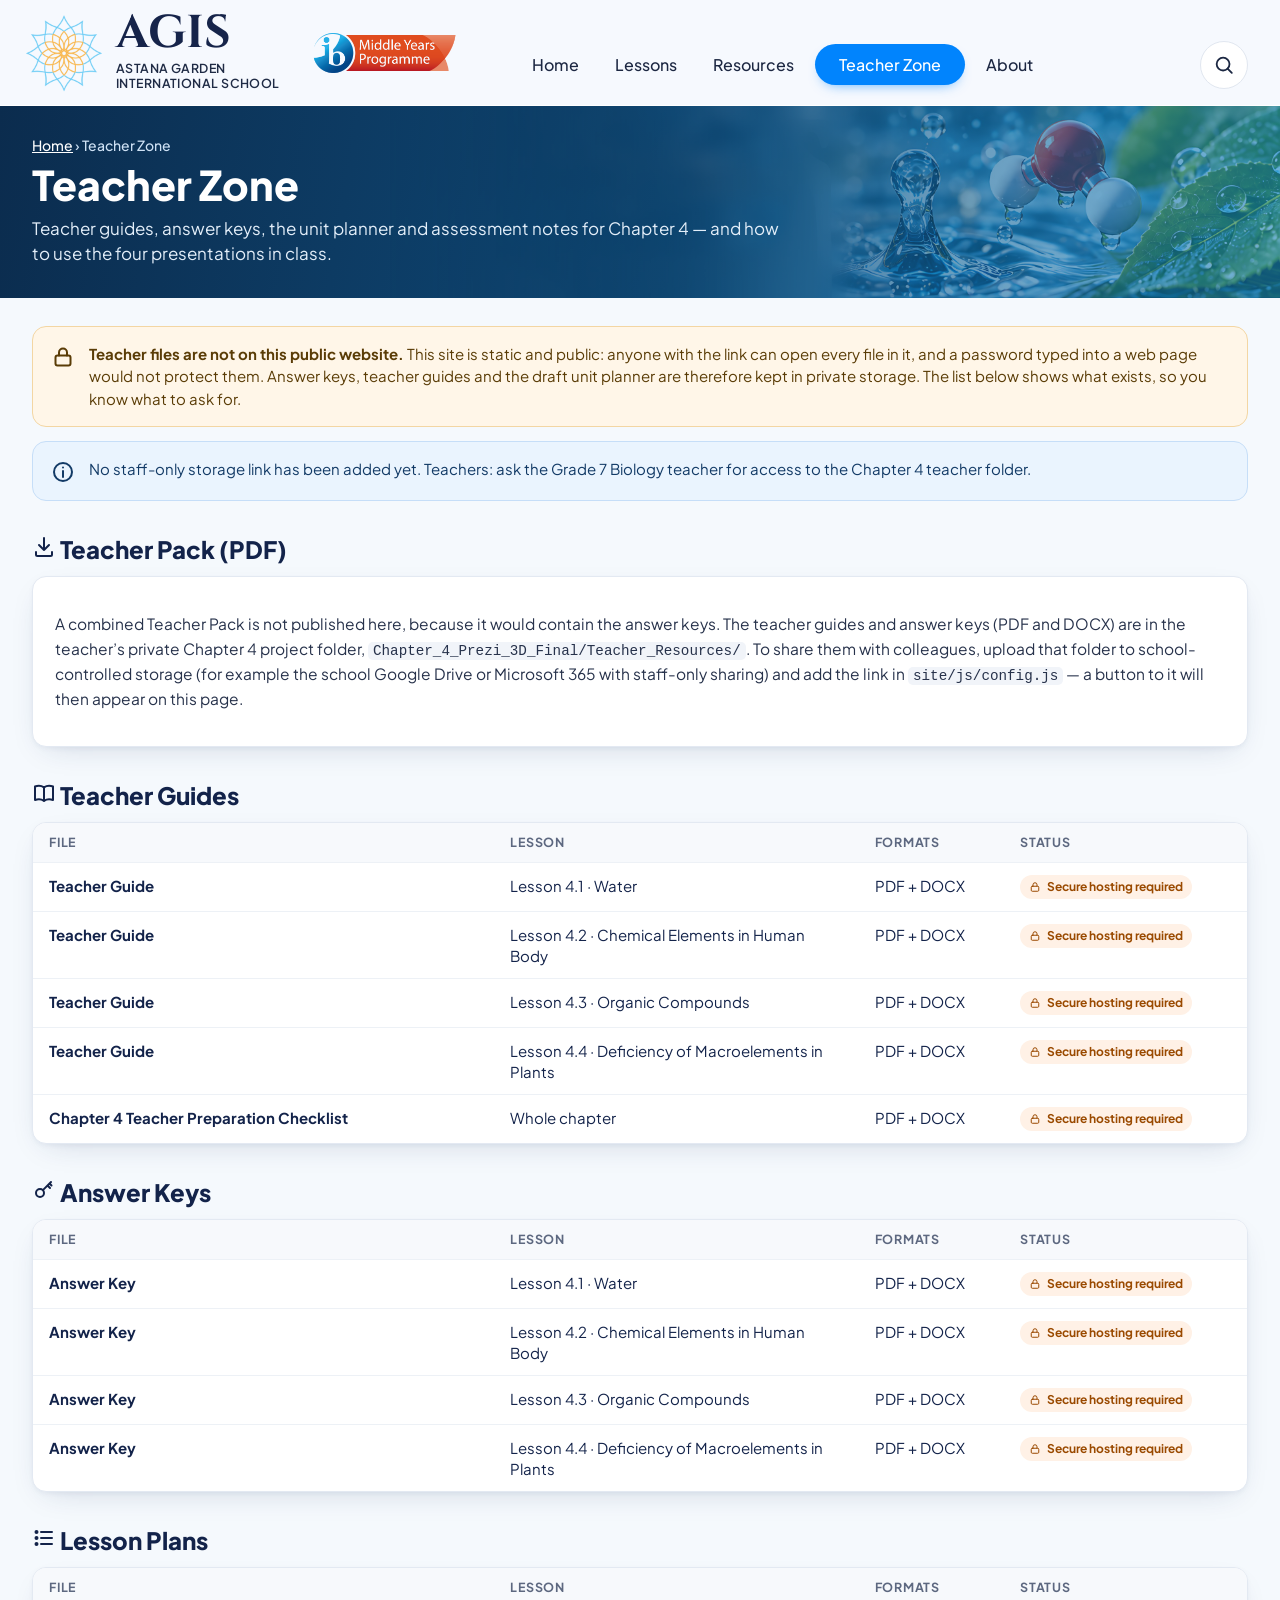
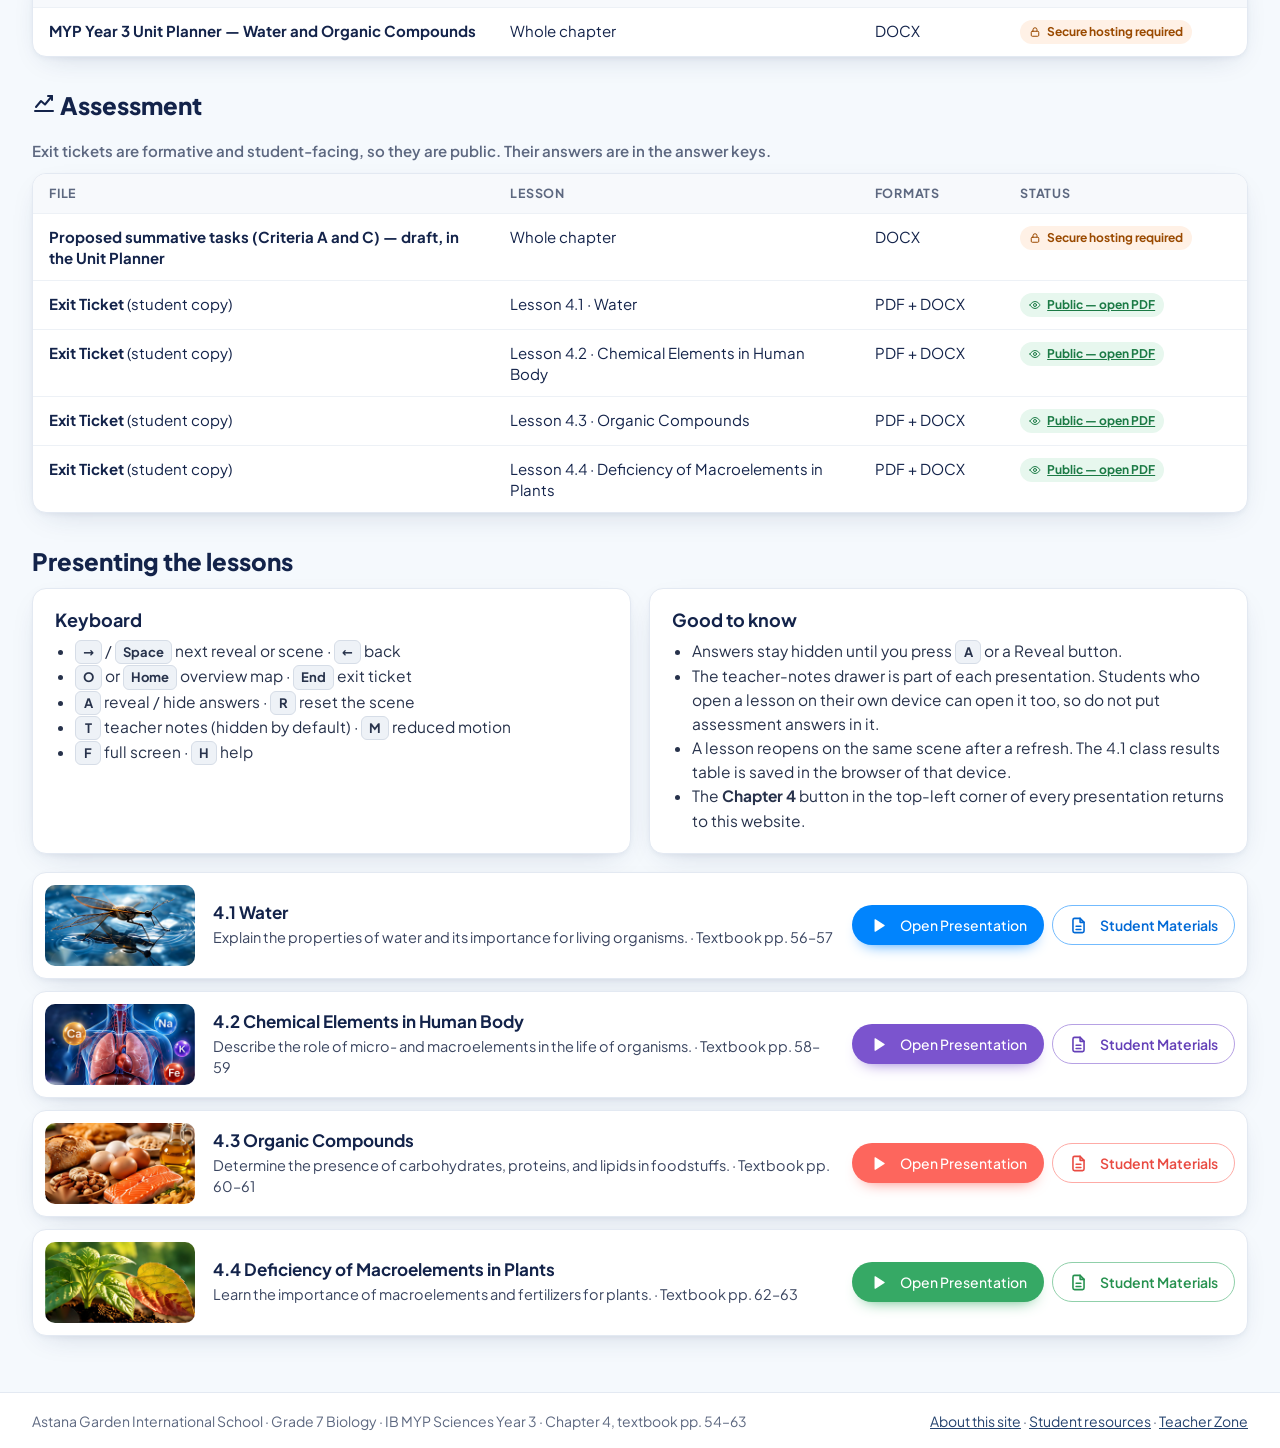
<file: teacher-zone.html>
<!doctype html>
<html lang="en">
<head>
<meta charset="utf-8">
<meta name="viewport" content="width=device-width,initial-scale=1,viewport-fit=cover">
<title>Teacher Zone · Chapter 4 · AGIS</title>
<meta name="description" content="Teacher resources for Grade 7 Biology Chapter 4: guides, answer keys, lesson plans and assessment.">
<meta name="theme-color" content="#0184fd">
<link rel="icon" type="image/png" href="site/img/agis_emblem.png">
<link rel="preload" href="site/fonts/jakarta-400.woff2" as="font" type="font/woff2" crossorigin>
<link rel="preload" href="site/fonts/jakarta-700.woff2" as="font" type="font/woff2" crossorigin>
<link rel="stylesheet" href="site/css/site.css">
</head>
<body data-page="teacher">
<a class="skip" href="#main">Skip to content</a>
<header class="site-header">
  <div class="wrap bar">
    <a class="brand" href="index.html" aria-label="AGIS — Astana Garden International School, Chapter 4 home">
      <img class="emblem" src="site/img/agis_emblem.png" width="90" height="90" alt="">
      <span class="words"><span class="agis">AGIS</span><span class="school">Astana Garden<br>International School</span></span>
    </a>
    <span class="myp"><img src="Assets/logos/IB_MYP_logo.png" width="195" height="78" alt="IB Middle Years Programme"></span>
    <nav class="nav" id="site-nav" aria-label="Main">
      <a href="index.html">Home</a>
      <a href="index.html#lessons">Lessons</a>
      <a href="resources.html">Resources</a>
      <a href="teacher-zone.html" aria-current="page">Teacher Zone</a>
      <a href="about.html">About</a>
    </nav>
    <button class="menu-btn" type="button" aria-controls="site-nav" aria-expanded="false" aria-label="Open menu"><svg class="i" viewBox="0 0 24 24" aria-hidden="true"><path d="M4 7h16M4 12h16M4 17h16"/></svg></button>
    <button class="search-btn" type="button" data-open-search aria-label="Search lessons and resources" title="Search (press /)"><svg class="i" viewBox="0 0 24 24" aria-hidden="true"><circle cx="11" cy="11" r="7"/><path d="M20.5 20.5l-4.6-4.6"/></svg></button>
  </div>
</header>
<main id="main">
<section class="page-hero">
  <div class="wrap">
    <p class="crumbs"><a href="index.html">Home</a> › Teacher Zone</p>
    <h1>Teacher Zone</h1>
    <p class="lead">Teacher guides, answer keys, the unit planner and assessment notes for Chapter 4 — and how to use the four presentations in class.</p>
  </div>
</section>
<section class="section wrap">
  <div class="notice warn"><svg class="i" viewBox="0 0 24 24" aria-hidden="true"><rect x="4.5" y="10.5" width="15" height="10" rx="2"/><path d="M8 10.5V7.5a4 4 0 0 1 8 0v3"/></svg><div><strong>Teacher files are not on this public website.</strong> This site is static and public: anyone with the link can open every file in it, and a password typed into a web page would not protect them. Answer keys, teacher guides and the draft unit planner are therefore kept in private storage. The list below shows what exists, so you know what to ask for.</div></div>
  <div id="storage" style="margin-top:14px"></div>

  <h2 class="h2" id="teacher-pack" style="margin-top:34px"><svg class="i" viewBox="0 0 24 24" aria-hidden="true"><path d="M12 3v12M7 10l5 5 5-5"/><path d="M4 17v2.5A1.5 1.5 0 0 0 5.5 21h13a1.5 1.5 0 0 0 1.5-1.5V17"/></svg> Teacher Pack (PDF)</h2>
  <div class="box"><p>A combined Teacher Pack is not published here, because it would contain the answer keys. The teacher guides and answer keys (PDF and DOCX) are in the teacher&#8217;s private Chapter 4 project folder, <code>Chapter_4_Prezi_3D_Final/Teacher_Resources/</code>. To share them with colleagues, upload that folder to school-controlled storage (for example the school Google Drive or Microsoft 365 with staff-only sharing) and add the link in <code>site/js/config.js</code> — a button to it will then appear on this page.</p></div>

  <h2 class="h2" id="guides"><svg class="i" viewBox="0 0 24 24" aria-hidden="true"><path d="M3 5.5c3-1.2 6-1.2 9 .8 3-2 6-2 9-.8V19c-3-1.2-6-1.2-9 .8-3-2-6-2-9-.8z"/><path d="M12 6.3v13.5"/></svg> Teacher Guides</h2><table class="t-table"><thead><tr><th>File</th><th>Lesson</th><th>Formats</th><th>Status</th></tr></thead><tbody><tr><td><b>Teacher Guide</b></td><td>Lesson 4.1 · Water</td><td>PDF + DOCX</td><td><span class="pill lock"><svg class="i" viewBox="0 0 24 24" aria-hidden="true"><rect x="4.5" y="10.5" width="15" height="10" rx="2"/><path d="M8 10.5V7.5a4 4 0 0 1 8 0v3"/></svg>Secure hosting required</span></td></tr><tr><td><b>Teacher Guide</b></td><td>Lesson 4.2 · Chemical Elements in Human Body</td><td>PDF + DOCX</td><td><span class="pill lock"><svg class="i" viewBox="0 0 24 24" aria-hidden="true"><rect x="4.5" y="10.5" width="15" height="10" rx="2"/><path d="M8 10.5V7.5a4 4 0 0 1 8 0v3"/></svg>Secure hosting required</span></td></tr><tr><td><b>Teacher Guide</b></td><td>Lesson 4.3 · Organic Compounds</td><td>PDF + DOCX</td><td><span class="pill lock"><svg class="i" viewBox="0 0 24 24" aria-hidden="true"><rect x="4.5" y="10.5" width="15" height="10" rx="2"/><path d="M8 10.5V7.5a4 4 0 0 1 8 0v3"/></svg>Secure hosting required</span></td></tr><tr><td><b>Teacher Guide</b></td><td>Lesson 4.4 · Deficiency of Macroelements in Plants</td><td>PDF + DOCX</td><td><span class="pill lock"><svg class="i" viewBox="0 0 24 24" aria-hidden="true"><rect x="4.5" y="10.5" width="15" height="10" rx="2"/><path d="M8 10.5V7.5a4 4 0 0 1 8 0v3"/></svg>Secure hosting required</span></td></tr><tr><td><b>Chapter 4 Teacher Preparation Checklist</b></td><td>Whole chapter</td><td>PDF + DOCX</td><td><span class="pill lock"><svg class="i" viewBox="0 0 24 24" aria-hidden="true"><rect x="4.5" y="10.5" width="15" height="10" rx="2"/><path d="M8 10.5V7.5a4 4 0 0 1 8 0v3"/></svg>Secure hosting required</span></td></tr></tbody></table><h2 class="h2" id="answer-keys"><svg class="i" viewBox="0 0 24 24" aria-hidden="true"><circle cx="8" cy="15" r="4"/><path d="M10.9 12.1L19 4M15.5 7.5l2.5 2.5M17.5 5.5l2 2"/></svg> Answer Keys</h2><table class="t-table"><thead><tr><th>File</th><th>Lesson</th><th>Formats</th><th>Status</th></tr></thead><tbody><tr><td><b>Answer Key</b></td><td>Lesson 4.1 · Water</td><td>PDF + DOCX</td><td><span class="pill lock"><svg class="i" viewBox="0 0 24 24" aria-hidden="true"><rect x="4.5" y="10.5" width="15" height="10" rx="2"/><path d="M8 10.5V7.5a4 4 0 0 1 8 0v3"/></svg>Secure hosting required</span></td></tr><tr><td><b>Answer Key</b></td><td>Lesson 4.2 · Chemical Elements in Human Body</td><td>PDF + DOCX</td><td><span class="pill lock"><svg class="i" viewBox="0 0 24 24" aria-hidden="true"><rect x="4.5" y="10.5" width="15" height="10" rx="2"/><path d="M8 10.5V7.5a4 4 0 0 1 8 0v3"/></svg>Secure hosting required</span></td></tr><tr><td><b>Answer Key</b></td><td>Lesson 4.3 · Organic Compounds</td><td>PDF + DOCX</td><td><span class="pill lock"><svg class="i" viewBox="0 0 24 24" aria-hidden="true"><rect x="4.5" y="10.5" width="15" height="10" rx="2"/><path d="M8 10.5V7.5a4 4 0 0 1 8 0v3"/></svg>Secure hosting required</span></td></tr><tr><td><b>Answer Key</b></td><td>Lesson 4.4 · Deficiency of Macroelements in Plants</td><td>PDF + DOCX</td><td><span class="pill lock"><svg class="i" viewBox="0 0 24 24" aria-hidden="true"><rect x="4.5" y="10.5" width="15" height="10" rx="2"/><path d="M8 10.5V7.5a4 4 0 0 1 8 0v3"/></svg>Secure hosting required</span></td></tr></tbody></table><h2 class="h2" id="lesson-plans"><svg class="i" viewBox="0 0 24 24" aria-hidden="true"><path d="M9 6h11M9 12h11M9 18h11"/><circle cx="4.5" cy="6" r="1"/><circle cx="4.5" cy="12" r="1"/><circle cx="4.5" cy="18" r="1"/></svg> Lesson Plans</h2><table class="t-table"><thead><tr><th>File</th><th>Lesson</th><th>Formats</th><th>Status</th></tr></thead><tbody><tr><td><b>MYP Year 3 Unit Planner — Water and Organic Compounds</b></td><td>Whole chapter</td><td>DOCX</td><td><span class="pill lock"><svg class="i" viewBox="0 0 24 24" aria-hidden="true"><rect x="4.5" y="10.5" width="15" height="10" rx="2"/><path d="M8 10.5V7.5a4 4 0 0 1 8 0v3"/></svg>Secure hosting required</span></td></tr></tbody></table><h2 class="h2" id="assessment"><svg class="i" viewBox="0 0 24 24" aria-hidden="true"><path d="M3 20h18"/><path d="M4 16l5-6 4 3.5L20 5"/><path d="M16 5h4v4"/></svg> Assessment</h2><p class="count">Exit tickets are formative and student-facing, so they are public. Their answers are in the answer keys.</p><table class="t-table"><thead><tr><th>File</th><th>Lesson</th><th>Formats</th><th>Status</th></tr></thead><tbody><tr><td><b>Proposed summative tasks (Criteria A and C) — draft, in the Unit Planner</b></td><td>Whole chapter</td><td>DOCX</td><td><span class="pill lock"><svg class="i" viewBox="0 0 24 24" aria-hidden="true"><rect x="4.5" y="10.5" width="15" height="10" rx="2"/><path d="M8 10.5V7.5a4 4 0 0 1 8 0v3"/></svg>Secure hosting required</span></td></tr><tr><td><b>Exit Ticket</b> (student copy)</td><td>Lesson 4.1 · Water</td><td>PDF + DOCX</td><td><a class="pill ok" href="Student_Resources/4.1_Water/4.1_Exit_Ticket.pdf" target="_blank" rel="noopener"><svg class="i" viewBox="0 0 24 24" aria-hidden="true"><path d="M2 12s3.6-7 10-7 10 7 10 7-3.6 7-10 7S2 12 2 12z"/><circle cx="12" cy="12" r="3"/></svg>Public — open PDF</a></td></tr><tr><td><b>Exit Ticket</b> (student copy)</td><td>Lesson 4.2 · Chemical Elements in Human Body</td><td>PDF + DOCX</td><td><a class="pill ok" href="Student_Resources/4.2_Chemical_Elements/4.2_Exit_Ticket.pdf" target="_blank" rel="noopener"><svg class="i" viewBox="0 0 24 24" aria-hidden="true"><path d="M2 12s3.6-7 10-7 10 7 10 7-3.6 7-10 7S2 12 2 12z"/><circle cx="12" cy="12" r="3"/></svg>Public — open PDF</a></td></tr><tr><td><b>Exit Ticket</b> (student copy)</td><td>Lesson 4.3 · Organic Compounds</td><td>PDF + DOCX</td><td><a class="pill ok" href="Student_Resources/4.3_Organic_Compounds/4.3_Exit_Ticket.pdf" target="_blank" rel="noopener"><svg class="i" viewBox="0 0 24 24" aria-hidden="true"><path d="M2 12s3.6-7 10-7 10 7 10 7-3.6 7-10 7S2 12 2 12z"/><circle cx="12" cy="12" r="3"/></svg>Public — open PDF</a></td></tr><tr><td><b>Exit Ticket</b> (student copy)</td><td>Lesson 4.4 · Deficiency of Macroelements in Plants</td><td>PDF + DOCX</td><td><a class="pill ok" href="Student_Resources/4.4_Macroelements_in_Plants/4.4_Exit_Ticket.pdf" target="_blank" rel="noopener"><svg class="i" viewBox="0 0 24 24" aria-hidden="true"><path d="M2 12s3.6-7 10-7 10 7 10 7-3.6 7-10 7S2 12 2 12z"/><circle cx="12" cy="12" r="3"/></svg>Public — open PDF</a></td></tr></tbody></table>

  <h2 class="h2" id="presenting">Presenting the lessons</h2>
  <div class="grid2">
    <div class="box"><h3>Keyboard</h3><ul>
      <li><kbd>→</kbd> / <kbd>Space</kbd> next reveal or scene · <kbd>←</kbd> back</li>
      <li><kbd>O</kbd> or <kbd>Home</kbd> overview map · <kbd>End</kbd> exit ticket</li>
      <li><kbd>A</kbd> reveal / hide answers · <kbd>R</kbd> reset the scene</li>
      <li><kbd>T</kbd> teacher notes (hidden by default) · <kbd>M</kbd> reduced motion</li>
      <li><kbd>F</kbd> full screen · <kbd>H</kbd> help</li></ul></div>
    <div class="box"><h3>Good to know</h3><ul>
      <li>Answers stay hidden until you press <kbd>A</kbd> or a Reveal button.</li>
      <li>The teacher-notes drawer is part of each presentation. Students who open a lesson on their own device can open it too, so do not put assessment answers in it.</li>
      <li>A lesson reopens on the same scene after a refresh. The 4.1 class results table is saved in the browser of that device.</li>
      <li>The <b>Chapter 4</b> button in the top-left corner of every presentation returns to this website.</li></ul></div>
  </div>
  <div class="lesson-list" style="margin-top:18px">
    <div class="lesson-row blue"><img src="site/img/lesson_4.1.jpg" alt=""><div><h3>4.1 Water</h3><p>Explain the properties of water and its importance for living organisms. · Textbook pp. 56–57</p></div><div class="acts"><a class="btn solid" href="HTML_Presentations/4.1_Water/index.html"><svg class="i" viewBox="0 0 24 24" aria-hidden="true"><path d="M7 4.8v14.4a.8.8 0 0 0 1.2.7l11.3-7.2a.8.8 0 0 0 0-1.4L8.2 4.1A.8.8 0 0 0 7 4.8z"/></svg>Open Presentation</a><a class="btn line" href="resources.html?lesson=4.1"><svg class="i" viewBox="0 0 24 24" aria-hidden="true"><path d="M14 3H7a2 2 0 0 0-2 2v14a2 2 0 0 0 2 2h10a2 2 0 0 0 2-2V8z"/><path d="M14 3v5h5M9 13h6M9 17h6"/></svg>Student Materials</a></div></div><div class="lesson-row purple"><img src="site/img/lesson_4.2.jpg" alt=""><div><h3>4.2 Chemical Elements in Human Body</h3><p>Describe the role of micro- and macroelements in the life of organisms. · Textbook pp. 58–59</p></div><div class="acts"><a class="btn solid" href="HTML_Presentations/4.2_Chemical_Elements/index.html"><svg class="i" viewBox="0 0 24 24" aria-hidden="true"><path d="M7 4.8v14.4a.8.8 0 0 0 1.2.7l11.3-7.2a.8.8 0 0 0 0-1.4L8.2 4.1A.8.8 0 0 0 7 4.8z"/></svg>Open Presentation</a><a class="btn line" href="resources.html?lesson=4.2"><svg class="i" viewBox="0 0 24 24" aria-hidden="true"><path d="M14 3H7a2 2 0 0 0-2 2v14a2 2 0 0 0 2 2h10a2 2 0 0 0 2-2V8z"/><path d="M14 3v5h5M9 13h6M9 17h6"/></svg>Student Materials</a></div></div><div class="lesson-row coral"><img src="site/img/lesson_4.3.jpg" alt=""><div><h3>4.3 Organic Compounds</h3><p>Determine the presence of carbohydrates, proteins, and lipids in foodstuffs. · Textbook pp. 60–61</p></div><div class="acts"><a class="btn solid" href="HTML_Presentations/4.3_Organic_Compounds/index.html"><svg class="i" viewBox="0 0 24 24" aria-hidden="true"><path d="M7 4.8v14.4a.8.8 0 0 0 1.2.7l11.3-7.2a.8.8 0 0 0 0-1.4L8.2 4.1A.8.8 0 0 0 7 4.8z"/></svg>Open Presentation</a><a class="btn line" href="resources.html?lesson=4.3"><svg class="i" viewBox="0 0 24 24" aria-hidden="true"><path d="M14 3H7a2 2 0 0 0-2 2v14a2 2 0 0 0 2 2h10a2 2 0 0 0 2-2V8z"/><path d="M14 3v5h5M9 13h6M9 17h6"/></svg>Student Materials</a></div></div><div class="lesson-row green"><img src="site/img/lesson_4.4.jpg" alt=""><div><h3>4.4 Deficiency of Macroelements in Plants</h3><p>Learn the importance of macroelements and fertilizers for plants. · Textbook pp. 62–63</p></div><div class="acts"><a class="btn solid" href="HTML_Presentations/4.4_Macroelements_in_Plants/index.html"><svg class="i" viewBox="0 0 24 24" aria-hidden="true"><path d="M7 4.8v14.4a.8.8 0 0 0 1.2.7l11.3-7.2a.8.8 0 0 0 0-1.4L8.2 4.1A.8.8 0 0 0 7 4.8z"/></svg>Open Presentation</a><a class="btn line" href="resources.html?lesson=4.4"><svg class="i" viewBox="0 0 24 24" aria-hidden="true"><path d="M14 3H7a2 2 0 0 0-2 2v14a2 2 0 0 0 2 2h10a2 2 0 0 0 2-2V8z"/><path d="M14 3v5h5M9 13h6M9 17h6"/></svg>Student Materials</a></div></div>
  </div>
</section>
</main>
<footer class="site-footer">
  <div class="wrap">
    <span>Astana Garden International School · Grade 7 Biology · IB MYP Sciences Year 3 · Chapter 4, textbook pp. 54–63</span>
    <span><a href="about.html">About this site</a> · <a href="resources.html">Student resources</a> · <a href="teacher-zone.html">Teacher Zone</a></span>
  </div>
</footer>
<dialog class="search-dlg" id="search" aria-label="Search">
  <form method="dialog" role="search">
    <svg class="i" viewBox="0 0 24 24" aria-hidden="true"><circle cx="11" cy="11" r="7"/><path d="M20.5 20.5l-4.6-4.6"/></svg>
    <label class="sr-only" for="q">Search lessons, objectives and resources</label>
    <input id="q" type="search" autocomplete="off" placeholder="Search lessons, topics, worksheets…" aria-controls="results">
    <button class="close" value="close" type="submit">Esc</button>
  </form>
  <ul class="results" id="results" aria-live="polite"></ul>
</dialog>
<script src="site/js/config.js"></script>
<script src="site/js/data.js"></script>
<script src="site/js/app.js"></script>
</body>
</html>
</file>
<file: site/css/site.css>
/* Grade 7 Biology · Chapter 4 website — shared styles
   Layout is calibrated to the 1448 px wide reference design. */
@font-face{font-family:"Jakarta";src:url(../fonts/jakarta-400.woff2) format("woff2");font-weight:400;font-display:swap}
@font-face{font-family:"Jakarta";src:url(../fonts/jakarta-500.woff2) format("woff2");font-weight:500;font-display:swap}
@font-face{font-family:"Jakarta";src:url(../fonts/jakarta-600.woff2) format("woff2");font-weight:600;font-display:swap}
@font-face{font-family:"Jakarta";src:url(../fonts/jakarta-700.woff2) format("woff2");font-weight:700;font-display:swap}
@font-face{font-family:"Jakarta";src:url(../fonts/jakarta-800.woff2) format("woff2");font-weight:800;font-display:swap}
@font-face{font-family:"Cinzel";src:url(../fonts/cinzel-700.woff2) format("woff2");font-weight:700;font-display:swap}

:root{
  --page:#f5f9fd; --header:#f6f9fe; --white:#fff;
  --ink:#13234a; --ink-2:#26324a; --muted:#5d6880; --line:#e3e9f2;
  --blue:#0184fd; --blue-d:#0069d6; --blue-soft:#e9f4fe;
  --purple:#7b54ce; --purple-d:#6440b8; --purple-soft:#f2eefc;
  --coral:#fd665d; --coral-d:#e94b42; --coral-soft:#fff0ee;
  --green:#36a965; --green-d:#26914f; --green-soft:#eaf7ef;
  --mint:#ebf8f5; --lav:#eff0fe;
  --radius:14px; --shadow:0 10px 30px -14px rgba(26,52,96,.22),0 2px 6px -2px rgba(26,52,96,.08);
  --wrap:1336px; --gutter:56px;
  --hero-edge:linear-gradient(180deg,#011a31,#01223c 60%,#01223f);
  --font:"Jakarta","Segoe UI",system-ui,-apple-system,sans-serif;
}
*{box-sizing:border-box}
html{-webkit-text-size-adjust:100%;scroll-behavior:smooth;scroll-padding-top:16px}
@media (prefers-reduced-motion:reduce){html{scroll-behavior:auto}*{transition:none!important;animation:none!important}}
body{margin:0;background:var(--page);color:var(--ink);font:400 16px/1.45 var(--font);overflow-x:hidden}
img{max-width:100%;display:block}
a{color:inherit}
button{font:inherit;color:inherit}
.wrap{width:min(var(--wrap),100% - 2*var(--gutter));margin-inline:auto}
[hidden]{display:none!important}
.sr-only{position:absolute;width:1px;height:1px;overflow:hidden;clip:rect(0 0 0 0);white-space:nowrap}
.skip{position:absolute;left:12px;top:-60px;z-index:200;background:var(--blue);color:#fff;padding:10px 16px;border-radius:10px;text-decoration:none;font-weight:700}
.skip:focus{top:12px}
:focus-visible{outline:3px solid #66b3ff;outline-offset:2px}
svg.i{width:1em;height:1em;flex:none;fill:none;stroke:currentColor;stroke-width:2;stroke-linecap:round;stroke-linejoin:round}

/* ---------------- header ---------------- */
.site-header{background:var(--header);border-bottom:1px solid #fff;position:relative;z-index:30}
.site-header .bar{height:105px;display:flex;align-items:center;gap:20px}
.brand{display:flex;align-items:center;text-decoration:none;color:var(--ink);margin-left:-8px;flex:none}
.brand .emblem{width:90px;height:90px}
.brand .words{margin-left:12px;display:flex;flex-direction:column}
.brand .agis{font:700 52px/0.9 "Cinzel",Georgia,serif;letter-spacing:.01em;color:#16244a}
.brand .school{font:600 12.4px/1.25 var(--font);letter-spacing:.035em;text-transform:uppercase;color:#1f2b45;margin-top:6px}
.myp{flex:none;margin-left:2px;display:block}
.myp img{height:80px;width:auto;mix-blend-mode:multiply}
.nav{margin-left:30px;display:flex;align-items:center;gap:6px}
.nav a{display:inline-flex;align-items:center;height:41px;padding:0 18px;border-radius:999px;text-decoration:none;font:500 16px/1 var(--font);color:#1c2742;white-space:nowrap;transition:background .2s,color .2s}
.nav a:hover{background:#e6f0fb}
.nav a[aria-current="page"]{background:var(--blue);color:#fff;padding:0 32px;box-shadow:0 6px 14px -8px rgba(1,132,253,.8)}
.search-btn{margin-left:auto;width:48px;height:48px;border-radius:50%;border:1.5px solid #e1e7f0;background:#fff;display:grid;place-items:center;cursor:pointer;color:#1b2742;font-size:22px;flex:none;transition:border-color .2s,box-shadow .2s}
.search-btn:hover{border-color:#bcd3ee;box-shadow:0 4px 12px -6px rgba(26,52,96,.4)}
@media (min-width:1101px){.nav,.search-btn{position:relative;top:12px}}
.menu-btn{display:none;width:46px;height:46px;border-radius:12px;border:1.5px solid #e1e7f0;background:#fff;place-items:center;cursor:pointer;font-size:22px;flex:none}

/* ---------------- hero ---------------- */
.hero{position:relative;height:clamp(296px,20.45vw,360px);color:#fff;overflow:hidden;
  background:url(../img/hero_water.jpg) right center/auto 100% no-repeat,var(--hero-edge)}
.hero::before{content:"";position:absolute;inset:0;background:linear-gradient(90deg,rgba(3,22,42,.62) 0,rgba(4,28,52,.38) 34%,rgba(4,28,52,0) 56%)}
.hero .wrap{position:relative;height:100%;display:flex;flex-direction:column;padding-top:clamp(18px,1.45vw,30px)}
.hero .grade{font:400 clamp(20px,1.66vw,28px)/1.2 var(--font);color:#dbe9f6;margin:0}
.hero h1{margin:clamp(4px,.4vw,10px) 0 0;font:800 clamp(44px,4.05vw,68px)/0.98 var(--font);letter-spacing:-.012em}
.hero h1 .sub{display:block;font-weight:700;font-size:clamp(34px,3.12vw,53px);line-height:1.1;letter-spacing:-.01em;margin-top:2px}
.hero .meta{margin:clamp(4px,.45vw,10px) 0 0;font:500 clamp(16px,1.3vw,22px)/1.3 var(--font);color:#eef5fc}
.hero .meta span{margin:0 10px;opacity:.85}
.soi{margin-top:auto;margin-bottom:clamp(10px,.7vw,14px);width:min(697px,100%);display:flex;gap:16px;align-items:flex-start;
  background:rgba(236,244,252,.93);color:var(--ink);border:1px solid rgba(255,255,255,.7);border-radius:12px;padding:12px 22px 12px 16px;
  box-shadow:0 10px 26px -14px rgba(0,20,50,.6);backdrop-filter:blur(6px);-webkit-backdrop-filter:blur(6px)}
.soi .bulb{font-size:38px;color:#1786e8;margin-top:6px;stroke-width:1.6}
.soi h2{margin:0;font:700 16.5px/1.25 var(--font);color:#14244a}
.soi p{margin:2px 0 0;font:400 14.2px/1.35 var(--font);color:#27334f}

/* ---------------- lesson cards ---------------- */
.lessons{padding-top:16px}
.cards{display:grid;grid-template-columns:repeat(4,minmax(0,1fr));gap:17px}
.card{position:relative;display:flex;flex-direction:column;background:#fcfdfe;border:1px solid #edf1f7;border-radius:var(--radius);box-shadow:var(--shadow);overflow:hidden;min-height:432px}
.card .cover{position:relative;aspect-ratio:322/174;overflow:hidden;background:#cfe0ee}
.card .cover img{width:100%;height:100%;object-fit:cover}
.card .num{position:absolute;left:17px;top:0;width:51px;height:51px;border-radius:50%;display:grid;place-items:center;color:#fff;
  font:700 19.5px/1 var(--font);border:3px solid #fff;box-shadow:0 4px 12px -4px rgba(0,0,0,.35);transform:translateY(-50%);z-index:2}
.card .body{position:relative;flex:1;display:flex;flex-direction:column;padding:23px 18px 15px 18px}
.card h3 .br{display:block}
.card h3{margin:0;font:700 20.4px/1.2 var(--font);color:var(--ink);letter-spacing:-.012em}
.card .dur{display:flex;align-items:center;gap:8px;margin-top:8px;font:400 14.6px/1.2 var(--font);color:#5c6577}
.card .dur svg{font-size:18px;color:#5c6577;stroke-width:1.9}
.card .obj{margin:10px 0 0;font:400 14.9px/1.36 var(--font);color:#202b42;letter-spacing:-.01em}
.card .actions{margin-top:auto;padding-top:10px;display:flex;flex-direction:column;gap:8px}
.btn{display:flex;align-items:center;justify-content:center;gap:12px;height:42px;border-radius:999px;text-decoration:none;font:500 15.4px/1 var(--font);
  border:1.5px solid transparent;transition:background .2s,box-shadow .2s,transform .2s;cursor:pointer;white-space:nowrap}
.btn:hover{transform:translateY(-1px)}
.btn svg{font-size:19px}
.btn.solid{color:#fff;background:var(--c);box-shadow:0 8px 16px -10px var(--c)}
.btn.solid:hover{background:var(--cd)}
.btn.solid svg{fill:currentColor;stroke:none}
.btn.line{color:var(--cd);background:#fff;border-color:color-mix(in srgb,var(--c) 55%,#fff);font-weight:600}
.btn.line:hover{background:var(--cs)}
.blue{--c:var(--blue);--cd:var(--blue-d);--cs:var(--blue-soft)}
.purple{--c:var(--purple);--cd:var(--purple-d);--cs:var(--purple-soft)}
.coral{--c:var(--coral);--cd:var(--coral-d);--cs:var(--coral-soft)}
.green{--c:var(--green);--cd:var(--green-d);--cs:var(--green-soft)}
.card .num{background:var(--c)}
/* element bubble drawn over the 4.2 cover (replaces an invalid symbol in the source art) */
.el-bubble{position:absolute;left:6.8%;top:58%;width:11.5%;aspect-ratio:1;border-radius:50%;display:grid;place-items:center;
  font:700 clamp(12px,1.25vw,20px)/1 var(--font);color:#fff;text-shadow:0 1px 3px rgba(0,0,40,.6);
  background:radial-gradient(circle at 34% 28%,#d6ecff 0,#6fb2ff 18%,#2f6fe0 52%,#173c9c 80%,#0d2672 100%);
  box-shadow:0 0 14px 2px rgba(80,150,255,.55),inset 0 -4px 8px rgba(0,0,60,.35)}

/* ---------------- resource panels ---------------- */
.panels{display:grid;grid-template-columns:455fr 436fr 400fr;gap:23px;margin:17px auto 0;padding-bottom:50px}
.panel{border-radius:var(--radius);padding:10px 12px 12px;border:1px solid rgba(255,255,255,.9);box-shadow:0 6px 20px -14px rgba(26,52,96,.3)}
.panel.stu{background:linear-gradient(180deg,#e7f2fe,#eef6fe)}
.panel.tea{background:linear-gradient(180deg,#e9f7f3,#eff9f7)}
.panel.dl{background:linear-gradient(180deg,#edeefe,#f3f3fe)}
.panel-head{display:flex;align-items:center;gap:14px;padding:2px 8px 10px 0;text-decoration:none;color:inherit;border-radius:12px}
.panel-head .ic{width:57px;height:57px;border-radius:50%;display:grid;place-items:center;flex:none;font-size:30px}
.stu .panel-head .ic{background:#d3e8fd;color:#1a8cf4}
.tea .panel-head .ic{background:#d0f0e4;color:#2ba571}
.dl .panel-head .ic{background:#dfdbfb;color:#6847cf}
.panel-head .ic svg{stroke-width:1.9}
.stu .panel-head .ic svg.fill{fill:#1a8cf4;stroke:none}
.panel-head h2{margin:0;font:700 17.3px/1.2 var(--font)}
.stu h2{color:#0b3f9e}.tea h2{color:#12354a}.dl h2{color:#5a3fc6}
.panel-head p{margin:3px 0 0;font:400 13.2px/1.3 var(--font);color:#4f5b72}
.panel-head .chev{margin-left:auto;font-size:20px;color:#33415e}
.panel-head:hover .chev{transform:translateX(3px)}
.tiles{display:grid;gap:8px}
.stu .tiles,.tea .tiles{grid-template-columns:repeat(4,1fr)}
.dl .tiles{grid-template-columns:repeat(3,1fr)}
.tile{height:74px;background:#fff;border-radius:10px;display:flex;flex-direction:column;align-items:center;justify-content:center;gap:8px;text-decoration:none;
  font:500 11.8px/1.15 var(--font);color:#1f2a43;white-space:nowrap;box-shadow:0 2px 8px -4px rgba(26,52,96,.18);border:1px solid #eef2f8;transition:transform .2s,box-shadow .2s;text-align:center;padding:0 4px}
.tile:hover{transform:translateY(-2px);box-shadow:0 10px 18px -10px rgba(26,52,96,.4)}
.tile svg{font-size:23px}
.stu .tile svg{color:#1478e0}
.tea .tile svg{color:#1d6e48}
.dl .tile{flex-direction:row;justify-content:flex-start;gap:8px;padding:0 8px;text-align:left;font-size:11.8px;line-height:1.3}
.dl .tile .doc{width:22px;height:28px;flex:none}
.tile.off{opacity:.62}
.tile.off:hover{transform:none;box-shadow:0 2px 8px -4px rgba(26,52,96,.18)}
.tile small{display:block;color:#6b7690;font-size:10.5px}

/* ---------------- inner pages ---------------- */
.page-hero{background:linear-gradient(100deg,#0b2c4e 0,#0f4a78 55%,#1584c4 100%);color:#fff;position:relative;overflow:hidden}
.page-hero::after{content:"";position:absolute;inset:0;background:url(../img/hero_water.jpg) right center/auto 100% no-repeat;opacity:.38;mask-image:linear-gradient(90deg,transparent 30%,#000 75%);-webkit-mask-image:linear-gradient(90deg,transparent 30%,#000 75%)}
.page-hero .wrap{position:relative;z-index:1;padding:30px 0 32px}
.crumbs{font:500 14px/1.3 var(--font);color:#cfe2f5;margin:0 0 8px}
.crumbs a{color:#fff}
.page-hero h1{margin:0;font:800 clamp(30px,3.2vw,46px)/1.08 var(--font)}
.page-hero p.lead{margin:10px 0 0;max-width:760px;font:400 17px/1.45 var(--font);color:#e3eef9}
.section{padding:28px 0 56px}
.chips{display:flex;flex-wrap:wrap;gap:8px;align-items:center}
.chips .lab{font:700 13px/1 var(--font);letter-spacing:.08em;text-transform:uppercase;color:var(--muted);margin-right:6px;min-width:66px}
.chip{height:40px;padding:0 16px;border-radius:999px;border:1.5px solid #d9e3f0;background:#fff;font:600 14.5px/1 var(--font);color:#24314f;cursor:pointer;display:inline-flex;align-items:center;gap:8px;text-decoration:none}
.chip:hover{border-color:#a9c6ea}
.chip[aria-pressed="true"]{background:var(--ink);border-color:var(--ink);color:#fff}
.chip .dot{width:10px;height:10px;border-radius:50%;background:var(--c)}
.filters{display:flex;flex-direction:column;gap:12px;background:#fff;border:1px solid var(--line);border-radius:var(--radius);padding:16px 18px;box-shadow:var(--shadow)}
.count{margin:22px 0 12px;font:600 15px/1.3 var(--font);color:var(--muted)}
.res-grid{display:grid;grid-template-columns:repeat(auto-fill,minmax(min(380px,100%),1fr));gap:16px}
.res{display:flex;gap:14px;background:#fff;border:1px solid var(--line);border-radius:var(--radius);padding:14px;box-shadow:var(--shadow)}
.res .thumb{width:92px;flex:none;border-radius:8px;overflow:hidden;border:1px solid #e3e8f0;background:#f4f6fa;align-self:flex-start}
.res .thumb img{width:100%;height:auto}
.res .info{min-width:0;display:flex;flex-direction:column;flex:1}
.res .tag{display:inline-flex;align-self:flex-start;align-items:center;gap:6px;font:700 11.5px/1 var(--font);letter-spacing:.05em;text-transform:uppercase;color:var(--cd);background:var(--cs);padding:5px 8px;border-radius:6px}
.res h3{margin:8px 0 2px;font:700 17px/1.25 var(--font);color:var(--ink)}
.res .type{font:400 13.5px/1.35 var(--font);color:var(--muted)}
.res .links{margin-top:auto;padding-top:10px;display:flex;gap:8px;flex-wrap:wrap}
.res .links a{height:38px;padding:0 14px;border-radius:999px;display:inline-flex;align-items:center;gap:7px;text-decoration:none;font:600 14px/1 var(--font)}
.res .links a.v{background:var(--c);color:#fff}
.res .links a.v:hover{background:var(--cd)}
.res .links a.d{border:1.5px solid #d6deea;color:#24314f;background:#fff}
.res .links a.d:hover{border-color:#9fb9dc}
.empty{background:#fff;border:1.5px dashed #c9d6e8;border-radius:var(--radius);padding:28px;text-align:center;color:var(--muted);font:500 16px/1.5 var(--font)}
.notice{display:flex;gap:14px;align-items:flex-start;border-radius:var(--radius);padding:16px 18px;font:400 15px/1.5 var(--font)}
.notice svg{font-size:24px;margin-top:2px}
.notice.warn{background:#fff6e8;border:1px solid #f3d6a3;color:#5a3c06}
.notice.info{background:#eaf4fe;border:1px solid #c6def8;color:#123a66}
.notice strong{font-weight:700}
.t-table{width:100%;border-collapse:separate;border-spacing:0;background:#fff;border:1px solid var(--line);border-radius:var(--radius);overflow:hidden;box-shadow:var(--shadow)}
.t-table th,.t-table td{text-align:left;padding:12px 16px;border-bottom:1px solid #edf1f6;font:400 15px/1.4 var(--font);vertical-align:top}
.t-table{table-layout:fixed}
.t-table th:nth-child(1){width:38%}.t-table th:nth-child(2){width:30%}.t-table th:nth-child(3){width:12%}.t-table th:nth-child(4){width:20%}
.t-table th{font:700 12.5px/1.2 var(--font);letter-spacing:.06em;text-transform:uppercase;color:var(--muted);background:#f7f9fc}
.t-table tr:last-child td{border-bottom:0}
.pill{display:inline-flex;align-items:center;gap:6px;font:700 12px/1 var(--font);padding:6px 9px;border-radius:999px;white-space:nowrap}
.pill.lock{background:#fff1e6;color:#9a4a00}
.pill.ok{background:#e7f7ee;color:#1b7a45}
.h2{margin:34px 0 12px;font:800 24px/1.2 var(--font);color:var(--ink)}
.h2:first-child{margin-top:0}
.grid2{display:grid;grid-template-columns:repeat(2,minmax(0,1fr));gap:18px}
.box{background:#fff;border:1px solid var(--line);border-radius:var(--radius);padding:20px 22px;box-shadow:var(--shadow)}
.box h3{margin:0 0 8px;font:700 18px/1.25 var(--font)}
.box p,.box li{font:400 15.5px/1.55 var(--font);color:#27324b}
.box ul{margin:8px 0 0;padding-left:20px}
.lesson-list{display:grid;gap:12px}
.lesson-row{display:grid;grid-template-columns:150px 1fr auto;gap:18px;align-items:center;background:#fff;border:1px solid var(--line);border-radius:var(--radius);padding:12px;box-shadow:var(--shadow)}
.lesson-row img{width:150px;height:81px;object-fit:cover;border-radius:10px}
.lesson-row h3{margin:0;font:700 17px/1.25 var(--font)}
.lesson-row p{margin:4px 0 0;font:400 14.5px/1.4 var(--font);color:#3a4560}
.lesson-row .acts{display:flex;gap:8px;flex-wrap:wrap}
.lesson-row .btn{height:40px;padding:0 16px;font-size:14px}
kbd{display:inline-block;min-width:26px;padding:2px 7px;border-radius:6px;background:#eef2f7;border:1px solid #d6dde7;font:700 13px/1.4 var(--font);text-align:center}

/* ---------------- footer ---------------- */
.site-footer{border-top:1px solid var(--line);background:#fff;color:var(--muted);font:400 14px/1.5 var(--font)}
.site-footer .wrap{display:flex;flex-wrap:wrap;gap:10px 24px;justify-content:space-between;padding:18px 0}
.site-footer a{color:#24426e}

/* ---------------- search dialog ---------------- */
.search-dlg{border:0;padding:0;border-radius:18px;width:min(680px,calc(100% - 24px));max-height:min(78vh,720px);box-shadow:0 30px 80px -20px rgba(10,30,60,.55);color:var(--ink);background:#fff;margin-top:9vh;overflow:hidden}
.search-dlg::backdrop{background:rgba(9,25,48,.45);backdrop-filter:blur(3px)}
.search-dlg form{display:flex;align-items:center;gap:10px;padding:14px 16px;border-bottom:1px solid var(--line)}
.search-dlg form svg{font-size:22px;color:var(--muted)}
.search-dlg input{flex:1;border:0;outline:0;font:500 18px/1.3 var(--font);color:var(--ink);background:transparent;min-width:0;height:40px}
.search-dlg .close{height:36px;padding:0 12px;border-radius:10px;border:1px solid var(--line);background:#f7f9fc;cursor:pointer;font:600 13px/1 var(--font)}
.results{list-style:none;margin:0;padding:8px;overflow:auto;max-height:calc(min(78vh,720px) - 70px)}
.results li a{display:flex;gap:12px;align-items:center;padding:10px 12px;border-radius:12px;text-decoration:none}
.results li a:hover,.results li a.sel{background:#eef5fe}
.results .k{flex:none;font:700 11px/1 var(--font);letter-spacing:.06em;text-transform:uppercase;padding:6px 8px;border-radius:6px;background:var(--cs,#eef2f7);color:var(--cd,#3a4560);min-width:84px;text-align:center}
.results .t{font:600 15.5px/1.3 var(--font);color:var(--ink)}
.results .s{font:400 13.5px/1.35 var(--font);color:var(--muted)}
.results mark{background:#fff1a8;color:inherit;border-radius:3px}
.results .none{padding:22px 14px;color:var(--muted);font:500 15px/1.5 var(--font)}
.results .hint{padding:8px 12px 2px;font:700 11.5px/1 var(--font);letter-spacing:.08em;text-transform:uppercase;color:var(--muted)}

/* ---------------- responsive ---------------- */

@media (max-width:1300px){
  :root{--gutter:32px}
  .myp img{height:66px}.brand .agis{font-size:46px}.brand .emblem{width:80px;height:80px}
  .nav a{padding:0 15px}.nav a[aria-current="page"]{padding:0 24px}
  .cards{grid-template-columns:repeat(2,minmax(0,1fr));gap:20px}
  .card{min-height:0}
  .panels{grid-template-columns:1fr 1fr}
  .panels .dl{grid-column:1 / -1}
}
@media (max-width:1100px){
  .site-header .bar{height:88px}
  .menu-btn{display:grid;margin-left:auto}
  .search-btn{margin-left:0;width:46px;height:46px}
  .nav{display:none;position:absolute;top:100%;left:0;right:0;flex-direction:column;align-items:stretch;gap:4px;background:#fff;padding:10px var(--gutter) 16px;border-bottom:1px solid var(--line);box-shadow:0 20px 30px -20px rgba(20,40,80,.35)}
  .nav.open{display:flex}
  .nav a{height:48px;padding:0 16px;font-size:17px}
  .nav a[aria-current="page"]{padding:0 16px}
  .hero{height:auto;min-height:330px;background-position:68% center;background-size:cover}
  .hero::before{background:linear-gradient(90deg,rgba(3,22,42,.78) 0,rgba(4,28,52,.5) 55%,rgba(4,28,52,.15) 100%)}
  .hero .wrap{padding:24px 0 18px}
  .soi{margin-top:22px;margin-bottom:0}
  .lesson-row{grid-template-columns:120px 1fr}
  .lesson-row img{width:120px;height:65px}
  .lesson-row .acts{grid-column:1 / -1}
}
@media (max-width:900px){.panels{grid-template-columns:1fr}.panels .dl{grid-column:auto}}
@media (max-width:760px){
  :root{--gutter:16px}
  .site-header .bar{height:74px;gap:10px}
  .brand .emblem{width:54px;height:54px}.brand .agis{font-size:32px}.brand .school{font-size:8.6px;margin-top:4px}
  .brand .words{margin-left:8px}
  .myp{margin-left:6px}.myp img{height:44px}
  .search-btn,.menu-btn{width:42px;height:42px;font-size:20px}
  .hero{min-height:0;background-position:72% center}
  .hero h1{font-size:40px}.hero h1 .sub{font-size:28px}
  .hero .meta{font-size:15.5px}
  .soi{padding:12px 14px;gap:10px}.soi .bulb{font-size:30px}
  .cards{grid-template-columns:1fr;gap:16px}
  .panels{grid-template-columns:1fr;gap:16px}
  .stu .tiles,.tea .tiles{grid-template-columns:repeat(2,1fr)}
  .dl .tiles{grid-template-columns:1fr}
  .grid2{grid-template-columns:1fr}
  .res-grid{grid-template-columns:1fr}
  .t-table thead{display:none}
  .t-table tr{display:block;border-bottom:1px solid #edf1f6;padding:8px 0}
  .t-table td{display:block;border:0;padding:4px 14px}
  .chips .lab{width:100%}
}
@media (max-width:400px){
  .brand .school{display:none}
  .myp img{height:38px}
}
@media print{.site-header,.site-footer,.search-dlg{display:none}}
code{font-size:.92em;overflow-wrap:anywhere;background:#f1f4f9;padding:1px 5px;border-radius:5px}
</file>
<file: Assets/engine/fonts.css>
/* Local fonts (SIL Open Font License) — no internet needed. */
@font-face{font-family:"Nunito";font-style:normal;font-display:swap;font-weight:400;src:url(../fonts/nunito-latin-400-normal.woff2) format("woff2");unicode-range:U+0000-00FF,U+0131,U+0152-0153,U+02BB-02BC,U+02C6,U+02DA,U+02DC,U+0304,U+0308,U+0329,U+2000-206F,U+20AC,U+2122,U+2191,U+2193,U+2212,U+2215,U+FEFF,U+FFFD}
@font-face{font-family:"Nunito";font-style:normal;font-display:swap;font-weight:600;src:url(../fonts/nunito-latin-600-normal.woff2) format("woff2");unicode-range:U+0000-00FF,U+0131,U+0152-0153,U+02BB-02BC,U+02C6,U+02DA,U+02DC,U+0304,U+0308,U+0329,U+2000-206F,U+20AC,U+2122,U+2191,U+2193,U+2212,U+2215,U+FEFF,U+FFFD}
@font-face{font-family:"Nunito";font-style:normal;font-display:swap;font-weight:700;src:url(../fonts/nunito-latin-700-normal.woff2) format("woff2");unicode-range:U+0000-00FF,U+0131,U+0152-0153,U+02BB-02BC,U+02C6,U+02DA,U+02DC,U+0304,U+0308,U+0329,U+2000-206F,U+20AC,U+2122,U+2191,U+2193,U+2212,U+2215,U+FEFF,U+FFFD}
@font-face{font-family:"Nunito";font-style:normal;font-display:swap;font-weight:800;src:url(../fonts/nunito-latin-800-normal.woff2) format("woff2");unicode-range:U+0000-00FF,U+0131,U+0152-0153,U+02BB-02BC,U+02C6,U+02DA,U+02DC,U+0304,U+0308,U+0329,U+2000-206F,U+20AC,U+2122,U+2191,U+2193,U+2212,U+2215,U+FEFF,U+FFFD}
@font-face{font-family:"Nunito";font-style:normal;font-display:swap;font-weight:900;src:url(../fonts/nunito-latin-900-normal.woff2) format("woff2");unicode-range:U+0000-00FF,U+0131,U+0152-0153,U+02BB-02BC,U+02C6,U+02DA,U+02DC,U+0304,U+0308,U+0329,U+2000-206F,U+20AC,U+2122,U+2191,U+2193,U+2212,U+2215,U+FEFF,U+FFFD}
@font-face{font-family:"Nunito";font-style:normal;font-display:swap;font-weight:400;src:url(../fonts/nunito-latin-ext-400-normal.woff2) format("woff2");unicode-range:U+0100-02BA,U+02BD-02C5,U+02C7-02CC,U+02CE-02D7,U+02DD-02FF,U+1E00-1E9F,U+2020,U+20A0-20AB,U+20AD-20C0,U+2113,U+2C60-2C7F,U+A720-A7FF}
@font-face{font-family:"Nunito";font-style:normal;font-display:swap;font-weight:700;src:url(../fonts/nunito-latin-ext-700-normal.woff2) format("woff2");unicode-range:U+0100-02BA,U+02BD-02C5,U+02C7-02CC,U+02CE-02D7,U+02DD-02FF,U+1E00-1E9F,U+2020,U+20A0-20AB,U+20AD-20C0,U+2113,U+2C60-2C7F,U+A720-A7FF}
@font-face{font-family:"Nunito";font-style:normal;font-display:swap;font-weight:400;src:url(../fonts/nunito-cyrillic-400-normal.woff2) format("woff2");unicode-range:U+0301,U+0400-045F,U+0490-0491,U+04B0-04B1,U+2116}
@font-face{font-family:"Nunito";font-style:normal;font-display:swap;font-weight:600;src:url(../fonts/nunito-cyrillic-600-normal.woff2) format("woff2");unicode-range:U+0301,U+0400-045F,U+0490-0491,U+04B0-04B1,U+2116}
@font-face{font-family:"Nunito";font-style:normal;font-display:swap;font-weight:700;src:url(../fonts/nunito-cyrillic-700-normal.woff2) format("woff2");unicode-range:U+0301,U+0400-045F,U+0490-0491,U+04B0-04B1,U+2116}
@font-face{font-family:"Nunito";font-style:normal;font-display:swap;font-weight:800;src:url(../fonts/nunito-cyrillic-800-normal.woff2) format("woff2");unicode-range:U+0301,U+0400-045F,U+0490-0491,U+04B0-04B1,U+2116}
@font-face{font-family:"Nunito";font-style:normal;font-display:swap;font-weight:900;src:url(../fonts/nunito-cyrillic-900-normal.woff2) format("woff2");unicode-range:U+0301,U+0400-045F,U+0490-0491,U+04B0-04B1,U+2116}
@font-face{font-family:"Nunito";font-style:normal;font-display:swap;font-weight:400;src:url(../fonts/nunito-cyrillic-ext-400-normal.woff2) format("woff2");unicode-range:U+0460-052F,U+1C80-1C8A,U+20B4,U+2DE0-2DFF,U+A640-A69F,U+FE2E-FE2F}
@font-face{font-family:"Nunito";font-style:normal;font-display:swap;font-weight:700;src:url(../fonts/nunito-cyrillic-ext-700-normal.woff2) format("woff2");unicode-range:U+0460-052F,U+1C80-1C8A,U+20B4,U+2DE0-2DFF,U+A640-A69F,U+FE2E-FE2F}
@font-face{font-family:"Fredoka";font-style:normal;font-display:swap;font-weight:500;src:url(../fonts/fredoka-latin-500-normal.woff2) format("woff2");unicode-range:U+0000-00FF,U+0131,U+0152-0153,U+02BB-02BC,U+02C6,U+02DA,U+02DC,U+0304,U+0308,U+0329,U+2000-206F,U+20AC,U+2122,U+2191,U+2193,U+2212,U+2215,U+FEFF,U+FFFD}
@font-face{font-family:"Fredoka";font-style:normal;font-display:swap;font-weight:600;src:url(../fonts/fredoka-latin-600-normal.woff2) format("woff2");unicode-range:U+0000-00FF,U+0131,U+0152-0153,U+02BB-02BC,U+02C6,U+02DA,U+02DC,U+0304,U+0308,U+0329,U+2000-206F,U+20AC,U+2122,U+2191,U+2193,U+2212,U+2215,U+FEFF,U+FFFD}
@font-face{font-family:"Fredoka";font-style:normal;font-display:swap;font-weight:700;src:url(../fonts/fredoka-latin-700-normal.woff2) format("woff2");unicode-range:U+0000-00FF,U+0131,U+0152-0153,U+02BB-02BC,U+02C6,U+02DA,U+02DC,U+0304,U+0308,U+0329,U+2000-206F,U+20AC,U+2122,U+2191,U+2193,U+2212,U+2215,U+FEFF,U+FFFD}
</file>
<file: Assets/engine/prezi.css>
/* =====================================================================
   Chapter 4 spatial presentation engine — shared styles
   Scenes are authored at 1600 × 900 design pixels and placed on a
   continuous world canvas. Lesson themes override the --tokens.
   ===================================================================== */
:root{
  --bg:#06283d; --bg2:#0b4f6c; --ink:#f4fbff; --ink-soft:#bfe6f2; --ink-mute:#86b9cc;
  --panel:rgba(255,255,255,.10); --panel-strong:rgba(255,255,255,.16); --panel-line:rgba(255,255,255,.22);
  --a1:#22d3ee; --a2:#6ee7b7; --a3:#ff7a59; --a4:#60a5fa; --a5:#fde68a;
  --on-a:#05202e; --ok:#34d399; --bad:#fb7185;
  --font:"Nunito","Segoe UI",system-ui,sans-serif;
  --display:"Fredoka","Nunito","Segoe UI",sans-serif;
  --ease:cubic-bezier(.22,.8,.24,1);
  --hud-bg:rgba(4,22,34,.72); --hud-ink:#eaf8ff;
}
*{box-sizing:border-box}
html,body{margin:0;height:100%;overflow:hidden;background:var(--bg);color:var(--ink);font-family:var(--font);
  -webkit-font-smoothing:antialiased;text-rendering:optimizeLegibility}
button{font-family:inherit}

/* ---------- viewport / world ---------- */
.viewport{position:fixed;inset:0;overflow:hidden;background:var(--bg);touch-action:none}
.world{position:absolute;left:0;top:0;transform-origin:0 0;}
.world.moving{will-change:transform}
.world-art{position:absolute;pointer-events:none}
.world-art.interactive{pointer-events:auto}

.step{position:absolute;width:1600px;height:900px;transform-origin:50% 50%;
  transition:opacity .7s var(--ease), filter .7s var(--ease);opacity:.32;cursor:zoom-in}
.step.active{opacity:1;cursor:default}
.is-overview .step{opacity:1}
.step.frame-only{opacity:1}
.step:not(.active) .scene *{pointer-events:none}
.step .scene{position:absolute;inset:0;width:1600px;height:900px}
.step .notes{display:none}

/* scene window ("frame") — themed by --frame-* tokens */
.step .frame{position:absolute;inset:0;border-radius:58px;background:var(--frame-bg,rgba(6,44,66,.86));
  border:2px solid var(--frame-line,rgba(150,236,255,.25));box-shadow:0 70px 120px -60px rgba(0,0,0,.55),inset 0 1px 0 rgba(255,255,255,.14)}
.journey .jp-base{fill:none;stroke:var(--jp-base,rgba(255,255,255,.22));stroke-width:14;stroke-linecap:round;stroke-dasharray:2 34}
.journey .jp-prog{fill:none;stroke:var(--a1);stroke-width:12;stroke-linecap:round;opacity:.75;transition:stroke-dashoffset 1.4s var(--ease)}
.reduced .journey .jp-prog{transition:none}

/* builds (progressive reveal, teacher-paced) */
.step [data-build]{opacity:0;transform:translateY(18px) scale(.98);transition:opacity .55s var(--ease),transform .65s var(--ease)}
.step [data-build].built{opacity:1;transform:none}
.is-overview .step [data-build]{opacity:1;transform:none}
.reduced .step [data-build]{transform:none;transition:opacity .2s linear}

/* ambient animation only in the active scene; none in reduced-motion */
.step:not(.active) .anim, .step:not(.active) .anim *{animation-play-state:paused !important}
.reduced .anim, .reduced .anim *{animation:none !important}

/* ---------- typography ---------- */
.kicker{font:800 22px/1 var(--font);letter-spacing:.14em;text-transform:uppercase;color:var(--a1)}
.h1{font:600 92px/1.02 var(--display);letter-spacing:-.01em;margin:0}
.h2{font:600 60px/1.08 var(--display);letter-spacing:-.005em;margin:0}
.h3{font:600 40px/1.12 var(--display);margin:0}
.h4{font:800 30px/1.2 var(--font);margin:0}
.ru{font:600 26px/1.25 var(--font);color:var(--ink-soft);letter-spacing:.005em}
.ru.small{font-size:22px}
.lead{font:600 32px/1.38 var(--font);margin:0}
.body{font:600 28px/1.42 var(--font);margin:0}
.small{font-size:23px;line-height:1.38}
.mute{color:var(--ink-mute)}
.hl{color:var(--a1)} .hl2{color:var(--a2)} .hl3{color:var(--a3)} .hl4{color:var(--a4)} .hl5{color:var(--a5)}
b,strong{font-weight:900}
.sub{font-size:.62em;vertical-align:-.25em}
.sup{font-size:.62em;vertical-align:.5em}

/* ---------- surfaces ---------- */
.panel{background:var(--panel);border:2px solid var(--panel-line);border-radius:34px;padding:30px 36px;
  backdrop-filter:blur(2px);box-shadow:0 30px 60px -30px rgba(0,0,0,.35)}
.panel.strong{background:var(--panel-strong)}
.pill{display:inline-flex;align-items:center;gap:10px;padding:8px 20px;border-radius:999px;font:800 21px/1.1 var(--font);
  background:var(--a1);color:var(--on-a);letter-spacing:.02em}
.pill.ghost{background:transparent;color:var(--ink);border:2px solid var(--panel-line)}
.abs,.qcard.abs,.panel.abs,.fact.abs,.frame-box.abs{position:absolute}
.row{display:flex;gap:24px}
.col{display:flex;flex-direction:column;gap:18px}
.center{display:flex;align-items:center;justify-content:center}
.phase-tag{position:absolute;left:64px;top:52px;display:flex;gap:14px;align-items:center}
.phase-tag .pill{font-size:19px;padding:7px 16px}
.phase-tag .t{font:800 19px/1 var(--font);color:var(--ink-mute);letter-spacing:.08em}
.scene-title{position:absolute;left:64px;top:96px;right:64px}
.scene-title .h2 + .ru{margin-top:8px}
.scene-title > *{width:fit-content;max-width:100%}

/* numbered list */
.steps-list{list-style:none;margin:0;padding:0;counter-reset:s;display:flex;flex-direction:column;gap:14px}
.steps-list li{counter-increment:s;position:relative;padding-left:58px;font:600 26px/1.36 var(--font)}
.steps-list li::before{content:counter(s);position:absolute;left:0;top:-2px;width:42px;height:42px;border-radius:50%;
  background:var(--a1);color:var(--on-a);font:900 22px/42px var(--font);text-align:center}

/* ---------- vocabulary cards ---------- */
.vocab{position:absolute;left:64px;right:64px;top:226px;display:grid;gap:22px}
.vocab.c3{grid-template-columns:repeat(3,1fr)}
.vocab.c2{grid-template-columns:repeat(2,1fr)}
.vcard{position:relative;border-radius:30px;padding:22px 24px 22px 168px;min-height:236px;background:var(--panel);
  border:2px solid var(--panel-line);display:flex;flex-direction:column;justify-content:center}
.vcard .ic{position:absolute;left:18px;top:50%;transform:translateY(-50%);width:134px;height:134px}
.vcard .en{font:600 38px/1.05 var(--display);color:var(--ink)}
.vcard .rus{font:800 25px/1.2 var(--font);color:var(--a1);margin-top:8px}
.vcard .def{font:600 23px/1.32 var(--font);color:var(--ink-soft);margin-top:10px}
.qgrid{position:absolute;left:64px;right:64px;top:236px;display:grid;grid-template-columns:repeat(3,1fr);gap:22px}
.qgrid .qcard{height:560px;display:flex;flex-direction:column}
.qgrid .qcard .answer{margin-top:auto}
.qgrid .qcard .reveal-btn{align-self:flex-start}
.qgrid .qcard .lines{flex:1;margin-top:16px;border-radius:16px;background:repeating-linear-gradient(transparent 0 46px,var(--panel-line) 46px 48px);opacity:.6}
.qgrid .qcard .answer.shown ~ .lines,.qgrid .qcard .lines:has(~ .answer.shown){display:none}

/* ---------- questions / answers ---------- */
.qcard{border-radius:30px;padding:26px 30px;background:var(--panel);border:2px solid var(--panel-line);position:relative}
.qcard .qn{display:inline-flex;align-items:center;gap:10px;font:900 18px/1 var(--font);letter-spacing:.12em;text-transform:uppercase;color:var(--a1);margin-bottom:10px}
.qcard .q{font:700 28px/1.32 var(--font)}
.answer{margin-top:14px;border-radius:20px;padding:14px 20px;font:700 24px/1.36 var(--font);
  background:color-mix(in srgb,var(--a2) 22%,transparent);border:2px dashed color-mix(in srgb,var(--a2) 70%,transparent);
  display:none}
.answer.shown{display:block;animation:ansIn .45s var(--ease)}
@keyframes ansIn{from{opacity:0;transform:translateY(8px)}to{opacity:1;transform:none}}
.reveal-btn{margin-top:12px;display:inline-flex;align-items:center;gap:10px;border:2px solid var(--panel-line);background:transparent;
  color:var(--ink-soft);border-radius:999px;padding:8px 18px;font:800 19px/1 var(--font);cursor:pointer}
.reveal-btn:hover{background:var(--panel)}
.reveal-btn.on{opacity:.55}
.tps{display:inline-flex;gap:8px}
.tps span{padding:6px 14px;border-radius:999px;font:900 17px/1 var(--font);letter-spacing:.06em;background:var(--panel-strong);color:var(--ink)}
.frame-box{border-radius:22px;padding:14px 20px;font:700 24px/1.4 var(--font);background:var(--panel);border-left:8px solid var(--a5)}
.frame-box i{font-style:normal;color:var(--a5)}

/* ---------- interactive: matching / sorting ---------- */
.chip{display:inline-flex;align-items:center;gap:12px;padding:12px 22px;border-radius:20px;font:800 24px/1.2 var(--font);
  background:var(--ink);color:var(--bg);cursor:grab;user-select:none;touch-action:none;
  box-shadow:0 10px 24px -12px rgba(0,0,0,.5);transition:transform .2s var(--ease),box-shadow .2s,outline-color .2s;outline:4px solid transparent}
.chip:hover{transform:translateY(-2px)}
.chip.sel{outline-color:var(--a5)}
.chip.dragging{opacity:.25}
.chip.ok{box-shadow:0 0 0 4px var(--ok)}
.chip.no{box-shadow:0 0 0 4px var(--bad);animation:shake .4s}
@keyframes shake{20%{transform:translateX(-6px)}40%{transform:translateX(6px)}60%{transform:translateX(-4px)}80%{transform:translateX(3px)}}
.ghost-chip{position:fixed;z-index:9999;pointer-events:none;transform-origin:0 0;opacity:.95}
.slot{border:3px dashed var(--panel-line);border-radius:22px;min-height:74px;display:flex;flex-wrap:wrap;gap:10px;align-items:center;
  padding:8px;transition:background .2s,border-color .2s}
.slot.hover,.slot.target{border-color:var(--a5);background:color-mix(in srgb,var(--a5) 14%,transparent)}
.pool{display:flex;flex-wrap:wrap;gap:14px}
.btn{display:inline-flex;align-items:center;gap:10px;border:0;border-radius:999px;padding:12px 26px;font:900 22px/1 var(--font);
  background:var(--a1);color:var(--on-a);cursor:pointer;box-shadow:0 10px 24px -14px rgba(0,0,0,.6)}
.btn.ghost{background:transparent;color:var(--ink);border:2px solid var(--panel-line)}
.btn:active{transform:translateY(1px)}
.score{font:900 24px/1 var(--font);color:var(--a5)}

/* ---------- HUD ---------- */
.hud{position:fixed;left:50%;bottom:14px;transform:translateX(-50%);z-index:50;display:flex;align-items:center;gap:6px;
  background:var(--hud-bg);color:var(--hud-ink);border-radius:999px;padding:6px 8px;backdrop-filter:blur(10px);
  box-shadow:0 12px 30px -12px rgba(0,0,0,.5);font:800 15px/1 var(--font);transition:opacity .4s;max-width:calc(100vw - 24px)}
.hud.idle{opacity:.18}
.hud:hover{opacity:1}
.hud button{width:38px;height:38px;border:0;border-radius:50%;background:transparent;color:inherit;cursor:pointer;display:grid;place-items:center;padding:0;flex:none}
.hud button:hover{background:rgba(255,255,255,.14)}
.hud button.on{background:rgba(255,255,255,.22)}
.hud svg{width:20px;height:20px;stroke:currentColor;fill:none;stroke-width:2.2;stroke-linecap:round;stroke-linejoin:round}
.hud .sep{width:1px;height:22px;background:rgba(255,255,255,.2);margin:0 4px;flex:none}
.hud .count{min-width:62px;text-align:center;font-variant-numeric:tabular-nums;flex:none}
.hud .phase{padding:0 10px;white-space:nowrap;opacity:.9;flex:none}
.hud .track{display:flex;gap:4px;align-items:center;padding:0 6px;flex:none}
.hud .track i{width:9px;height:9px;border-radius:50%;background:rgba(255,255,255,.28);cursor:pointer;transition:background .3s,transform .3s}
.hud .track i.done{background:rgba(255,255,255,.6)}
.hud .track i.cur{background:var(--a1);transform:scale(1.35)}
.progress-line{position:fixed;left:0;top:0;height:5px;background:linear-gradient(90deg,var(--a1),var(--a2));z-index:60;transition:width .8s var(--ease)}
@media (max-width:1100px){.hud .phase{display:none}}

/* teacher notes drawer — hidden by default */
.notes-drawer{position:fixed;right:14px;top:14px;bottom:76px;width:min(470px,40vw);z-index:70;background:#fffdf7;color:#1d2433;
  border-radius:22px;box-shadow:0 30px 70px -20px rgba(0,0,0,.55);padding:24px 26px;overflow:auto;transform:translateX(110%);
  transition:transform .45s var(--ease);font:500 16px/1.5 var(--font)}
.notes-drawer.open{transform:none}
.notes-drawer h4{margin:0 0 4px;font:900 13px/1.2 var(--font);letter-spacing:.14em;text-transform:uppercase;color:#a0531c}
.notes-drawer h3{margin:0 0 14px;font:800 22px/1.2 var(--font)}
.notes-drawer p{margin:0 0 10px}
.notes-drawer ul{margin:0 0 10px;padding-left:20px}
.notes-drawer .exp{background:#eefaf3;border-left:4px solid #1f9d63;padding:8px 12px;border-radius:8px;margin:8px 0}
.notes-drawer .warn{background:#fff1ec;border-left:4px solid #e2552c;padding:8px 12px;border-radius:8px;margin:8px 0}
.help{position:fixed;inset:0;z-index:80;background:rgba(3,12,20,.62);display:none;align-items:center;justify-content:center}
.help.open{display:flex}
.help .box{background:#fff;color:#1d2433;border-radius:24px;padding:30px 36px;max-width:640px;font:600 17px/1.5 var(--font)}
.help h3{margin:0 0 12px;font:800 24px/1.2 var(--font)}
.help table{border-collapse:collapse;width:100%}
.help td{padding:6px 8px;border-bottom:1px solid #e8ecf2}
.help kbd{display:inline-block;min-width:28px;padding:3px 8px;border-radius:7px;background:#eef2f7;border:1px solid #d6dde7;font:800 14px/1.2 var(--font);text-align:center}
.toast{position:fixed;left:50%;top:22px;transform:translate(-50%,-30px);opacity:0;z-index:90;background:var(--hud-bg);color:var(--hud-ink);
  padding:10px 20px;border-radius:999px;font:800 16px/1 var(--font);transition:all .35s var(--ease);pointer-events:none}
.toast.show{opacity:1;transform:translate(-50%,0)}
.fader{position:fixed;inset:0;background:var(--bg);opacity:0;pointer-events:none;z-index:40;transition:opacity .16s linear}
.fader.on{opacity:1}

@media print{.hud,.notes-drawer,.progress-line{display:none}}

/* ---------- shared lesson components ---------- */
.logo-plate{position:absolute;display:flex;align-items:center;gap:22px;background:#fff;border-radius:26px;padding:10px 22px;box-shadow:0 18px 40px -18px rgba(0,0,0,.5)}
.logo-plate img{display:block;height:64px;width:auto}
.logo-plate img.myp{height:62px}
.objective{display:flex;gap:16px;align-items:flex-start;font:700 27px/1.32 var(--font);color:var(--ink)}
.objective .tag{flex:none;font:900 18px/1 var(--font);letter-spacing:.12em;text-transform:uppercase;background:var(--a5);color:#3a2a00;padding:9px 14px;border-radius:12px;margin-top:2px}
.fact{border-radius:28px;padding:20px 24px;background:color-mix(in srgb,var(--a3) 14%,transparent);border:2px solid color-mix(in srgb,var(--a3) 55%,transparent)}
.fact .lab{font:900 16px/1 var(--font);letter-spacing:.14em;text-transform:uppercase;color:var(--a3)}
.meta-row{display:flex;flex-wrap:wrap;gap:12px;margin-top:16px}
.meta{border-radius:18px;padding:10px 16px;background:var(--panel);border:2px solid var(--panel-line);font:700 19px/1.3 var(--font);color:var(--ink-soft)}
.meta b{color:var(--ink);font-weight:900}
.sit{display:grid;grid-template-columns:64px 1fr 330px;gap:16px;align-items:center;padding:4px 0}
.sit .ic{width:64px;height:64px}
.sit .tx{font:700 23px/1.28 var(--font)}
.sit .slot{min-height:60px;padding:5px}
.elt{position:relative;border-radius:26px;background:var(--panel);border:2px solid var(--panel-line);padding:18px 20px;overflow:hidden}
.elt .sym{display:inline-block;font:600 76px/1 var(--display);color:var(--a1)}
.elt .nm{font:800 25px/1.1 var(--font);margin-top:6px}
.elt .pc{position:absolute;right:18px;top:18px;font:900 22px/1 var(--font);color:var(--a5)}
.elt .rl{font:600 21px/1.32 var(--font);color:var(--ink-soft);margin-top:10px}
.callout{position:absolute;border-radius:22px;padding:14px 18px;background:var(--panel-strong);border:2px solid var(--panel-line);font:700 22px/1.3 var(--font)}
.callout .k{font:900 16px/1 var(--font);letter-spacing:.12em;text-transform:uppercase;color:var(--a1);margin-bottom:6px}
.callout .e{display:inline-block;min-width:44px;text-align:center;padding:4px 8px;border-radius:10px;background:var(--a1);color:var(--on-a);font:900 20px/1 var(--font);margin-right:6px}
.mol-move{animation:jiggle 2.6s ease-in-out infinite}
@keyframes jiggle{0%,100%{transform:translate(0,0)}25%{transform:translate(3px,-4px)}50%{transform:translate(-2px,3px)}75%{transform:translate(4px,2px)}}
@keyframes rise{0%{transform:translateY(0);opacity:0}10%{opacity:.8}100%{transform:translateY(-900px);opacity:0}}
@keyframes sway{0%,100%{transform:rotate(-3deg)}50%{transform:rotate(3deg)}}
@keyframes swim{0%{transform:translateX(0)}50%{transform:translateX(60px)}100%{transform:translateX(0)}}
@keyframes pulse{0%,100%{transform:scale(1);opacity:.9}50%{transform:scale(1.12);opacity:.5}}
@keyframes spin{to{transform:rotate(360deg)}}
@keyframes flow{to{stroke-dashoffset:-200}}
@keyframes floaty{0%,100%{transform:translateY(0)}50%{transform:translateY(-10px)}}
.step[data-nested="hidden"]:not(.active){opacity:0;pointer-events:none}
.is-overview .step[data-nested="hidden"]{opacity:0}
</file>
<file: Assets/engine/benchmark.css>
/* =====================================================================
   Chapter 4 · benchmark visual layer (shared)
   Rendered 3D scenes shown in a "viewing window", with clean glass
   labels, arrows and brackets drawn as SVG on top.
   ===================================================================== */
.bx-window{position:absolute;overflow:hidden;border-radius:30px;background:#021a28;
  box-shadow:0 40px 80px -40px rgba(0,0,0,.75),0 0 0 1.5px rgba(190,240,255,.20)}
.bx-window::after{content:"";position:absolute;inset:0;border-radius:inherit;pointer-events:none;
  box-shadow:inset 0 0 0 1px rgba(255,255,255,.10),inset 0 0 60px rgba(0,10,20,.35)}
.bx-layer{position:absolute;left:0;top:0;width:100%;height:100%;display:block;object-fit:cover;user-select:none;-webkit-user-drag:none}
/* rendered images placed directly in the world map */
.world-img{position:absolute;display:block;pointer-events:none;user-select:none}

/* animated canvases get their own compositor layer, so redrawing them never re-rasterises the
   huge world map around them (bitmaps are not blurred by this, unlike text) */
.bx-fx,.bx-seq{will-change:transform}
.bx-overlay{position:absolute;left:0;top:0;width:100%;height:100%;overflow:visible;pointer-events:none}

/* gentle crossfade between two renders (the surface responds to the strider's weight) */
.bx-press{opacity:0;animation:bxPress 3.6s ease-in-out infinite}
@keyframes bxPress{0%,100%{opacity:0}50%{opacity:1}}
.bx-hidden{opacity:0 !important;animation:none !important}

/* glass label */
.bx-tag{position:absolute;display:flex;align-items:center;gap:10px;padding:7px 14px 7px 12px;border-radius:999px;
  background:rgba(2,20,30,.62);backdrop-filter:blur(8px);-webkit-backdrop-filter:blur(8px);
  border:1px solid rgba(255,255,255,.16);color:#eafaff;font:800 16px/1.15 var(--font);letter-spacing:.01em;white-space:nowrap}
.bx-tag.lg{gap:12px;padding:9px 18px 9px 14px;font:800 23px/1.15 var(--font)}
.bx-tag.lg i{width:11px;height:11px}
.bx-labels{position:absolute;inset:0;pointer-events:none}
.bx-tag i{flex:none;width:9px;height:9px;border-radius:50%;background:var(--a1);box-shadow:0 0 10px var(--a1)}
.bx-tag small{font:700 14px/1.1 var(--font);color:#a9d9e6;letter-spacing:.06em;text-transform:uppercase}

.bx-arrow{fill:none;stroke-linecap:round;stroke-linejoin:round}
.bx-glow{filter:drop-shadow(0 0 6px rgba(0,0,0,.55)) drop-shadow(0 2px 3px rgba(0,0,0,.4))}

/* arrows draw in when their build appears */
.step [data-build] .bx-draw{stroke-dasharray:var(--len,200);stroke-dashoffset:var(--len,200);transition:stroke-dashoffset .9s var(--ease) .15s}
.step [data-build].built .bx-draw,.is-overview .step [data-build] .bx-draw{stroke-dashoffset:0}
.reduced .step [data-build] .bx-draw{transition:none;stroke-dashoffset:0}
.bx-fade{transition:opacity .45s var(--ease)}
</file>
